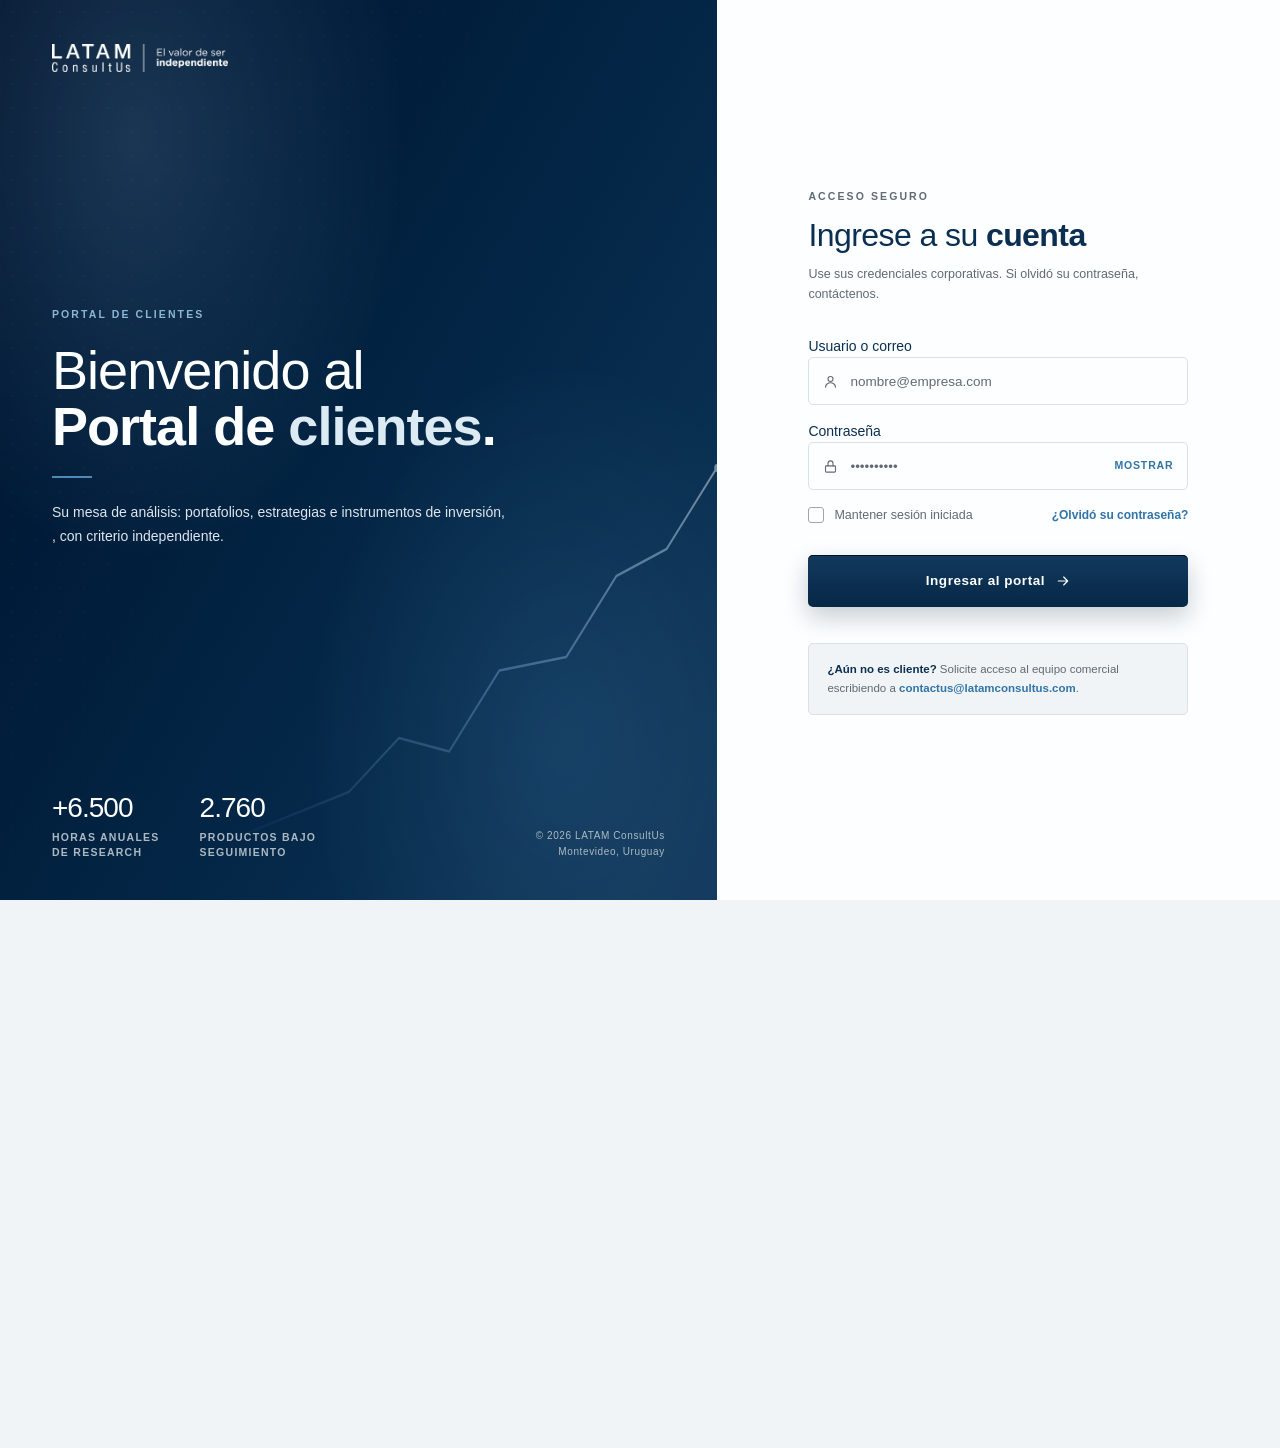
<file: index.html>
<!doctype html>
<html lang="es">
<head>
<meta charset="utf-8">
<title>Portal LATAM ConsultUs</title>
<meta http-equiv="refresh" content="0; url=login.html">
<link rel="canonical" href="login.html">
</head>
<body>
<p>Redirigiendo a <a href="login.html">login.html</a>…</p>
</body>
</html>
</file>
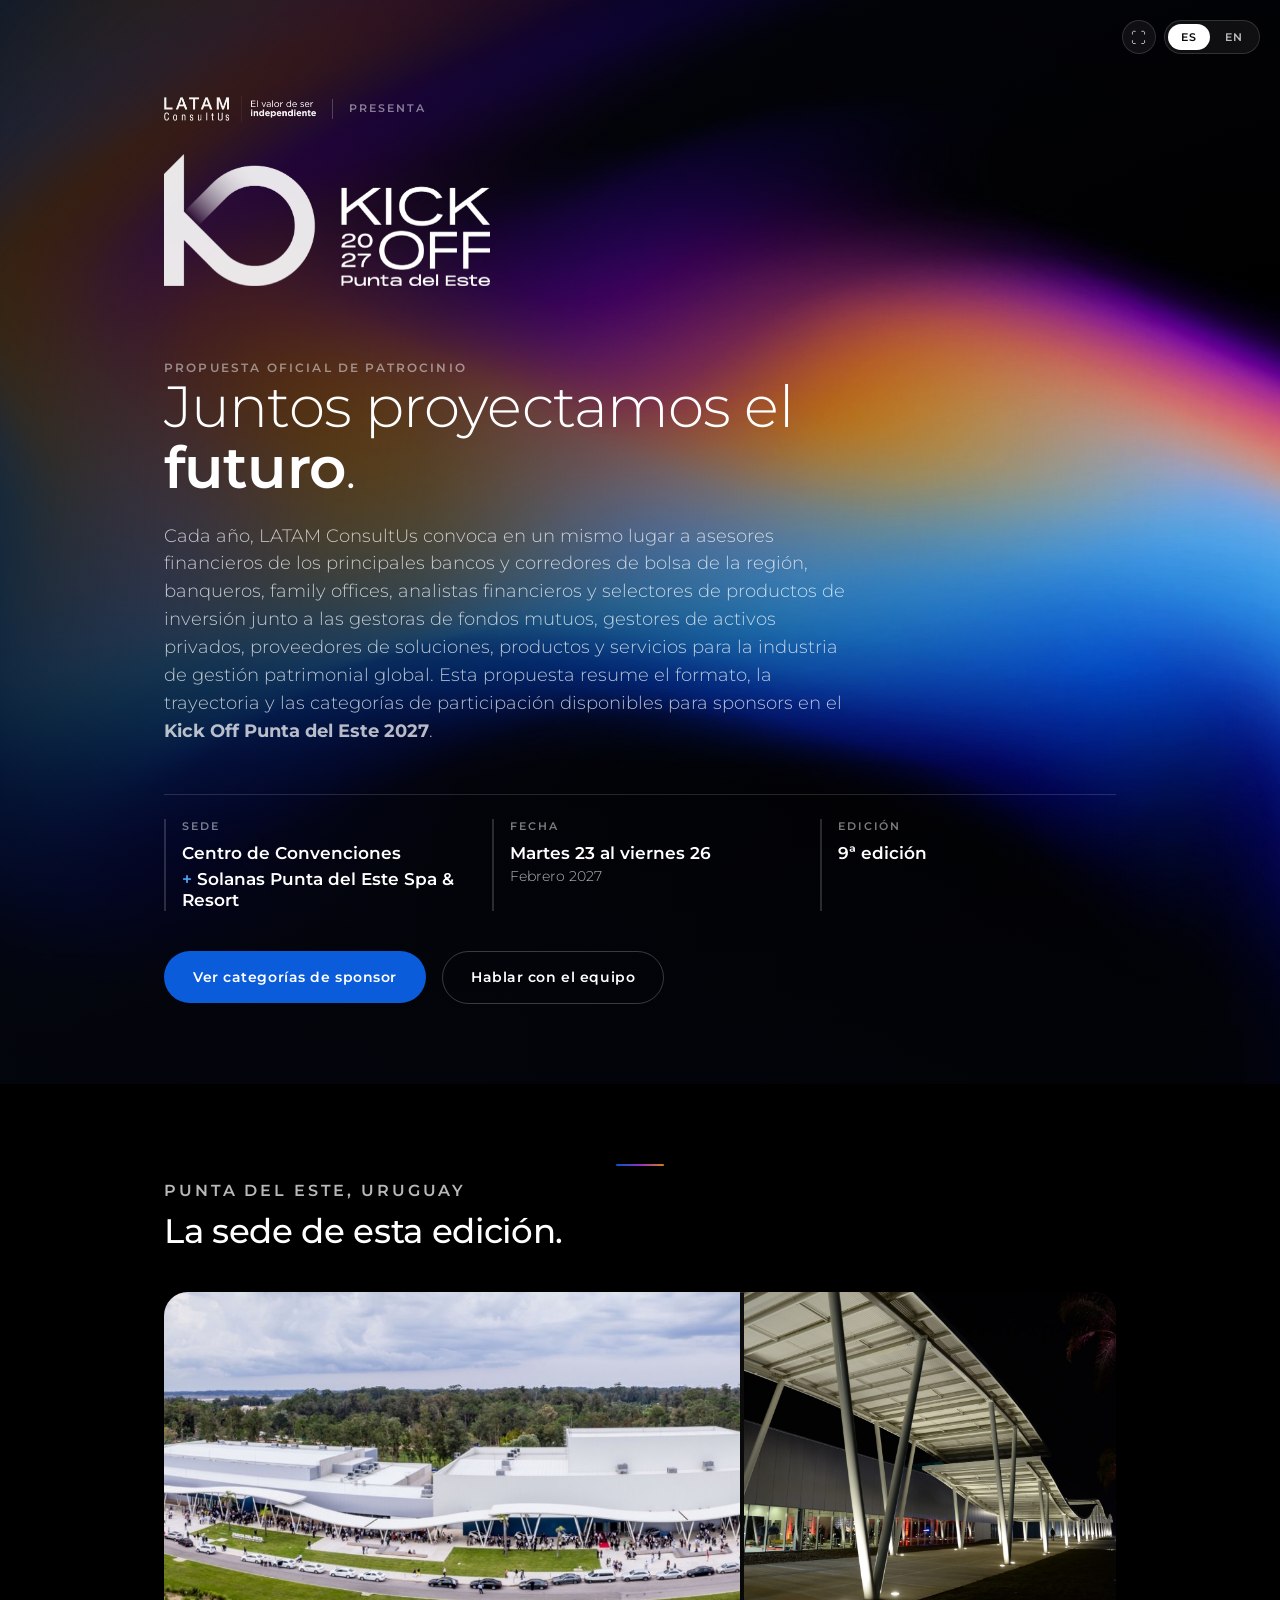
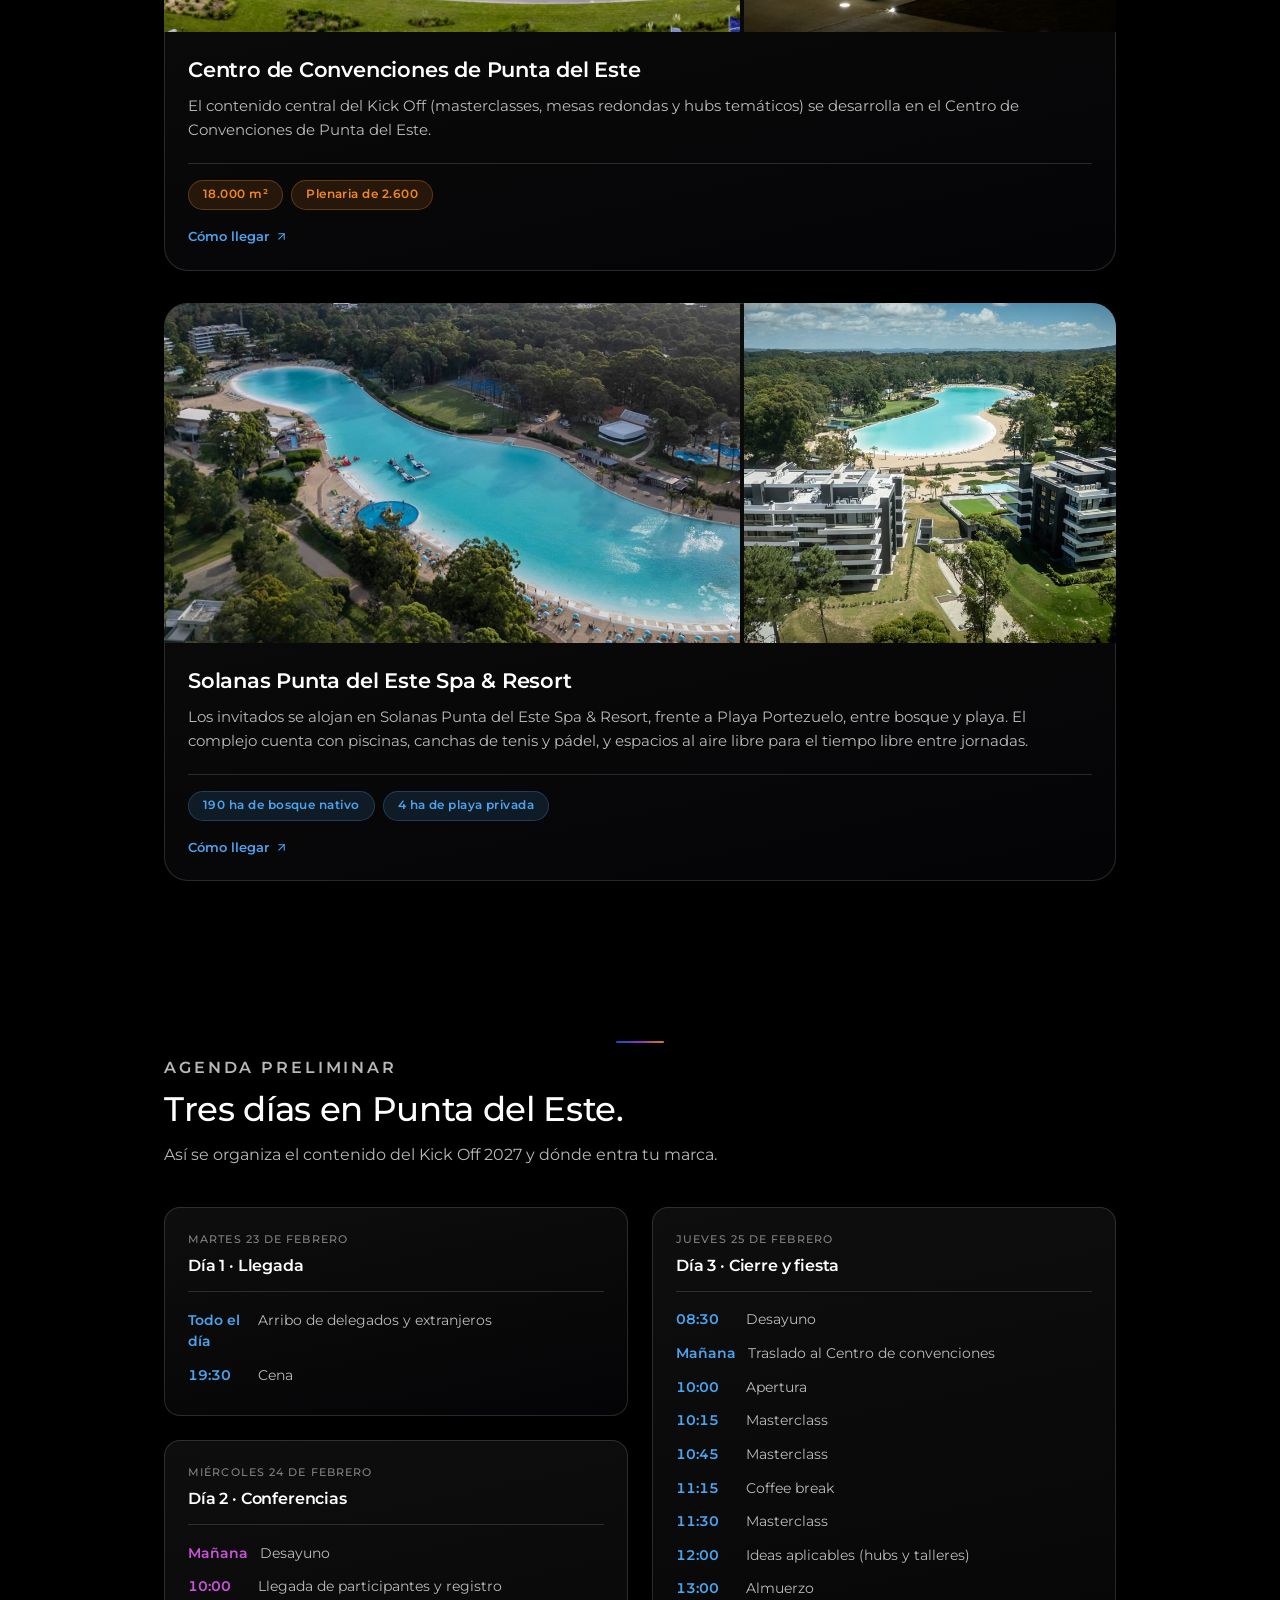
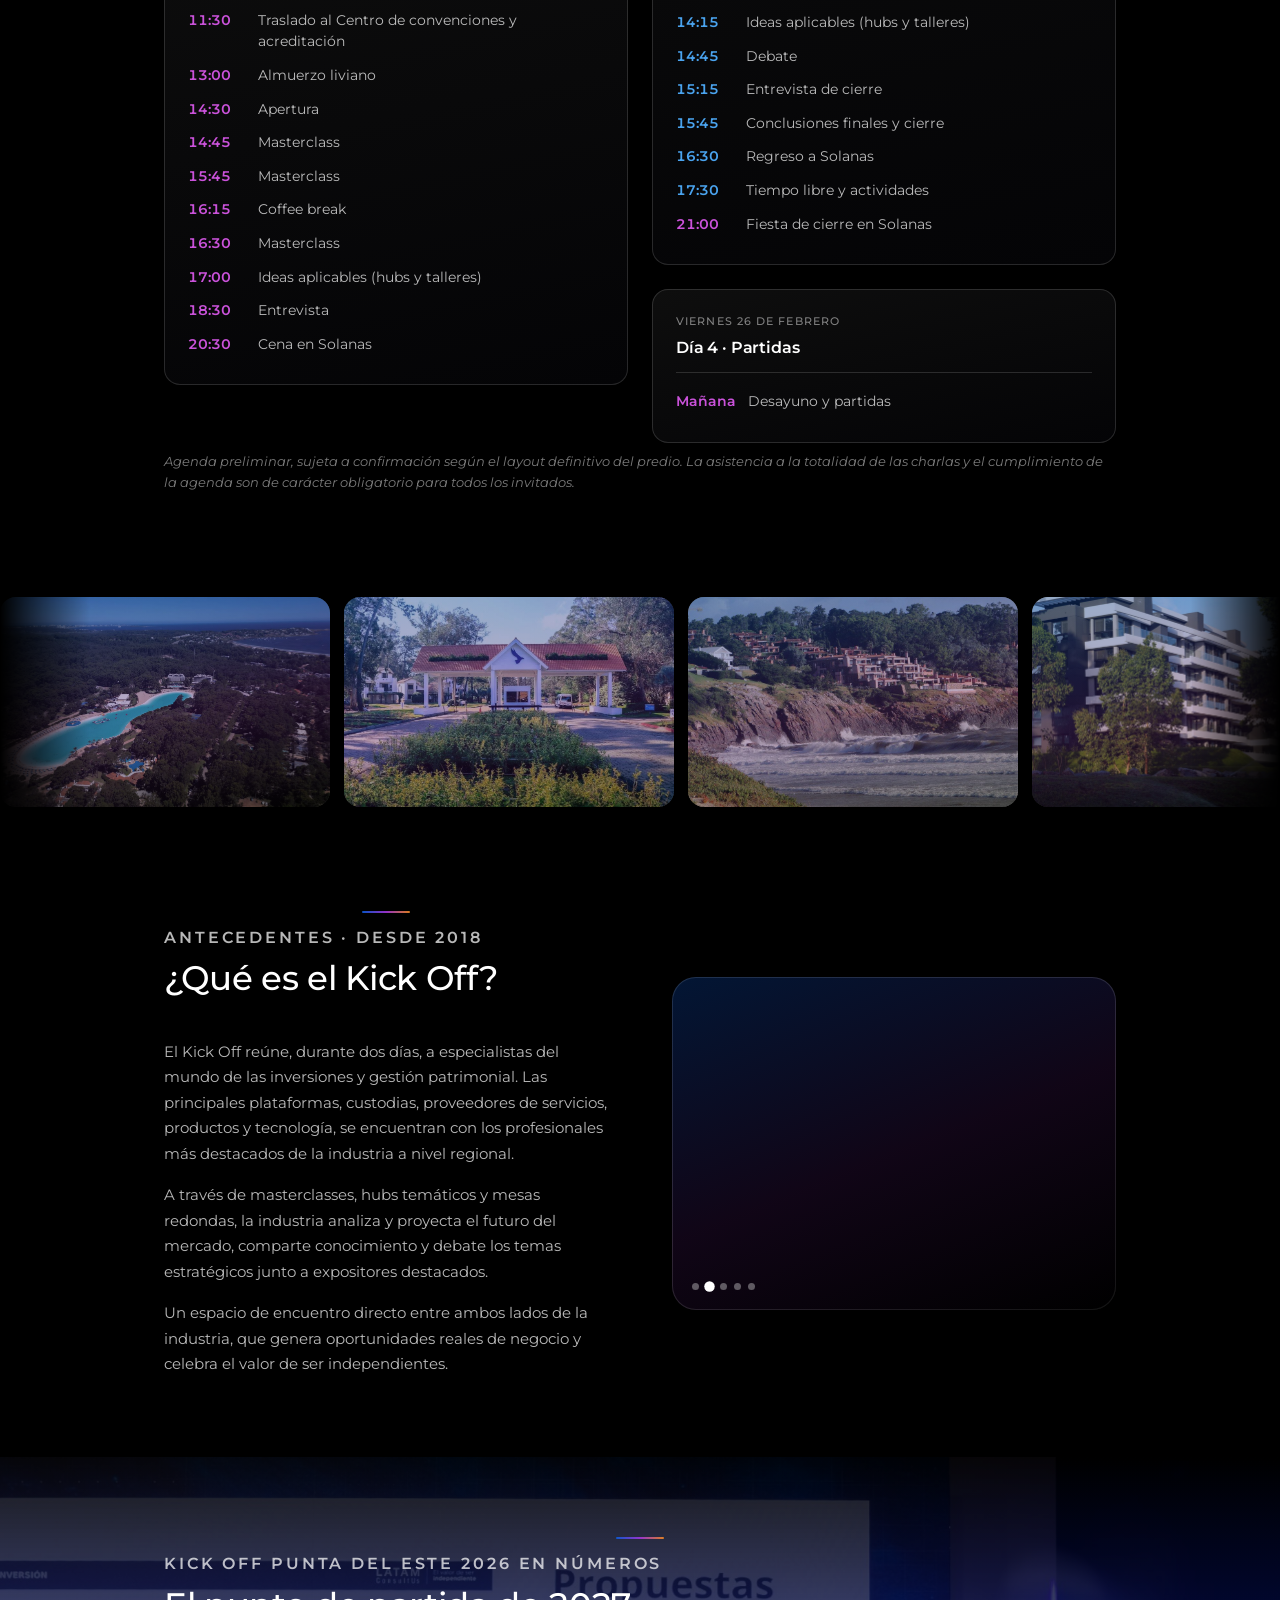
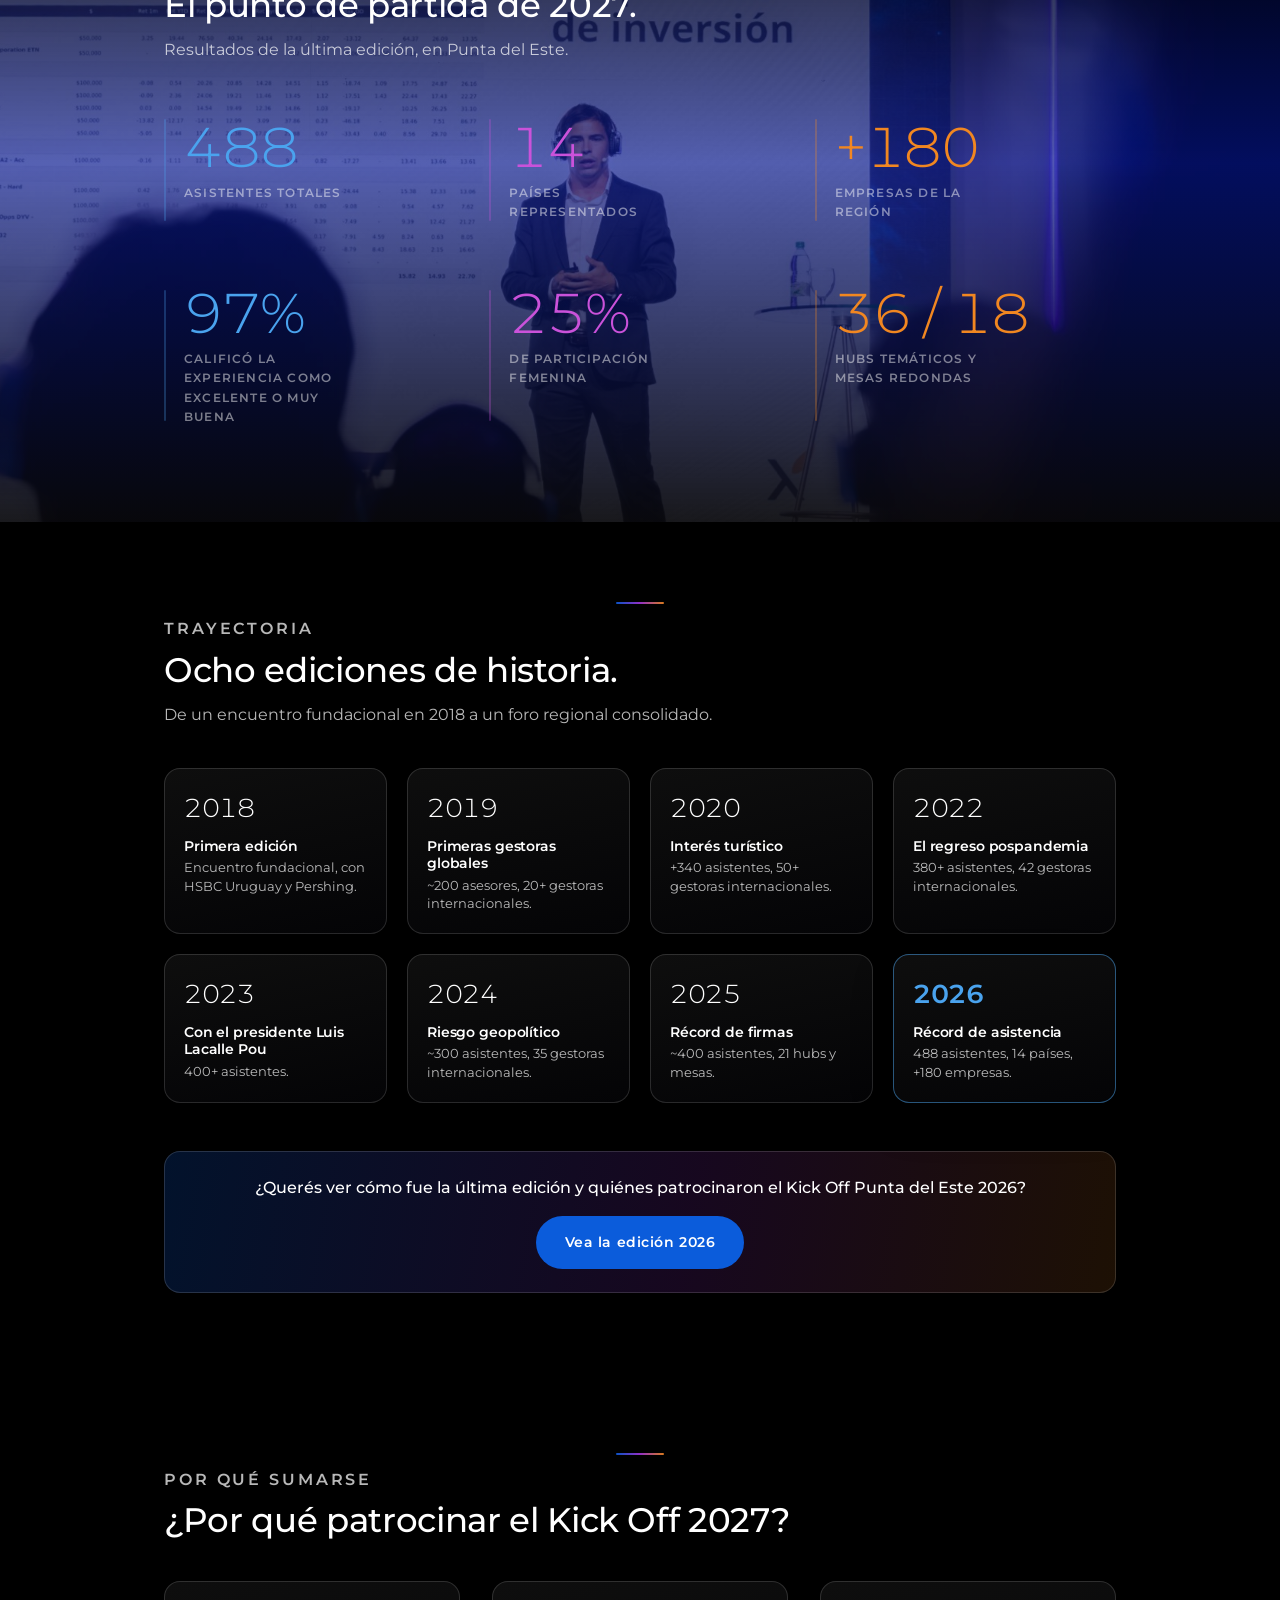
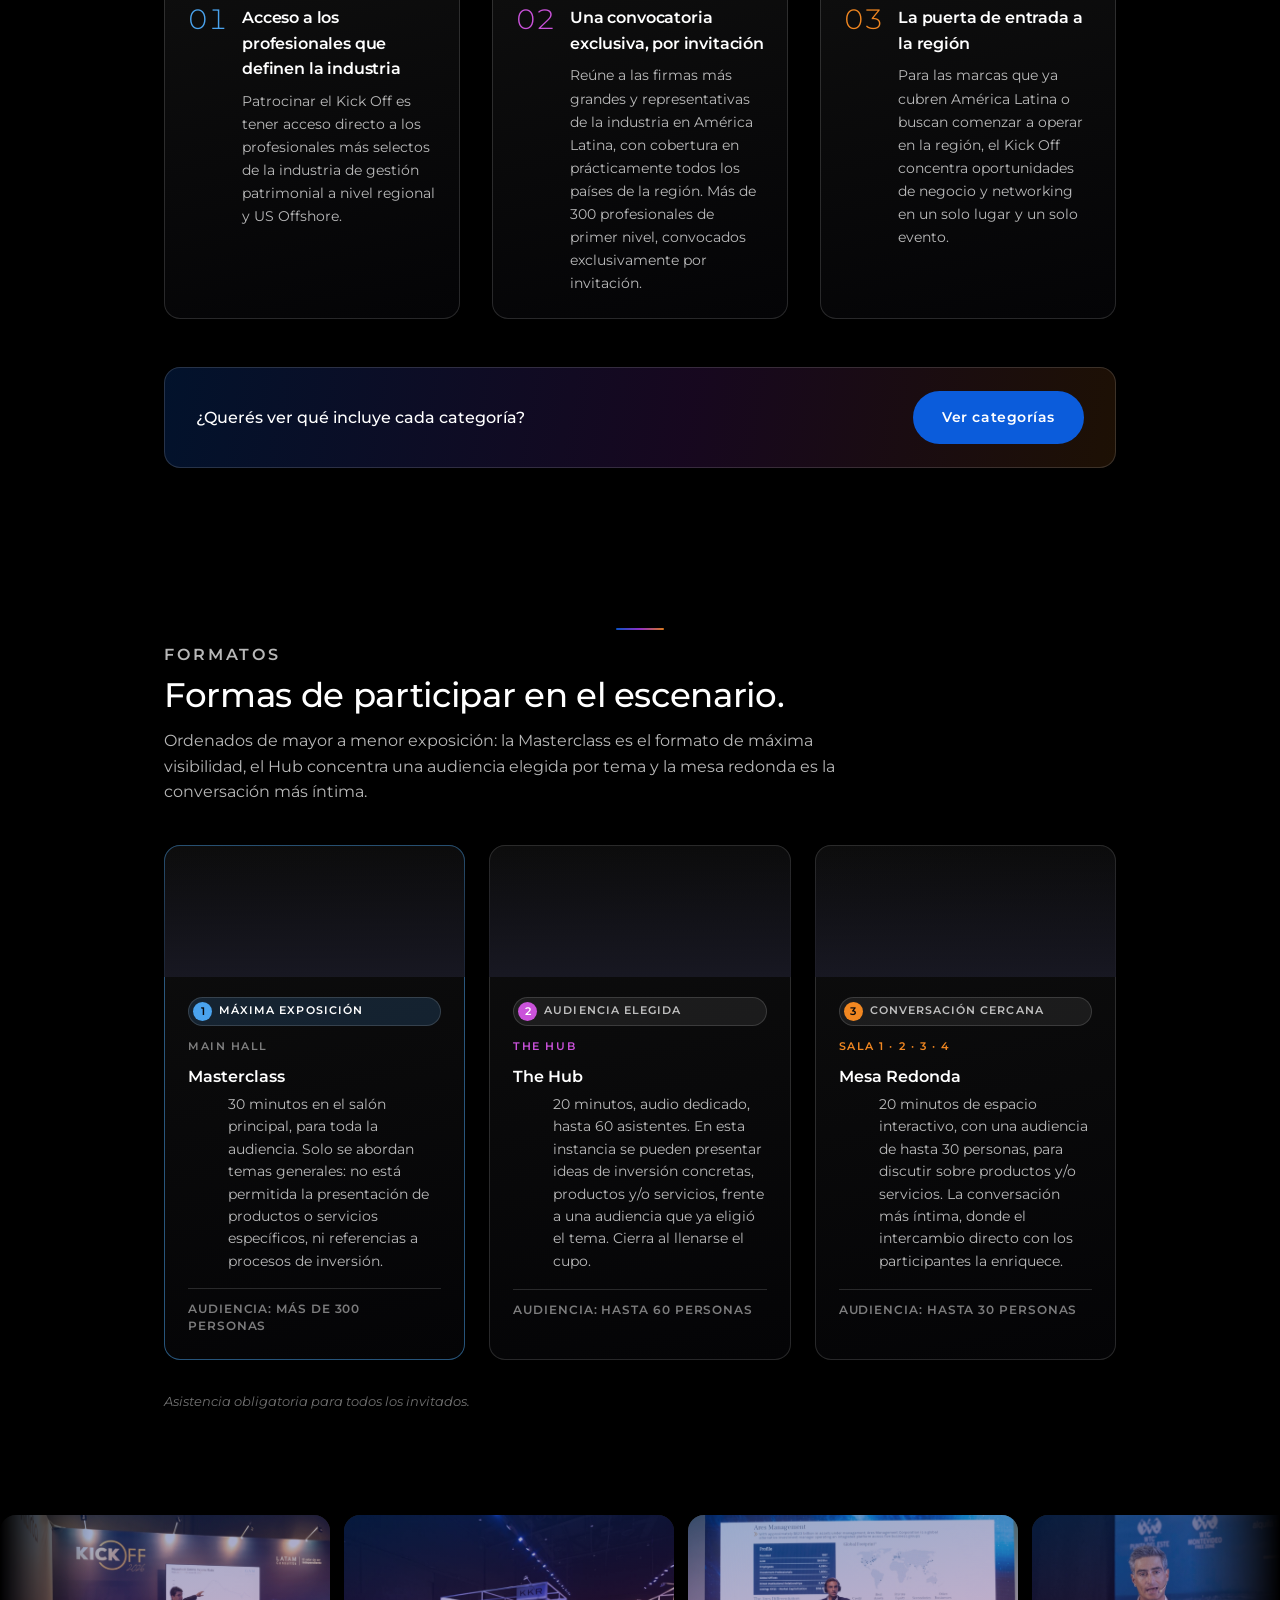
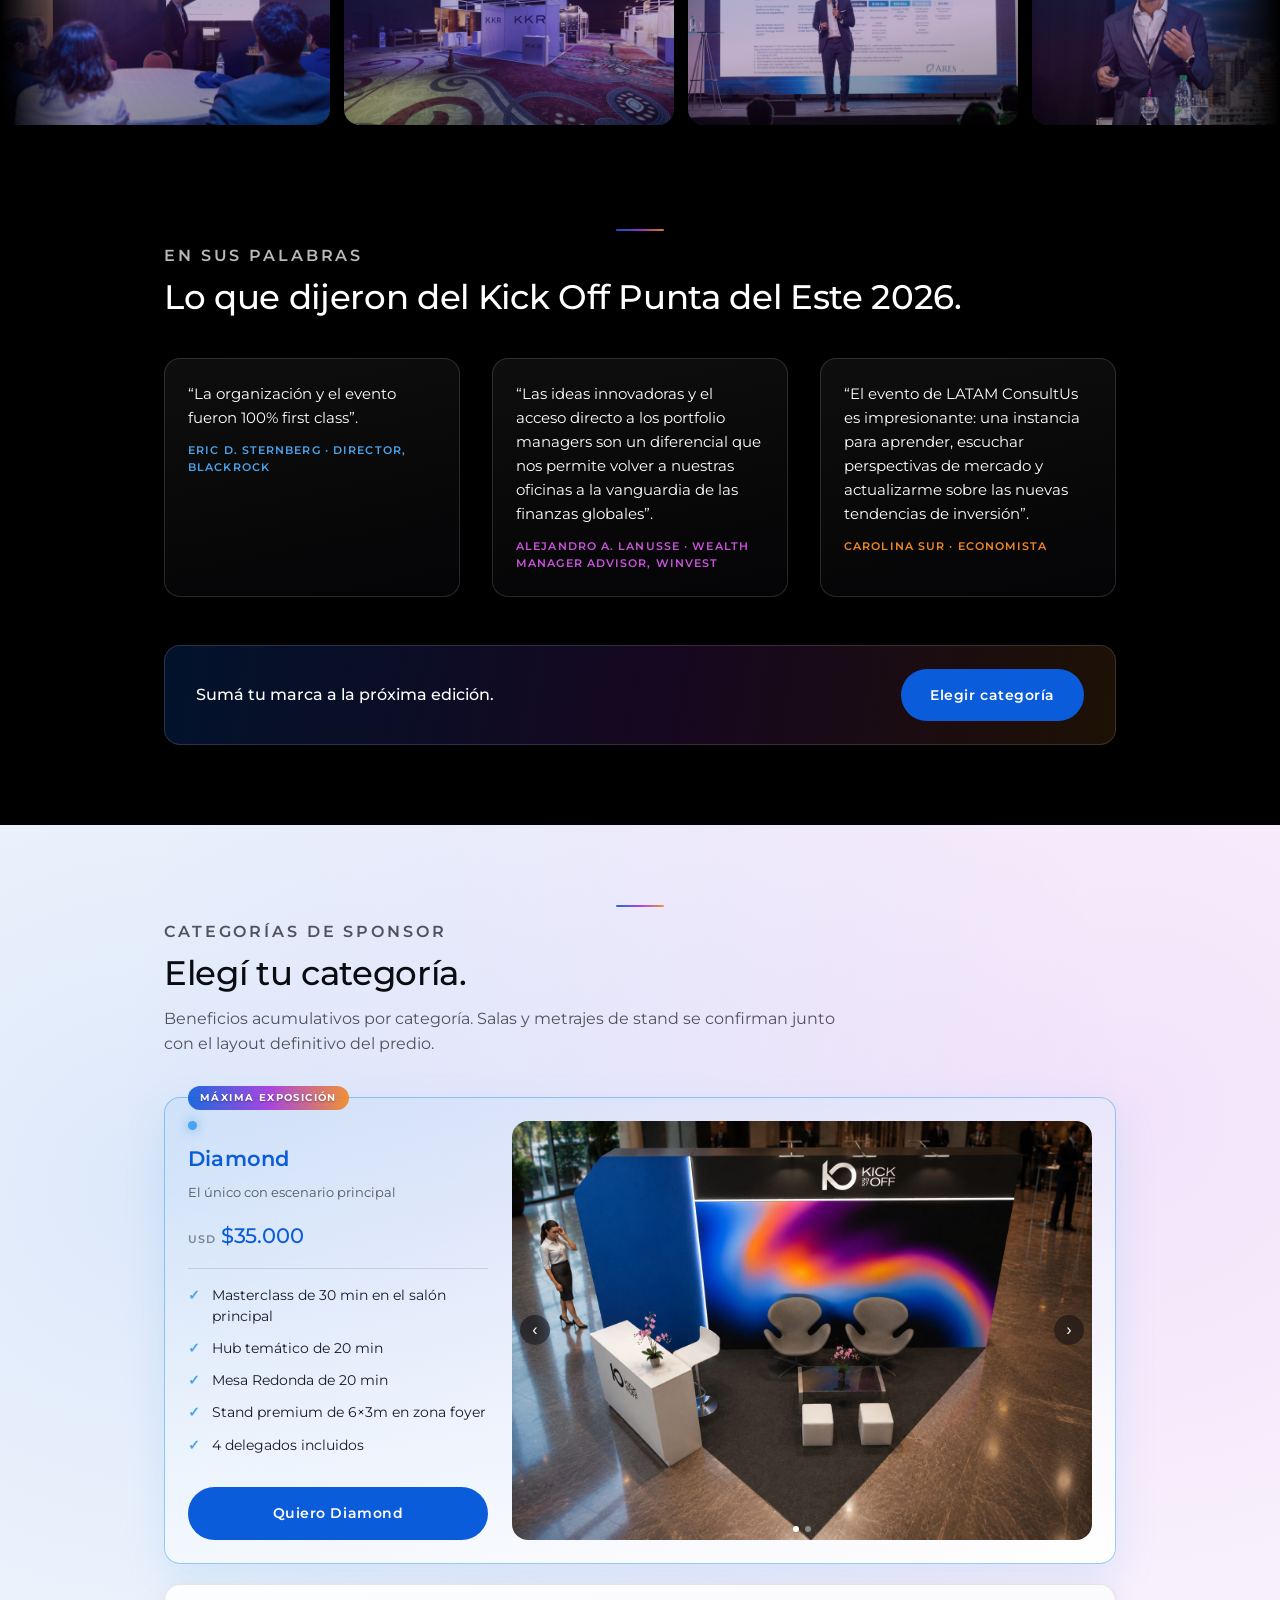
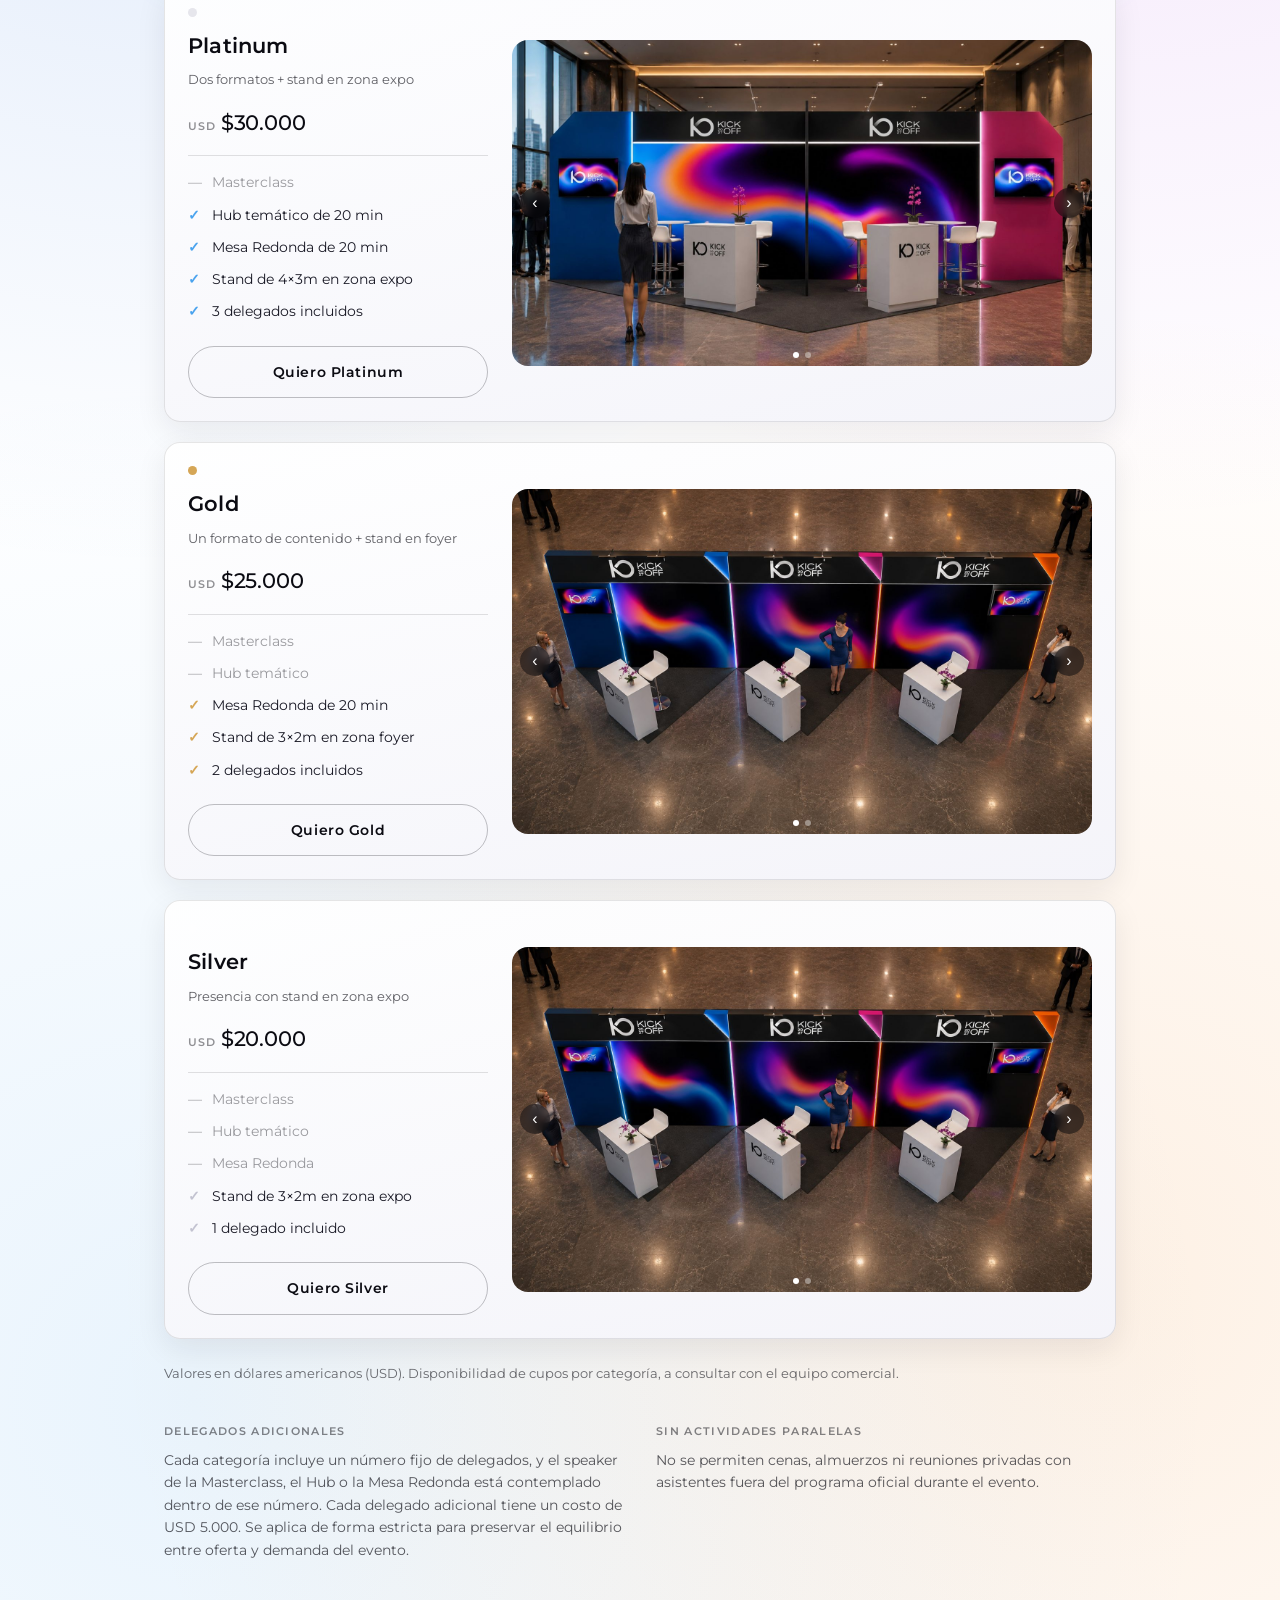
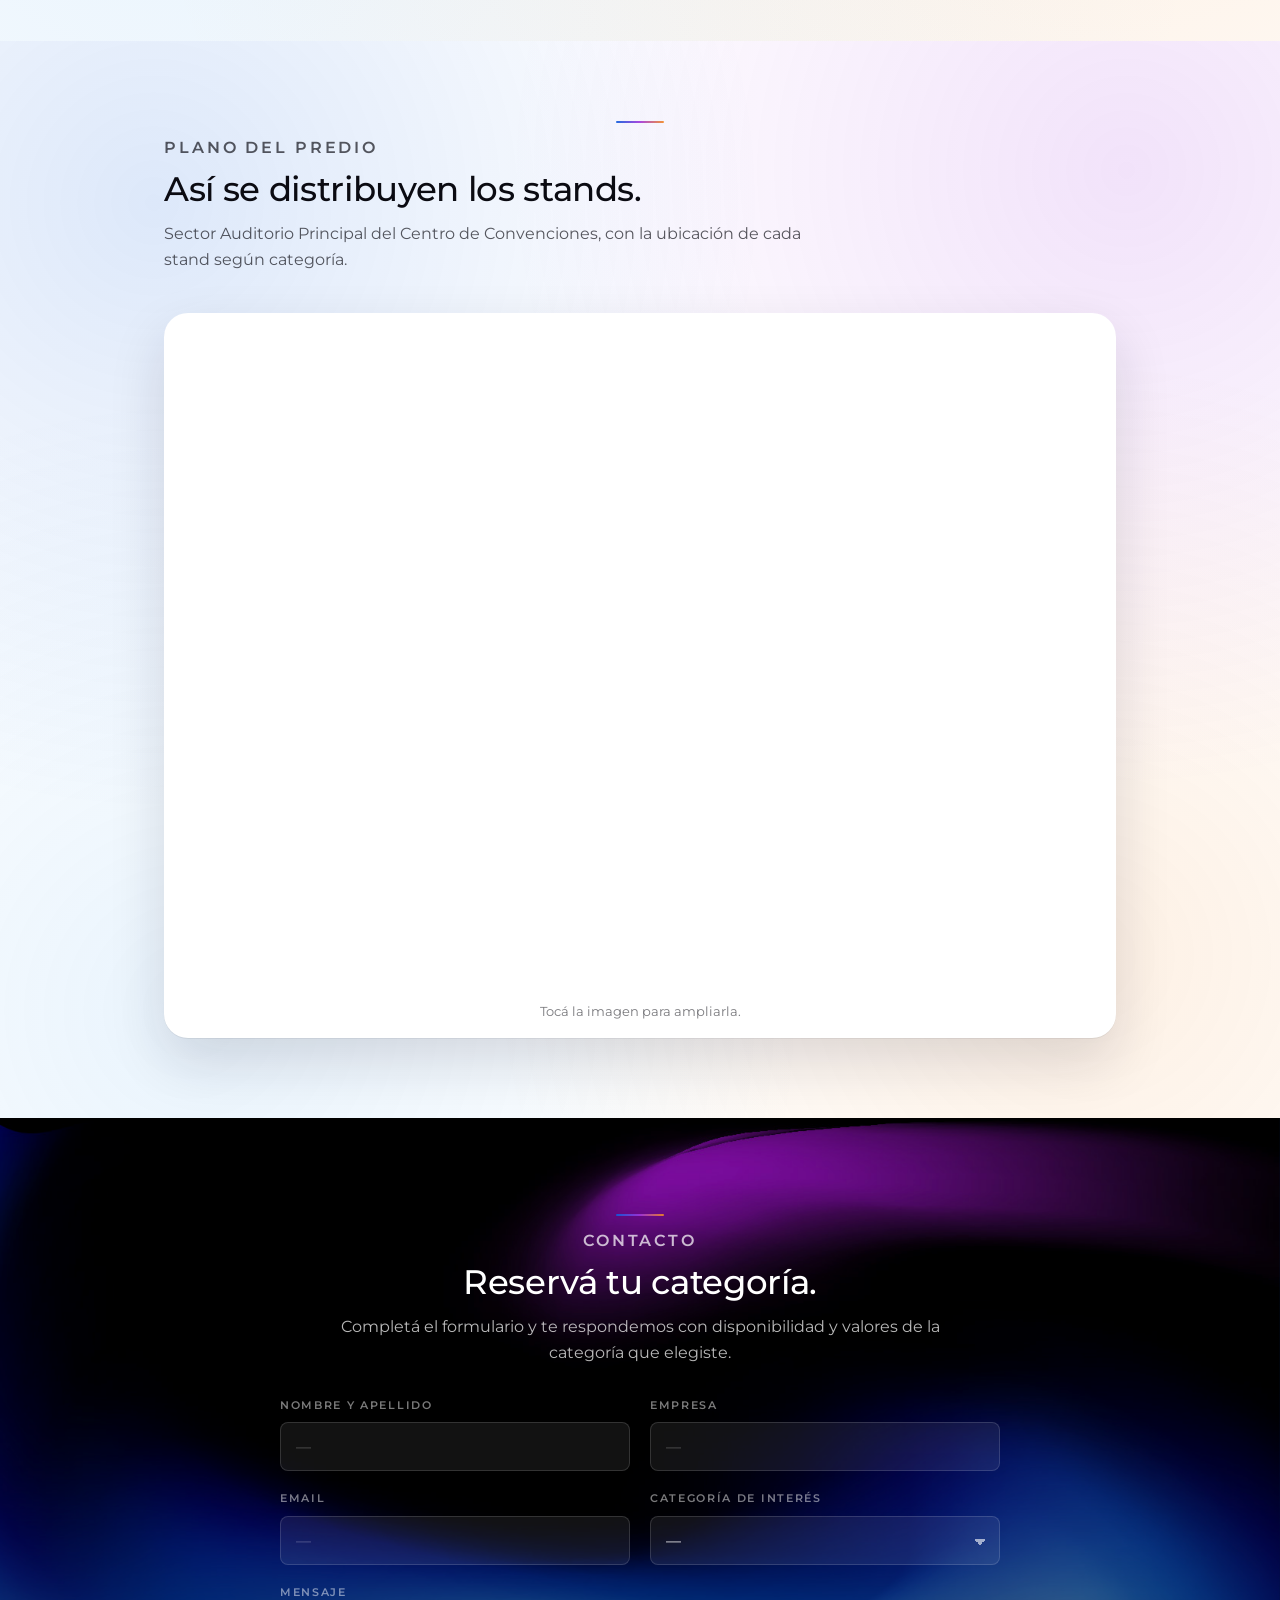
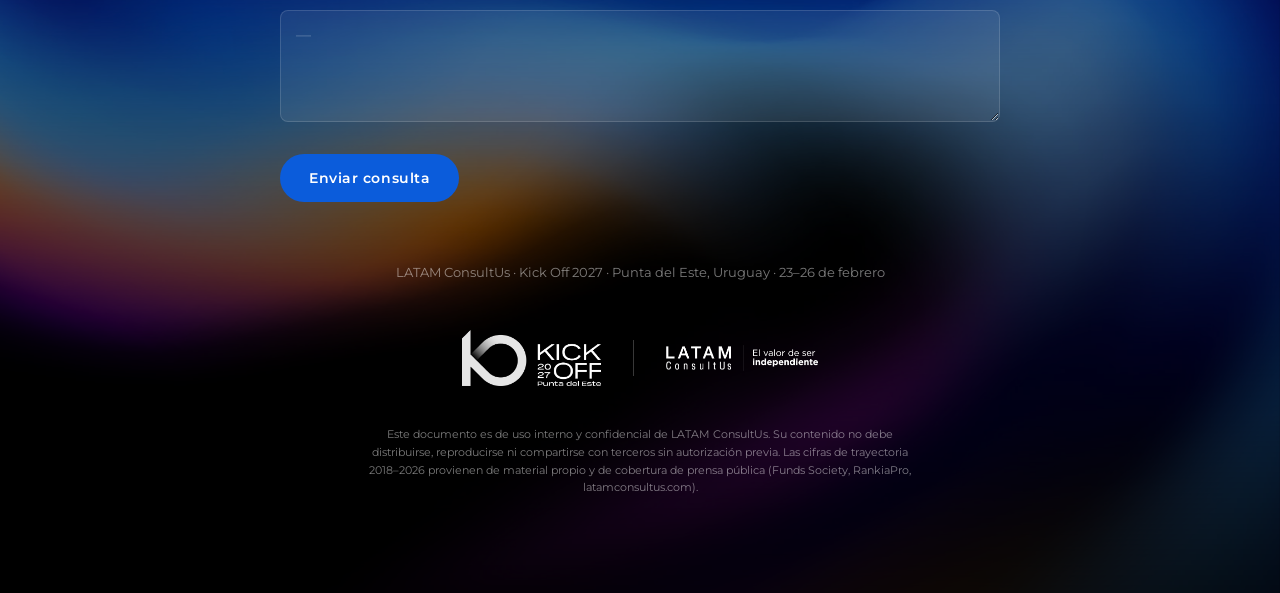
<file: kickoff2027-sponsors/index.html>
<!doctype html>
<html lang="es" data-lang="es">
<head>
<meta charset="utf-8">
<meta name="viewport" content="width=device-width, initial-scale=1">
<title>Kick Off 2027 · Propuesta de sponsors · LATAM ConsultUs</title>
<meta name="description" content="Propuesta oficial de patrocinio del Kick Off Punta del Este 2027 de LATAM ConsultUs: formatos, categorías Diamond, Platinum, Gold y Silver, agenda y trayectoria 2018–2026. 23–26 de febrero, Punta del Este.">
<meta name="author" content="LATAM ConsultUs">
<meta name="theme-color" content="#08080c">
<meta name="robots" content="noindex, nofollow">
<link rel="icon" href="https://latamconsult-us.github.io/Web/kickoff2027-sponsors/ko27-brand/logos/ko27-monogram-color.png" type="image/png">

<meta property="og:type" content="website">
<meta property="og:title" content="Kick Off 2027 · Propuesta de sponsors · LATAM ConsultUs">
<meta property="og:description" content="Juntos proyectamos el futuro. 23–26 de febrero de 2027, Punta del Este, Uruguay.">
<meta property="og:image" content="https://latamconsult-us.github.io/Web/kickoff2027-sponsors/media/share/og-image.jpg">
<meta property="og:image:width" content="1200">
<meta property="og:image:height" content="630">
<meta property="og:locale" content="es_UY">
<meta name="twitter:card" content="summary_large_image">
<meta name="twitter:image" content="https://latamconsult-us.github.io/Web/kickoff2027-sponsors/media/share/og-image.jpg">

<link rel="preconnect" href="https://fonts.googleapis.com">
<link rel="preconnect" href="https://fonts.gstatic.com" crossorigin>
<!-- Only the weights the CSS actually uses: 300/400/500/600/700 plus one italic. -->
<link href="https://fonts.googleapis.com/css2?family=Montserrat:ital,wght@0,300;0,400;0,500;0,600;0,700;1,400&display=swap" rel="stylesheet">
<!-- The two images that paint the first screen: fetch them alongside the CSS, not after it. -->
<link rel="preload" as="image" href="https://latamconsult-us.github.io/Web/kickoff2027-sponsors/ko27-brand/backgrounds/gradient-wide-01.jpg" fetchpriority="high">
<link rel="preload" as="image" href="https://latamconsult-us.github.io/Web/kickoff2027-sponsors/ko27-brand/logos/ko27-lockup-horizontal.png" fetchpriority="high">
<style>
  /* ============ KO27 design tokens (from the official Kick Off 2027 Punta del Este design system) ============ */
  :root{
    --ko-black:#000000;
    --ko-ink-900:#08080c; --ko-ink-800:#111118; --ko-ink-700:#1a1a26; --ko-ink-600:#252534;
    --ko-ink-500:#3a3a4d; --ko-ink-400:#5c5c73; --ko-ink-300:#8c8ca3; --ko-ink-200:#c3c3d1; --ko-ink-100:#e6e6ec;
    --ko-white:#ffffff;

    --ko-blue-deep:#04158f; --ko-blue:#0b5cdb; --ko-blue-bright:#0f65e0; --ko-sky:#4aa3ee; --ko-sky-pale:#a9cfec;
    --ko-violet-deep:#320087; --ko-violet:#6200a1; --ko-magenta:#a135dc; --ko-magenta-bright:#ca52da; --ko-pink:#dc65ad;
    --ko-coral:#dd5e4e; --ko-orange:#f18721; --ko-orange-bright:#f28820; --ko-amber:#d5a656;

    --surface-page:var(--ko-black);
    --surface-card:var(--ko-ink-700);
    --surface-scrim:rgba(0,0,0,.62);
    --surface-glass:rgba(255,255,255,.06);
    --surface-glass-strong:rgba(255,255,255,.12);

    --text-primary:var(--ko-white);
    --text-secondary:rgba(255,255,255,.72);
    --text-muted:rgba(255,255,255,.48);
    --text-link:var(--ko-sky);

    --border-hairline:rgba(255,255,255,.14);
    --border-subtle:rgba(255,255,255,.22);
    --border-strong:rgba(255,255,255,.44);

    --accent-primary:var(--ko-blue);
    --accent-primary-hover:var(--ko-blue-bright);
    --accent-secondary:var(--ko-magenta);
    --accent-tertiary:var(--ko-orange);

    --font-sans:"Montserrat","Helvetica Neue",Arial,sans-serif;
    --fw-light:300; --fw-regular:400; --fw-medium:500; --fw-semibold:600; --fw-bold:700;

    --space-1:4px; --space-2:8px; --space-3:12px; --space-4:16px; --space-5:20px; --space-6:24px;
    --space-8:32px; --space-10:40px; --space-12:48px; --space-16:64px; --space-20:80px; --space-24:96px;
    --gutter-desktop:64px; --container-max:1080px;

    --radius-sm:8px; --radius-md:12px; --radius-lg:16px; --radius-xl:24px; --radius-pill:999px; --radius-card:var(--radius-lg);
    --inset-hairline:inset 0 0 0 1px var(--border-hairline);

    --shadow-lg:0 24px 64px rgba(0,0,0,.65);
    --glow-blue:0 0 48px rgba(11,92,219,.45);
    --glow-magenta:0 0 48px rgba(161,53,220,.45);
    --glow-orange:0 0 48px rgba(242,136,32,.4);

    --gradient-spectrum-diagonal:linear-gradient(118deg,var(--ko-blue-deep) 0%,var(--ko-blue) 26%,var(--ko-sky) 44%,var(--ko-orange) 62%,var(--ko-magenta) 82%,var(--ko-violet-deep) 100%);
    --rule-spectrum:linear-gradient(90deg,rgba(11,92,219,.9),rgba(161,53,220,.9),rgba(242,136,32,.9));
    --scrim-bottom:linear-gradient(180deg,rgba(0,0,0,0) 0%,rgba(0,0,0,.72) 78%,rgba(0,0,0,.9) 100%);

    --ease-out:cubic-bezier(.16,1,.3,1);
    --ease-standard:cubic-bezier(.4,0,.2,1);
    --ease-drift:cubic-bezier(.45,.05,.55,.95);
    --dur-fast:160ms; --dur-base:240ms; --dur-reveal:720ms; --dur-drift:18s;
  }

  *{box-sizing:border-box;}
  html,body{margin:0;}
  body{
    background:var(--surface-page); color:var(--text-primary); font-family:var(--font-sans);
    font-size:16px; line-height:1.6; font-weight:var(--fw-regular); -webkit-font-smoothing:antialiased;
  }
  h1,h2,h3,h4{margin:0; font-weight:var(--fw-medium); letter-spacing:-0.01em;}
  p{margin:0;}
  a{color:var(--text-link); text-decoration:none; transition:color var(--dur-fast) var(--ease-standard);}
  a:hover{color:#fff;}
  img{display:block; max-width:100%;}
  ::selection{background:var(--ko-magenta); color:#fff;}

  .wrap{max-width:var(--container-max); margin:0 auto; padding:0 var(--space-6);}
  @media (min-width:900px){ .wrap{padding:0 var(--gutter-desktop);} }

  html{scroll-behavior:smooth;}
  section[id], footer[id]{ scroll-margin-top:112px; }
  @media (prefers-reduced-motion:reduce){ html{scroll-behavior:auto;} }

  .en{display:none;}
  html[data-lang="en"] .es{display:none;}
  html[data-lang="en"] .en{display:inline;}
  html[data-lang="en"] .en.block{display:block;}

  .eyebrow{ font-size:12px; font-weight:var(--fw-semibold); letter-spacing:.18em; text-transform:uppercase; color:var(--text-muted); }
  hr.accent{ height:2px; width:48px; border:0; margin:0 auto var(--space-3); border-radius:var(--radius-pill); background:var(--rule-spectrum); }

  /* ---------- Top-right controls: fullscreen + lang toggle ---------- */
  .topctrl{ position:fixed; top:var(--space-5); right:var(--space-5); z-index:50; display:flex; align-items:center; gap:8px; }
  .fs-btn{
    width:34px; height:34px; border-radius:50%; border:1px solid var(--border-hairline);
    background:var(--surface-glass); backdrop-filter:blur(18px); color:var(--text-secondary);
    display:flex; align-items:center; justify-content:center; cursor:pointer; font-size:15px; line-height:1;
    transition:background var(--dur-fast) var(--ease-standard), color var(--dur-fast) var(--ease-standard);
  }
  .fs-btn:hover{ color:#fff; background:rgba(255,255,255,.14); }
  .fs-btn.on-light{ background:rgba(255,255,255,.82); border-color:rgba(11,11,18,.12); color:rgba(11,11,18,.6); box-shadow:0 16px 40px rgba(20,20,40,.18); }
  .fs-btn.on-light:hover{ color:var(--ko-ink-900); }

  /* ---------- Lang toggle ---------- */
  .langtoggle{
    display:flex; gap:2px; border:1px solid var(--border-hairline); border-radius:var(--radius-pill); padding:3px;
    background:var(--surface-glass); backdrop-filter:blur(18px);
  }
  .langtoggle button{
    background:transparent; border:none; color:var(--text-secondary); font-family:var(--font-sans);
    font-size:11px; font-weight:var(--fw-semibold); letter-spacing:.1em;
    padding:6px 13px; border-radius:var(--radius-pill); cursor:pointer;
    transition:background var(--dur-fast) var(--ease-standard), color var(--dur-fast) var(--ease-standard), transform var(--dur-fast) var(--ease-out);
  }
  .langtoggle button.active{ background:#fff; color:var(--ko-ink-900); }
  .langtoggle button:active{ transform:scale(.92); }
  /* Flipped look while floating over the white Categorías section */
  .langtoggle.on-light{ background:rgba(255,255,255,.82); border-color:rgba(11,11,18,.12); box-shadow:0 16px 40px rgba(20,20,40,.18); }
  .langtoggle.on-light button{ color:rgba(11,11,18,.6); }
  .langtoggle.on-light button.active{ background:var(--ko-ink-900); color:#fff; }

  /* ---------- Gradient surface (the real supplied mesh renders) ----------
     A CSS approximation of the mesh paints with the first frame, so the hero already
     reads as branded while the real render arrives instead of flashing black. */
  .surface{
    position:relative; overflow:hidden;
    background:
      radial-gradient(120% 90% at 12% 8%, rgba(50,0,135,.85), rgba(0,0,0,0) 60%),
      radial-gradient(100% 80% at 82% 22%, rgba(11,92,219,.8), rgba(0,0,0,0) 62%),
      radial-gradient(90% 80% at 68% 88%, rgba(161,53,220,.6), rgba(0,0,0,0) 60%),
      radial-gradient(80% 70% at 22% 92%, rgba(241,135,33,.42), rgba(0,0,0,0) 60%),
      var(--ko-black);
  }
  .surface .mesh{
    position:absolute; top:0; left:0; width:100%; height:100%; object-fit:cover; object-position:center; z-index:0;
    transform-origin:center center;
  }
  /* Fade the real render in over the CSS stand-in so the swap is not a visible jump. */
  .surface img.mesh{
    animation:drift var(--dur-drift) var(--ease-drift) infinite alternate, meshIn 700ms var(--ease-out) both;
  }
  @keyframes meshIn{ from{ opacity:0; } to{ opacity:1; } }
  /* The loop sits on top of the still and fades in once it can actually play,
     so the hero never shows a blank frame while the file loads. */
  .surface video.mesh-video{ opacity:0; transition:opacity 900ms var(--ease-out); animation:none; }
  .surface video.mesh-video.ready{ opacity:1; }
  @media (prefers-reduced-motion:reduce){ .surface video.mesh-video{ display:none; } }

  .surface .scrim{ position:absolute; inset:0; background:var(--scrim-bottom); z-index:1; }
  /* The hero keeps the motion readable behind the headline: darkened where the text sits
     on the left, and left almost clear on the right so the gradient stays visible. */
  .hero .scrim{
    background:
      linear-gradient(96deg, rgba(4,6,14,.80) 0%, rgba(4,6,14,.62) 34%, rgba(4,6,14,.26) 62%, rgba(4,6,14,.04) 88%, rgba(4,6,14,0) 100%),
      linear-gradient(180deg, rgba(4,6,14,.34) 0%, rgba(4,6,14,0) 26%, rgba(4,6,14,0) 62%, rgba(4,6,14,.48) 100%);
  }
  @media (max-width:760px){
    .hero .scrim{ background:linear-gradient(180deg, rgba(4,6,14,.5) 0%, rgba(4,6,14,.62) 45%, rgba(4,6,14,.8) 100%); }
  }
  .surface .wrap{ position:relative; z-index:2; }
  @keyframes drift{ from{ transform:scale(1.05) translate(0,0); } to{ transform:scale(1.18) translate(-1.5%,1.5%); } }
  @media (prefers-reduced-motion:reduce){ .surface img.mesh{ animation:none; } }

  /* ---------- Hero ---------- */
  .hero{ padding:var(--space-24) 0 var(--space-20); }
  .hero .logo{ height:132px; margin-bottom:var(--space-16); }
  @media (max-width:600px){ .hero .logo{ height:82px; } }

  /* LATAM ConsultUs presents Kick Off — the parent brand leads the page. */
  .cobrand{ display:flex; align-items:center; gap:var(--space-4); margin-bottom:var(--space-8); }
  .cobrand img{ height:26px; opacity:.95; }
  .cobrand .cobrand-sep{ width:1px; height:20px; background:var(--border-subtle); }
  .cobrand span:not(.cobrand-sep){ font-size:11px; font-weight:var(--fw-semibold); letter-spacing:.18em; text-transform:uppercase; color:var(--text-muted); }
  @media (max-width:600px){ .cobrand img{ height:20px; } }
  .hero h1{
    font-size:clamp(34px,5.4vw,58px); font-weight:var(--fw-light); line-height:1.05; letter-spacing:-0.015em;
    max-width:20ch; color:#fff;
  }
  .hero h1 strong{ font-weight:var(--fw-semibold); color:#fff; }

  .hero p.lead{ margin-top:var(--space-6); font-size:18px; font-weight:var(--fw-light); line-height:1.55; color:var(--text-secondary); max-width:58ch; }
  /* Three equal columns, each label stacked over a two-line value, so the block reads as a data strip. */
  .hero .meta{ display:grid; grid-template-columns:repeat(3,1fr); gap:var(--space-8);
    margin-top:var(--space-12); padding-top:var(--space-6); border-top:1px solid var(--border-hairline); }
  .hero .meta > div{ padding-left:var(--space-4); border-left:2px solid rgba(255,255,255,.16); }
  .hero .meta dt{ font-size:10.5px; font-weight:var(--fw-semibold); letter-spacing:.18em; text-transform:uppercase; color:var(--text-muted); margin-bottom:var(--space-2); }
  .hero .meta dd{ margin:0; }
  .hero .meta .dd-main{ display:block; font-size:17px; font-weight:var(--fw-semibold); line-height:1.25; color:#fff; }
  .hero .meta .dd-sub{ display:block; margin-top:2px; font-size:13.5px; font-weight:var(--fw-light); line-height:1.35; color:var(--text-secondary); }
  html[data-lang="en"] .hero .meta .dd-main .en{ display:block; }
  @media (max-width:760px){ .hero .meta{ grid-template-columns:1fr; gap:var(--space-5); } }
  .hero .ctas{ display:flex; gap:var(--space-4); margin-top:var(--space-10); flex-wrap:wrap; }

  /* ---------- Hero entrance: staggered rise, plays once on load.
       CSS-only on purpose — a JS-driven version leaves the hero blank if scripts are blocked or throttled. ---------- */
  @keyframes heroRise{ from{ opacity:0; transform:translateY(18px); } to{ opacity:1; transform:none; } }
  .hero .logo, .hero .eyebrow, .hero h1, .hero p.lead, .hero .meta, .hero .ctas{
    animation:heroRise 760ms var(--ease-out) both;
  }
  .hero .eyebrow{ animation-delay:110ms; }
  .hero h1{ animation-delay:170ms; }
  .hero p.lead{ animation-delay:250ms; }
  .hero .meta{ animation-delay:340ms; }
  .hero .ctas{ animation-delay:420ms; }
  @media (prefers-reduced-motion:reduce){
    .hero .logo, .hero .eyebrow, .hero h1, .hero p.lead, .hero .meta, .hero .ctas{ animation:none; }
  }

  /* ---------- Buttons (pill, per KO27 Button component) ---------- */
  .btn{
    display:inline-flex; align-items:center; gap:8px; font-family:var(--font-sans);
    font-size:14px; font-weight:var(--fw-semibold); letter-spacing:.04em; padding:14px 28px;
    border-radius:var(--radius-pill); cursor:pointer; white-space:nowrap;
    transition:background var(--dur-fast) var(--ease-standard), border-color var(--dur-fast) var(--ease-standard), box-shadow var(--dur-fast) var(--ease-standard), transform var(--dur-fast) var(--ease-standard);
  }
  .btn-primary{ background:var(--accent-primary); color:#fff; border:1px solid transparent; }
  .btn-primary:hover{ background:var(--accent-primary-hover); box-shadow:var(--glow-blue); }
  .btn-outline{ background:transparent; color:#fff; border:1px solid var(--border-subtle); }
  .btn-outline:hover{ background:var(--surface-glass); border-color:var(--border-strong); }
  .btn:active{ transform:scale(.985); }

  /* ---------- Section scaffold ---------- */
  section{ padding:var(--space-20) 0; }
  /* The head spans the full column so the accent rule centres on the page, not on a
     narrower text block; the copy keeps its own measure. */
  .sec-head{ margin-bottom:var(--space-10); }
  .sec-head h2, .sec-head > p{ max-width:64ch; }
  .sec-head h2{ font-size:clamp(26px,3.4vw,34px); font-weight:var(--fw-medium); line-height:1.2; color:#fff; margin:var(--space-2) 0 var(--space-3); }
  .sec-head p{ font-size:16px; line-height:1.6; color:var(--text-secondary); max-width:62ch; }

  /* ---------- Reveal on scroll: fade + 16px rise, per motion tokens. No glow, no box. ---------- */
  .reveal{ opacity:0; transform:translateY(16px); transition:opacity var(--dur-reveal) var(--ease-out), transform var(--dur-reveal) var(--ease-out); }
  .reveal.in{ opacity:1; transform:none; }
  @media (prefers-reduced-motion:reduce){ .reveal{ opacity:1; transform:none; transition:none; } }

  /* ---------- Staggered grids: container fades as one, children cascade ---------- */
  .stagger{ opacity:1; transform:none; }
  .stagger > *{ opacity:0; transform:translateY(20px); transition:opacity 620ms var(--ease-out), transform 620ms var(--ease-out); }
  .stagger.in > *{ opacity:1; transform:none; }
  .stagger > *:nth-child(1){ transition-delay:0ms; }
  .stagger > *:nth-child(2){ transition-delay:60ms; }
  .stagger > *:nth-child(3){ transition-delay:120ms; }
  .stagger > *:nth-child(4){ transition-delay:180ms; }
  .stagger > *:nth-child(5){ transition-delay:240ms; }
  .stagger > *:nth-child(6){ transition-delay:300ms; }
  .stagger > *:nth-child(7){ transition-delay:340ms; }
  .stagger > *:nth-child(8){ transition-delay:380ms; }
  @media (prefers-reduced-motion:reduce){ .stagger > *{ opacity:1; transform:none; transition:none; } }

  /* ---------- About grid (¿Qué es el Kick Off?) ---------- */
  .about-stack{ display:flex; flex-direction:column; gap:var(--space-4); }
  .about-stack p{ font-size:15px; line-height:1.7; color:var(--text-secondary); }

  /* ---------- Card hover: lift + brighten hairline (per KO27 Card component). Gated to real hover devices so touch taps don't get stuck mid-lift. ---------- */
  @media (hover:hover) and (pointer:fine){
    .principle:hover, .fmt:hover, .opp:hover, .qcard:hover, .day:hover{
      transform:translateY(-4px);
      box-shadow:inset 0 0 0 1px var(--border-subtle), 0 20px 44px rgba(0,0,0,.36);
    }
  }

  /* ---------- Stat grid ---------- */
  .stats{ display:grid; grid-template-columns:repeat(3,1fr); gap:var(--space-8) var(--space-6); }
  .stats.reveal{ opacity:1; transform:none; }
  .stats > .stat{ opacity:0; transform:translateY(22px) scale(.96); transition:opacity 620ms var(--ease-out), transform 620ms var(--ease-out); }
  .stats.in > .stat{ opacity:1; transform:none; }
  .stats > .stat:nth-child(1){ transition-delay:0ms; }
  .stats > .stat:nth-child(2){ transition-delay:90ms; }
  .stats > .stat:nth-child(3){ transition-delay:180ms; }
  .stats > .stat:nth-child(4){ transition-delay:270ms; }
  .stats > .stat:nth-child(5){ transition-delay:360ms; }
  .stats > .stat:nth-child(6){ transition-delay:450ms; }
  .stat{ padding:var(--space-4) var(--space-4) var(--space-4) var(--space-5); border-radius:var(--radius-card); position:relative; }
  /* The stat carries its accent as `color` so the rule can pick it up via currentColor. */
  .stats > .stat:nth-child(3n+1){ color:var(--ko-sky); }
  .stats > .stat:nth-child(3n+2){ color:var(--ko-magenta-bright); }
  .stats > .stat:nth-child(3n+3){ color:var(--ko-orange); }
  .stat::before{ content:""; position:absolute; left:0; top:12%; bottom:12%; width:2px; border-radius:var(--radius-pill);
    background:currentColor; opacity:.28; transition:opacity var(--dur-base) var(--ease-standard), top var(--dur-base) var(--ease-out), bottom var(--dur-base) var(--ease-out); }
  .stat .n{ display:block; font-size:clamp(34px,4.4vw,56px); font-weight:var(--fw-light); line-height:1; letter-spacing:-0.02em; font-variant-numeric:tabular-nums;
    transform-origin:left center; transition:transform 420ms var(--ease-out), filter 420ms var(--ease-out); }
  .stat .n.c-blue{ color:var(--ko-sky); }
  .stat .n.c-magenta{ color:var(--ko-magenta-bright); }
  .stat .n.c-orange{ color:var(--ko-orange); }
  .stat .l{ margin-top:var(--space-2); font-size:12px; font-weight:var(--fw-semibold); letter-spacing:.1em; text-transform:uppercase; color:var(--text-muted); max-width:22ch;
    transition:color var(--dur-base) var(--ease-standard); }
  /* Hovering a stat blows the figure up and lights its rule — the numbers are the proof, so they get to react. */
  @media (hover:hover) and (pointer:fine){
    .stat{ transition:background var(--dur-base) var(--ease-standard); }
    .stat:hover{ background:rgba(255,255,255,.045); }
    .stat:hover .n{ transform:scale(1.16); filter:drop-shadow(0 0 26px currentColor); }
    .stat:hover .l{ color:#fff; }
    .stat:hover::before{ opacity:1; top:0; bottom:0; }
  }
  @media (prefers-reduced-motion:reduce){ .stats > .stat{ opacity:1; transform:none; transition:none; } }
  @media (max-width:760px){ .stats{ grid-template-columns:repeat(2,1fr); } }

  .demand{ margin-top:var(--space-10); padding-top:var(--space-6); border-top:1px solid var(--border-hairline); display:flex; gap:var(--space-5); align-items:baseline; flex-wrap:wrap; }
  .demand .n{ font-size:20px; font-weight:var(--fw-semibold); color:var(--ko-sky); white-space:nowrap; }
  .demand p{ font-size:14px; color:var(--text-secondary); line-height:1.6; }
  .demand p strong{ color:#fff; }

  /* ---------- Principles ---------- */
  .principles{ display:grid; grid-template-columns:repeat(3,1fr); gap:var(--space-8); }
  .principle{ display:flex; gap:var(--space-4); padding:var(--space-6); box-shadow:var(--inset-hairline); border-radius:var(--radius-card); transition:transform var(--dur-base) var(--ease-out), box-shadow var(--dur-base) var(--ease-out); }
  .principle .idx{ font-size:28px; font-weight:var(--fw-light); line-height:1; min-width:38px; color:var(--ko-sky); font-variant-numeric:tabular-nums; }
  .principle h3{ font-size:16px; font-weight:var(--fw-semibold); margin-bottom:var(--space-2); color:#fff; }
  .principle p{ font-size:14px; line-height:1.65; color:var(--text-secondary); }
  @media (max-width:760px){ .principles{ grid-template-columns:1fr; } }

  /* "Lo nuevo en 2027": label column + four numbered cards instead of a flat bullet list. */
  /* align-items:stretch keeps all four cards the same height whatever the copy length. */
  .whatsnew{ margin-top:var(--space-12); padding-top:var(--space-8); border-top:1px solid var(--border-hairline);
    display:grid; grid-template-columns:200px repeat(4,minmax(0,1fr)); gap:var(--space-5); align-items:stretch; }
  .whatsnew .wn-head{ align-self:start; }
  .whatsnew .wn-head .eyebrow{ display:block; max-width:12ch; line-height:1.5; }
  .wn-card{ padding:var(--space-5); border-radius:var(--radius-card); box-shadow:var(--inset-hairline);
    display:flex; flex-direction:column;
    background:linear-gradient(168deg, rgba(255,255,255,.05), rgba(8,8,12,.42));
    transition:transform var(--dur-base) var(--ease-out), box-shadow var(--dur-base) var(--ease-out); }
  .wn-card p{ flex:1; }
  .wn-card .wn-num{ display:block; font-size:12px; font-weight:var(--fw-semibold); letter-spacing:.14em; color:var(--ko-sky); margin-bottom:var(--space-3); font-variant-numeric:tabular-nums; }
  .wn-card:nth-of-type(3) .wn-num{ color:var(--ko-magenta-bright); }
  .wn-card:nth-of-type(4) .wn-num{ color:var(--ko-orange); }
  .wn-card:nth-of-type(5) .wn-num{ color:var(--ko-sky); }
  .wn-card h4{ font-size:14.5px; font-weight:var(--fw-semibold); color:#fff; margin-bottom:var(--space-2); }
  .wn-card p{ font-size:13.5px; line-height:1.6; color:var(--text-secondary); }
  @media (hover:hover) and (pointer:fine){ .wn-card:hover{ transform:translateY(-4px); box-shadow:inset 0 0 0 1px var(--border-subtle), 0 18px 40px rgba(0,0,0,.34); } }
  @media (max-width:1000px){ .whatsnew{ grid-template-columns:repeat(2,1fr); } .whatsnew .wn-head{ grid-column:1 / -1; position:static; } }
  @media (max-width:640px){ .whatsnew{ grid-template-columns:1fr; } }

  /* ---------- Inline call-to-action band, repeated between sections ---------- */
  .cta-band{
    margin-top:var(--space-12); padding:var(--space-6) var(--space-8);
    border-radius:var(--radius-lg); box-shadow:var(--inset-hairline);
    background:linear-gradient(100deg, rgba(11,92,219,.20), rgba(161,53,220,.14) 55%, rgba(241,135,33,.12));
    display:flex; align-items:center; justify-content:space-between; gap:var(--space-6); flex-wrap:wrap;
  }
  .cta-band p{ font-size:16px; font-weight:var(--fw-medium); color:#fff; }
  @media (max-width:600px){ .cta-band{ flex-direction:column; align-items:flex-start; padding:var(--space-5); } }

  /* ---------- Formats ---------- */
  /* Equal columns and equal heights; Masterclass leads through its frame and badge, not its size. */
  .formats{ display:grid; grid-template-columns:repeat(3,minmax(0,1fr)); gap:var(--space-6); align-items:stretch; }
  .fmt{ position:relative; padding:var(--space-6); box-shadow:var(--inset-hairline); border-radius:var(--radius-card);
    display:flex; flex-direction:column;
    transition:transform var(--dur-base) var(--ease-out), box-shadow var(--dur-base) var(--ease-out); }
  .fmt dd{ flex:1; }
  .fmt.rank-1{ box-shadow:inset 0 0 0 1px rgba(74,163,238,.5), 0 22px 54px rgba(0,0,0,.4); }
  .rank-badge{ display:inline-flex; align-items:center; gap:7px; margin-bottom:var(--space-3);
    padding:5px 12px 5px 5px; border-radius:var(--radius-pill);
    font-size:10.5px; font-weight:var(--fw-semibold); letter-spacing:.1em; text-transform:uppercase;
    background:rgba(255,255,255,.07); box-shadow:var(--inset-hairline); color:var(--text-secondary); }
  .rank-badge .rank-n{ display:inline-flex; align-items:center; justify-content:center;
    width:19px; height:19px; border-radius:50%; font-size:11px; letter-spacing:0; color:var(--ko-ink-900); background:#fff; }
  .fmt.rank-1 .rank-badge{ background:rgba(74,163,238,.16); color:#fff; }
  .fmt.rank-1 .rank-badge .rank-n{ background:var(--ko-sky); color:var(--ko-ink-900); }
  .fmt.rank-2 .rank-badge .rank-n{ background:var(--ko-magenta-bright); color:#fff; }
  .fmt.rank-3 .rank-badge .rank-n{ background:var(--ko-orange); color:var(--ko-ink-900); }
  /* Two lines reserved: the longest label wraps, so all three footers start on the same line. */
  .fmt-audience{ margin-top:var(--space-4); padding-top:var(--space-3); border-top:1px solid var(--border-hairline);
    font-size:11.5px; line-height:1.5; min-height:calc(3em + var(--space-3));
    font-weight:var(--fw-semibold); letter-spacing:.08em; text-transform:uppercase; color:var(--text-muted); }
  .fmt-note{ margin-top:var(--space-8); font-size:13px; line-height:1.5; color:var(--text-muted); font-style:italic; }
  .fmt .tag{ display:block; font-size:11px; font-weight:var(--fw-semibold); letter-spacing:.14em; text-transform:uppercase; color:var(--text-muted); margin-bottom:var(--space-2); }
  .fmt dt{ font-size:16px; font-weight:var(--fw-semibold); color:#fff; margin-bottom:var(--space-1); }
  .fmt dd{ font-size:14px; line-height:1.6; color:var(--text-secondary); }
  @media (max-width:760px){ .formats{ grid-template-columns:1fr; } }

  /* ---------- Speakers (names + firms, no photos) ---------- */

  .firms-wall{ margin-top:var(--space-16); }
  .firms-tier{ margin-top:var(--space-8); }
  .firms-tier .tier-label{ display:inline-flex; align-items:center; gap:8px; font-size:13px; font-weight:var(--fw-semibold); letter-spacing:.12em; text-transform:uppercase; }
  .firms-tier .tier-label::before{ content:""; width:8px; height:8px; border-radius:50%; }
  .firms-tier.diamond .tier-label{ color:var(--ko-sky); }
  .firms-tier.diamond .tier-label::before{ background:var(--ko-sky); box-shadow:0 0 10px rgba(74,163,238,.7); }
  .firms-tier.platinum .tier-label{ color:var(--ko-ink-100); }
  .firms-tier.platinum .tier-label::before{ background:var(--ko-ink-100); }
  .firms-tier.gold .tier-label{ color:var(--ko-amber); }
  .firms-tier.gold .tier-label::before{ background:var(--ko-amber); }
  .firms-tier.silver .tier-label{ color:var(--text-muted); }
  .firms-tier.silver .tier-label::before{ background:var(--text-muted); }
  .firms-wall .list{ display:flex; flex-wrap:wrap; gap:var(--space-3) var(--space-6); margin-top:var(--space-4); }
  .firms-wall .list span{ font-size:14.5px; font-weight:var(--fw-medium); color:var(--text-secondary); letter-spacing:.01em; transition:color var(--dur-fast) var(--ease-standard); }
  .firms-wall .list span:hover{ color:#fff; }

  /* ---------- Sponsorship plans: one row per tier, category info left / stand photo right ---------- */
  .plans{ display:flex; flex-direction:column; gap:var(--space-5); }
  .plan{ position:relative; display:flex; align-items:stretch; gap:var(--space-6); padding:var(--space-6);
    border-radius:var(--radius-lg); box-shadow:var(--inset-hairline);
    background:linear-gradient(168deg, rgba(255,255,255,.06), rgba(8,8,12,.52));
    backdrop-filter:blur(6px);
    transition:transform var(--dur-base) var(--ease-out), box-shadow var(--dur-base) var(--ease-out); }
  .plan-body{ flex:0 0 300px; min-width:0; display:flex; flex-direction:column; }
  .plan-diamond{ box-shadow:inset 0 0 0 1px rgba(74,163,238,.55), 0 24px 60px rgba(0,0,0,.44);
    background:linear-gradient(168deg, rgba(74,163,238,.16), rgba(8,8,12,.56)); }
  @media (hover:hover) and (pointer:fine){
    .plan:hover{ transform:translateY(-6px); box-shadow:inset 0 0 0 1px var(--border-subtle), 0 26px 56px rgba(0,0,0,.4); }
    .plan-diamond:hover{ box-shadow:inset 0 0 0 1px rgba(74,163,238,.8), 0 30px 68px rgba(0,0,0,.5); }
  }
  .plan-flag{ position:absolute; top:-11px; left:var(--space-6);
    padding:4px 12px; border-radius:var(--radius-pill);
    font-size:10px; font-weight:var(--fw-bold); letter-spacing:.14em; text-transform:uppercase;
    color:#fff; text-shadow:0 1px 2px rgba(0,0,0,.35); background:var(--rule-spectrum); white-space:nowrap; }
  .plan header{ padding-bottom:var(--space-4); margin-bottom:var(--space-4); border-bottom:1px solid var(--border-hairline); }
  .plan .plan-dot{ display:block; width:9px; height:9px; border-radius:50%; margin-bottom:var(--space-3); }
  .plan-diamond .plan-dot{ background:var(--ko-sky); box-shadow:0 0 12px rgba(74,163,238,.85); }
  .plan-platinum .plan-dot{ background:var(--ko-ink-100); }
  .plan-gold .plan-dot{ background:var(--ko-amber); }
  .plan-silver .plan-dot{ background:var(--text-muted); }
  .plan h3{ font-size:21px; font-weight:var(--fw-semibold); color:#fff; letter-spacing:.01em; }
  .plan-diamond h3{ color:var(--ko-sky); }
  .plan .plan-sub{ margin-top:var(--space-2); font-size:13px; line-height:1.5; color:var(--text-secondary); }
  .plan .plan-price{ margin-top:var(--space-4); font-size:21px; font-weight:var(--fw-medium); color:#fff; letter-spacing:-.005em; }
  .plan .plan-price .cur{ font-size:11px; font-weight:var(--fw-semibold); letter-spacing:.08em; color:var(--text-muted); margin-right:5px; }
  .plan-diamond .plan-price{ color:var(--ko-sky); }
  .plan-gold .plan-price{ color:var(--ko-amber); }
  .plan-list{ list-style:none; margin:0 0 var(--space-6); padding:0; display:flex; flex-direction:column; gap:var(--space-3); flex:1; }
  .plan-list li{ position:relative; padding-left:24px; font-size:13.5px; line-height:1.5; color:#fff; }
  .plan-list li::before{ position:absolute; left:0; top:0; font-weight:var(--fw-bold); }
  .plan-list li.yes::before{ content:"\2713"; color:var(--ko-sky); }
  .plan-list li.no{ color:var(--text-muted); }
  .plan-list li.no::before{ content:"\2014"; color:var(--text-muted); font-weight:var(--fw-regular); }
  .plan-diamond .plan-list li.yes::before{ color:var(--ko-sky); }
  .plan-gold .plan-list li.yes::before{ color:var(--ko-amber); }
  .plan-silver .plan-list li.yes::before{ color:var(--ko-ink-200); }
  .plan-cta{ justify-content:center; width:100%; }
  .plan.is-picked{ box-shadow:inset 0 0 0 2px var(--ko-sky), 0 26px 60px rgba(0,0,0,.46); }
  .plan-stand{ flex:1; min-width:0; align-self:center; border-radius:var(--radius-lg); overflow:hidden; }
  @media (max-width:900px){
    .plan{ flex-direction:column; }
    .plan-body{ flex:none; width:100%; }
    .plan-stand{ flex:none; width:100%; }
  }

  .tiers-note{ margin-top:var(--space-6); font-size:13px; color:var(--text-secondary); }

  .guidelines{ margin-top:var(--space-10); display:grid; grid-template-columns:1fr 1fr; gap:var(--space-8); }
  .guidelines h4{ font-size:11px; text-transform:uppercase; letter-spacing:.12em; color:var(--text-muted); font-weight:var(--fw-semibold); margin-bottom:var(--space-2); }
  .guidelines p{ font-size:14px; color:var(--text-secondary); line-height:1.6; }
  @media (max-width:700px){ .guidelines{ grid-template-columns:1fr; } }

  /* ---------- Categorías: the one light section — white ground, multicolour hue, to make it pop ---------- */
  #categorias{
    background:
      radial-gradient(circle at 12% 15%, rgba(11,92,219,.14), transparent 42%),
      radial-gradient(circle at 88% 12%, rgba(161,53,220,.14), transparent 42%),
      radial-gradient(circle at 85% 85%, rgba(241,135,33,.12), transparent 42%),
      radial-gradient(circle at 15% 90%, rgba(74,163,238,.12), transparent 42%),
      #ffffff;
  }
  #categorias .eyebrow{ color:rgba(11,11,18,.55); }
  #categorias .sec-head h2{ color:#0b0b12; }
  #categorias .sec-head p{ color:rgba(11,11,18,.68); }
  #categorias .plan{
    background:linear-gradient(168deg, rgba(255,255,255,.92), rgba(244,244,250,.96));
    box-shadow:inset 0 0 0 1px rgba(11,11,18,.10), 0 10px 30px rgba(20,20,40,.08);
    backdrop-filter:none;
  }
  #categorias .plan-diamond{
    box-shadow:inset 0 0 0 1px rgba(74,163,238,.55), 0 16px 40px rgba(74,163,238,.16);
    background:linear-gradient(168deg, rgba(74,163,238,.10), rgba(255,255,255,.96));
  }
  @media (hover:hover) and (pointer:fine){
    #categorias .plan:hover{ box-shadow:inset 0 0 0 1px rgba(11,11,18,.18), 0 16px 34px rgba(20,20,40,.12); }
    #categorias .plan-diamond:hover{ box-shadow:inset 0 0 0 1px rgba(74,163,238,.8), 0 20px 46px rgba(74,163,238,.22); }
  }
  #categorias .plan h3{ color:#0b0b12; }
  #categorias .plan-diamond h3{ color:var(--ko-blue); }
  #categorias .plan-sub{ color:rgba(11,11,18,.65); }
  #categorias .plan-price{ color:#0b0b12; }
  #categorias .plan-price .cur{ color:rgba(11,11,18,.45); }
  #categorias .plan-diamond .plan-price{ color:var(--ko-blue); }
  #categorias .plan header{ border-bottom-color:rgba(11,11,18,.12); }
  #categorias .plan-list li{ color:#1a1a26; }
  #categorias .plan-list li.no{ color:rgba(11,11,18,.4); }
  #categorias .plan-list li.no::before{ color:rgba(11,11,18,.35); }
  #categorias .btn-outline{ color:#0b0b12; border-color:rgba(11,11,18,.25); }
  #categorias .btn-outline:hover{ background:rgba(11,11,18,.06); border-color:rgba(11,11,18,.4); }
  #categorias .tiers-note{ color:rgba(11,11,18,.6); }
  #categorias .guidelines h4{ color:rgba(11,11,18,.5); }
  #categorias .guidelines p{ color:rgba(11,11,18,.68); }

  /* ---------- Plano del predio: light section too, so it hands off cleanly into Categorías ---------- */
  #plano{
    background:
      radial-gradient(circle at 12% 15%, rgba(11,92,219,.14), transparent 42%),
      radial-gradient(circle at 88% 12%, rgba(161,53,220,.14), transparent 42%),
      radial-gradient(circle at 85% 85%, rgba(241,135,33,.12), transparent 42%),
      radial-gradient(circle at 15% 90%, rgba(74,163,238,.12), transparent 42%),
      #ffffff;
  }
  #plano .eyebrow{ color:rgba(11,11,18,.55); }
  #plano .sec-head h2{ color:#0b0b12; }
  #plano .sec-head p{ color:rgba(11,11,18,.68); }
  .plano-fig{ margin:0; border-radius:var(--radius-xl); overflow:hidden; cursor:pointer;
    background:#fff; box-shadow:0 1px 0 rgba(11,11,18,.06), 0 24px 56px rgba(20,20,40,.14); }
  .plano-fig img{ width:100%; display:block; transition:transform 500ms var(--ease-out); }
  /* Two language versions of the same figure: only one is ever laid out, so the toggle
     needs to win over the generic ".plano-fig img{display:block}" rule above. */
  .plano-fig img.en{ display:none; }
  html[data-lang="en"] .plano-fig img.es{ display:none; }
  html[data-lang="en"] .plano-fig img.en{ display:block; }
  @media (hover:hover) and (pointer:fine){ .plano-fig:hover img{ transform:scale(1.015); } }
  .plano-fig figcaption{ padding:var(--space-4) var(--space-6); font-size:12.5px; color:rgba(11,11,18,.55); text-align:center; }

  /* ---------- Stand photo inside each pricing card: a carousel with its own arrows ---------- */
  .stand-photo{ position:relative; overflow:hidden; background:#08080c; cursor:pointer; }
  .stand-photo img{ width:100%; height:auto; display:block; }
  .stand-nav{ position:absolute; top:50%; transform:translateY(-50%); width:30px; height:30px;
    border-radius:50%; border:none; background:rgba(8,8,12,.5); backdrop-filter:blur(4px);
    color:#fff; font-size:16px; line-height:1; cursor:pointer; display:flex; align-items:center; justify-content:center;
    transition:background var(--dur-fast) var(--ease-standard); }
  .stand-nav:hover{ background:rgba(8,8,12,.75); }
  .stand-nav.prev{ left:8px; } .stand-nav.next{ right:8px; }
  .stand-dots{ position:absolute; left:0; right:0; bottom:8px; display:flex; justify-content:center; gap:6px; }
  .stand-dots span{ width:6px; height:6px; border-radius:50%; background:rgba(255,255,255,.4); }
  .stand-dots span.on{ background:#fff; }

  /* ---------- Additional opportunities ---------- */
  .opps{ display:grid; grid-template-columns:repeat(3,1fr); gap:var(--space-8); }
  .opp{ padding:var(--space-6); box-shadow:var(--inset-hairline); border-radius:var(--radius-card); transition:transform var(--dur-base) var(--ease-out), box-shadow var(--dur-base) var(--ease-out); }
  .opp dt{ font-size:15px; font-weight:var(--fw-semibold); color:#fff; margin-bottom:var(--space-1); }
  .opp .tag{ font-size:11px; font-weight:var(--fw-semibold); letter-spacing:.1em; color:var(--ko-sky); }
  .opp dd{ font-size:13.5px; line-height:1.6; color:var(--text-secondary); margin-top:var(--space-1); }
  @media (max-width:760px){ .opps{ grid-template-columns:1fr; } }

  /* ---------- Gallery: tabs + masonry + lightbox ---------- */
  .gallery-head{ display:flex; justify-content:space-between; align-items:center; gap:var(--space-5); margin-bottom:var(--space-6); flex-wrap:wrap; }
  .tabs{ display:flex; gap:4px; border:1px solid var(--border-hairline); border-radius:var(--radius-pill); padding:3px; flex-wrap:wrap; background:var(--surface-glass); }
  .tabs .tab{ background:none; border:none; font-family:var(--font-sans); font-size:12.5px; font-weight:var(--fw-semibold); color:var(--text-secondary); padding:8px 18px; border-radius:var(--radius-pill); cursor:pointer; transition:background var(--dur-fast) var(--ease-standard), color var(--dur-fast) var(--ease-standard), transform var(--dur-fast) var(--ease-out); }
  .tabs .tab.active{ background:var(--accent-primary); color:#fff; }
  .tabs .tab:active{ transform:scale(.95); }
  .gallery-link{ display:inline-flex; align-items:center; gap:6px; font-size:13px; font-weight:var(--fw-semibold); color:var(--ko-sky); white-space:nowrap; }
  .gallery-link:hover{ color:#fff; }
  .gallery-link svg{ width:13px; height:13px; flex:none; transition:transform var(--dur-fast) var(--ease-standard); }
  .gallery-link:hover svg{ transform:translate(2px,-2px); }

  .masonry{ column-count:4; column-gap:12px; }
  .masonry .tile{ break-inside:avoid; margin-bottom:12px; position:relative; border-radius:var(--radius-lg); overflow:hidden; cursor:pointer; border:1px solid var(--border-hairline); transition:border-color var(--dur-base) var(--ease-standard), transform var(--dur-fast) var(--ease-out); }
  .masonry .tile:active{ transform:scale(.98); }
  .masonry .tile img{ width:100%; display:block; transition:transform 500ms var(--ease-out); }
  @media (hover:hover) and (pointer:fine){
    .masonry .tile:hover{ border-color:var(--border-strong); }
    .masonry .tile:hover img{ transform:scale(1.05); }
  }
  .masonry .tile .yr-tag{ position:absolute; top:8px; left:8px; font-size:10px; font-weight:700; letter-spacing:.04em; color:#fff; background:rgba(0,0,0,.5); backdrop-filter:blur(6px); padding:3px 9px; border-radius:var(--radius-pill); }
  @media (max-width:900px){ .masonry{ column-count:3; } }
  @media (max-width:600px){ .masonry{ column-count:2; column-gap:8px; } .masonry .tile{ margin-bottom:8px; } }

  .lightbox{ position:fixed; inset:0; background:rgba(0,0,0,.92); backdrop-filter:blur(14px); display:none; align-items:center; justify-content:center; z-index:200; }
  .lightbox.show{ display:flex; }
  .lightbox img{ max-width:88vw; max-height:86vh; border-radius:var(--radius-md); box-shadow:var(--shadow-lg); }
  .lb-close, .lb-nav{ background:var(--surface-glass); border:1px solid var(--border-hairline); color:#fff; cursor:pointer; transition:background var(--dur-fast) var(--ease-standard), transform var(--dur-fast) var(--ease-out); }
  .lb-close{ position:absolute; top:22px; right:26px; font-size:22px; width:42px; height:42px; border-radius:50%; }
  .lb-close:hover, .lb-nav:hover{ background:var(--surface-glass-strong); }
  .lb-close:active{ transform:scale(.9); }
  .lb-nav{ position:absolute; top:50%; transform:translateY(-50%); width:46px; height:46px; border-radius:50%; font-size:24px; }
  .lb-nav:active{ transform:translateY(-50%) scale(.9); }
  .lb-nav.prev{ left:20px; } .lb-nav.next{ right:20px; }

  /* ---------- Trayectoria: compact milestone grid ---------- */
  .milestones{ display:grid; grid-template-columns:repeat(4,minmax(0,1fr)); gap:var(--space-5); }
  .milestone{ padding:var(--space-5); border-radius:var(--radius-card); box-shadow:var(--inset-hairline);
    transition:transform var(--dur-base) var(--ease-out), box-shadow var(--dur-base) var(--ease-out); }
  .milestone .yr{ font-size:26px; font-weight:var(--fw-light); letter-spacing:-0.01em; color:#fff; margin-bottom:var(--space-2); font-variant-numeric:tabular-nums; }
  .milestone.peak{ box-shadow:inset 0 0 0 1px rgba(74,163,238,.5), 0 18px 40px rgba(0,0,0,.32); }
  .milestone.peak .yr{ color:var(--ko-sky); font-weight:var(--fw-semibold); }
  .milestone h4{ font-size:13.5px; font-weight:var(--fw-semibold); margin-bottom:var(--space-1); color:#fff; line-height:1.3; }
  .milestone p{ font-size:12.5px; line-height:1.5; color:var(--text-secondary); }
  @media (hover:hover) and (pointer:fine){
    .milestone:hover{ transform:translateY(-3px); box-shadow:inset 0 0 0 1px var(--border-subtle), 0 16px 36px rgba(0,0,0,.3); }
  }
  @media (max-width:900px){ .milestones{ grid-template-columns:repeat(2,minmax(0,1fr)); } }
  @media (max-width:480px){ .milestones{ grid-template-columns:1fr; } }

  /* ---------- Testimonials ---------- */
  .quotes{ display:grid; grid-template-columns:repeat(3,1fr); gap:var(--space-8); }
  .qcard{ padding:var(--space-6); box-shadow:var(--inset-hairline); border-radius:var(--radius-card); transition:transform var(--dur-base) var(--ease-out), box-shadow var(--dur-base) var(--ease-out); }
  .qcard p.q{ font-size:15px; line-height:1.6; color:#fff; }
  .qcard .who{ margin-top:var(--space-3); font-size:11px; color:var(--ko-sky); font-weight:var(--fw-semibold); text-transform:uppercase; letter-spacing:.1em; }
  @media (max-width:760px){ .quotes{ grid-template-columns:1fr; } }

  /* ---------- Agenda ----------
     Two explicit columns, not an auto-balanced one: day 1 stacks over day 2 on the
     left, day 3 (the longest) stacks over day 4 on the right, so day 3 reads as
     paired alongside day 2 rather than wherever an automatic balance would drop it. */
  .agenda{ display:grid; grid-template-columns:1fr 1fr; gap:var(--space-6); align-items:start; }
  .agenda-col{ display:flex; flex-direction:column; gap:var(--space-6); }
  .day{ padding:var(--space-6); box-shadow:var(--inset-hairline); border-radius:var(--radius-card); transition:transform var(--dur-base) var(--ease-out), box-shadow var(--dur-base) var(--ease-out); }
  .day h4{ font-size:11px; letter-spacing:.1em; text-transform:uppercase; color:var(--text-muted); }
  .day h3{ font-size:16px; font-weight:var(--fw-semibold); color:#fff; padding-bottom:var(--space-3); margin:var(--space-1) 0 var(--space-3); border-bottom:1px solid var(--border-hairline); }
  .day .row{ display:flex; gap:var(--space-3); font-size:13.5px; padding:6px 0; }
  .day .row .t{ flex:0 0 58px; color:var(--ko-sky); font-weight:var(--fw-semibold); font-variant-numeric:tabular-nums; }
  .day .row .l{ color:var(--text-secondary); }
  .agenda-note{ margin-top:var(--space-2); font-size:13px; color:var(--text-muted); font-style:italic; }
  @media (max-width:600px){ .agenda{ grid-template-columns:1fr; } }

  /* ---------- Closing ---------- */
  .closing{ text-align:center; padding:var(--space-24) 0; }
  .closing .sec-head{ max-width:600px; margin:0 auto var(--space-8); }
  .closing .sec-head h2, .closing .sec-head > p{ max-width:none; }
  .closing .sec-head p{ margin:0 auto; color:var(--text-secondary); }

  /* Closing lock-up: both brands, side by side. */
  .closing-marks{ display:flex; align-items:center; justify-content:center; gap:var(--space-8); margin-top:var(--space-12); flex-wrap:wrap; }
  .closing-marks .cm-ko{ height:56px; width:auto; }
  .closing-marks .cm-latam{ height:26px; width:auto; }
  .closing-marks .cm-sep{ width:1px; height:36px; background:var(--border-subtle); }
  @media (max-width:600px){
    .closing-marks{ gap:var(--space-5); }
    .closing-marks .cm-ko{ height:42px; }
    .closing-marks .cm-latam{ height:20px; }
    .closing-marks .cm-sep{ display:none; }
  }
  .closing .ctas{ display:flex; justify-content:center; }
  .closing .meta-line{ margin-top:var(--space-10); font-size:13px; color:var(--text-muted); }
  .disclaimer{ font-size:11px; line-height:1.6; color:var(--text-muted); margin-top:var(--space-10); max-width:78ch; margin-left:auto; margin-right:auto; }

  /* ---------- Scroll progress ---------- */
  .progress-bar{ position:fixed; top:0; left:0; height:3px; width:0%; z-index:60; background:var(--rule-spectrum); }

  /* ---------- Sticky section nav: floating pill, scrollspy-driven ---------- */
  .sitenav{
    position:fixed; top:var(--space-5); left:50%; z-index:55;
    transform:translateX(-50%) translateY(-18px); opacity:0; pointer-events:none;
    display:flex; align-items:center; gap:6px; overflow:hidden;
    padding:6px 14px; border-radius:var(--radius-pill);
    border:1px solid var(--border-hairline); background:var(--surface-glass); backdrop-filter:blur(18px);
    box-shadow:0 16px 40px rgba(0,0,0,.4);
    transition:opacity 280ms var(--ease-out), transform 280ms var(--ease-out);
  }
  .sitenav.show{ transform:translateX(-50%) translateY(0); opacity:1; pointer-events:auto; }
  .sitenav .nav-mark{ height:24px; width:auto; flex:0 0 auto; margin-right:var(--space-2); }
  .sitenav .nav-mark-light{ display:none; }
  .sitenav.on-light .nav-mark-dark{ display:none; }
  .sitenav.on-light .nav-mark-light{ display:block; }
  .sitenav .links{ position:relative; display:flex; gap:1px; }
  .sitenav .links a{ position:relative; z-index:1; font-size:12.5px; font-weight:var(--fw-semibold); letter-spacing:.02em; color:var(--text-secondary); padding:7px 11px; border-radius:var(--radius-pill); white-space:nowrap; transition:color var(--dur-fast) var(--ease-standard); }
  .sitenav .links a:hover{ color:#fff; }
  .sitenav .links a.active{ color:var(--ko-ink-900); }
  .sitenav .indicator{ position:absolute; top:0; left:0; height:100%; width:0; border-radius:var(--radius-pill); background:#fff; transition:transform 320ms var(--ease-out), width 320ms var(--ease-out), opacity 200ms var(--ease-out); opacity:0; z-index:0; }
  .sitenav .indicator.show{ opacity:1; }
  .sitenav .cta{ font-size:12.5px; font-weight:var(--fw-semibold); padding:8px 16px; margin-left:4px; }
  /* Flipped look while floating over the white Categorías section */
  .sitenav.on-light{ background:rgba(255,255,255,.82); border-color:rgba(11,11,18,.12); box-shadow:0 16px 40px rgba(20,20,40,.18); }
  .sitenav.on-light .links a{ color:rgba(11,11,18,.6); }
  .sitenav.on-light .links a:hover{ color:#0b0b12; }
  .sitenav.on-light .links a.active{ color:#0b0b12; }
  .sitenav.on-light .indicator{ background:rgba(11,11,18,.08); }
  @media (max-width:900px){ .sitenav{ display:none; } }
  @media (prefers-reduced-motion:reduce){ .sitenav{ transition:opacity 160ms ease; } }

  /* ---------- Back to top ---------- */
  .to-top{
    position:fixed; right:var(--space-5); bottom:var(--space-5); z-index:50;
    width:44px; height:44px; border-radius:50%;
    display:flex; align-items:center; justify-content:center;
    background:var(--surface-glass); border:1px solid var(--border-hairline); backdrop-filter:blur(18px);
    color:#fff; font-size:17px; line-height:1; cursor:pointer;
    opacity:0; transform:translateY(12px) scale(.94); pointer-events:none;
    transition:opacity 240ms var(--ease-out), transform 240ms var(--ease-out), background var(--dur-fast) var(--ease-standard), border-color var(--dur-fast) var(--ease-standard);
  }
  .to-top.show{ opacity:1; transform:none; pointer-events:auto; }
  @media (hover:hover) and (pointer:fine){ .to-top:hover{ background:var(--surface-glass-strong); border-color:var(--border-strong); } }
  .to-top:active{ transform:scale(.9); }
  @media (prefers-reduced-motion:reduce){ .to-top{ transition:opacity 160ms ease; } }

  /* ============================================================
     COLOUR + IMAGERY LAYER
     ============================================================ */

  /* ---------- Living colour field: brand-colour orbs drifting behind the whole page.
       Fixed layer, transform-only animation, so it composites off the main thread. ---------- */
  .colorfield{ position:fixed; inset:0; z-index:-1; overflow:hidden; pointer-events:none; }
  .colorfield .orb{ position:absolute; border-radius:50%; filter:blur(90px); will-change:transform; }
  .orb-a{ width:58vmax; height:58vmax; left:-18vmax; top:-16vmax;
    background:radial-gradient(circle at 40% 40%, rgba(11,92,219,.60), rgba(4,21,143,0) 68%);
    animation:drift-a 32s var(--ease-drift) infinite alternate; }
  .orb-b{ width:50vmax; height:50vmax; right:-16vmax; top:14vmax;
    background:radial-gradient(circle at 50% 50%, rgba(161,53,220,.46), rgba(50,0,135,0) 68%);
    animation:drift-b 41s var(--ease-drift) infinite alternate; }
  .orb-c{ width:44vmax; height:44vmax; left:10vmax; bottom:-20vmax;
    background:radial-gradient(circle at 50% 50%, rgba(241,135,33,.34), rgba(241,135,33,0) 66%);
    animation:drift-c 37s var(--ease-drift) infinite alternate; }
  .orb-d{ width:36vmax; height:36vmax; right:4vmax; bottom:4vmax;
    background:radial-gradient(circle at 50% 50%, rgba(74,163,238,.38), rgba(74,163,238,0) 66%);
    animation:drift-d 29s var(--ease-drift) infinite alternate; }
  @keyframes drift-a{ to{ transform:translate3d(14vmax,11vmax,0) scale(1.18); } }
  @keyframes drift-b{ to{ transform:translate3d(-12vmax,16vmax,0) scale(1.12); } }
  @keyframes drift-c{ to{ transform:translate3d(16vmax,-13vmax,0) scale(1.22); } }
  @keyframes drift-d{ to{ transform:translate3d(-14vmax,-9vmax,0) scale(1.14); } }
  @media (max-width:760px){ .colorfield .orb{ filter:blur(60px); } }
  @media (prefers-reduced-motion:reduce){ .colorfield .orb{ animation:none; } }

  /* Fine grain over the colour field keeps the large blurred gradients from banding. */
  .grain{ position:fixed; inset:0; z-index:-1; pointer-events:none; opacity:.045; mix-blend-mode:overlay;
    background-image:url("data:image/svg+xml;utf8,<svg xmlns='http://www.w3.org/2000/svg' width='160' height='160'><filter id='n'><feTurbulence type='fractalNoise' baseFrequency='.85' numOctaves='3'/></filter><rect width='160' height='160' filter='url(%23n)'/></svg>"); }

  /* ---------- Gradient text ---------- */
  .grad-text{
    background:linear-gradient(96deg,var(--ko-sky) 0%,var(--ko-magenta) 30%,var(--ko-orange) 58%,var(--ko-magenta-bright) 80%,var(--ko-sky) 100%);
    background-size:190% 100%;
    -webkit-background-clip:text; background-clip:text;
    color:transparent; -webkit-text-fill-color:transparent;
    animation:shimmer 9s var(--ease-drift) infinite alternate;
  }
  @keyframes shimmer{ from{ background-position:0% 50%; } to{ background-position:100% 50%; } }
  @media (prefers-reduced-motion:reduce){ .grad-text{ animation:none; } }

  /* ---------- Hero logo: a light sheen crosses it, nothing behind it ---------- */
  .logo-wrap{ position:relative; display:inline-block; margin-bottom:var(--space-16); }
  .logo-wrap .logo{ margin-bottom:0; position:relative; z-index:1; }
  /* Masked with the logo itself so the sheen rides the glyphs instead of painting a rectangle. */
  .logo-wrap::after{
    content:""; position:absolute; inset:0; z-index:2; pointer-events:none;
    background:linear-gradient(102deg, transparent 40%, rgba(255,255,255,.6) 50%, transparent 60%);
    background-size:300% 100%; background-repeat:no-repeat; background-position:150% 0;
    -webkit-mask-image:url("https://latamconsult-us.github.io/Web/kickoff2027-sponsors/ko27-brand/logos/ko27-lockup-horizontal.png");
    mask-image:url("https://latamconsult-us.github.io/Web/kickoff2027-sponsors/ko27-brand/logos/ko27-lockup-horizontal.png");
    -webkit-mask-size:contain; mask-size:contain;
    -webkit-mask-repeat:no-repeat; mask-repeat:no-repeat;
    -webkit-mask-position:center; mask-position:center;
    /* The highlight travels via background-position so the mask stays locked to the logo;
       transforming the element would drag the mask along and ghost a second logo. */
    animation:sheen 6s var(--ease-drift) 1.4s infinite;
  }
  @keyframes sheen{ 0%{ background-position:150% 0; } 38%,100%{ background-position:-50% 0; } }
  @media (max-width:600px){ .logo-wrap{ margin-bottom:var(--space-10); } }
  @media (prefers-reduced-motion:reduce){ .logo-wrap::after{ animation:none; opacity:0; } }

  /* ---------- Full-bleed photo marquee.
       Margin (not gap) on each figure so the duplicated track loops at exactly -50%. ---------- */
  .marquee{ position:relative; overflow:hidden; padding:var(--space-6) 0;
    -webkit-mask-image:linear-gradient(90deg,transparent,#000 7%,#000 93%,transparent);
    mask-image:linear-gradient(90deg,transparent,#000 7%,#000 93%,transparent); }
  .marquee-track{ display:flex; width:max-content; animation:marquee-l 70s linear infinite; will-change:transform; }
  .marquee.reverse .marquee-track{ animation-name:marquee-r; animation-duration:82s; }
  .marquee figure{ margin:0 14px 0 0; position:relative; flex:0 0 auto; cursor:pointer;
    width:330px; height:210px; border-radius:var(--radius-lg); overflow:hidden;
    box-shadow:var(--inset-hairline); }
  .marquee img{ width:100%; height:100%; object-fit:cover; display:block;
    filter:saturate(.88) brightness(.78);
    transition:filter 420ms var(--ease-out), transform 620ms var(--ease-out); }
  .marquee figure::after{ content:""; position:absolute; inset:0; pointer-events:none;
    background:linear-gradient(170deg, rgba(11,92,219,.26), rgba(161,53,220,.16) 55%, rgba(0,0,0,.34));
    opacity:1; transition:opacity 420ms var(--ease-standard); }
  @keyframes marquee-l{ from{ transform:translateX(0); } to{ transform:translateX(-50%); } }
  @keyframes marquee-r{ from{ transform:translateX(-50%); } to{ transform:translateX(0); } }
  @media (hover:hover) and (pointer:fine){
    .marquee:hover .marquee-track{ animation-play-state:paused; }
    .marquee figure:hover img{ filter:none; transform:scale(1.07); }
    .marquee figure:hover::after{ opacity:0; }
  }
  @media (max-width:600px){ .marquee figure{ width:220px; height:145px; } }
  @media (prefers-reduced-motion:reduce){ .marquee-track{ animation:none; } }

  /* ---------- Split section: copy on one side, cross-fading photo on the other ---------- */
  .split{ display:grid; grid-template-columns:1fr 1fr; gap:var(--space-16); align-items:center; }
  .split.flip .split-media{ order:-1; }
  @media (max-width:860px){ .split{ grid-template-columns:1fr; gap:var(--space-10); } .split.flip .split-media{ order:0; } }

  .crossfade{ position:relative; aspect-ratio:4/3; border-radius:var(--radius-xl); overflow:hidden;
    box-shadow:var(--inset-hairline), var(--shadow-lg); }
  .crossfade img{ position:absolute; inset:0; width:100%; height:100%; object-fit:cover;
    opacity:0; transform:scale(1.08);
    transition:opacity 1100ms var(--ease-out), transform 7000ms linear; }
  .crossfade img.on{ opacity:1; transform:scale(1); }
  .crossfade::after{ content:""; position:absolute; inset:0; pointer-events:none;
    background:linear-gradient(158deg, rgba(11,92,219,.24), rgba(161,53,220,.10) 52%, rgba(0,0,0,.46)); }
  .cf-dots{ position:absolute; left:var(--space-5); bottom:var(--space-5); z-index:3; display:flex; gap:7px; }
  .cf-dots button{ width:7px; height:7px; padding:0; border-radius:50%; cursor:pointer;
    background:rgba(255,255,255,.34); border:none;
    transition:background var(--dur-base) var(--ease-standard), transform var(--dur-base) var(--ease-out); }
  .cf-dots button.on{ background:#fff; transform:scale(1.5); }
  .cf-dots button:hover{ background:rgba(255,255,255,.7); }

  /* ---------- Photo band: full-bleed image behind a section, drifting on scroll ---------- */
  .photoband{ position:relative; overflow:hidden; }
  .photoband > img.bg{ position:absolute; left:0; top:-12%; width:100%; height:124%;
    object-fit:cover; z-index:0; will-change:transform; }
  .photoband > .scrim{ position:absolute; inset:0; z-index:1;
    background:linear-gradient(180deg, rgba(0,0,0,.90) 0%, rgba(4,21,143,.66) 46%, rgba(8,8,12,.93) 100%); }
  .photoband > .wrap{ position:relative; z-index:2; }

  /* ---------- Parallax figure ---------- */
  .pfig{ position:relative; border-radius:var(--radius-xl); overflow:hidden; box-shadow:var(--inset-hairline); }
  .pfig .pfig-frame{ position:relative; aspect-ratio:16/9; overflow:hidden; }
  .pfig img{ position:absolute; left:0; top:-11%; width:100%; height:122%; object-fit:cover; will-change:transform; }
  .pfig figcaption{ position:absolute; left:0; right:0; bottom:0; z-index:2;
    padding:var(--space-8) var(--space-6) var(--space-6);
    background:var(--scrim-bottom); font-size:13.5px; color:var(--text-secondary); }
  .pfig figcaption b{ color:#fff; font-weight:var(--fw-semibold); }
  @media (max-width:600px){ .pfig .pfig-frame{ aspect-ratio:4/3; } }

  /* ---------- Photo thumb inside format cards ---------- */
  .fmt-thumb{ position:relative; height:132px; margin:calc(-1 * var(--space-6)) calc(-1 * var(--space-6)) var(--space-5);
    overflow:hidden; border-radius:var(--radius-card) var(--radius-card) 0 0; }
  .fmt-thumb img{ width:100%; height:100%; object-fit:cover;
    filter:brightness(.7) saturate(.9); transition:filter 420ms var(--ease-out), transform 620ms var(--ease-out); }
  .fmt-thumb::after{ content:""; position:absolute; inset:0;
    background:linear-gradient(180deg, rgba(0,0,0,.1), rgba(26,26,38,.85)); }
  @media (hover:hover) and (pointer:fine){
    .fmt:hover .fmt-thumb img{ filter:brightness(.92) saturate(1); transform:scale(1.06); }
  }
  .fmt{ overflow:hidden; }

  /* ---------- Spotlight hover: a soft light follows the cursor across the card ---------- */
  @media (hover:hover) and (pointer:fine){
    .spotlight{ position:relative; }
    .spotlight::after{ content:""; position:absolute; inset:0; border-radius:inherit; pointer-events:none;
      opacity:0; transition:opacity 320ms var(--ease-standard);
      background:radial-gradient(320px circle at var(--mx,50%) var(--my,50%), var(--spot,rgba(74,163,238,.18)), transparent 62%); }
    .spotlight:hover::after{ opacity:1; }
  }

  /* Rotate the accent colour across each grid so no section reads as monochrome. */
  .principles > *:nth-child(2), .opps > *:nth-child(3n+2), .quotes > *:nth-child(2),
  .formats > *:nth-child(2), .agenda > *:nth-child(2){ --spot:rgba(161,53,220,.20); }
  .principles > *:nth-child(3), .opps > *:nth-child(3n+3), .quotes > *:nth-child(3),
  .formats > *:nth-child(3), .agenda > *:nth-child(3){ --spot:rgba(241,135,33,.18); }
  .principle:nth-child(2) .idx, .fmt:nth-child(2) .tag{ color:var(--ko-magenta-bright); }
  .principle:nth-child(3) .idx, .fmt:nth-child(3) .tag{ color:var(--ko-orange); }
  .opp:nth-child(3n+2) .tag{ color:var(--ko-magenta-bright); }
  .opp:nth-child(3n+3) .tag{ color:var(--ko-orange); }
  .qcard:nth-child(2) .who{ color:var(--ko-magenta-bright); }
  .qcard:nth-child(3) .who{ color:var(--ko-orange); }
  .day:nth-child(2) .row .t{ color:var(--ko-magenta-bright); }
  .day:nth-child(3) .row .t{ color:var(--ko-orange); }

  /* Give the cards a real surface so they read against the moving colour field. */
  .principle, .fmt, .opp, .qcard, .day, .milestone{
    background:linear-gradient(168deg, rgba(255,255,255,.055), rgba(8,8,12,.5));
    backdrop-filter:blur(6px);
  }

  /* ---------- Video ---------- */
  .videoframe{ position:relative; border-radius:var(--radius-xl); overflow:hidden;
    box-shadow:var(--inset-hairline), var(--shadow-lg); background:var(--ko-black); aspect-ratio:16/9; }
  .videoframe video{ width:100%; height:100%; display:block; object-fit:cover; }
  .video-play{
    position:absolute; inset:0; display:flex; flex-direction:column; align-items:center; justify-content:center; gap:var(--space-4);
    border:none; cursor:pointer; color:#fff; font-family:var(--font-sans);
    background:linear-gradient(168deg, rgba(11,92,219,.34), rgba(0,0,0,.52));
    transition:opacity 320ms var(--ease-out), background 320ms var(--ease-standard);
  }
  .video-play .vp-icon{
    width:74px; height:74px; border-radius:50%; background:rgba(255,255,255,.14);
    box-shadow:inset 0 0 0 1px rgba(255,255,255,.42), 0 0 44px rgba(74,163,238,.5);
    backdrop-filter:blur(8px); position:relative;
    transition:transform var(--dur-base) var(--ease-out), background var(--dur-base) var(--ease-standard);
  }
  .video-play .vp-icon::after{
    content:""; position:absolute; top:50%; left:54%; transform:translate(-50%,-50%);
    border-style:solid; border-width:12px 0 12px 20px; border-color:transparent transparent transparent #fff;
  }
  .video-play .vp-label{ font-size:12.5px; font-weight:var(--fw-semibold); letter-spacing:.14em; text-transform:uppercase; }
  @media (hover:hover) and (pointer:fine){
    .video-play:hover .vp-icon{ transform:scale(1.09); background:rgba(255,255,255,.24); }
  }
  .video-play:active .vp-icon{ transform:scale(.96); }
  .videoframe.playing .video-play{ opacity:0; pointer-events:none; }

  /* ---------- Sponsor contact form ---------- */
  .sponsor-form{ display:grid; grid-template-columns:repeat(2,1fr); gap:var(--space-5);
    max-width:720px; margin:0 auto; text-align:left; }
  .sponsor-form .ff-wide{ grid-column:1 / -1; }
  .sponsor-form label{ display:block; margin-bottom:var(--space-2);
    font-size:10.5px; font-weight:var(--fw-semibold); letter-spacing:.16em; text-transform:uppercase; color:var(--text-muted); }
  .sponsor-form input, .sponsor-form select, .sponsor-form textarea{
    width:100%; padding:13px 15px; border-radius:var(--radius-sm);
    background:rgba(255,255,255,.07); color:#fff;
    border:1px solid var(--border-hairline);
    font-family:var(--font-sans); font-size:15px; line-height:1.4;
    transition:border-color var(--dur-fast) var(--ease-standard), background var(--dur-fast) var(--ease-standard), box-shadow var(--dur-fast) var(--ease-standard);
  }
  .sponsor-form textarea{ resize:vertical; min-height:104px; }
  .sponsor-form select{ appearance:none; cursor:pointer;
    background-image:linear-gradient(45deg,transparent 50%,rgba(255,255,255,.6) 50%),linear-gradient(135deg,rgba(255,255,255,.6) 50%,transparent 50%);
    background-position:calc(100% - 19px) 22px, calc(100% - 13px) 22px; background-size:6px 6px, 6px 6px; background-repeat:no-repeat; }
  .sponsor-form select option{ background:var(--ko-ink-800); color:#fff; }
  .sponsor-form input::placeholder, .sponsor-form textarea::placeholder{ color:rgba(255,255,255,.3); }
  .sponsor-form input:hover, .sponsor-form select:hover, .sponsor-form textarea:hover{ border-color:var(--border-subtle); }
  .sponsor-form input:focus, .sponsor-form select:focus, .sponsor-form textarea:focus{
    outline:none; border-color:var(--ko-sky); background:rgba(255,255,255,.10); box-shadow:0 0 0 3px rgba(74,163,238,.2); }
  .sponsor-form input:invalid:not(:placeholder-shown){ border-color:rgba(221,94,78,.7); }
  /* A tier picked up in the plans section lands here — flash so the hand-off is visible. */
  #fTier.just-set{ animation:tierSet 1.1s var(--ease-out); }
  @keyframes tierSet{ 0%{ box-shadow:0 0 0 0 rgba(74,163,238,.6); border-color:var(--ko-sky); } 100%{ box-shadow:0 0 0 16px rgba(74,163,238,0); } }
  .form-actions{ display:flex; align-items:center; gap:var(--space-5); flex-wrap:wrap; margin-top:var(--space-1); }
  .form-hint{ font-size:12.5px; color:var(--text-muted); max-width:38ch; line-height:1.5; }
  .form-note{ grid-column:1 / -1; font-size:12.5px; color:var(--text-muted); opacity:0; max-height:0; overflow:hidden;
    transition:opacity 300ms var(--ease-out), max-height 300ms var(--ease-out); }
  .form-note.show{ opacity:1; max-height:80px; }
  @media (max-width:640px){ .sponsor-form{ grid-template-columns:1fr; } }

  /* ---------- Venues: Solanas + Convention Centre ---------- */
  .venue-intro{ max-width:60ch; margin-bottom:var(--space-12); font-size:16.5px; line-height:1.7; color:var(--text-secondary); }
  .venue-intro strong{ font-weight:var(--fw-semibold); color:#fff; }
  .venues{ display:grid; grid-template-columns:1fr; gap:var(--space-8); }
  .venue{ display:flex; flex-direction:column; border-radius:var(--radius-xl); overflow:hidden;
    box-shadow:var(--inset-hairline);
    background:linear-gradient(168deg, rgba(255,255,255,.055), rgba(8,8,12,.5));
    backdrop-filter:blur(6px);
    transition:transform var(--dur-base) var(--ease-out), box-shadow var(--dur-base) var(--ease-out); }
  @media (hover:hover) and (pointer:fine){
    .venue:hover{ transform:translateY(-4px); box-shadow:inset 0 0 0 1px var(--border-subtle), 0 20px 44px rgba(0,0,0,.36); }
  }
  /* One fixed strip height so both shots — and both venue cards — line up exactly. */
  .venue-shots{ display:grid; grid-template-columns:1.55fr 1fr; gap:4px; height:340px; }
  .venue-shots > div{ overflow:hidden; }
  .venue-shots img{ width:100%; height:100%; object-fit:cover; display:block;
    transition:transform 640ms var(--ease-out); }
  @media (max-width:600px){ .venue-shots{ height:220px; } }
  @media (hover:hover) and (pointer:fine){ .venue:hover .venue-shots img{ transform:scale(1.05); } }
  .venue-body{ flex:1; padding:var(--space-6); display:flex; flex-direction:column; }
  .venue-kicker{ font-size:10.5px; font-weight:var(--fw-semibold); letter-spacing:.18em; text-transform:uppercase;
    margin-bottom:var(--space-3); color:var(--ko-sky); }
  #venueCentro .venue-kicker{ color:var(--ko-orange); }
  /* Two lines reserved for the title so the copy below starts on the same line in both cards. */
  .venue h3{ font-size:21px; line-height:1.3; font-weight:var(--fw-semibold); color:#fff; margin-bottom:var(--space-3); }
  .venue p{ font-size:14.5px; line-height:1.65; color:var(--text-secondary); flex:1; margin:0; }
  .venue-facts{ display:flex; flex-wrap:wrap; gap:var(--space-2); margin-top:var(--space-5); padding-top:var(--space-4); border-top:1px solid var(--border-hairline); }
  /* Direct children only — a plain descendant selector also hits the nested language
     spans and paints a second chip inside each one. */
  .venue-facts > span{ padding:7px 14px; border-radius:var(--radius-pill); font-size:11.5px; line-height:1.2;
    font-weight:var(--fw-semibold); letter-spacing:.04em;
    background:rgba(74,163,238,.13); color:var(--ko-sky); border:1px solid rgba(74,163,238,.26); }
  #venueCentro .venue-facts > span{ background:rgba(241,135,33,.13); color:var(--ko-orange); border-color:rgba(241,135,33,.3); }


  /* Day 3's party gets its own emphasis in the agenda. */
  .day .row.is-party .t{ color:var(--ko-magenta-bright); }

  /* ---------- Print / PDF export: nothing may stay hidden behind a scroll trigger ---------- */
  @media print{
    .reveal, .stagger > *, .stats > .stat,
    .hero .logo, .hero .eyebrow, .hero h1, .hero p.lead, .hero .meta, .hero .ctas{
      opacity:1 !important; transform:none !important; transition:none !important;
    }
    .topctrl, .langtoggle, .sitenav, .to-top, .progress-bar, .lightbox, .tabs, .gallery-link, .tier-hint,
    .marquee, .colorfield, .grain, .cf-dots, .videoframe, .sponsor-form .ff, .form-actions,
    .cta-band .btn, .plan-cta{ display:none !important; }
    /* On paper the form can't be used — surface the team's addresses instead. */
    .form-note{ opacity:1 !important; max-height:none !important; overflow:visible !important; }
    .plan{ break-inside:avoid; }
    .surface img.mesh, .colorfield .orb, .logo-wrap::before, .logo-wrap::after, .grad-text{ animation:none !important; }
    .surface video.mesh-video{ display:none !important; }
    .venue{ break-inside:avoid; }
    .grad-text{ -webkit-text-fill-color:#fff !important; color:#fff !important; }
    .crossfade img{ opacity:0 !important; transform:none !important; }
    .crossfade img.on{ opacity:1 !important; }
    .pfig img, .photoband > img.bg{ transform:none !important; }
    section{ break-inside:avoid; padding:var(--space-12) 0; }
    .tier-summary{ grid-template-rows:1fr !important; }
    .tier-summary .tier-summary-body{ opacity:1 !important; transform:none !important; }
  }
</style>
</head>
<body>

<div class="colorfield" aria-hidden="true">
  <span class="orb orb-a"></span>
  <span class="orb orb-b"></span>
  <span class="orb orb-c"></span>
  <span class="orb orb-d"></span>
</div>
<div class="grain" aria-hidden="true"></div>

<div class="progress-bar" id="progressBar"></div>

<div class="topctrl">
  <button type="button" class="fs-btn" id="fsBtn" title="Pantalla completa / Fullscreen" aria-label="Pantalla completa">⛶</button>
  <div class="langtoggle" role="group" aria-label="Idioma / Language">
    <button type="button" data-set-lang="es" class="active">ES</button>
    <button type="button" data-set-lang="en">EN</button>
  </div>
</div>

<nav class="sitenav" id="siteNav" aria-label="Secciones">
  <img class="nav-mark nav-mark-dark" src="https://latamconsult-us.github.io/Web/kickoff2027-sponsors/ko27-brand/logos/ko27-monogram.png" alt="Kick Off 2027" loading="lazy" decoding="async">
  <img class="nav-mark nav-mark-light" src="https://latamconsult-us.github.io/Web/kickoff2027-sponsors/ko27-brand/logos/ko27-monogram-color.png" alt="Kick Off 2027" loading="lazy" decoding="async">
  <div class="links" id="navLinks">
    <span class="indicator" id="navIndicator" aria-hidden="true"></span>
    <a href="#sedes"><span class="es">Sedes</span><span class="en">Venues</span></a>
    <a href="#agenda"><span class="es">Agenda</span><span class="en">Agenda</span></a>
    <a href="#numeros"><span class="es">Números</span><span class="en">Numbers</span></a>
    <a href="#trayectoria"><span class="es">Trayectoria</span><span class="en">Track record</span></a>
    <a href="#plano"><span class="es">Plano</span><span class="en">Floor plan</span></a>
    <a href="#categorias"><span class="es">Categorías</span><span class="en">Tiers</span></a>
  </div>
  <a href="#contacto" class="btn btn-primary cta"><span class="es">Quiero ser sponsor</span><span class="en">Become a sponsor</span></a>
</nav>

<!-- HERO -->
<header class="surface hero" id="hero">
  <!-- The still is the poster: it paints instantly, then the loop fades in over it. -->
  <img class="mesh" src="https://latamconsult-us.github.io/Web/kickoff2027-sponsors/ko27-brand/backgrounds/gradient-wide-01.jpg" alt="" aria-hidden="true">
  <!-- The loop is a 13MB decorative enhancement: no <source> in the markup, so it costs
       nothing on first paint. JS attaches it after load, and only on fast connections. -->
  <video class="mesh mesh-video" id="heroLoop" muted loop playsinline preload="none" aria-hidden="true"
         data-src="https://latamconsult-us.github.io/Web/kickoff2027-sponsors/ko27-brand/backgrounds/gradient-loop.webm"></video>
  <div class="scrim"></div>
  <div class="wrap">
    <p class="cobrand"><img src="https://latamconsult-us.github.io/Web/kickoff2027-sponsors/ko27-brand/logos/latam-consultus-lockup-white.png" alt="LATAM ConsultUs"><span class="cobrand-sep" aria-hidden="true"></span><span class="es">presenta</span><span class="en">presents</span></p>
    <span class="logo-wrap"><img class="logo" src="https://latamconsult-us.github.io/Web/kickoff2027-sponsors/ko27-brand/logos/ko27-lockup-horizontal.png" alt="Kick Off 2027 · Punta del Este"></span>
    <p class="eyebrow"><span class="es">Propuesta oficial de patrocinio</span><span class="en">Official sponsorship proposal</span></p>
    <h1>
      <span class="es">Juntos proyectamos el <strong>futuro</strong>.</span>
      <span class="en">Together, we're shaping the <strong>future</strong>.</span>
    </h1>
    <p class="lead">
      <span class="es">Cada año, LATAM ConsultUs convoca en un mismo lugar a asesores financieros de los principales bancos y corredores de bolsa de la región, banqueros, family offices, analistas financieros y selectores de productos de inversión junto a las gestoras de fondos mutuos, gestores de activos privados, proveedores de soluciones, productos y servicios para la industria de gestión patrimonial global. Esta propuesta resume el formato, la trayectoria y las categorías de participación disponibles para sponsors en el <strong>Kick Off Punta del Este 2027</strong>.</span>
      <span class="en">Every year, LATAM ConsultUs brings together, in one place, financial advisors from the region's leading banks and brokerages, private bankers, family offices, financial analysts and investment product selectors, alongside mutual fund managers, private asset managers and providers of solutions, products and services for the global wealth management industry. This proposal summarizes the format, track record and sponsorship tiers available at <strong>Kick Off Punta del Este 2027</strong>.</span>
    </p>
    <dl class="meta">
      <div><dt><span class="es">Sede</span><span class="en">Venue</span></dt><dd><span class="dd-main"><span class="es">Centro de Convenciones</span><span class="en">Convention Centre</span></span><span class="dd-main" style="margin-top:4px;"><span style="color:var(--ko-sky);">+ </span>Solanas Punta del Este Spa &amp; Resort</span></dd></div>
      <div><dt><span class="es">Fecha</span><span class="en">Date</span></dt><dd><span class="dd-main"><span class="es">Martes 23 al viernes 26</span><span class="en">Tue 23 – Fri 26</span></span><span class="dd-sub"><span class="es">Febrero 2027</span><span class="en">February 2027</span></span></dd></div>
      <div><dt><span class="es">Edición</span><span class="en">Edition</span></dt><dd><span class="dd-main"><span class="es">9ª edición</span><span class="en">9th edition</span></span></dd></div>
    </dl>
    <div class="ctas">
      <a href="#categorias" class="btn btn-primary"><span class="es">Ver categorías de sponsor</span><span class="en">See sponsorship tiers</span></a>
      <a href="#contacto" class="btn btn-outline"><span class="es">Hablar con el equipo</span><span class="en">Talk to the team</span></a>
    </div>
  </div>
</header>

<!-- SEDES: SOLANAS + CENTRO DE CONVENCIONES (sección clara) -->
<section id="sedes">
  <div class="wrap">
    <div class="sec-head reveal">
      <hr class="accent">
      <p class="eyebrow"><span class="es">Punta del Este, Uruguay</span><span class="en">Punta del Este, Uruguay</span></p>
      <h2><span class="es">La sede de esta edición.</span><span class="en">This edition's venue.</span></h2>
    </div>

    <div class="venues reveal stagger">
      <article class="venue" id="venueCentro">
        <div class="venue-shots">
          <div class="vs-a"><img src="https://latamconsult-us.github.io/Web/kickoff2027-sponsors/media/sedes/centro-convenciones-aerea.jpg" alt="Vista aérea del Centro de Convenciones de Punta del Este" loading="lazy" decoding="async"></div>
          <div class="vs-b"><img src="https://latamconsult-us.github.io/Web/kickoff2027-sponsors/media/sedes/centro-convenciones-noche.jpg" alt="Centro de Convenciones de Punta del Este iluminado de noche" loading="lazy" decoding="async"></div>
        </div>
        <div class="venue-body">
          <h3><span class="es">Centro de Convenciones de Punta del Este</span><span class="en">Punta del Este Convention Centre</span></h3>
          <p>
            <span class="es">El contenido central del Kick Off (masterclasses, mesas redondas y hubs temáticos) se desarrolla en el Centro de Convenciones de Punta del Este.</span>
            <span class="en block">The core of Kick Off (masterclasses, round tables and thematic hubs) takes place at the Punta del Este Convention Centre.</span>
          </p>
          <div class="venue-facts">
            <span>18.000 m²</span>
            <span><span class="es">Plenaria de 2.600</span><span class="en">2,600-seat plenary</span></span>
          </div>
          <a class="gallery-link" href="https://www.google.com/maps/place//data=!4m2!3m1!1s0x95751ad60850c14d:0x7115e9bde17fef35?sa=X&amp;ved=1t:8290&amp;ictx=111" target="_blank" rel="noopener" style="margin-top:var(--space-4);">
            <span class="es">Cómo llegar</span><span class="en">Get directions</span><svg viewBox="0 0 24 24" fill="none" stroke="currentColor" stroke-width="2" stroke-linecap="round" stroke-linejoin="round" aria-hidden="true"><line x1="7" y1="17" x2="17" y2="7"></line><polyline points="7 7 17 7 17 17"></polyline></svg>
          </a>
        </div>
      </article>

      <article class="venue" id="venueSolanas">
        <div class="venue-shots">
          <div class="vs-a"><img src="https://latamconsult-us.github.io/Web/kickoff2027-sponsors/media/sedes/solanas-laguna.jpg" alt="Laguna cristalina de Solanas Vacation Club, Punta Ballena" loading="lazy" decoding="async"></div>
          <div class="vs-b"><img src="https://latamconsult-us.github.io/Web/kickoff2027-sponsors/media/sedes/solanas-complejo.jpg" alt="Complejo de Solanas frente a la laguna" loading="lazy" decoding="async"></div>
        </div>
        <div class="venue-body">
          <h3>Solanas Punta del Este Spa & Resort</h3>
          <p>
            <span class="es">Los invitados se alojan en Solanas Punta del Este Spa & Resort, frente a Playa Portezuelo, entre bosque y playa. El complejo cuenta con piscinas, canchas de tenis y pádel, y espacios al aire libre para el tiempo libre entre jornadas.</span>
            <span class="en block">Guests stay at Solanas Punta del Este Spa & Resort, facing Playa Portezuelo, between forest and beach. The complex has pools, tennis and padel courts, and outdoor spaces for downtime between sessions.</span>
          </p>
          <div class="venue-facts">
            <span><span class="es">190 ha de bosque nativo</span><span class="en">190 ha of native forest</span></span>
            <span><span class="es">4 ha de playa privada</span><span class="en">4 ha of private beach</span></span>
          </div>
          <a class="gallery-link" href="https://www.google.com/maps/place//data=!4m2!3m1!1s0x95751453d04634c5:0x4ef95339a862aca9?sa=X&amp;ved=1t:8290&amp;ictx=111" target="_blank" rel="noopener" style="margin-top:var(--space-4);">
            <span class="es">Cómo llegar</span><span class="en">Get directions</span><svg viewBox="0 0 24 24" fill="none" stroke="currentColor" stroke-width="2" stroke-linecap="round" stroke-linejoin="round" aria-hidden="true"><line x1="7" y1="17" x2="17" y2="7"></line><polyline points="7 7 17 7 17 17"></polyline></svg>
          </a>
        </div>
      </article>
    </div>

  </div>
</section>

<!-- AGENDA -->
<section id="agenda">
  <div class="wrap">
    <div class="sec-head reveal">
      <hr class="accent">
      <p class="eyebrow"><span class="es">Agenda preliminar</span><span class="en">Preliminary agenda</span></p>
      <h2><span class="es">Tres días en Punta del Este.</span><span class="en">Three days in Punta del Este.</span></h2>
      <p><span class="es">Así se organiza el contenido del Kick Off 2027 y dónde entra tu marca.</span><span class="en">How Kick Off 2027's content is organized and where your brand fits in.</span></p>
    </div>
    <div class="agenda reveal stagger">
      <div class="agenda-col">
      <div class="day spotlight">
        <h4><span class="es">Martes 23 de febrero</span><span class="en">Tuesday, February 23</span></h4>
        <h3><span class="es">Día 1 · Llegada</span><span class="en">Day 1 · Arrival</span></h3>
        <div class="row"><div class="t"><span class="es">Todo el día</span><span class="en">All day</span></div><div class="l"><span class="es">Arribo de delegados y extranjeros</span><span class="en">Arrival of delegates and international guests</span></div></div>
        <div class="row"><div class="t">19:30</div><div class="l"><span class="es">Cena</span><span class="en">Dinner</span></div></div>
      </div>
      <div class="day spotlight">
        <h4><span class="es">Miércoles 24 de febrero</span><span class="en">Wednesday, February 24</span></h4>
        <h3><span class="es">Día 2 · Conferencias</span><span class="en">Day 2 · Conferences</span></h3>
        <div class="row"><div class="t"><span class="es">Mañana</span><span class="en">Morning</span></div><div class="l"><span class="es">Desayuno</span><span class="en">Breakfast</span></div></div>
        <div class="row"><div class="t">10:00</div><div class="l"><span class="es">Llegada de participantes y registro</span><span class="en">Participant arrivals and check-in</span></div></div>
        <div class="row"><div class="t">11:30</div><div class="l"><span class="es">Traslado al Centro de convenciones y acreditación</span><span class="en">Transfer to the convention centre and accreditation</span></div></div>
        <div class="row"><div class="t">13:00</div><div class="l"><span class="es">Almuerzo liviano</span><span class="en">Light lunch</span></div></div>
        <div class="row"><div class="t">14:30</div><div class="l"><span class="es">Apertura</span><span class="en">Opening</span></div></div>
        <div class="row"><div class="t">14:45</div><div class="l">Masterclass</div></div>
        <div class="row"><div class="t">15:45</div><div class="l">Masterclass</div></div>
        <div class="row"><div class="t">16:15</div><div class="l"><span class="es">Coffee break</span><span class="en">Coffee break</span></div></div>
        <div class="row"><div class="t">16:30</div><div class="l">Masterclass</div></div>
        <div class="row"><div class="t">17:00</div><div class="l"><span class="es">Ideas aplicables (hubs y talleres)</span><span class="en">Actionable Ideas (hubs and workshops)</span></div></div>
        <div class="row"><div class="t">18:30</div><div class="l"><span class="es">Entrevista</span><span class="en">Interview</span></div></div>
        <div class="row"><div class="t">20:30</div><div class="l"><span class="es">Cena en Solanas</span><span class="en">Dinner at Solanas</span></div></div>
      </div>
      </div>
      <div class="agenda-col">
      <div class="day spotlight">
        <h4><span class="es">Jueves 25 de febrero</span><span class="en">Thursday, February 25</span></h4>
        <h3><span class="es">Día 3 · Cierre y fiesta</span><span class="en">Day 3 · Closing &amp; party</span></h3>
        <div class="row"><div class="t">08:30</div><div class="l"><span class="es">Desayuno</span><span class="en">Breakfast</span></div></div>
        <div class="row"><div class="t"><span class="es">Mañana</span><span class="en">Morning</span></div><div class="l"><span class="es">Traslado al Centro de convenciones</span><span class="en">Transfer to the convention centre</span></div></div>
        <div class="row"><div class="t">10:00</div><div class="l"><span class="es">Apertura</span><span class="en">Opening</span></div></div>
        <div class="row"><div class="t">10:15</div><div class="l">Masterclass</div></div>
        <div class="row"><div class="t">10:45</div><div class="l">Masterclass</div></div>
        <div class="row"><div class="t">11:15</div><div class="l"><span class="es">Coffee break</span><span class="en">Coffee break</span></div></div>
        <div class="row"><div class="t">11:30</div><div class="l">Masterclass</div></div>
        <div class="row"><div class="t">12:00</div><div class="l"><span class="es">Ideas aplicables (hubs y talleres)</span><span class="en">Actionable Ideas (hubs and workshops)</span></div></div>
        <div class="row"><div class="t">13:00</div><div class="l"><span class="es">Almuerzo</span><span class="en">Lunch</span></div></div>
        <div class="row"><div class="t">14:15</div><div class="l"><span class="es">Ideas aplicables (hubs y talleres)</span><span class="en">Actionable Ideas (hubs and workshops)</span></div></div>
        <div class="row"><div class="t">14:45</div><div class="l"><span class="es">Debate</span><span class="en">Panel debate</span></div></div>
        <div class="row"><div class="t">15:15</div><div class="l"><span class="es">Entrevista de cierre</span><span class="en">Closing interview</span></div></div>
        <div class="row"><div class="t">15:45</div><div class="l"><span class="es">Conclusiones finales y cierre</span><span class="en">Final remarks and closing</span></div></div>
        <div class="row"><div class="t">16:30</div><div class="l"><span class="es">Regreso a Solanas</span><span class="en">Return to Solanas</span></div></div>
        <div class="row"><div class="t">17:30</div><div class="l"><span class="es">Tiempo libre y actividades</span><span class="en">Free time and activities</span></div></div>
        <div class="row is-party"><div class="t">21:00</div><div class="l"><span class="es">Fiesta de cierre en Solanas</span><span class="en">Closing party at Solanas</span></div></div>
      </div>
      <div class="day spotlight">
        <h4><span class="es">Viernes 26 de febrero</span><span class="en">Friday, February 26</span></h4>
        <h3><span class="es">Día 4 · Partidas</span><span class="en">Day 4 · Departures</span></h3>
        <div class="row"><div class="t"><span class="es">Mañana</span><span class="en">Morning</span></div><div class="l"><span class="es">Desayuno y partidas</span><span class="en">Breakfast and departures</span></div></div>
      </div>
      </div>
    </div>
    <p class="agenda-note"><span class="es">Agenda preliminar, sujeta a confirmación según el layout definitivo del predio. La asistencia a la totalidad de las charlas y el cumplimiento de la agenda son de carácter obligatorio para todos los invitados.</span><span class="en">Preliminary agenda, subject to confirmation once the venue's final layout is set. Attendance at all sessions and adherence to the full agenda are mandatory for every guest.</span></p>
  </div>
</section>

<!-- MARQUESINA DE FOTOS 1 -->
<div class="marquee" id="marqueeTop" aria-hidden="true"><div class="marquee-track"></div></div>

<!-- QUÉ ES KICK OFF -->
<section id="antecedentes">
  <div class="wrap">
    <div class="split reveal">
      <div>
        <div class="sec-head">
          <hr class="accent">
          <p class="eyebrow"><span class="es">Antecedentes · desde 2018</span><span class="en">Background · since 2018</span></p>
          <h2><span class="es">¿Qué es el Kick Off?</span><span class="en">What is the Kick Off?</span></h2>
        </div>
        <div class="about-stack">
          <p><span class="es">El Kick Off reúne, durante dos días, a especialistas del mundo de las inversiones y gestión patrimonial. Las principales plataformas, custodias, proveedores de servicios, productos y tecnología, se encuentran con los profesionales más destacados de la industria a nivel regional.</span>
          <span class="en">Over two days, Kick Off brings together specialists from the investment and wealth management world. Leading platforms, custodians and providers of services, products and technology meet the industry's top regional professionals.</span></p>
          <p><span class="es">A través de masterclasses, hubs temáticos y mesas redondas, la industria analiza y proyecta el futuro del mercado, comparte conocimiento y debate los temas estratégicos junto a expositores destacados.</span>
          <span class="en">Through masterclasses, thematic hubs and round tables, the industry analyzes and projects the future of the market, shares knowledge and debates strategic topics alongside leading speakers.</span></p>
          <p><span class="es">Un espacio de encuentro directo entre ambos lados de la industria, que genera oportunidades reales de negocio y celebra el valor de ser independientes.</span>
          <span class="en">A space for direct encounters between both sides of the industry, generating real business opportunities and celebrating the value of being independent.</span></p>
        </div>
      </div>
      <div class="split-media">
        <div class="crossfade" id="cfAbout"
             data-photos="https://latamconsult-us.github.io/Web/kickoff2027-sponsors/media/2026/stage-wide.jpg,https://latamconsult-us.github.io/Web/kickoff2027-sponsors/media/2026/expo-floor.jpg,https://latamconsult-us.github.io/Web/kickoff2027-sponsors/media/2026/hub-thornburg.jpg,https://latamconsult-us.github.io/Web/kickoff2027-sponsors/media/2026/auditorio-general.jpg,https://latamconsult-us.github.io/Web/kickoff2027-sponsors/media/2026/auditorio-panel.jpg"
             data-alt="Kick Off Punta del Este 2026">
          <div class="cf-dots"></div>
        </div>
      </div>
    </div>
  </div>
</section>

<!-- KO2026 EN NÚMEROS -->
<section id="numeros" class="photoband">
  <img class="bg" src="https://latamconsult-us.github.io/Web/kickoff2027-sponsors/media/2026/stage-1.jpg" alt="" aria-hidden="true" data-parallax="0.10" loading="lazy" decoding="async">
  <div class="scrim"></div>
  <div class="wrap">
    <div class="sec-head reveal">
      <hr class="accent">
      <p class="eyebrow"><span class="es">Kick Off Punta del Este 2026 en números</span><span class="en">Kick Off Punta del Este 2026 by the numbers</span></p>
      <h2><span class="es">El punto de partida de 2027.</span><span class="en">Where 2027 starts from.</span></h2>
      <p><span class="es">Resultados de la última edición, en Punta del Este.</span><span class="en">Results from the last edition, in Punta del Este.</span></p>
    </div>
    <div class="stats reveal">
      <div class="stat"><div class="n c-blue"><span class="cnt" data-target="488">0</span></div><div class="l"><span class="es">asistentes totales</span><span class="en">total attendees</span></div></div>
      <div class="stat"><div class="n c-magenta"><span class="cnt" data-target="14">0</span></div><div class="l"><span class="es">países representados</span><span class="en">countries represented</span></div></div>
      <div class="stat"><div class="n c-orange">+<span class="cnt" data-target="180">0</span></div><div class="l"><span class="es">empresas de la región</span><span class="en">firms from the region</span></div></div>
      <div class="stat"><div class="n c-blue"><span class="cnt" data-target="97">0</span>%</div><div class="l"><span class="es">calificó la experiencia como excelente o muy buena</span><span class="en">rated the experience excellent or very good</span></div></div>
      <div class="stat"><div class="n c-magenta"><span class="cnt" data-target="25">0</span>%</div><div class="l"><span class="es">de participación femenina</span><span class="en">female participation</span></div></div>
      <div class="stat"><div class="n c-orange"><span class="cnt" data-target="36">0</span> / <span class="cnt" data-target="18">0</span></div><div class="l"><span class="es">hubs temáticos y mesas redondas</span><span class="en">thematic hubs and round tables</span></div></div>
    </div>
  </div>
</section>

<!-- TRAYECTORIA -->
<section id="trayectoria">
  <div class="wrap">
    <div class="sec-head reveal">
      <hr class="accent">
      <p class="eyebrow"><span class="es">Trayectoria</span><span class="en">Track record</span></p>
      <h2><span class="es">Ocho ediciones de historia.</span><span class="en">Eight editions of history.</span></h2>
      <p><span class="es">De un encuentro fundacional en 2018 a un foro regional consolidado.</span><span class="en">From a founding gathering in 2018 to an established regional forum.</span></p>
    </div>

    <div class="milestones reveal stagger">
      <div class="milestone">
        <div class="yr">2018</div>
        <h4><span class="es">Primera edición</span><span class="en">The first edition</span></h4>
        <p><span class="es">Encuentro fundacional, con HSBC Uruguay y Pershing.</span><span class="en">The founding gathering, with HSBC Uruguay and Pershing.</span></p>
      </div>
      <div class="milestone">
        <div class="yr">2019</div>
        <h4><span class="es">Primeras gestoras globales</span><span class="en">First global managers</span></h4>
        <p><span class="es">~200 asesores, 20+ gestoras internacionales.</span><span class="en">~200 advisors, 20+ international managers.</span></p>
      </div>
      <div class="milestone">
        <div class="yr">2020</div>
        <h4><span class="es">Interés turístico</span><span class="en">Touristic interest</span></h4>
        <p><span class="es">+340 asistentes, 50+ gestoras internacionales.</span><span class="en">340+ attendees, 50+ international managers.</span></p>
      </div>
      <div class="milestone">
        <div class="yr">2022</div>
        <h4><span class="es">El regreso pospandemia</span><span class="en">The post-pandemic return</span></h4>
        <p><span class="es">380+ asistentes, 42 gestoras internacionales.</span><span class="en">380+ attendees, 42 asset managers.</span></p>
      </div>
      <div class="milestone">
        <div class="yr">2023</div>
        <h4><span class="es">Con el presidente Luis Lacalle Pou</span><span class="en">With President Luis Lacalle Pou</span></h4>
        <p><span class="es">400+ asistentes.</span><span class="en">400+ attendees.</span></p>
      </div>
      <div class="milestone">
        <div class="yr">2024</div>
        <h4><span class="es">Riesgo geopolítico</span><span class="en">Geopolitical risk</span></h4>
        <p><span class="es">~300 asistentes, 35 gestoras internacionales.</span><span class="en">~300 attendees, 35 international managers.</span></p>
      </div>
      <div class="milestone">
        <div class="yr">2025</div>
        <h4><span class="es">Récord de firmas</span><span class="en">Record number of firms</span></h4>
        <p><span class="es">~400 asistentes, 21 hubs y mesas.</span><span class="en">~400 attendees, 21 hubs and tables.</span></p>
      </div>
      <div class="milestone peak">
        <div class="yr">2026</div>
        <h4><span class="es">Récord de asistencia</span><span class="en">Attendance record</span></h4>
        <p><span class="es">488 asistentes, 14 países, +180 empresas.</span><span class="en">488 attendees, 14 countries, 180+ firms.</span></p>
      </div>
    </div>

    <div class="cta-band reveal" style="flex-direction:column; text-align:center; justify-content:center; gap:var(--space-4);">
      <p><span class="es">¿Querés ver cómo fue la última edición y quiénes patrocinaron el Kick Off Punta del Este 2026?</span><span class="en">Want to see how the last edition went and who sponsored Kick Off Punta del Este 2026?</span></p>
      <a href="https://www.latamconsultus.com/kickoff2026/" target="_blank" rel="noopener" class="btn btn-primary"><span class="es">Vea la edición 2026</span><span class="en">See the 2026 edition</span></a>
    </div>
  </div>
</section>

<!-- POR QUÉ PATROCINAR -->
<section>
  <div class="wrap">
    <div class="sec-head reveal">
      <hr class="accent">
      <p class="eyebrow"><span class="es">Por qué sumarse</span><span class="en">Why sponsor</span></p>
      <h2><span class="es">¿Por qué patrocinar el Kick Off 2027?</span><span class="en">Why sponsor the Kick Off 2027?</span></h2>
    </div>
    <div class="principles reveal stagger">
      <div class="principle spotlight">
        <div class="idx">01</div>
        <div>
          <h3><span class="es">Acceso a los profesionales que definen la industria</span><span class="en">Access to the professionals shaping the industry</span></h3>
          <p><span class="es">Patrocinar el Kick Off es tener acceso directo a los profesionales más selectos de la industria de gestión patrimonial a nivel regional y US Offshore.</span>
          <span class="en">Sponsoring Kick Off means direct access to the most selective wealth management professionals across the region and US Offshore.</span></p>
        </div>
      </div>
      <div class="principle spotlight">
        <div class="idx">02</div>
        <div>
          <h3><span class="es">Una convocatoria exclusiva, por invitación</span><span class="en">An exclusive, invitation-only gathering</span></h3>
          <p><span class="es">Reúne a las firmas más grandes y representativas de la industria en América Latina, con cobertura en prácticamente todos los países de la región. Más de 300 profesionales de primer nivel, convocados exclusivamente por invitación.</span>
          <span class="en">It brings together the largest, most representative firms in Latin America's wealth management industry, with coverage across nearly every country in the region — 300+ senior professionals, invited exclusively for the occasion.</span></p>
        </div>
      </div>
      <div class="principle spotlight">
        <div class="idx">03</div>
        <div>
          <h3><span class="es">La puerta de entrada a la región</span><span class="en">The gateway to the region</span></h3>
          <p><span class="es">Para las marcas que ya cubren América Latina o buscan comenzar a operar en la región, el Kick Off concentra oportunidades de negocio y networking en un solo lugar y un solo evento.</span>
          <span class="en">For brands that already cover Latin America or are looking to enter the region, Kick Off concentrates business and networking opportunities into a single event.</span></p>
        </div>
      </div>
    </div>
    <div class="cta-band reveal">
      <p><span class="es">¿Querés ver qué incluye cada categoría?</span><span class="en">Want to see what each tier includes?</span></p>
      <a href="#categorias" class="btn btn-primary"><span class="es">Ver categorías</span><span class="en">See tiers</span></a>
    </div>
  </div>
</section>

<!-- FORMATOS -->
<section>
  <div class="wrap">
    <div class="sec-head reveal">
      <hr class="accent">
      <p class="eyebrow"><span class="es">Formatos</span><span class="en">Formats</span></p>
      <h2><span class="es">Formas de participar en el escenario.</span><span class="en">Ways to take the stage.</span></h2>
      <p><span class="es">Ordenados de mayor a menor exposición: la Masterclass es el formato de máxima visibilidad, el Hub concentra una audiencia elegida por tema y la mesa redonda es la conversación más íntima.</span>
      <span class="en">From widest reach to the most intimate conversation: the Masterclass is the highest-visibility slot, the Hub draws an audience that self-selects by topic, and the Round Table is the closest exchange.</span></p>
    </div>
    <div class="formats reveal stagger">
      <div class="fmt spotlight rank-1">
        <div class="fmt-thumb"><img src="https://latamconsult-us.github.io/Web/kickoff2027-sponsors/media/2026/masterclass-branding.jpg?v=2" alt="Masterclass en el salón principal del Kick Off" loading="lazy" decoding="async"></div>
        <span class="rank-badge"><span class="rank-n">1</span><span class="es">Máxima exposición</span><span class="en">Widest reach</span></span>
        <span class="tag">Main Hall</span>
        <dt>Masterclass</dt>
        <dd><span class="es">30 minutos en el salón principal, para toda la audiencia. Solo se abordan temas generales: no está permitida la presentación de productos o servicios específicos, ni referencias a procesos de inversión.</span><span class="en">30 minutes in the main hall, for the whole audience. Limited to general topics: no specific product or service presentations, and no references to investment processes.</span></dd>
        <p class="fmt-audience"><span class="es">Audiencia: más de 300 personas</span><span class="en">Audience: 300+ people</span></p>
      </div>
      <div class="fmt spotlight rank-2">
        <div class="fmt-thumb"><img src="https://latamconsult-us.github.io/Web/kickoff2027-sponsors/media/2026/speaker-monroe.jpg" alt="Hub temático con escenario y pantalla propia" loading="lazy" decoding="async"></div>
        <span class="rank-badge"><span class="rank-n">2</span><span class="es">Audiencia elegida</span><span class="en">Self-selected audience</span></span>
        <span class="tag">The Hub</span>
        <dt>The Hub</dt>
        <dd><span class="es">20 minutos, audio dedicado, hasta 60 asistentes. En esta instancia se pueden presentar ideas de inversión concretas, productos y/o servicios, frente a una audiencia que ya eligió el tema. Cierra al llenarse el cupo.</span><span class="en">20 minutes, dedicated audio, up to 60 attendees. This is the space to present concrete investment ideas, products and/or services to an audience that has already chosen the topic. Closes once full.</span></dd>
        <p class="fmt-audience"><span class="es">Audiencia: hasta 60 personas</span><span class="en">Audience: up to 60 people</span></p>
      </div>
      <div class="fmt spotlight rank-3">
        <div class="fmt-thumb"><img src="https://latamconsult-us.github.io/Web/kickoff2027-sponsors/media/2026/hub-thornburg.jpg" alt="Mesa redonda con pantalla y discusión abierta" loading="lazy" decoding="async"></div>
        <span class="rank-badge"><span class="rank-n">3</span><span class="es">Conversación cercana</span><span class="en">Closest conversation</span></span>
        <span class="tag">Sala 1 · 2 · 3 · 4</span>
        <dt><span class="es">Mesa Redonda</span><span class="en">Round Table</span></dt>
        <dd><span class="es">20 minutos de espacio interactivo, con una audiencia de hasta 30 personas, para discutir sobre productos y/o servicios. La conversación más íntima, donde el intercambio directo con los participantes la enriquece.</span><span class="en">20-minute interactive space, with an audience of up to 30 people, to discuss products and/or services. The most intimate conversation, enriched by direct exchange with participants.</span></dd>
        <p class="fmt-audience"><span class="es">Audiencia: hasta 30 personas</span><span class="en">Audience: up to 30 people</span></p>
      </div>
    </div>
    <p class="fmt-note"><span class="es">Asistencia obligatoria para todos los invitados.</span><span class="en">Mandatory attendance for all guests.</span></p>
  </div>
</section>

<!-- MARQUESINA DE FOTOS 2 -->
<div class="marquee reverse" id="marqueeMid" aria-hidden="true"><div class="marquee-track"></div></div>

<!-- TESTIMONIOS -->
<section>
  <div class="wrap">
    <div class="sec-head reveal">
      <hr class="accent">
      <p class="eyebrow"><span class="es">En sus palabras</span><span class="en">In their words</span></p>
      <h2><span class="es">Lo que dijeron del Kick Off Punta del Este 2026.</span><span class="en">What people said about Kick Off Punta del Este 2026.</span></h2>
    </div>
    <div class="quotes reveal stagger">
      <div class="qcard spotlight">
        <p class="q">“<span class="es">La organización y el evento fueron 100% first class</span><span class="en">The organization and the event were 100% first class</span>”.</p>
        <div class="who">Eric D. Sternberg · Director, BlackRock</div>
      </div>
      <div class="qcard spotlight">
        <p class="q">“<span class="es">Las ideas innovadoras y el acceso directo a los portfolio managers son un diferencial que nos permite volver a nuestras oficinas a la vanguardia de las finanzas globales</span><span class="en">The innovative ideas and direct access to portfolio managers set this event apart — we come away with fresh insight on where global finance is heading, ahead of the rest of our industry</span>”.</p>
        <div class="who">Alejandro A. Lanusse · Wealth Manager Advisor, Winvest</div>
      </div>
      <div class="qcard spotlight">
        <p class="q">“<span class="es">El evento de LATAM ConsultUs es impresionante: una instancia para aprender, escuchar perspectivas de mercado y actualizarme sobre las nuevas tendencias de inversión</span><span class="en">LATAM ConsultUs' event is impressive: a chance to learn, hear market perspectives and stay current on new investment trends</span>”.</p>
        <div class="who">Carolina Sur · <span class="es">Economista</span><span class="en">Economist</span></div>
      </div>
    </div>

    <div class="cta-band reveal">
      <p><span class="es">Sumá tu marca a la próxima edición.</span><span class="en">Bring your brand to the next edition.</span></p>
      <a href="#categorias" class="btn btn-primary"><span class="es">Elegir categoría</span><span class="en">Choose a tier</span></a>
    </div>
  </div>
</section>

<!-- CATEGORÍAS DE SPONSOR -->
<section id="categorias">
  <div class="wrap">
    <div class="sec-head reveal">
      <hr class="accent">
      <p class="eyebrow"><span class="es">Categorías de sponsor</span><span class="en">Sponsorship tiers</span></p>
      <h2><span class="es">Elegí tu categoría.</span><span class="en">Choose your tier.</span></h2>
      <p><span class="es">Beneficios acumulativos por categoría. Salas y metrajes de stand se confirman junto con el layout definitivo del predio.</span><span class="en">Benefits are cumulative by tier. Room names and stand sizes will be confirmed with the venue's final layout.</span></p>
    </div>

    <div class="plans reveal stagger">
      <article class="plan plan-diamond">
        <span class="plan-flag"><span class="es">Máxima exposición</span><span class="en">Widest reach</span></span>
        <div class="plan-body">
          <header>
            <span class="plan-dot" aria-hidden="true"></span>
            <h3>Diamond</h3>
            <p class="plan-sub"><span class="es">El único con escenario principal</span><span class="en">The only tier with the main stage</span></p>
            <p class="plan-price"><span class="es"><span class="cur">USD</span>$35.000</span><span class="en"><span class="cur">USD</span>$35,000</span></p>
          </header>
          <ul class="plan-list">
            <li class="yes"><span class="es">Masterclass de 30 min en el salón principal</span><span class="en">30-min Masterclass in the main hall</span></li>
            <li class="yes"><span class="es">Hub temático de 20 min</span><span class="en">20-min thematic Hub</span></li>
            <li class="yes"><span class="es">Mesa Redonda de 20 min</span><span class="en">20-min Round Table</span></li>
            <li class="yes"><span class="es">Stand premium de 6×3m en zona foyer</span><span class="en">6×3m premium stand in the foyer area</span></li>
            <li class="yes"><span class="es">4 delegados incluidos</span><span class="en">4 delegates included</span></li>
          </ul>
          <a class="btn btn-primary plan-cta" href="#contacto" data-tier-cta="Diamond"><span class="es">Quiero Diamond</span><span class="en">I want Diamond</span></a>
        </div>
        <div class="plan-stand" data-render="diamond">
          <div class="stand-photo">
            <img src="https://latamconsult-us.github.io/Web/kickoff2027-sponsors/media/stands/diamond-1.jpg" alt="Stand Diamond" loading="lazy" decoding="async">
            <button type="button" class="stand-nav prev" aria-label="Anterior">‹</button>
            <button type="button" class="stand-nav next" aria-label="Siguiente">›</button>
            <div class="stand-dots"></div>
          </div>
        </div>
      </article>

      <article class="plan plan-platinum">
        <div class="plan-body">
          <header>
            <span class="plan-dot" aria-hidden="true"></span>
            <h3>Platinum</h3>
            <p class="plan-sub"><span class="es">Dos formatos + stand en zona expo</span><span class="en">Two formats + a stand in the expo area</span></p>
            <p class="plan-price"><span class="es"><span class="cur">USD</span>$30.000</span><span class="en"><span class="cur">USD</span>$30,000</span></p>
          </header>
          <ul class="plan-list">
            <li class="no"><span class="es">Masterclass</span><span class="en">Masterclass</span></li>
            <li class="yes"><span class="es">Hub temático de 20 min</span><span class="en">20-min thematic Hub</span></li>
            <li class="yes"><span class="es">Mesa Redonda de 20 min</span><span class="en">20-min Round Table</span></li>
            <li class="yes"><span class="es">Stand de 4×3m en zona expo</span><span class="en">4×3m stand in the expo area</span></li>
            <li class="yes"><span class="es">3 delegados incluidos</span><span class="en">3 delegates included</span></li>
          </ul>
          <a class="btn btn-outline plan-cta" href="#contacto" data-tier-cta="Platinum"><span class="es">Quiero Platinum</span><span class="en">I want Platinum</span></a>
        </div>
        <div class="plan-stand" data-render="platinum">
          <div class="stand-photo">
            <img src="https://latamconsult-us.github.io/Web/kickoff2027-sponsors/media/stands/platinum-1.jpg" alt="Stand Platinum" loading="lazy" decoding="async">
            <button type="button" class="stand-nav prev" aria-label="Anterior">‹</button>
            <button type="button" class="stand-nav next" aria-label="Siguiente">›</button>
            <div class="stand-dots"></div>
          </div>
        </div>
      </article>

      <article class="plan plan-gold">
        <div class="plan-body">
          <header>
            <span class="plan-dot" aria-hidden="true"></span>
            <h3>Gold</h3>
            <p class="plan-sub"><span class="es">Un formato de contenido + stand en foyer</span><span class="en">One content slot + a foyer stand</span></p>
            <p class="plan-price"><span class="es"><span class="cur">USD</span>$25.000</span><span class="en"><span class="cur">USD</span>$25,000</span></p>
          </header>
          <ul class="plan-list">
            <li class="no"><span class="es">Masterclass</span><span class="en">Masterclass</span></li>
            <li class="no"><span class="es">Hub temático</span><span class="en">Thematic Hub</span></li>
            <li class="yes"><span class="es">Mesa Redonda de 20 min</span><span class="en">20-min Round Table</span></li>
            <li class="yes"><span class="es">Stand de 3×2m en zona foyer</span><span class="en">3×2m stand in the foyer area</span></li>
            <li class="yes"><span class="es">2 delegados incluidos</span><span class="en">2 delegates included</span></li>
          </ul>
          <a class="btn btn-outline plan-cta" href="#contacto" data-tier-cta="Gold"><span class="es">Quiero Gold</span><span class="en">I want Gold</span></a>
        </div>
        <div class="plan-stand" data-render="goldsilver">
          <div class="stand-photo">
            <img src="https://latamconsult-us.github.io/Web/kickoff2027-sponsors/media/stands/goldsilver-1.jpg" alt="Stand Gold" loading="lazy" decoding="async">
            <button type="button" class="stand-nav prev" aria-label="Anterior">‹</button>
            <button type="button" class="stand-nav next" aria-label="Siguiente">›</button>
            <div class="stand-dots"></div>
          </div>
        </div>
      </article>

      <article class="plan plan-silver">
        <div class="plan-body">
          <header>
            <span class="plan-dot" aria-hidden="true"></span>
            <h3>Silver</h3>
            <p class="plan-sub"><span class="es">Presencia con stand en zona expo</span><span class="en">Stand presence in the expo area</span></p>
            <p class="plan-price"><span class="es"><span class="cur">USD</span>$20.000</span><span class="en"><span class="cur">USD</span>$20,000</span></p>
          </header>
          <ul class="plan-list">
            <li class="no"><span class="es">Masterclass</span><span class="en">Masterclass</span></li>
            <li class="no"><span class="es">Hub temático</span><span class="en">Thematic Hub</span></li>
            <li class="no"><span class="es">Mesa Redonda</span><span class="en">Round Table</span></li>
            <li class="yes"><span class="es">Stand de 3×2m en zona expo</span><span class="en">3×2m stand in the expo area</span></li>
            <li class="yes"><span class="es">1 delegado incluido</span><span class="en">1 delegate included</span></li>
          </ul>
          <a class="btn btn-outline plan-cta" href="#contacto" data-tier-cta="Silver"><span class="es">Quiero Silver</span><span class="en">I want Silver</span></a>
        </div>
        <div class="plan-stand" data-render="goldsilver">
          <div class="stand-photo">
            <img src="https://latamconsult-us.github.io/Web/kickoff2027-sponsors/media/stands/goldsilver-1.jpg" alt="Stand Silver" loading="lazy" decoding="async">
            <button type="button" class="stand-nav prev" aria-label="Anterior">‹</button>
            <button type="button" class="stand-nav next" aria-label="Siguiente">›</button>
            <div class="stand-dots"></div>
          </div>
        </div>
      </article>
    </div>

    <p class="tiers-note"><span class="es">Valores en dólares americanos (USD). Disponibilidad de cupos por categoría, a consultar con el equipo comercial.</span><span class="en">Prices in US dollars (USD). Slot availability per tier, available on request from our commercial team.</span></p>

    <div class="guidelines">
      <div>
        <h4><span class="es">Delegados adicionales</span><span class="en">Additional delegates</span></h4>
        <p><span class="es">Cada categoría incluye un número fijo de delegados, y el speaker de la Masterclass, el Hub o la Mesa Redonda está contemplado dentro de ese número. Cada delegado adicional tiene un costo de USD 5.000. Se aplica de forma estricta para preservar el equilibrio entre oferta y demanda del evento.</span>
        <span class="en">Each tier includes a fixed number of delegates, and the speaker for the Masterclass, Hub or Round Table is counted within that number. Any additional delegate costs USD 5,000. This is applied strictly to preserve the event's balance between supply and demand.</span></p>
      </div>
      <div>
        <h4><span class="es">Sin actividades paralelas</span><span class="en">No parallel activities</span></h4>
        <p><span class="es">No se permiten cenas, almuerzos ni reuniones privadas con asistentes fuera del programa oficial durante el evento.</span>
        <span class="en">Private dinners, lunches or meetings with attendees outside the official program are not permitted during the event.</span></p>
      </div>
    </div>
  </div>
</section>

<!-- PLANO DEL PREDIO Y RENDERS DE STANDS -->
<section id="plano">
  <div class="wrap">
    <div class="sec-head reveal">
      <hr class="accent">
      <p class="eyebrow"><span class="es">Plano del predio</span><span class="en">Venue floor plan</span></p>
      <h2><span class="es">Así se distribuyen los stands.</span><span class="en">Here's how the stands are laid out.</span></h2>
      <p><span class="es">Sector Auditorio Principal del Centro de Convenciones, con la ubicación de cada stand según categoría.</span><span class="en">Main Auditorium area of the Convention Centre, showing each tier's stand location.</span></p>
    </div>
    <figure class="plano-fig reveal" id="planoFig">
      <img class="es" src="https://latamconsult-us.github.io/Web/kickoff2027-sponsors/media/plano/plano-auditorio-principal-es.jpg" alt="Plano del sector Auditorio Principal, Centro de Convenciones de Punta del Este" loading="lazy" decoding="async">
      <img class="en block" src="https://latamconsult-us.github.io/Web/kickoff2027-sponsors/media/plano/plano-auditorio-principal-en.jpg" alt="Floor plan of the Main Auditorium area, Punta del Este Convention Centre" loading="lazy" decoding="async">
      <figcaption><span class="es">Tocá la imagen para ampliarla.</span><span class="en">Tap the image to enlarge it.</span></figcaption>
    </figure>
  </div>
</section>

<!-- CONTACTO -->
<footer class="surface closing" id="contacto">
  <img class="mesh" src="https://latamconsult-us.github.io/Web/kickoff2027-sponsors/ko27-brand/backgrounds/gradient-wide-03.jpg" alt="" aria-hidden="true" loading="lazy" decoding="async">
  <div class="scrim"></div>
  <div class="wrap">
    <div class="sec-head reveal">
      <hr class="accent">
      <p class="eyebrow"><span class="es">Contacto</span><span class="en">Contact</span></p>
      <h2><span class="es">Reservá tu categoría.</span><span class="en">Reserve your tier.</span></h2>
      <p><span class="es">Completá el formulario y te respondemos con disponibilidad y valores de la categoría que elegiste.</span><span class="en">Fill in the form and we'll get back to you with availability and pricing for the tier you selected.</span></p>
    </div>

    <form class="sponsor-form reveal" id="sponsorForm" novalidate>
      <div class="ff">
        <label for="fName"><span class="es">Nombre y apellido</span><span class="en">Full name</span></label>
        <input type="text" id="fName" name="name" required autocomplete="name" placeholder="—">
      </div>
      <div class="ff">
        <label for="fCompany"><span class="es">Empresa</span><span class="en">Company</span></label>
        <input type="text" id="fCompany" name="company" required autocomplete="organization" placeholder="—">
      </div>
      <div class="ff">
        <label for="fEmail"><span class="es">Email</span><span class="en">Email</span></label>
        <input type="email" id="fEmail" name="email" required autocomplete="email" placeholder="—">
      </div>
      <div class="ff">
        <label for="fTier"><span class="es">Categoría de interés</span><span class="en">Tier of interest</span></label>
        <select id="fTier" name="tier">
          <option value="">—</option>
          <option value="Diamond">Diamond</option>
          <option value="Platinum">Platinum</option>
          <option value="Gold">Gold</option>
          <option value="Silver">Silver</option>
        </select>
      </div>
      <div class="ff ff-wide">
        <label for="fMessage"><span class="es">Mensaje</span><span class="en">Message</span></label>
        <textarea id="fMessage" name="message" rows="4" placeholder="—"></textarea>
      </div>
      <div class="ff ff-wide form-actions">
        <button type="submit" class="btn btn-primary"><span class="es">Enviar consulta</span><span class="en">Send enquiry</span></button>
      </div>
      <p class="form-note" id="formNote"><span class="es">Si no se abrió tu cliente de correo, escribinos a <a href="mailto:vrey@latamconsultus.com?cc=felipe@latamconsultus.com,paulina@latamconsultus.com">vrey@latamconsultus.com</a> (con copia a felipe@latamconsultus.com y paulina@latamconsultus.com).</span><span class="en">If your email client didn't open, write to <a href="mailto:vrey@latamconsultus.com?cc=felipe@latamconsultus.com,paulina@latamconsultus.com">vrey@latamconsultus.com</a> (cc felipe@latamconsultus.com and paulina@latamconsultus.com).</span></p>
    </form>
    <p class="meta-line">
      <span class="es">LATAM ConsultUs · Kick Off 2027 · Punta del Este, Uruguay · 23–26 de febrero</span>
      <span class="en">LATAM ConsultUs · Kick Off 2027 · Punta del Este, Uruguay · February 23–26</span>
    </p>
    <div class="closing-marks">
      <img class="cm-ko" src="https://latamconsult-us.github.io/Web/kickoff2027-sponsors/ko27-brand/logos/ko27-lockup-horizontal.png" alt="Kick Off 2027 · Punta del Este" loading="lazy" decoding="async">
      <span class="cm-sep" aria-hidden="true"></span>
      <img class="cm-latam" src="https://latamconsult-us.github.io/Web/kickoff2027-sponsors/ko27-brand/logos/latam-consultus-lockup-white.png" alt="LATAM ConsultUs" loading="lazy" decoding="async">
    </div>
    <p class="disclaimer">
      <span class="es">Este documento es de uso interno y confidencial de LATAM ConsultUs. Su contenido no debe distribuirse, reproducirse ni compartirse con terceros sin autorización previa. Las cifras de trayectoria 2018–2026 provienen de material propio y de cobertura de prensa pública (Funds Society, RankiaPro, latamconsultus.com).</span>
      <span class="en">This document is for the internal, confidential use of LATAM ConsultUs. Its content may not be distributed, reproduced or shared with third parties without prior authorization. Track-record figures for 2018–2026 are drawn from internal materials and public press coverage (Funds Society, RankiaPro, latamconsultus.com).</span>
    </p>
  </div>
</footer>

<a id="mailtoOpener" href="#" hidden aria-hidden="true" tabindex="-1"></a>

<button class="to-top" id="toTop" type="button" aria-label="Volver arriba">↑</button>

<div class="lightbox" id="lightbox">
  <button class="lb-close" id="lbClose" type="button" aria-label="Cerrar">×</button>
  <button class="lb-nav prev" id="lbPrev" type="button" aria-label="Anterior">‹</button>
  <img id="lbImg" alt="">
  <button class="lb-nav next" id="lbNext" type="button" aria-label="Siguiente">›</button>
</div>

<script>
(function () {

  /* ---------- Lang toggle ---------- */
  document.querySelectorAll('[data-set-lang]').forEach(function (btn) {
    btn.addEventListener('click', function () {
      document.documentElement.setAttribute('data-lang', btn.getAttribute('data-set-lang'));
      document.querySelectorAll('.langtoggle button').forEach(function (b) { b.classList.remove('active'); });
      btn.classList.add('active');
      /* Nav labels change width between languages — re-measure the indicator. */
      syncIndicator();
    });
  });

  /* ---------- Scroll progress bar + sticky nav + back to top ---------- */
  var bar = document.getElementById('progressBar');
  var siteNav = document.getElementById('siteNav');
  var toTop = document.getElementById('toTop');
  var navLinks = Array.prototype.slice.call(document.querySelectorAll('#navLinks a'));
  var indicator = document.getElementById('navIndicator');
  var sections = navLinks.map(function (a) { return document.querySelector(a.getAttribute('href')); });
  var activeLink = null;

  function syncIndicator() {
    if (!activeLink) { indicator.classList.remove('show'); return; }
    indicator.style.width = activeLink.offsetWidth + 'px';
    indicator.style.transform = 'translateX(' + activeLink.offsetLeft + 'px)';
    indicator.classList.add('show');
  }
  function moveIndicator(link) {
    if (link === activeLink) return;
    if (activeLink) activeLink.classList.remove('active');
    activeLink = link;
    if (link) link.classList.add('active');
    syncIndicator();
  }

  var lightEls = ['plano', 'categorias'].map(function (id) { return document.getElementById(id); }).filter(Boolean);
  var langToggle = document.querySelector('.langtoggle');
  var fsBtn = document.getElementById('fsBtn');
  if (fsBtn) {
    if (!document.documentElement.requestFullscreen) {
      fsBtn.style.display = 'none';
    } else {
      fsBtn.addEventListener('click', function () {
        if (!document.fullscreenElement) document.documentElement.requestFullscreen();
        else document.exitFullscreen();
      });
    }
  }

  function onScroll() {
    var h = document.documentElement;
    var scrolled = h.scrollTop || document.body.scrollTop;
    var height = h.scrollHeight - h.clientHeight;
    bar.style.width = (height > 0 ? (scrolled / height) * 100 : 0) + '%';

    var past = scrolled > window.innerHeight * 0.6;
    siteNav.classList.toggle('show', past);
    toTop.classList.toggle('show', past);

    /* Plano and Categorías are the light sections on the page — flip the floating nav
       (and the language pill, which sits at the same height) to a dark-on-light
       look while they're over that white background. */
    if (lightEls.length) {
      var navMid = 46;
      var onLight = lightEls.some(function (el) {
        var r = el.getBoundingClientRect();
        return r.top <= navMid && r.bottom >= navMid;
      });
      siteNav.classList.toggle('on-light', onLight);
      if (langToggle) langToggle.classList.toggle('on-light', onLight);
      if (fsBtn) fsBtn.classList.toggle('on-light', onLight);
    }

    /* The section whose top has most recently passed the nav line is the active one. */
    var line = scrolled + 140;
    var current = null;
    sections.forEach(function (sec, i) {
      if (sec && sec.offsetTop <= line) current = navLinks[i];
    });
    moveIndicator(current);
  }
  window.addEventListener('scroll', onScroll, { passive: true });
  window.addEventListener('resize', function () {
    if (activeLink) {
      indicator.style.width = activeLink.offsetWidth + 'px';
      indicator.style.transform = 'translateX(' + activeLink.offsetLeft + 'px)';
    }
    onScroll();
  }, { passive: true });
  onScroll();

  toTop.addEventListener('click', function () {
    window.scrollTo({ top: 0, behavior: window.matchMedia('(prefers-reduced-motion: reduce)').matches ? 'auto' : 'smooth' });
  });

  /* ---------- Count-up numbers ---------- */
  function countUp(el, target, duration, delay) {
    duration = duration || 1600;
    delay = delay || 0;
    setTimeout(function () {
      var start = null;
      function step(ts) {
        if (!start) start = ts;
        var p = Math.min(1, (ts - start) / duration);
        var eased = 1 - Math.pow(1 - p, 3);
        el.textContent = Math.round(target * eased);
        if (p < 1) requestAnimationFrame(step); else el.textContent = target;
      }
      requestAnimationFrame(step);
    }, delay);
  }
  var countedContainers = new WeakSet();
  function triggerCounts(container) {
    if (countedContainers.has(container)) return; countedContainers.add(container);
    var stats = container.querySelectorAll('.stat');
    if (stats.length) {
      stats.forEach(function (stat, i) {
        stat.querySelectorAll('.cnt').forEach(function (el) {
          countUp(el, parseInt(el.getAttribute('data-target'), 10), 1700, i * 90);
        });
      });
    } else {
      container.querySelectorAll('.cnt').forEach(function (el) {
        countUp(el, parseInt(el.getAttribute('data-target'), 10));
      });
    }
  }

  /* ---------- Reveal on scroll: only animate once each element actually enters view ---------- */
  var pending = Array.prototype.slice.call(document.querySelectorAll('.reveal'));

  function revealEl(el) {
    el.classList.add('in');
    if (el.querySelector('.cnt')) triggerCounts(el);
  }

  /* Safety net for the observer. Two cases it has to cover:
     an anchor jump can carry an element from below the viewport to above it without ever
     intersecting (IntersectionObserver reports nothing for false → false), and the observer
     itself can stay quiet when the tab is throttled. Either way content must never be left
     invisible, so sweep on scroll and reveal anything that has genuinely entered view. */
  function sweepPassed() {
    if (!pending.length) return;
    var limit = window.innerHeight * 0.88;
    pending = pending.filter(function (el) {
      var r = el.getBoundingClientRect();
      if (r.bottom < 0 || r.top < limit) { revealEl(el); return false; }
      return true;
    });
  }

  if ('IntersectionObserver' in window) {
    var io = new IntersectionObserver(function (entries) {
      entries.forEach(function (e) {
        if (!e.isIntersecting) return;
        var i = pending.indexOf(e.target);
        if (i === -1) return;
        pending.splice(i, 1);
        revealEl(e.target);
      });
    }, { threshold: 0.15, rootMargin: '0px 0px -10% 0px' });
    pending.forEach(function (el) { io.observe(el); });
    window.addEventListener('scroll', sweepPassed, { passive: true });
    sweepPassed();
  } else {
    /* No IntersectionObserver support: show everything immediately rather than leaving it invisible. */
    pending.forEach(revealEl);
    pending = [];
  }

  var reduceMotion = window.matchMedia('(prefers-reduced-motion: reduce)').matches;

  /* ---------- Hero gradient loop: a heavy decorative extra, so it is fetched last.
       The still underneath already carries the design and drifts on its own, so the page
       is complete without it. Only start the download once everything else has loaded,
       and skip it entirely on connections that would choke on it. ---------- */
  var heroLoop = document.getElementById('heroLoop');
  if (heroLoop && !reduceMotion) {
    var conn = navigator.connection || navigator.mozConnection || navigator.webkitConnection;
    var tooSlow = conn && (conn.saveData ||
      /^(slow-)?2g$/.test(conn.effectiveType || '') || conn.effectiveType === '3g');

    var loadLoop = function () {
      if (tooSlow || !heroLoop.dataset.src) return;
      heroLoop.addEventListener('canplay', function () { heroLoop.classList.add('ready'); }, { once: true });
      heroLoop.src = heroLoop.dataset.src;
      /* Autoplay can still be refused; the still underneath already carries the design. */
      var p = heroLoop.play();
      if (p && p.catch) p.catch(function () {});
    };

    var afterLoad = function () {
      if (window.requestIdleCallback) requestIdleCallback(loadLoop, { timeout: 3000 });
      else setTimeout(loadLoop, 1200);
    };
    if (document.readyState === 'complete') afterLoad();
    else window.addEventListener('load', afterLoad, { once: true });
  }

  /* ---------- Photo marquees: the list is duplicated so translateX(-50%) loops seamlessly ---------- */
  var MARQUEE_SETS = {
    marqueeTop: [
      'https://latamconsult-us.github.io/Web/kickoff2027-sponsors/media/sedes/solanas-laguna-aerea.jpg', 'https://latamconsult-us.github.io/Web/kickoff2027-sponsors/media/sedes/solanas-entrada.jpg', 'https://latamconsult-us.github.io/Web/kickoff2027-sponsors/media/sedes/solanas-costa.jpg',
      'https://latamconsult-us.github.io/Web/kickoff2027-sponsors/media/sedes/solanas-edificio.jpg', 'https://latamconsult-us.github.io/Web/kickoff2027-sponsors/media/sedes/solanas-playa-piletas.jpg', 'https://latamconsult-us.github.io/Web/kickoff2027-sponsors/media/sedes/solanas-interior.jpg',
      'https://latamconsult-us.github.io/Web/kickoff2027-sponsors/media/sedes/solanas-pileta-puente.jpg', 'https://latamconsult-us.github.io/Web/kickoff2027-sponsors/media/sedes/solanas-canchas.jpg', 'https://latamconsult-us.github.io/Web/kickoff2027-sponsors/media/sedes/solanas-complejo.jpg',
      'https://latamconsult-us.github.io/Web/kickoff2027-sponsors/media/sedes/solanas-tenis.jpg', 'https://latamconsult-us.github.io/Web/kickoff2027-sponsors/media/sedes/solanas-gimnasio.jpg', 'https://latamconsult-us.github.io/Web/kickoff2027-sponsors/media/sedes/solanas-restaurante.jpg'
    ],
    marqueeMid: [
      'https://latamconsult-us.github.io/Web/kickoff2027-sponsors/media/2026/hub-roundtable-3.jpg', 'https://latamconsult-us.github.io/Web/kickoff2027-sponsors/media/2026/stand-kkr.jpg', 'https://latamconsult-us.github.io/Web/kickoff2027-sponsors/media/2026/masterclass-ares.jpg',
      'https://latamconsult-us.github.io/Web/kickoff2027-sponsors/media/2025/masterclass-wtc.jpg', 'https://latamconsult-us.github.io/Web/kickoff2027-sponsors/media/2026/expo-floor-aerial.jpg', 'https://latamconsult-us.github.io/Web/kickoff2027-sponsors/media/2026/masterclass-panel.jpg',
      'https://latamconsult-us.github.io/Web/kickoff2027-sponsors/media/2026/stage-wide.jpg', 'https://latamconsult-us.github.io/Web/kickoff2027-sponsors/media/2026/hub-roundtable-1.jpg', 'https://latamconsult-us.github.io/Web/kickoff2027-sponsors/media/2026/activation.jpg',
      'https://latamconsult-us.github.io/Web/kickoff2027-sponsors/media/2026/masterclass-portugal.jpg', 'https://latamconsult-us.github.io/Web/kickoff2027-sponsors/media/2025/masterclass-bramshill.jpg', 'https://latamconsult-us.github.io/Web/kickoff2027-sponsors/media/2026/hub-roundtable-4.jpg',
      'https://latamconsult-us.github.io/Web/kickoff2027-sponsors/media/2026/speaker-monroe.jpg', 'https://latamconsult-us.github.io/Web/kickoff2027-sponsors/media/2026/masterclass-mg-team.jpg', 'https://latamconsult-us.github.io/Web/kickoff2027-sponsors/media/2026/masterclass-larrainvial.jpg',
      'https://latamconsult-us.github.io/Web/kickoff2027-sponsors/media/2026/activation-2.jpg', 'https://latamconsult-us.github.io/Web/kickoff2027-sponsors/media/2026/expo-floor.jpg', 'https://latamconsult-us.github.io/Web/kickoff2027-sponsors/media/2026/masterclass-ab.jpg',
      'https://latamconsult-us.github.io/Web/kickoff2027-sponsors/media/2026/hub-roundtable-2.jpg', 'https://latamconsult-us.github.io/Web/kickoff2027-sponsors/media/2026/masterclass-wide2.jpg'
    ]
  };
  Object.keys(MARQUEE_SETS).forEach(function (id) {
    var host = document.getElementById(id);
    if (!host) return;
    var track = host.querySelector('.marquee-track');
    var srcs = MARQUEE_SETS[id];
    for (var pass = 0; pass < 2; pass++) {
      srcs.forEach(function (src) {
        var fig = document.createElement('figure');
        var img = document.createElement('img');
        img.src = src;
        img.alt = '';
        img.loading = 'lazy';
        img.decoding = 'async';
        fig.appendChild(img);
        fig.addEventListener('click', function () { openLightbox(srcs, srcs.indexOf(src)); });
        track.appendChild(fig);
      });
    }
  });

  /* ---------- Lightbox: click any carousel photo to see it larger ---------- */
  var lightbox = document.getElementById('lightbox');
  var lbImg = document.getElementById('lbImg');
  var lbList = [];
  var lbIdx = 0;
  function openLightbox(list, index) {
    lbList = list;
    lbIdx = index < 0 ? 0 : index;
    lbImg.src = lbList[lbIdx];
    lightbox.classList.add('show');
  }
  function lbShow(i) {
    if (!lbList.length) return;
    lbIdx = (i + lbList.length) % lbList.length;
    lbImg.src = lbList[lbIdx];
  }
  document.getElementById('lbClose').addEventListener('click', function () { lightbox.classList.remove('show'); });
  document.getElementById('lbPrev').addEventListener('click', function () { lbShow(lbIdx - 1); });
  document.getElementById('lbNext').addEventListener('click', function () { lbShow(lbIdx + 1); });
  lightbox.addEventListener('click', function (e) { if (e.target === lightbox) lightbox.classList.remove('show'); });
  document.addEventListener('keydown', function (e) {
    if (!lightbox.classList.contains('show')) return;
    if (e.key === 'Escape') lightbox.classList.remove('show');
    if (e.key === 'ArrowLeft') lbShow(lbIdx - 1);
    if (e.key === 'ArrowRight') lbShow(lbIdx + 1);
  });

  /* ---------- Floor plan: click to see it full size ---------- */
  var planoFig = document.getElementById('planoFig');
  if (planoFig) {
    planoFig.addEventListener('click', function () {
      var isEn = document.documentElement.getAttribute('data-lang') === 'en';
      var img = planoFig.querySelector(isEn ? 'img.en' : 'img.es');
      openLightbox([img.getAttribute('src')], 0);
    });
  }

  /* ---------- Stand photo per pricing card: a tiny carousel with its own prev/next arrows.
       Clicking the photo itself still opens the shared lightbox for a bigger look. ---------- */
  var STAND_RENDERS = {
    diamond: ['https://latamconsult-us.github.io/Web/kickoff2027-sponsors/media/stands/diamond-1.jpg', 'https://latamconsult-us.github.io/Web/kickoff2027-sponsors/media/stands/diamond-2.jpg'],
    platinum: ['https://latamconsult-us.github.io/Web/kickoff2027-sponsors/media/stands/platinum-1.jpg', 'https://latamconsult-us.github.io/Web/kickoff2027-sponsors/media/stands/platinum-2.jpg'],
    goldsilver: ['https://latamconsult-us.github.io/Web/kickoff2027-sponsors/media/stands/goldsilver-1.jpg', 'https://latamconsult-us.github.io/Web/kickoff2027-sponsors/media/stands/goldsilver-2.jpg']
  };
  document.querySelectorAll('.plan-stand').forEach(function (card) {
    var photos = STAND_RENDERS[card.getAttribute('data-render')];
    if (!photos || !photos.length) return;
    var img = card.querySelector('.stand-photo img');
    var dotsHost = card.querySelector('.stand-dots');
    var dots = photos.map(function (_, i) {
      var d = document.createElement('span');
      dotsHost.appendChild(d);
      return d;
    });
    var idx = 0;
    function show(i) {
      idx = (i + photos.length) % photos.length;
      img.setAttribute('src', photos[idx]);
      dots.forEach(function (d, n) { d.classList.toggle('on', n === idx); });
    }
    card.querySelector('.stand-nav.prev').addEventListener('click', function (e) { e.stopPropagation(); show(idx - 1); });
    card.querySelector('.stand-nav.next').addEventListener('click', function (e) { e.stopPropagation(); show(idx + 1); });
    card.querySelector('.stand-photo').addEventListener('click', function () { openLightbox(photos, idx); });
    show(0);
  });

  /* ---------- Cross-fading photo panel with Ken Burns drift ---------- */
  document.querySelectorAll('.crossfade[data-photos]').forEach(function (host) {
    var srcs = host.getAttribute('data-photos').split(',');
    var alt = host.getAttribute('data-alt') || '';
    var dots = host.querySelector('.cf-dots');
    var imgs = srcs.map(function (src, i) {
      var img = document.createElement('img');
      img.src = src;
      img.alt = i === 0 ? alt : '';
      /* The panel sits well below the fold, so even its first frame can wait. */
      img.loading = 'lazy';
      img.decoding = 'async';
      host.insertBefore(img, dots);
      return img;
    });
    host.style.cursor = 'pointer';
    host.addEventListener('click', function (e) {
      if (e.target.closest('.cf-dots')) return;
      openLightbox(srcs, idx);
    });
    var buttons = srcs.map(function (_, i) {
      var b = document.createElement('button');
      b.type = 'button';
      b.setAttribute('aria-label', 'Foto ' + (i + 1));
      b.addEventListener('click', function () { show(i); restart(); });
      dots.appendChild(b);
      return b;
    });

    var idx = 0, timer = null;
    function show(i) {
      idx = (i + imgs.length) % imgs.length;
      imgs.forEach(function (im, n) { im.classList.toggle('on', n === idx); });
      buttons.forEach(function (b, n) { b.classList.toggle('on', n === idx); });
    }
    function restart() {
      clearInterval(timer);
      if (!reduceMotion) timer = setInterval(function () { show(idx + 1); }, 5200);
    }
    show(0);
    restart();
    /* Don't burn cycles cross-fading a panel nobody is looking at. */
    document.addEventListener('visibilitychange', function () {
      if (document.hidden) clearInterval(timer); else restart();
    });
  });

  /* ---------- Scroll parallax: transform-only, batched into one rAF per scroll ---------- */
  var parallaxEls = Array.prototype.slice.call(document.querySelectorAll('[data-parallax]'));
  if (parallaxEls.length && !reduceMotion) {
    var parallaxQueued = false;
    var applyParallax = function () {
      parallaxQueued = false;
      var vh = window.innerHeight;
      parallaxEls.forEach(function (el) {
        var host = el.closest('.pfig-frame, .photoband') || el.parentNode;
        var r = host.getBoundingClientRect();
        if (r.bottom < -200 || r.top > vh + 200) return;
        var progress = (r.top + r.height / 2 - vh / 2) / vh;
        var shift = progress * parseFloat(el.getAttribute('data-parallax')) * -100;
        el.style.transform = 'translate3d(0,' + shift.toFixed(2) + 'px,0)';
      });
    };
    var queueParallax = function () {
      if (parallaxQueued) return;
      parallaxQueued = true;
      requestAnimationFrame(applyParallax);
    };
    window.addEventListener('scroll', queueParallax, { passive: true });
    window.addEventListener('resize', queueParallax, { passive: true });
    applyParallax();
  }

  /* ---------- Spotlight that follows the cursor across a card ---------- */
  if (window.matchMedia('(hover: hover) and (pointer: fine)').matches) {
    document.querySelectorAll('.spotlight').forEach(function (card) {
      var queued = false, lastX = 0, lastY = 0;
      card.addEventListener('pointermove', function (e) {
        var r = card.getBoundingClientRect();
        lastX = e.clientX - r.left;
        lastY = e.clientY - r.top;
        if (queued) return;
        queued = true;
        /* Write the custom property on the card itself — never on a shared ancestor,
           which would force a style recalc on every sibling. */
        requestAnimationFrame(function () {
          queued = false;
          card.style.setProperty('--mx', lastX + 'px');
          card.style.setProperty('--my', lastY + 'px');
        });
      });
    });
  }

  /* ---------- Plan cards → contact form: carry the chosen tier all the way to the email ---------- */
  var tierField = document.getElementById('fTier');
  document.querySelectorAll('[data-tier-cta]').forEach(function (link) {
    link.addEventListener('click', function () {
      var tier = link.getAttribute('data-tier-cta');
      if (!tier || !tierField) return;
      tierField.value = tier;
      document.querySelectorAll('.plan').forEach(function (p) {
        p.classList.toggle('is-picked', p.classList.contains('plan-' + tier.toLowerCase()));
      });
      /* Flash the field so it is obvious the choice travelled down with them.
         Reflow (not rAF) restarts the animation — it works even when frames are throttled. */
      tierField.classList.remove('just-set');
      void tierField.offsetWidth;
      tierField.classList.add('just-set');
    });
  });

  /* ---------- Contact form → pre-filled email to the commercial team ---------- */
  var TEAM_TO = 'vrey@latamconsultus.com';
  var TEAM_CC = ['felipe@latamconsultus.com', 'paulina@latamconsultus.com'];
  var form = document.getElementById('sponsorForm');
  if (form) {
    form.addEventListener('submit', function (e) {
      e.preventDefault();
      var get = function (id) { return (document.getElementById(id).value || '').trim(); };
      var name = get('fName'), company = get('fCompany'), email = get('fEmail');
      var tier = get('fTier'), message = get('fMessage');
      var en = document.documentElement.getAttribute('data-lang') === 'en';

      /* Company + tier go right in the subject line, so whoever opens their inbox sees
         who it's from and what stand they want without opening the email. */
      var subjectTag = [company, tier].filter(Boolean).join(' · ');
      var subject = en
        ? 'Kick Off 2027 sponsorship enquiry' + (subjectTag ? ': ' + subjectTag : '')
        : 'Kick Off 2027 consulta de patrocinio' + (subjectTag ? ': ' + subjectTag : '');

      var lines = en
        ? ['Name: ' + name, 'Company: ' + company, 'Email: ' + email,
           'Tier of interest: ' + (tier || 'to be defined'), '', 'Message:', message || '(no message)', '',
           'Sent from the Kick Off 2027 sponsorship proposal']
        : ['Nombre: ' + name, 'Empresa: ' + company, 'Email: ' + email,
           'Categoría de interés: ' + (tier || 'a definir'), '', 'Mensaje:', message || '(sin mensaje)', '',
           'Enviado desde la propuesta de sponsors del Kick Off 2027'];

      var href = 'mailto:' + TEAM_TO +
        '?cc=' + encodeURIComponent(TEAM_CC.join(',')) +
        '&subject=' + encodeURIComponent(subject) +
        '&body=' + encodeURIComponent(lines.join('\n'));

      /* Open through a real anchor rather than assigning location: browsers treat this
         as a user-initiated navigation, so the mail client is less likely to be blocked. */
      var opener = document.getElementById('mailtoOpener');
      opener.setAttribute('href', href);
      opener.click();

      var note = document.getElementById('formNote');
      if (note) note.classList.add('show');
    });
  }

})();
</script>

</body>
</html>
</file>
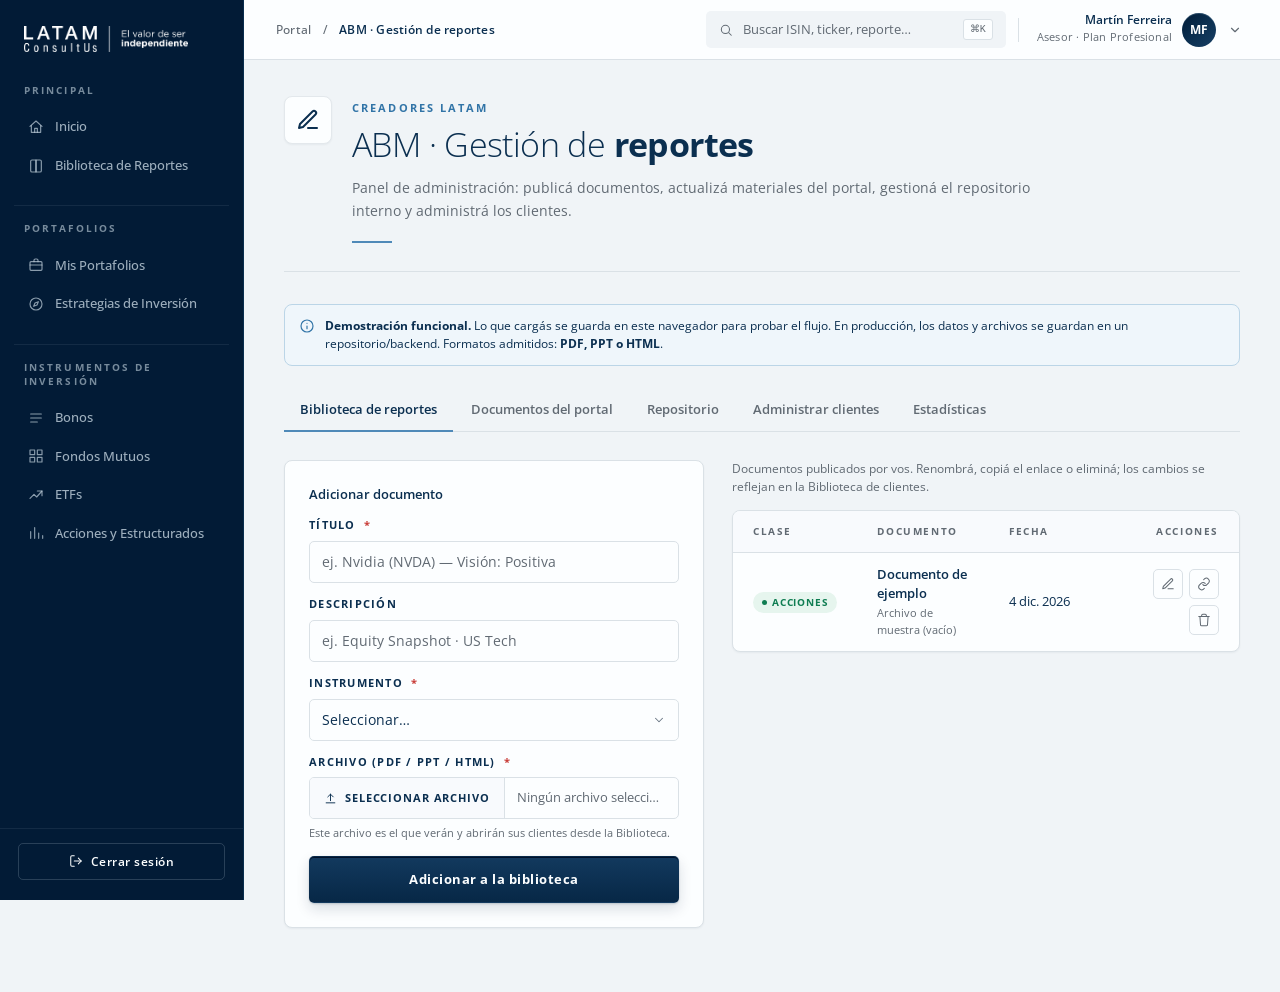
<file: abm.html>
<!doctype html>
<html lang="es">
<head>
<meta charset="utf-8">
<meta name="viewport" content="width=device-width, initial-scale=1">
<title>ABM · Gestión de Reportes · Portal LATAM ConsultUs</title>
<link rel="stylesheet" href="assets/portal.css">
<style>
  .abm-grid { display:grid; grid-template-columns: 420px 1fr; gap:28px; align-items:start; }
  @media (max-width: 1000px){ .abm-grid { grid-template-columns:1fr; } }
  .abm-note {
    display:flex; gap:10px; align-items:flex-start;
    background:var(--lcu-sky-50); border:1px solid var(--lcu-sky-200);
    border-radius:var(--r-md); padding:12px 14px; margin-bottom:22px;
    font-size:12px; color:var(--lcu-navy); line-height:1.5;
  }
  .abm-note svg { flex:0 0 16px; color:var(--lcu-sky-ink); margin-top:1px; }
  /* menú principal (tabs) */
  .abm-tabs { display:flex; gap:2px; border-bottom:1px solid var(--border); margin-bottom:28px; flex-wrap:wrap; }
  .abm-tabs button {
    background:transparent; border:0; border-bottom:2px solid transparent;
    padding:12px 16px; font-size:13px; font-weight:var(--fw-semibold); color:var(--fg-muted);
    cursor:pointer; margin-bottom:-1px; transition:color .12s, border-color .12s;
  }
  .abm-tabs button:hover { color:var(--fg); }
  .abm-tabs button.active { color:var(--lcu-navy); border-bottom-color:var(--lcu-sky); }
  .abm-table td .rep-title { font-weight:var(--fw-semibold); color:var(--lcu-navy); }
  .abm-table td .rep-sub { font-size:11px; color:var(--fg-muted); margin-top:2px; }
  .abm-actions { display:flex; gap:6px; justify-content:flex-end; flex-wrap:wrap; }
  .icon-act {
    display:inline-flex; align-items:center; justify-content:center;
    width:30px; height:30px; border-radius:var(--r-sm);
    border:1px solid var(--border); background:var(--bg-surface);
    color:var(--fg-muted); cursor:pointer; transition:background .12s, color .12s, border-color .12s;
  }
  .icon-act:hover { background:var(--lcu-mist); color:var(--lcu-navy); border-color:var(--border-strong); }
  .icon-act.danger:hover { background:var(--danger-bg); color:var(--danger); border-color:var(--danger); }
  .abm-empty { padding:34px 20px; text-align:center; color:var(--fg-muted); font-size:12.5px; }
  .file-hint { font-size:11px; color:var(--fg-muted); margin-top:6px; }
  .link-field { display:flex; align-items:center; gap:8px; background:var(--lcu-mist); border:1px solid var(--border); border-radius:var(--r-sm); padding:6px 6px 6px 10px; }
  .link-field input { flex:1; border:0; background:transparent; outline:none; font-size:11.5px; color:var(--lcu-navy); font-family:var(--font-mono); text-overflow:ellipsis; }
  .btn-copy { flex:0 0 auto; border:1px solid var(--border-strong); background:var(--bg-surface); color:var(--lcu-navy); font-size:11px; font-weight:var(--fw-semibold); padding:5px 10px; border-radius:var(--r-xs); cursor:pointer; }
  .btn-copy:hover { background:var(--lcu-sky-50); border-color:var(--lcu-sky-300); }
  .pager { display:flex; align-items:center; gap:6px; justify-content:flex-end; padding:12px 16px; }
  .pager button { min-width:30px; height:30px; padding:0 8px; border-radius:var(--r-sm); border:1px solid var(--border); background:var(--bg-surface); color:var(--fg-muted); font-size:12px; font-weight:var(--fw-semibold); cursor:pointer; }
  .pager button:hover:not(:disabled) { background:var(--lcu-mist); color:var(--fg); }
  .pager button.active { background:var(--lcu-navy); border-color:var(--lcu-navy); color:var(--fg-on-dark); }
  .pager button:disabled { opacity:.4; cursor:default; }
  .sec-pill { display:inline-block; font-size:10px; font-weight:var(--fw-bold); letter-spacing:.05em; text-transform:uppercase; background:var(--lcu-mist); color:var(--fg-muted); border-radius:var(--r-pill); padding:3px 9px; }
  .upd-date { font-size:11px; color:var(--fg-muted); }
  .upd-date.hoy { color:var(--ok); font-weight:var(--fw-semibold); }
  .pill-activo    { background:var(--ok-bg);     color:var(--ok); }
  .pill-bloqueado { background:var(--danger-bg); color:var(--danger); }
  .check-inline { display:flex; align-items:center; gap:10px; font-size:13px; color:var(--fg); cursor:pointer; user-select:none; }
  .check-inline input { width:16px; height:16px; }
  .kpi-row { display:grid; grid-template-columns:repeat(4,1fr); gap:16px; margin-bottom:22px; }
  @media (max-width:900px){ .kpi-row { grid-template-columns:repeat(2,1fr); } }
  .kpi { background:var(--bg-surface); border:1px solid var(--border); border-radius:var(--r-md); padding:16px 18px; box-shadow:var(--shadow-1); }
  .kpi .k-lab { font-size:10px; letter-spacing:.14em; text-transform:uppercase; color:var(--fg-muted); font-weight:var(--fw-bold); }
  .kpi .k-val { font-size:26px; font-weight:var(--fw-light); color:var(--lcu-navy); line-height:1.1; margin-top:8px; font-variant-numeric:tabular-nums; letter-spacing:-.01em; }
  .kpi .k-sub { font-size:11px; color:var(--fg-muted); margin-top:4px; }
</style>
</head>
<body>

<div class="sidebar-backdrop" id="sidebarBackdrop"></div>

<div class="shell">

  <aside class="sidebar" id="sidebar">
    <div class="sidebar-logo">
      <a href="inicio.html"><img src="assets/logo-white.png" alt="LATAM ConsultUs"></a>
    </div>
    <div class="sidebar-groups">
      <div class="sidebar-group">
        <div class="sidebar-group-title">Principal</div>
        <a href="inicio.html" class="sidebar-item">
          <svg width="16" height="16" viewBox="0 0 24 24" fill="none" stroke="currentColor" stroke-width="1.75" stroke-linecap="round" stroke-linejoin="round"><path d="M3 11l9-8 9 8"/><path d="M5 10v10h14V10"/><path d="M10 20v-6h4v6"/></svg>
          Inicio
        </a>
        <a href="biblioteca.html" class="sidebar-item">
          <svg width="16" height="16" viewBox="0 0 24 24" fill="none" stroke="currentColor" stroke-width="1.75" stroke-linecap="round" stroke-linejoin="round"><path d="M4 5a2 2 0 0 1 2-2h6v18H6a2 2 0 0 1-2-2z"/><path d="M20 5a2 2 0 0 0-2-2h-6v18h6a2 2 0 0 0 2-2z"/></svg>
          Biblioteca de Reportes
        </a>
      </div>
      <div class="sidebar-group">
        <div class="sidebar-group-title">Portafolios</div>
        <a href="portafolios.html" class="sidebar-item">
          <svg width="16" height="16" viewBox="0 0 24 24" fill="none" stroke="currentColor" stroke-width="1.75" stroke-linecap="round" stroke-linejoin="round"><rect x="3" y="7" width="18" height="13" rx="1.5"/><path d="M9 7V5a2 2 0 0 1 2-2h2a2 2 0 0 1 2 2v2"/><path d="M3 12h18"/></svg>
          Mis Portafolios
        </a>
        <a href="estrategias.html" class="sidebar-item">
          <svg width="16" height="16" viewBox="0 0 24 24" fill="none" stroke="currentColor" stroke-width="1.75" stroke-linecap="round" stroke-linejoin="round"><circle cx="12" cy="12" r="9"/><path d="M15.5 8.5l-2 5-5 2 2-5 5-2z"/></svg>
          Estrategias de Inversión
        </a>
      </div>
      <div class="sidebar-group">
        <div class="sidebar-group-title">Instrumentos de Inversión</div>
        <a href="bonos.html" class="sidebar-item">
          <svg width="16" height="16" viewBox="0 0 24 24" fill="none" stroke="currentColor" stroke-width="1.75" stroke-linecap="round" stroke-linejoin="round"><path d="M4 6h16M4 12h16M4 18h10"/></svg>
          Bonos
        </a>
        <a href="fondos.html" class="sidebar-item">
          <svg width="16" height="16" viewBox="0 0 24 24" fill="none" stroke="currentColor" stroke-width="1.75" stroke-linecap="round" stroke-linejoin="round"><rect x="3" y="3" width="7" height="7"/><rect x="14" y="3" width="7" height="7"/><rect x="3" y="14" width="7" height="7"/><rect x="14" y="14" width="7" height="7"/></svg>
          Fondos Mutuos
        </a>
        <a href="etfs.html" class="sidebar-item">
          <svg width="16" height="16" viewBox="0 0 24 24" fill="none" stroke="currentColor" stroke-width="1.75" stroke-linecap="round" stroke-linejoin="round"><path d="M3 17l6-6 4 4 8-9"/><path d="M14 6h7v7"/></svg>
          ETFs
        </a>
        <a href="acciones.html" class="sidebar-item">
          <svg width="16" height="16" viewBox="0 0 24 24" fill="none" stroke="currentColor" stroke-width="1.75" stroke-linecap="round" stroke-linejoin="round"><path d="M4 20V10M10 20V4M16 20v-8M22 20v-4"/></svg>
          Acciones y Estructurados
        </a>
      </div>
    </div>
    <div class="sidebar-foot">
      <a href="login.html" class="btn-out">
        <svg width="14" height="14" viewBox="0 0 24 24" fill="none" stroke="currentColor" stroke-width="1.75" stroke-linecap="round" stroke-linejoin="round"><path d="M9 21H5a2 2 0 0 1-2-2V5a2 2 0 0 1 2-2h4"/><path d="M16 17l5-5-5-5"/><path d="M21 12H9"/></svg>
        Cerrar sesión
      </a>
    </div>
  </aside>

  <main class="main">

    <header class="topbar">
      <div style="display:flex; align-items:center;">
        <button class="nav-toggle" id="navToggle" aria-label="Menú"><svg width="18" height="18" viewBox="0 0 24 24" fill="none" stroke="currentColor" stroke-width="1.75" stroke-linecap="round" stroke-linejoin="round"><path d="M4 6h16M4 12h16M4 18h16"/></svg></button>
        <div class="crumb">Portal <span class="sep">/</span> <span class="current">ABM · Gestión de reportes</span></div>
      </div>
      <div class="top-right">
        <div class="search-box">
          <svg width="14" height="14" viewBox="0 0 24 24" fill="none" stroke="var(--lcu-gray-4)" stroke-width="1.75" stroke-linecap="round" stroke-linejoin="round"><circle cx="11" cy="11" r="7"/><path d="M21 21l-4.3-4.3"/></svg>
          <input type="text" placeholder="Buscar ISIN, ticker, reporte…">
          <kbd>⌘K</kbd>
        </div>
        <div class="top-divider"></div>
        <div class="user-menu" id="userMenu">
          <button class="user-chip" id="userChipBtn" aria-haspopup="true" aria-expanded="false">
            <div style="text-align:right">
              <div class="nm">Martín Ferreira</div>
              <div class="pl">Asesor · Plan Profesional</div>
            </div>
            <div class="avatar">MF</div>
            <svg class="caret" width="14" height="14" viewBox="0 0 24 24" fill="none" stroke="currentColor" stroke-width="2" stroke-linecap="round" stroke-linejoin="round"><path d="M6 9l6 6 6-6"/></svg>
          </button>
          <div class="user-dropdown" id="userDropdown">
            <div class="user-dropdown-label">Creadores LATAM</div>
            <a href="abm.html" class="user-dropdown-item">
              <svg width="16" height="16" viewBox="0 0 24 24" fill="none" stroke="currentColor" stroke-width="1.75" stroke-linecap="round" stroke-linejoin="round"><path d="M12 20h9"/><path d="M16.5 3.5a2.1 2.1 0 0 1 3 3L7 19l-4 1 1-4z"/></svg>
              ABM · Gestión de reportes
            </a>
            <div class="user-dropdown-sep"></div>
            <a href="login.html" class="user-dropdown-item">
              <svg width="16" height="16" viewBox="0 0 24 24" fill="none" stroke="currentColor" stroke-width="1.75" stroke-linecap="round" stroke-linejoin="round"><path d="M9 21H5a2 2 0 0 1-2-2V5a2 2 0 0 1 2-2h4"/><path d="M16 17l5-5-5-5"/><path d="M21 12H9"/></svg>
              Cerrar sesión
            </a>
          </div>
        </div>
      </div>
    </header>

    <div class="content">

      <section class="banner">
        <div class="left">
          <div class="ic"><svg width="24" height="24" viewBox="0 0 24 24" fill="none" stroke="currentColor" stroke-width="2" stroke-linecap="round" stroke-linejoin="round"><path d="M12 20h9"/><path d="M16.5 3.5a2.1 2.1 0 0 1 3 3L7 19l-4 1 1-4z"/></svg></div>
          <div>
            <span class="eyebrow">Creadores LATAM</span>
            <h1 class="lcu-title" style="margin-top:8px;">ABM · Gestión de <strong>reportes</strong></h1>
            <p class="lead">Panel de administración: publicá documentos, actualizá materiales del portal, gestioná el repositorio interno y administrá los clientes.</p>
            <hr class="accent-rule">
          </div>
        </div>
      </section>

      <div class="abm-note">
        <svg width="16" height="16" viewBox="0 0 24 24" fill="none" stroke="currentColor" stroke-width="1.75" stroke-linecap="round" stroke-linejoin="round"><circle cx="12" cy="12" r="9"/><path d="M12 16v-4"/><path d="M12 8h.01"/></svg>
        <div><strong>Demostración funcional.</strong> Lo que cargás se guarda en este navegador para probar el flujo. En producción, los datos y archivos se guardan en un repositorio/backend. Formatos admitidos: <strong>PDF, PPT o HTML</strong>.</div>
      </div>

      <!-- ===== MENÚ PRINCIPAL ===== -->
      <nav class="abm-tabs" id="abmTabs">
        <button data-tab="biblioteca" class="active">Biblioteca de reportes</button>
        <button data-tab="portal">Documentos del portal</button>
        <button data-tab="repo">Repositorio</button>
        <button data-tab="clientes">Administrar clientes</button>
        <button data-tab="estadisticas">Estadísticas</button>
      </nav>

      <!-- ===== PANEL: BIBLIOTECA ===== -->
      <section data-panel="biblioteca">
        <div class="abm-grid">
          <div class="card">
            <div class="alert alert-ok" id="okAlert" style="display:none; margin-bottom:16px;"><svg width="16" height="16" viewBox="0 0 24 24" fill="none" stroke="currentColor" stroke-width="1.75" stroke-linecap="round" stroke-linejoin="round"><path d="M5 12l5 5L20 7"/></svg><div id="okMsg">Documento adicionado a la biblioteca.</div></div>
            <div style="font-size:13px; font-weight:var(--fw-semibold); color:var(--lcu-navy); margin-bottom:14px;" id="formTitle">Adicionar documento</div>
            <form id="abmForm" novalidate>
              <input type="hidden" id="editId" value="">
              <div class="field"><label class="lbl">Título <span class="req">*</span></label><input type="text" class="input" id="fTitulo" placeholder="ej. Nvidia (NVDA) — Visión: Positiva"></div>
              <div class="field"><label class="lbl">Descripción</label><input type="text" class="input" id="fDesc" placeholder="ej. Equity Snapshot · US Tech"></div>
              <div class="field"><label class="lbl">Instrumento <span class="req">*</span></label>
                <div class="select-wrap"><select class="select" id="fInstrumento">
                  <option value="">Seleccionar…</option>
                  <option value="BONOS">Bonos</option><option value="ACCIONES">Acciones</option>
                  <option value="FONDOS">Fondos</option><option value="ETFS">ETFs</option><option value="PRIVADOS">Privados</option>
                </select></div>
              </div>
              <div class="field"><label class="lbl">Archivo (PDF / PPT / HTML) <span class="req">*</span></label>
                <div class="file-input" id="libFile">
                  <label><svg width="13" height="13" viewBox="0 0 24 24" fill="none" stroke="currentColor" stroke-width="1.75" stroke-linecap="round" stroke-linejoin="round"><path d="M12 16V4"/><path d="M7 9l5-5 5 5"/><path d="M4 20h16"/></svg> Seleccionar archivo<input type="file" id="fArchivo" accept=".pdf,.ppt,.pptx,.html,.htm"></label>
                  <span class="name">Ningún archivo seleccionado</span>
                </div>
                <div class="file-hint">Este archivo es el que verán y abrirán sus clientes desde la Biblioteca.</div>
              </div>
              <div style="display:flex; gap:10px;">
                <button type="submit" class="btn btn-primary lg" style="flex:1;" id="submitBtn">Adicionar a la biblioteca</button>
                <button type="button" class="btn" id="cancelBtn" style="display:none;">Cancelar</button>
              </div>
            </form>
          </div>
          <div>
            <p style="margin:0 0 14px; font-size:12px; color:var(--fg-muted);">Documentos publicados por vos. Renombrá, copiá el enlace o eliminá; los cambios se reflejan en la Biblioteca de clientes.</p>
            <div class="card" style="padding:0; overflow:hidden;">
              <div class="table-scroll">
                <table class="table abm-table">
                  <thead><tr><th style="width:120px;">Clase</th><th>Documento</th><th style="width:120px;">Fecha</th><th style="width:130px; text-align:right;">Acciones</th></tr></thead>
                  <tbody id="abmBody"></tbody>
                </table>
              </div>
            </div>
          </div>
        </div>
      </section>

      <!-- ===== PANEL: DOCUMENTOS DEL PORTAL ===== -->
      <section data-panel="portal" hidden>
        <p style="margin:0 0 16px; font-size:12px; color:var(--fg-muted);">Documentos recurrentes que viven en las páginas del portal (no en la Biblioteca). Actualizá la versión vigente cuando publiques una nueva.</p>
        <div class="card" style="padding:0; overflow:hidden;">
          <div class="table-scroll">
            <table class="table abm-table">
              <thead><tr><th style="width:130px;">Sección</th><th>Documento</th><th style="width:170px;">Última actualización</th><th style="width:130px; text-align:right;">Acción</th></tr></thead>
              <tbody id="portalBody"></tbody>
            </table>
          </div>
        </div>
      </section>

      <!-- ===== PANEL: REPOSITORIO INTERNO ===== -->
      <section data-panel="repo" hidden>
        <p style="margin:0 0 18px; font-size:12px; color:var(--fg-muted);"><strong>Uso interno · no visible para clientes.</strong> Subí archivos (cotizaciones, HTML) y generá un link privado para enviar.</p>
        <div class="abm-grid">
          <div class="card">
            <div class="alert alert-ok" id="repoAlert" style="display:none; margin-bottom:16px;"><svg width="16" height="16" viewBox="0 0 24 24" fill="none" stroke="currentColor" stroke-width="1.75" stroke-linecap="round" stroke-linejoin="round"><path d="M5 12l5 5L20 7"/></svg><div id="repoMsg">Archivo subido. Link generado abajo.</div></div>
            <div style="font-size:13px; font-weight:var(--fw-semibold); color:var(--lcu-navy); margin-bottom:14px;">Subir archivo y generar link</div>
            <form id="repoForm" novalidate>
              <div class="field"><label class="lbl">Nombre <span class="req">*</span></label><input type="text" class="input" id="rNombre" placeholder="ej. Cotización estructurado AAPL"></div>
              <div class="field"><label class="lbl">Descripción</label><input type="text" class="input" id="rDesc" placeholder="ej. Cotización para cliente X"></div>
              <div class="field"><label class="lbl">Archivo (PDF / PPT / HTML) <span class="req">*</span></label>
                <div class="file-input" id="repoFile">
                  <label><svg width="13" height="13" viewBox="0 0 24 24" fill="none" stroke="currentColor" stroke-width="1.75" stroke-linecap="round" stroke-linejoin="round"><path d="M12 16V4"/><path d="M7 9l5-5 5 5"/><path d="M4 20h16"/></svg> Seleccionar archivo<input type="file" id="rArchivo" accept=".pdf,.ppt,.pptx,.html,.htm"></label>
                  <span class="name">Ningún archivo seleccionado</span>
                </div>
                <div class="file-hint">No aparece en la Biblioteca de clientes. Genera un link privado para enviar.</div>
              </div>
              <button type="submit" class="btn btn-primary lg block" id="repoSubmit">Subir y generar link</button>
            </form>
          </div>
          <div>
            <div class="search-box" style="width:100%; margin-bottom:14px;">
              <svg width="14" height="14" viewBox="0 0 24 24" fill="none" stroke="var(--lcu-gray-4)" stroke-width="1.75" stroke-linecap="round" stroke-linejoin="round"><circle cx="11" cy="11" r="7"/><path d="M21 21l-4.3-4.3"/></svg>
              <input type="text" id="repoSearch" placeholder="Buscar archivo del repositorio…">
            </div>
            <div class="card" style="padding:0; overflow:hidden;">
              <div class="table-scroll">
                <table class="table abm-table">
                  <thead><tr><th>Archivo</th><th style="width:44%;">Link</th><th style="width:60px; text-align:right;"></th></tr></thead>
                  <tbody id="repoBody"></tbody>
                </table>
              </div>
              <div class="pager" id="repoPager"></div>
            </div>
          </div>
        </div>
      </section>

      <!-- ===== PANEL: ADMINISTRAR CLIENTES ===== -->
      <section data-panel="clientes" hidden>
        <div class="abm-grid">
          <div class="card">
            <div class="alert alert-ok" id="cliAlert" style="display:none; margin-bottom:16px;"><svg width="16" height="16" viewBox="0 0 24 24" fill="none" stroke="currentColor" stroke-width="1.75" stroke-linecap="round" stroke-linejoin="round"><path d="M5 12l5 5L20 7"/></svg><div id="cliMsg">Cliente guardado.</div></div>
            <div style="font-size:13px; font-weight:var(--fw-semibold); color:var(--lcu-navy); margin-bottom:14px;" id="cliFormTitle">Ingresar cliente</div>
            <form id="cliForm" novalidate>
              <input type="hidden" id="cEditId" value="">
              <div class="field"><label class="lbl">Nombre <span class="req">*</span></label><input type="text" class="input" id="cNombre" placeholder="Nombre y apellido"></div>
              <div class="field"><label class="lbl">Correo electrónico <span class="req">*</span></label><input type="email" class="input" id="cEmail" placeholder="cliente@empresa.com"></div>
              <div class="form-row">
                <div class="field"><label class="lbl">Sociedad</label><input type="text" class="input" id="cSociedad" placeholder="Sociedad"></div>
                <div class="field"><label class="lbl">Organización</label>
                  <div class="select-wrap"><select class="select" id="cOrg">
                    <option>LATAM ConsultUs</option><option>Kreitech</option><option>Bolton</option><option>zte</option><option>Otro</option>
                  </select></div>
                </div>
              </div>
              <div class="form-row">
                <div class="field"><label class="lbl">Teléfono</label><input type="text" class="input" id="cTel" placeholder="Teléfono"></div>
                <div class="field"><label class="lbl">Móvil</label><input type="text" class="input" id="cMovil" placeholder="Móvil"></div>
              </div>
              <div class="form-row">
                <div class="field"><label class="lbl">País</label>
                  <div class="select-wrap"><select class="select" id="cPais">
                    <option>Uruguay</option><option>Argentina</option><option>Chile</option><option>Brasil</option><option>Paraguay</option><option>Perú</option><option>México</option><option>Estados Unidos</option><option>Otro</option>
                  </select></div>
                </div>
                <div class="field"><label class="lbl">Plan</label>
                  <div class="select-wrap"><select class="select" id="cPlan">
                    <option>Acceso total.</option><option>Acceso total, no sube clientes.</option><option>Básico.</option>
                  </select></div>
                </div>
              </div>
              <div class="field"><label class="check-inline"><input type="checkbox" id="cActivo" checked> Cliente activo</label></div>
              <div style="display:flex; gap:10px;">
                <button type="submit" class="btn btn-primary lg" style="flex:1;" id="cliSubmit">Guardar cliente</button>
                <button type="button" class="btn" id="cliCancel" style="display:none;">Cancelar</button>
              </div>
              <p class="file-hint">Los datos de acceso se enviarían al email del cliente (en producción).</p>
            </form>
          </div>
          <div>
            <div class="search-box" style="width:100%; margin-bottom:14px;">
              <svg width="14" height="14" viewBox="0 0 24 24" fill="none" stroke="var(--lcu-gray-4)" stroke-width="1.75" stroke-linecap="round" stroke-linejoin="round"><circle cx="11" cy="11" r="7"/><path d="M21 21l-4.3-4.3"/></svg>
              <input type="text" id="cliSearch" placeholder="Buscar cliente por nombre, correo u organización…">
            </div>
            <div class="card" style="padding:0; overflow:hidden;">
              <div class="table-scroll">
                <table class="table abm-table">
                  <thead><tr><th style="width:40px;">Nº</th><th>Cliente</th><th style="width:110px;">País</th><th style="width:120px;">Estado</th><th style="width:150px; text-align:right;">Acciones</th></tr></thead>
                  <tbody id="cliBody"></tbody>
                </table>
              </div>
              <div class="pager" id="cliPager"></div>
            </div>
          </div>
        </div>
      </section>

      <!-- ===== PANEL: ESTADÍSTICAS ===== -->
      <section data-panel="estadisticas" hidden>
        <div style="display:flex; align-items:center; justify-content:space-between; gap:16px; flex-wrap:wrap; margin-bottom:18px;">
          <div>
            <span class="eyebrow muted">Actividad de clientes</span>
            <h3 style="margin-top:4px;">Estadísticas de clientes</h3>
          </div>
          <div style="display:flex; align-items:center; gap:8px;">
            <span style="font-size:11.5px; color:var(--fg-muted); font-weight:var(--fw-medium);">Cambiar mes / año</span>
            <div class="select-wrap" style="min-width:80px;"><select class="select" id="stMes"></select></div>
            <div class="select-wrap" style="min-width:100px;"><select class="select" id="stAnio"></select></div>
            <button class="btn btn-primary" id="stBuscar" style="padding:9px 14px;"><svg width="14" height="14" viewBox="0 0 24 24" fill="none" stroke="currentColor" stroke-width="1.75" stroke-linecap="round" stroke-linejoin="round"><circle cx="11" cy="11" r="7"/><path d="M21 21l-4.3-4.3"/></svg></button>
          </div>
        </div>
        <div class="search-box" style="width:100%; max-width:420px; margin-bottom:14px;">
          <svg width="14" height="14" viewBox="0 0 24 24" fill="none" stroke="var(--lcu-gray-4)" stroke-width="1.75" stroke-linecap="round" stroke-linejoin="round"><circle cx="11" cy="11" r="7"/><path d="M21 21l-4.3-4.3"/></svg>
          <input type="text" id="stSearch" placeholder="Buscar cliente…">
        </div>
        <div class="card" style="padding:0; overflow:hidden;">
          <div class="table-scroll">
            <table class="table abm-table">
              <thead><tr>
                <th>Cliente</th>
                <th style="text-align:right;">Login's</th><th>Último</th>
                <th style="text-align:right;">Solicitudes</th><th>Último</th>
                <th style="text-align:right;">Archivos</th><th>Último</th>
                <th style="text-align:right;">Videos</th>
              </tr></thead>
              <tbody id="stBody"></tbody>
            </table>
          </div>
        </div>

        <hr class="section-split">

        <div style="margin-bottom:18px;">
          <span class="eyebrow muted">Consumo de reportes</span>
          <h3 style="margin-top:4px;">Estadísticas de reportes</h3>
        </div>
        <div class="kpi-row" id="repKpis"></div>
        <div class="search-box" style="width:100%; max-width:420px; margin-bottom:14px;">
          <svg width="14" height="14" viewBox="0 0 24 24" fill="none" stroke="var(--lcu-gray-4)" stroke-width="1.75" stroke-linecap="round" stroke-linejoin="round"><circle cx="11" cy="11" r="7"/><path d="M21 21l-4.3-4.3"/></svg>
          <input type="text" id="repStatSearch" placeholder="Buscar reporte…">
        </div>
        <div class="card" style="padding:0; overflow:hidden;">
          <div class="table-scroll">
            <table class="table abm-table">
              <thead><tr>
                <th>Reporte</th>
                <th style="width:110px;">Clase</th>
                <th style="text-align:right;">Aperturas</th>
                <th style="text-align:right;">Tiempo prom.</th>
                <th style="text-align:right;">Descargas</th>
                <th style="width:150px;">Última apertura</th>
              </tr></thead>
              <tbody id="repStatBody"></tbody>
            </table>
          </div>
        </div>
      </section>

    </div>
  </main>
</div>

<input type="file" id="portalFilePicker" accept=".pdf,.ppt,.pptx,.html,.htm" style="display:none;">

<script src="assets/portal.js"></script>
<script>
(function () {
  var KEY_LIB="lcu_abm_docs", KEY_REPO="lcu_repo_files", KEY_PORTAL="lcu_portal_docs", KEY_CLI="lcu_clients";
  var REPO_BASE="https://latamconsult-us.github.io/interno/", BIB_BASE="https://latamconsult-us.github.io/biblioteca/";
  var REPO_PAGE_SIZE=6, CLI_PAGE_SIZE=8;
  var PILL={BONOS:"pill-bonos",ACCIONES:"pill-acciones",FONDOS:"pill-fondos",ETFS:"pill-etfs",PRIVADOS:"pill-privados"};
  var MESES=["ene.","feb.","mar.","abr.","may.","jun.","jul.","ago.","sep.","oct.","nov.","dic."];

  function load(k){ try{return JSON.parse(localStorage.getItem(k)||"[]");}catch(e){return [];} }
  function loadObj(k){ try{return JSON.parse(localStorage.getItem(k)||"{}");}catch(e){return {};} }
  function save(k,v){ localStorage.setItem(k, JSON.stringify(v)); }
  function esc(s){ return (s||"").replace(/&/g,"&amp;").replace(/</g,"&lt;").replace(/>/g,"&gt;"); }
  function hoyFecha(){ var d=new Date(); return d.getDate()+" "+MESES[d.getMonth()]+" "+d.getFullYear(); }
  function hoyTs(){ var d=new Date(); return d.getFullYear()*10000+(d.getMonth()+1)*100+d.getDate(); }
  function uid(){ return hoyTs()+"-"+Math.floor(performance.now()); }
  function slug(s){ return (s||"doc").toLowerCase().normalize("NFD").replace(/[̀-ͯ]/g,"").replace(/[^a-z0-9]+/g,"-").replace(/^-+|-+$/g,"").slice(0,40)||"doc"; }
  function extOf(n){ var m=/\.(html?|pdf|pptx?)$/i.exec(n||""); return m?("."+m[1].toLowerCase()):".html"; }
  function bibLink(t,id){ return BIB_BASE+slug(t)+"-"+String(id).split("-")[1]+".html"; }
  function fileName(box){ var i=box.querySelector('input[type=file]'); return i&&i.files&&i.files.length?i.files[0].name:""; }
  function setName(box,t){ box.querySelector('.name').textContent=t||"Ningún archivo seleccionado"; }

  var ICON_EDIT='<svg width="14" height="14" viewBox="0 0 24 24" fill="none" stroke="currentColor" stroke-width="1.75" stroke-linecap="round" stroke-linejoin="round"><path d="M12 20h9"/><path d="M16.5 3.5a2.1 2.1 0 0 1 3 3L7 19l-4 1 1-4z"/></svg>';
  var ICON_DEL='<svg width="14" height="14" viewBox="0 0 24 24" fill="none" stroke="currentColor" stroke-width="1.75" stroke-linecap="round" stroke-linejoin="round"><path d="M3 6h18"/><path d="M8 6V4a2 2 0 0 1 2-2h4a2 2 0 0 1 2 2v2"/><path d="M19 6l-1 14a2 2 0 0 1-2 2H8a2 2 0 0 1-2-2L5 6"/></svg>';
  var ICON_LINK='<svg width="14" height="14" viewBox="0 0 24 24" fill="none" stroke="currentColor" stroke-width="1.75" stroke-linecap="round" stroke-linejoin="round"><path d="M10 13a5 5 0 0 0 7 0l3-3a5 5 0 0 0-7-7l-1.5 1.5"/><path d="M14 11a5 5 0 0 0-7 0l-3 3a5 5 0 0 0 7 7l1.5-1.5"/></svg>';
  var ICON_LOCK='<svg width="14" height="14" viewBox="0 0 24 24" fill="none" stroke="currentColor" stroke-width="1.75" stroke-linecap="round" stroke-linejoin="round"><rect x="3" y="11" width="18" height="11" rx="2"/><path d="M7 11V7a5 5 0 0 1 10 0v4"/></svg>';
  var ICON_UNLOCK='<svg width="14" height="14" viewBox="0 0 24 24" fill="none" stroke="currentColor" stroke-width="1.75" stroke-linecap="round" stroke-linejoin="round"><rect x="3" y="11" width="18" height="11" rx="2"/><path d="M7 11V7a5 5 0 0 1 9.9-1"/></svg>';

  /* ===== Menú principal (tabs) ===== */
  var tabs=document.getElementById("abmTabs");
  function showTab(name){
    tabs.querySelectorAll("button").forEach(function(b){ b.classList.toggle("active", b.getAttribute("data-tab")===name); });
    document.querySelectorAll("[data-panel]").forEach(function(p){ p.hidden = p.getAttribute("data-panel")!==name; });
  }
  tabs.querySelectorAll("button").forEach(function(b){ b.addEventListener("click", function(){ showTab(b.getAttribute("data-tab")); }); });

  /* ===== Biblioteca ===== */
  var form=document.getElementById("abmForm"), fTitulo=document.getElementById("fTitulo"), fDesc=document.getElementById("fDesc"),
      fInst=document.getElementById("fInstrumento"), fArchivo=document.getElementById("fArchivo"), editId=document.getElementById("editId"),
      libFile=document.getElementById("libFile"), okAlert=document.getElementById("okAlert"), okMsg=document.getElementById("okMsg"),
      submitBtn=document.getElementById("submitBtn"), cancelBtn=document.getElementById("cancelBtn");
  fArchivo.addEventListener("change", function(){ setName(libFile, fileName(libFile)); });
  function resetLib(){ editId.value=""; form.reset(); setName(libFile,""); document.getElementById("formTitle").textContent="Adicionar documento"; submitBtn.textContent="Adicionar a la biblioteca"; cancelBtn.style.display="none"; }
  cancelBtn.addEventListener("click", resetLib);
  function flashLib(m){ okMsg.textContent=m; okAlert.style.display="flex"; setTimeout(function(){okAlert.style.display="none";},3200); }
  function renderLib(){
    var list=load(KEY_LIB), body=document.getElementById("abmBody");
    if(!list.length){ body.innerHTML='<tr><td colspan="4"><div class="abm-empty">Todavía no adicionaste documentos a la biblioteca.</div></td></tr>'; return; }
    body.innerHTML=list.map(function(d){ var pill=PILL[d.clase]||"pill-neutral";
      return '<tr><td><span class="pill '+pill+'">'+esc(d.clase)+'</span></td>'+
        '<td><div class="rep-title">'+esc(d.titulo)+'</div><div class="rep-sub">'+esc(d.sub||"")+(d.archivo?' · '+esc(d.archivo):'')+'</div></td>'+
        '<td>'+esc(d.fecha||"—")+'</td>'+
        '<td><div class="abm-actions">'+
          '<button class="icon-act" data-ren="'+d.id+'" title="Cambiar nombre">'+ICON_EDIT+'</button>'+
          '<button class="icon-act" data-link="'+d.id+'" title="Ver enlace">'+ICON_LINK+'</button>'+
          '<button class="icon-act danger" data-del="'+d.id+'" title="Eliminar">'+ICON_DEL+'</button>'+
        '</div></td></tr>';
    }).join("");
    body.querySelectorAll("[data-del]").forEach(function(b){ b.addEventListener("click",function(){ if(!confirm("¿Eliminar este documento de la biblioteca?"))return; save(KEY_LIB, load(KEY_LIB).filter(function(x){return String(x.id)!==String(b.getAttribute("data-del"));})); renderLib(); flashLib("Documento eliminado."); }); });
    body.querySelectorAll("[data-ren]").forEach(function(b){ b.addEventListener("click",function(){ var id=b.getAttribute("data-ren"); var d=load(KEY_LIB).filter(function(x){return String(x.id)===String(id);})[0]; if(!d)return; var n=prompt("Nuevo nombre del documento:", d.titulo); if(n===null)return; n=n.trim(); if(!n)return; save(KEY_LIB, load(KEY_LIB).map(function(x){ if(String(x.id)===String(id)) x.titulo=n; return x; })); renderLib(); flashLib("Nombre actualizado."); }); });
    body.querySelectorAll("[data-link]").forEach(function(b){ b.addEventListener("click",function(){ var id=b.getAttribute("data-link"); var d=load(KEY_LIB).filter(function(x){return String(x.id)===String(id);})[0]; if(!d)return; var url=(d.href&&d.href!=="#")?d.href:bibLink(d.titulo,d.id); if(navigator.clipboard) navigator.clipboard.writeText(url).catch(function(){}); flashLib("Enlace copiado: "+url); }); });
  }
  form.addEventListener("submit", function(e){ e.preventDefault();
    var titulo=fTitulo.value.trim(), inst=fInst.value, archivo=fileName(libFile);
    if(!titulo){fTitulo.focus();return;} if(!inst){fInst.focus();return;}
    var id=editId.value, list=load(KEY_LIB);
    if(id){ list=list.map(function(d){ if(String(d.id)===String(id)){ d.titulo=titulo; d.sub=fDesc.value.trim(); d.clase=inst; if(archivo)d.archivo=archivo; } return d; }); save(KEY_LIB,list); flashLib("Cambios guardados."); }
    else { var nid=uid(); list.unshift({id:nid,clase:inst,titulo:titulo,sub:fDesc.value.trim(),archivo:archivo,href:bibLink(titulo,nid),fecha:hoyFecha(),cuando:"recién",ts:hoyTs()}); save(KEY_LIB,list); flashLib("Documento adicionado. Ya aparece en la Biblioteca."); }
    resetLib(); renderLib();
  });

  /* ===== Documentos del portal ===== */
  var PORTAL=[
    {id:"est-conservadora",sec:"Estrategias",nombre:"Estrategia Conservadora"},{id:"est-moderada",sec:"Estrategias",nombre:"Estrategia Moderada"},
    {id:"est-dinamica",sec:"Estrategias",nombre:"Estrategia Dinámica"},{id:"est-income",sec:"Estrategias",nombre:"Estrategia Income"},
    {id:"est-etfs",sec:"Estrategias",nombre:"Estrategia ETFs"},{id:"informe-gestion",sec:"Estrategias",nombre:"Informe de Gestión"},
    {id:"bsl",sec:"Bonos",nombre:"Bond Selection List"},{id:"listado-eur-gbp",sec:"Bonos",nombre:"Listado Bonos del BSL / EUR / GBP"},
    {id:"equity-targets",sec:"Acciones",nombre:"Equity Targets"},{id:"trl-fondos",sec:"Fondos",nombre:"Top Recommendations List — Fondos"},
    {id:"us-listed",sec:"ETFs",nombre:"US Listed Top Recommendation"},{id:"ucits-listed",sec:"ETFs",nombre:"UCITS Listed Performance Sheet"}
  ];
  var portalPicker=document.getElementById("portalFilePicker"), portalTargetId=null;
  function renderPortal(){ var ov=loadObj(KEY_PORTAL), body=document.getElementById("portalBody");
    body.innerHTML=PORTAL.map(function(d){ var o=ov[d.id]||{}; var esHoy=o.fecha&&o.ts===hoyTs();
      return '<tr><td><span class="sec-pill">'+esc(d.sec)+'</span></td>'+
        '<td><div class="rep-title">'+esc(d.nombre)+'</div>'+(o.archivo?'<div class="rep-sub">'+esc(o.archivo)+'</div>':'')+'</td>'+
        '<td><span class="upd-date'+(esHoy?' hoy':'')+'">'+esc(o.fecha||"—")+'</span></td>'+
        '<td style="text-align:right;"><button class="btn" data-upd="'+d.id+'" style="padding:6px 12px; font-size:11.5px;">Actualizar</button></td></tr>';
    }).join("");
    body.querySelectorAll("[data-upd]").forEach(function(b){ b.addEventListener("click",function(){ portalTargetId=b.getAttribute("data-upd"); portalPicker.value=""; portalPicker.click(); }); });
  }
  portalPicker.addEventListener("change", function(){ if(!portalTargetId)return; var name=portalPicker.files&&portalPicker.files.length?portalPicker.files[0].name:""; if(!name){portalTargetId=null;return;} var ov=loadObj(KEY_PORTAL); ov[portalTargetId]={archivo:name,fecha:hoyFecha(),ts:hoyTs()}; save(KEY_PORTAL,ov); portalTargetId=null; renderPortal(); });

  /* ===== Repositorio interno ===== */
  var repoForm=document.getElementById("repoForm"), rNombre=document.getElementById("rNombre"), rDesc=document.getElementById("rDesc"),
      rArchivo=document.getElementById("rArchivo"), repoFile=document.getElementById("repoFile"),
      repoAlert=document.getElementById("repoAlert"), repoMsg=document.getElementById("repoMsg");
  var repoPage=1, repoQuery="";
  rArchivo.addEventListener("change", function(){ setName(repoFile, fileName(repoFile)); });
  function flashRepo(m){ repoMsg.textContent=m; repoAlert.style.display="flex"; setTimeout(function(){repoAlert.style.display="none";},3200); }
  var repoSearch=document.getElementById("repoSearch");
  repoSearch.addEventListener("input", function(){ repoQuery=repoSearch.value; repoPage=1; renderRepo(); });
  function renderRepo(){
    var q=repoQuery.trim().toLowerCase();
    var list=load(KEY_REPO).filter(function(d){ if(!q)return true; return (d.nombre||"").toLowerCase().indexOf(q)>-1||(d.desc||"").toLowerCase().indexOf(q)>-1||(d.archivo||"").toLowerCase().indexOf(q)>-1; });
    var body=document.getElementById("repoBody"), pager=document.getElementById("repoPager");
    var pages=Math.max(1,Math.ceil(list.length/REPO_PAGE_SIZE)); if(repoPage>pages)repoPage=pages;
    if(!list.length){ body.innerHTML='<tr><td colspan="3"><div class="abm-empty">'+(q?"No hay archivos que coincidan con la búsqueda.":"Todavía no subiste archivos al repositorio interno.")+'</div></td></tr>'; pager.innerHTML=""; return; }
    var start=(repoPage-1)*REPO_PAGE_SIZE, slice=list.slice(start,start+REPO_PAGE_SIZE);
    body.innerHTML=slice.map(function(d){ return '<tr><td><div class="rep-title">'+esc(d.nombre)+'</div><div class="rep-sub">'+esc(d.desc||d.archivo||"")+' · '+esc(d.fecha||"")+'</div></td>'+
      '<td><div class="link-field"><input type="text" readonly value="'+esc(d.link)+'"><button class="btn-copy" data-copy="'+esc(d.link)+'">Copiar</button></div></td>'+
      '<td style="text-align:right;"><button class="icon-act danger" data-del="'+d.id+'" title="Eliminar">'+ICON_DEL+'</button></td></tr>'; }).join("");
    var html='<button data-pg="prev"'+(repoPage===1?' disabled':'')+'>‹</button>'; for(var i=1;i<=pages;i++){ html+='<button data-pg="'+i+'" class="'+(i===repoPage?'active':'')+'">'+i+'</button>'; } html+='<button data-pg="next"'+(repoPage===pages?' disabled':'')+'>›</button>'; pager.innerHTML=html;
    pager.querySelectorAll("[data-pg]").forEach(function(b){ b.addEventListener("click",function(){ var v=b.getAttribute("data-pg"); if(v==="prev")repoPage=Math.max(1,repoPage-1); else if(v==="next")repoPage=Math.min(pages,repoPage+1); else repoPage=parseInt(v,10); renderRepo(); }); });
    body.querySelectorAll("[data-copy]").forEach(function(b){ b.addEventListener("click",function(){ var link=b.getAttribute("data-copy"); if(navigator.clipboard){ navigator.clipboard.writeText(link).then(function(){ var t=b.textContent; b.textContent="¡Copiado!"; setTimeout(function(){b.textContent=t;},1400); }); } else flashRepo("Link: "+link); }); });
    body.querySelectorAll("[data-del]").forEach(function(b){ b.addEventListener("click",function(){ if(!confirm("¿Eliminar este archivo del repositorio interno?"))return; save(KEY_REPO, load(KEY_REPO).filter(function(x){return String(x.id)!==String(b.getAttribute("data-del"));})); renderRepo(); flashRepo("Archivo eliminado."); }); });
  }
  repoForm.addEventListener("submit", function(e){ e.preventDefault(); var nombre=rNombre.value.trim(), archivo=fileName(repoFile); if(!nombre){rNombre.focus();return;} if(!archivo){alert("Seleccioná un archivo para subir.");return;} var id=uid(); var link=REPO_BASE+slug(nombre)+"-"+String(id).split("-")[1]+extOf(archivo); var list=load(KEY_REPO); list.unshift({id:id,nombre:nombre,desc:rDesc.value.trim(),archivo:archivo,link:link,fecha:hoyFecha()}); save(KEY_REPO,list); repoForm.reset(); setName(repoFile,""); repoPage=1; renderRepo(); flashRepo("Archivo subido. Link generado, listo para copiar y enviar."); });

  /* ===== Administrar clientes ===== */
  var cliForm=document.getElementById("cliForm"), cNombre=document.getElementById("cNombre"), cEmail=document.getElementById("cEmail"),
      cSociedad=document.getElementById("cSociedad"), cOrg=document.getElementById("cOrg"), cTel=document.getElementById("cTel"),
      cMovil=document.getElementById("cMovil"), cPais=document.getElementById("cPais"), cPlan=document.getElementById("cPlan"),
      cActivo=document.getElementById("cActivo"), cEditId=document.getElementById("cEditId"),
      cliAlert=document.getElementById("cliAlert"), cliMsg=document.getElementById("cliMsg"),
      cliSubmit=document.getElementById("cliSubmit"), cliCancel=document.getElementById("cliCancel"), cliFormTitle=document.getElementById("cliFormTitle");
  var cliPage=1, cliQuery="";
  function flashCli(m){ cliMsg.textContent=m; cliAlert.style.display="flex"; setTimeout(function(){cliAlert.style.display="none";},3200); }
  function resetCli(){ cEditId.value=""; cliForm.reset(); cActivo.checked=true; cliFormTitle.textContent="Ingresar cliente"; cliSubmit.textContent="Guardar cliente"; cliCancel.style.display="none"; }
  cliCancel.addEventListener("click", resetCli);
  var cliSearch=document.getElementById("cliSearch");
  cliSearch.addEventListener("input", function(){ cliQuery=cliSearch.value; cliPage=1; renderCli(); });

  function renderCli(){
    var q=cliQuery.trim().toLowerCase();
    var full=load(KEY_CLI);
    var list=full.filter(function(c){ if(!q)return true; return (c.nombre||"").toLowerCase().indexOf(q)>-1||(c.email||"").toLowerCase().indexOf(q)>-1||(c.org||"").toLowerCase().indexOf(q)>-1; });
    var body=document.getElementById("cliBody"), pager=document.getElementById("cliPager");
    var pages=Math.max(1,Math.ceil(list.length/CLI_PAGE_SIZE)); if(cliPage>pages)cliPage=pages;
    if(!list.length){ body.innerHTML='<tr><td colspan="5"><div class="abm-empty">'+(q?"No hay clientes que coincidan con la búsqueda.":"Todavía no hay clientes cargados.")+'</div></td></tr>'; pager.innerHTML=""; return; }
    var start=(cliPage-1)*CLI_PAGE_SIZE, slice=list.slice(start,start+CLI_PAGE_SIZE);
    body.innerHTML=slice.map(function(c, i){ var num=start+i+1; var act=c.activo!==false;
      return '<tr><td>'+num+'</td>'+
        '<td><div class="rep-title">'+esc(c.nombre)+'</div><div class="rep-sub">'+esc(c.email)+' · '+esc(c.org||"")+'</div></td>'+
        '<td>'+esc(c.pais||"—")+'</td>'+
        '<td><span class="pill '+(act?"pill-activo":"pill-bloqueado")+'">'+(act?"ACTIVO":"BLOQUEADO")+'</span></td>'+
        '<td><div class="abm-actions">'+
          '<button class="icon-act" data-edit="'+c.id+'" title="Editar">'+ICON_EDIT+'</button>'+
          '<button class="icon-act" data-block="'+c.id+'" title="'+(act?"Bloquear":"Desbloquear")+'">'+(act?ICON_LOCK:ICON_UNLOCK)+'</button>'+
          '<button class="icon-act danger" data-del="'+c.id+'" title="Eliminar">'+ICON_DEL+'</button>'+
        '</div></td></tr>';
    }).join("");
    var html='<button data-pg="prev"'+(cliPage===1?' disabled':'')+'>‹</button>'; for(var i=1;i<=pages;i++){ html+='<button data-pg="'+i+'" class="'+(i===cliPage?'active':'')+'">'+i+'</button>'; } html+='<button data-pg="next"'+(cliPage===pages?' disabled':'')+'>›</button>'; pager.innerHTML=html;
    pager.querySelectorAll("[data-pg]").forEach(function(b){ b.addEventListener("click",function(){ var v=b.getAttribute("data-pg"); if(v==="prev")cliPage=Math.max(1,cliPage-1); else if(v==="next")cliPage=Math.min(pages,cliPage+1); else cliPage=parseInt(v,10); renderCli(); }); });
    body.querySelectorAll("[data-del]").forEach(function(b){ b.addEventListener("click",function(){ if(!confirm("¿Eliminar este cliente?"))return; save(KEY_CLI, load(KEY_CLI).filter(function(x){return String(x.id)!==String(b.getAttribute("data-del"));})); renderCli(); flashCli("Cliente eliminado."); }); });
    body.querySelectorAll("[data-block]").forEach(function(b){ b.addEventListener("click",function(){ var id=b.getAttribute("data-block"); save(KEY_CLI, load(KEY_CLI).map(function(x){ if(String(x.id)===String(id)) x.activo=(x.activo===false); return x; })); renderCli(); flashCli("Estado del cliente actualizado."); }); });
    body.querySelectorAll("[data-edit]").forEach(function(b){ b.addEventListener("click",function(){ var c=load(KEY_CLI).filter(function(x){return String(x.id)===String(b.getAttribute("data-edit"));})[0]; if(!c)return;
      cEditId.value=c.id; cNombre.value=c.nombre||""; cEmail.value=c.email||""; cSociedad.value=c.sociedad||""; cOrg.value=c.org||"LATAM ConsultUs"; cTel.value=c.tel||""; cMovil.value=c.movil||""; cPais.value=c.pais||"Uruguay"; cPlan.value=c.plan||"Acceso total."; cActivo.checked=c.activo!==false;
      cliFormTitle.textContent="Actualizar cliente"; cliSubmit.textContent="Guardar cambios"; cliCancel.style.display="inline-flex"; window.scrollTo({top:0,behavior:"smooth"}); }); });
  }
  cliForm.addEventListener("submit", function(e){ e.preventDefault();
    var nombre=cNombre.value.trim(), email=cEmail.value.trim();
    if(!nombre){cNombre.focus();return;} if(!email){cEmail.focus();return;}
    var id=cEditId.value, list=load(KEY_CLI);
    var data={ nombre:nombre, email:email, sociedad:cSociedad.value.trim(), org:cOrg.value, tel:cTel.value.trim(), movil:cMovil.value.trim(), pais:cPais.value, plan:cPlan.value, activo:cActivo.checked };
    if(id){ list=list.map(function(c){ if(String(c.id)===String(id)) return Object.assign(c,data); return c; }); save(KEY_CLI,list); flashCli("Cliente actualizado."); }
    else { data.id=uid(); list.unshift(data); save(KEY_CLI,list); flashCli("Cliente ingresado."); }
    resetCli(); renderCli();
  });

  /* ===== Semillas de ejemplo (solo la primera vez) ===== */
  if(localStorage.getItem(KEY_LIB)===null){ var sid=uid(); save(KEY_LIB,[{id:sid,clase:"ACCIONES",titulo:"Documento de ejemplo",sub:"Archivo de muestra (vacío)",archivo:"",href:bibLink("Documento de ejemplo",sid),fecha:hoyFecha(),cuando:"ejemplo",ts:hoyTs()}]); }
  if(localStorage.getItem(KEY_REPO)===null){ var rid=uid(); save(KEY_REPO,[{id:rid,nombre:"Cotización de ejemplo",desc:"Archivo de muestra (vacío)",archivo:"",link:REPO_BASE+"cotizacion-de-ejemplo-"+String(rid).split("-")[1]+".html",fecha:hoyFecha()}]); }
  if(localStorage.getItem(KEY_CLI)===null){ save(KEY_CLI,[
    {id:uid()+"a",nombre:"Santiago de Haedo",email:"sdehaedo@latamconsultus.com",sociedad:"",org:"LATAM ConsultUs",tel:"",movil:"",pais:"Uruguay",plan:"Acceso total.",activo:true},
    {id:uid()+"b",nombre:"Verónica Rey",email:"vrey@latamconsultus.com",sociedad:"",org:"LATAM ConsultUs",tel:"",movil:"",pais:"Uruguay",plan:"Acceso total.",activo:true},
    {id:uid()+"c",nombre:"Maria Camacho",email:"mcamacho@latamconsultus.com",sociedad:"",org:"LATAM ConsultUs",tel:"",movil:"",pais:"Uruguay",plan:"Acceso total, no sube clientes.",activo:false},
    {id:uid()+"d",nombre:"Martín Mautner",email:"mmautner@latamconsultus.com",sociedad:"",org:"LATAM ConsultUs",tel:"",movil:"",pais:"Uruguay",plan:"Acceso total.",activo:true}
  ]); }

  /* ===== Estadísticas ===== */
  var STATS=[
    {cliente:"Atlantis Operaciones", logins:5, uLogin:"20/7 - 11:09", sol:2, uSol:"01/7 - 17:07", arch:8, uArch:"08/7 - 11:19", vid:0},
    {cliente:"Bruno Libonatti", logins:3, uLogin:"15/7 - 13:36", sol:0, uSol:"", arch:4, uArch:"15/7 - 07:09", vid:0},
    {cliente:"Cesar Valencia", logins:7, uLogin:"16/7 - 13:19", sol:1, uSol:"16/7 - 13:22", arch:8, uArch:"02/7 - 14:51", vid:0},
    {cliente:"Contactus", logins:2, uLogin:"16/7 - 14:13", sol:0, uSol:"", arch:3, uArch:"15/7 - 10:11", vid:0},
    {cliente:"Eduardo Álvarez Andreu", logins:10, uLogin:"13/7 - 15:52", sol:0, uSol:"", arch:19, uArch:"08/7 - 17:29", vid:0},
    {cliente:"Emeterio Morales", logins:3, uLogin:"13/7 - 17:05", sol:0, uSol:"", arch:6, uArch:"13/7 - 13:17", vid:0},
    {cliente:"Evangeline Davila", logins:1, uLogin:"01/7 - 12:37", sol:2, uSol:"01/7 - 12:42", arch:0, uArch:"", vid:0},
    {cliente:"Franklin Christophers", logins:1, uLogin:"06/7 - 15:50", sol:0, uSol:"", arch:1, uArch:"06/7 - 15:50", vid:0},
    {cliente:"Gerardo Ribeiro", logins:2, uLogin:"13/7 - 19:15", sol:1, uSol:"13/7 - 19:20", arch:0, uArch:"", vid:0},
    {cliente:"Horacio Lopez Keena", logins:1, uLogin:"06/7 - 14:38", sol:0, uSol:"", arch:2, uArch:"06/7 - 14:39", vid:0}
  ];
  var stMes=document.getElementById("stMes"), stAnio=document.getElementById("stAnio"),
      stSearch=document.getElementById("stSearch"), stBuscar=document.getElementById("stBuscar");
  (function initSel(){
    var nm=["Enero","Febrero","Marzo","Abril","Mayo","Junio","Julio","Agosto","Septiembre","Octubre","Noviembre","Diciembre"];
    for(var m=1;m<=12;m++){ var o=document.createElement("option"); o.value=m; o.textContent=nm[m-1]; if(m===7)o.selected=true; stMes.appendChild(o); }
    [2025,2026].forEach(function(y){ var o=document.createElement("option"); o.value=y; o.textContent=y; if(y===2026)o.selected=true; stAnio.appendChild(o); });
  })();
  function numCell(n){ return '<td style="text-align:right; font-variant-numeric:tabular-nums; font-weight:var(--fw-semibold); color:'+(n>0?'var(--lcu-navy)':'var(--fg-muted)')+';">'+n+'</td>'; }
  function whenCell(s){ return '<td style="font-size:11px; color:var(--fg-muted); font-variant-numeric:tabular-nums;">'+(esc(s)||'—')+'</td>'; }
  function renderStats(){
    var q=(stSearch.value||"").trim().toLowerCase();
    var list=STATS.filter(function(r){ return !q || r.cliente.toLowerCase().indexOf(q)>-1; });
    var body=document.getElementById("stBody");
    if(!list.length){ body.innerHTML='<tr><td colspan="8"><div class="abm-empty">No hay clientes que coincidan con la búsqueda.</div></td></tr>'; return; }
    body.innerHTML=list.map(function(r){
      return '<tr><td><div class="rep-title">'+esc(r.cliente)+'</div></td>'+
        numCell(r.logins)+whenCell(r.uLogin)+
        numCell(r.sol)+whenCell(r.uSol)+
        numCell(r.arch)+whenCell(r.uArch)+
        numCell(r.vid)+'</tr>';
    }).join("");
  }
  stSearch.addEventListener("input", renderStats);
  stBuscar.addEventListener("click", renderStats);

  /* ===== Estadísticas de reportes ===== */
  var REP_STATS=[
    {rep:"Bond Selection List", clase:"BONOS", aperturas:210, segs:390, desc:55, ultima:"20/7 - 08:50"},
    {rep:"Renta fija semanal — 20/07/26", clase:"BONOS", aperturas:142, segs:200, desc:38, ultima:"20/7 - 11:19"},
    {rep:"Equity Targets — S&P 500", clase:"ACCIONES", aperturas:120, segs:280, desc:28, ultima:"15/7 - 12:20"},
    {rep:"Nvidia (NVDA) — Visión: Positiva", clase:"ACCIONES", aperturas:98, segs:245, desc:21, ultima:"19/7 - 16:40"},
    {rep:"Temporada de resultados corporativos", clase:"ACCIONES", aperturas:76, segs:170, desc:12, ultima:"18/7 - 10:12"},
    {rep:"Head to Head — SPY vs VOO", clase:"ETFS", aperturas:63, segs:225, desc:15, ultima:"16/7 - 14:02"},
    {rep:"Jupiter World Equity vs MSCI World", clase:"FONDOS", aperturas:54, segs:312, desc:19, ultima:"17/7 - 09:33"},
    {rep:"Producto estructurado Autocallable — 3Y", clase:"PRIVADOS", aperturas:33, segs:430, desc:9, ultima:"12/7 - 17:05"}
  ];
  function fmtDur(s){ var m=Math.floor(s/60), r=s%60; return m+"m "+(r<10?"0":"")+r+"s"; }
  var repStatSearch=document.getElementById("repStatSearch");
  function renderRepStats(){
    var q=(repStatSearch.value||"").trim().toLowerCase();
    var list=REP_STATS.filter(function(r){ return !q || r.rep.toLowerCase().indexOf(q)>-1 || r.clase.toLowerCase().indexOf(q)>-1; });
    // KPIs (sobre el total, no el filtro)
    var totAp=REP_STATS.reduce(function(a,r){return a+r.aperturas;},0);
    var totDesc=REP_STATS.reduce(function(a,r){return a+r.desc;},0);
    var promSeg=Math.round(REP_STATS.reduce(function(a,r){return a+r.segs;},0)/REP_STATS.length);
    var top=REP_STATS.slice().sort(function(a,b){return b.aperturas-a.aperturas;})[0];
    document.getElementById("repKpis").innerHTML=
      '<div class="kpi"><div class="k-lab">Aperturas totales</div><div class="k-val">'+totAp+'</div><div class="k-sub">en el período</div></div>'+
      '<div class="kpi"><div class="k-lab">Tiempo promedio</div><div class="k-val">'+fmtDur(promSeg)+'</div><div class="k-sub">en pantalla por apertura</div></div>'+
      '<div class="kpi"><div class="k-lab">Descargas totales</div><div class="k-val">'+totDesc+'</div><div class="k-sub">de todos los reportes</div></div>'+
      '<div class="kpi"><div class="k-lab">Reporte más abierto</div><div class="k-val" style="font-size:15px; font-weight:var(--fw-semibold); line-height:1.3;">'+esc(top.rep)+'</div><div class="k-sub">'+top.aperturas+' aperturas</div></div>';
    var body=document.getElementById("repStatBody");
    if(!list.length){ body.innerHTML='<tr><td colspan="6"><div class="abm-empty">No hay reportes que coincidan con la búsqueda.</div></td></tr>'; return; }
    body.innerHTML=list.map(function(r){ var pill=PILL[r.clase]||"pill-neutral";
      return '<tr><td><div class="rep-title">'+esc(r.rep)+'</div></td>'+
        '<td><span class="pill '+pill+'">'+esc(r.clase)+'</span></td>'+
        '<td style="text-align:right; font-variant-numeric:tabular-nums; font-weight:var(--fw-semibold); color:var(--lcu-navy);">'+r.aperturas+'</td>'+
        '<td style="text-align:right; font-variant-numeric:tabular-nums;">'+fmtDur(r.segs)+'</td>'+
        '<td style="text-align:right; font-variant-numeric:tabular-nums;">'+r.desc+'</td>'+
        '<td style="font-size:11px; color:var(--fg-muted); font-variant-numeric:tabular-nums;">'+esc(r.ultima)+'</td></tr>';
    }).join("");
  }
  repStatSearch.addEventListener("input", renderRepStats);

  renderLib(); renderPortal(); renderRepo(); renderCli(); renderStats(); renderRepStats();
})();
</script>
</body>
</html>
</file>
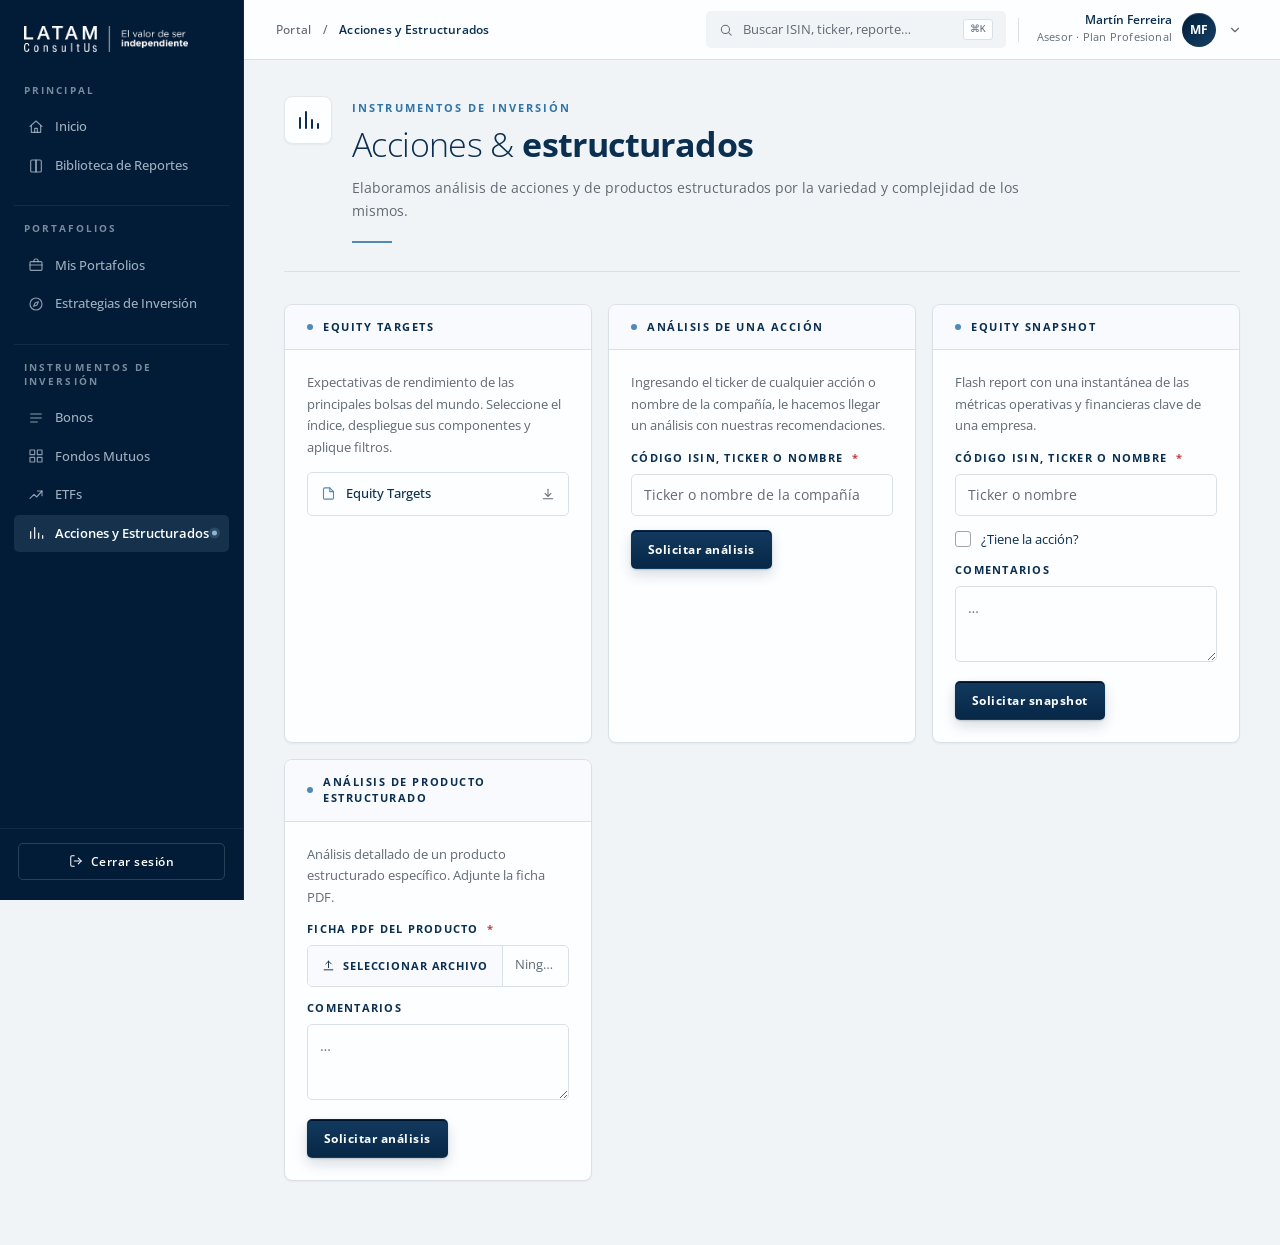
<file: acciones.html>
<!doctype html>
<html lang="es">
<head>
<meta charset="utf-8">
<meta name="viewport" content="width=device-width, initial-scale=1">
<title>Acciones y Estructurados · Portal LATAM ConsultUs</title>
<link rel="stylesheet" href="assets/portal.css">
</head>
<body>

<div class="sidebar-backdrop" id="sidebarBackdrop"></div>

<div class="shell">

  <aside class="sidebar" id="sidebar">
    <div class="sidebar-logo">
      <a href="inicio.html"><img src="assets/logo-white.png" alt="LATAM ConsultUs"></a>
    </div>
    <div class="sidebar-groups">
      <div class="sidebar-group">
        <div class="sidebar-group-title">Principal</div>
        <a href="inicio.html" class="sidebar-item">
          <svg width="16" height="16" viewBox="0 0 24 24" fill="none" stroke="currentColor" stroke-width="1.75" stroke-linecap="round" stroke-linejoin="round"><path d="M3 11l9-8 9 8"/><path d="M5 10v10h14V10"/><path d="M10 20v-6h4v6"/></svg>
          Inicio
        </a>
        <a href="biblioteca.html" class="sidebar-item">
          <svg width="16" height="16" viewBox="0 0 24 24" fill="none" stroke="currentColor" stroke-width="1.75" stroke-linecap="round" stroke-linejoin="round"><path d="M4 5a2 2 0 0 1 2-2h6v18H6a2 2 0 0 1-2-2z"/><path d="M20 5a2 2 0 0 0-2-2h-6v18h6a2 2 0 0 0 2-2z"/></svg>
          Biblioteca de Reportes
        </a>
      </div>
      <div class="sidebar-group">
        <div class="sidebar-group-title">Portafolios</div>
        <a href="portafolios.html" class="sidebar-item">
          <svg width="16" height="16" viewBox="0 0 24 24" fill="none" stroke="currentColor" stroke-width="1.75" stroke-linecap="round" stroke-linejoin="round"><rect x="3" y="7" width="18" height="13" rx="1.5"/><path d="M9 7V5a2 2 0 0 1 2-2h2a2 2 0 0 1 2 2v2"/><path d="M3 12h18"/></svg>
          Mis Portafolios
        </a>
        <a href="estrategias.html" class="sidebar-item">
          <svg width="16" height="16" viewBox="0 0 24 24" fill="none" stroke="currentColor" stroke-width="1.75" stroke-linecap="round" stroke-linejoin="round"><circle cx="12" cy="12" r="9"/><path d="M15.5 8.5l-2 5-5 2 2-5 5-2z"/></svg>
          Estrategias de Inversión
        </a>
      </div>
      <div class="sidebar-group">
        <div class="sidebar-group-title">Instrumentos de Inversión</div>
        <a href="bonos.html" class="sidebar-item">
          <svg width="16" height="16" viewBox="0 0 24 24" fill="none" stroke="currentColor" stroke-width="1.75" stroke-linecap="round" stroke-linejoin="round"><path d="M4 6h16M4 12h16M4 18h10"/></svg>
          Bonos
        </a>
        <a href="fondos.html" class="sidebar-item">
          <svg width="16" height="16" viewBox="0 0 24 24" fill="none" stroke="currentColor" stroke-width="1.75" stroke-linecap="round" stroke-linejoin="round"><rect x="3" y="3" width="7" height="7"/><rect x="14" y="3" width="7" height="7"/><rect x="3" y="14" width="7" height="7"/><rect x="14" y="14" width="7" height="7"/></svg>
          Fondos Mutuos
        </a>
        <a href="etfs.html" class="sidebar-item">
          <svg width="16" height="16" viewBox="0 0 24 24" fill="none" stroke="currentColor" stroke-width="1.75" stroke-linecap="round" stroke-linejoin="round"><path d="M3 17l6-6 4 4 8-9"/><path d="M14 6h7v7"/></svg>
          ETFs
        </a>
        <a href="acciones.html" class="sidebar-item active">
          <svg width="16" height="16" viewBox="0 0 24 24" fill="none" stroke="currentColor" stroke-width="1.75" stroke-linecap="round" stroke-linejoin="round"><path d="M4 20V10M10 20V4M16 20v-8M22 20v-4"/></svg>
          Acciones y Estructurados
        </a>
      </div>
    </div>
    <div class="sidebar-foot">
      <a href="login.html" class="btn-out">
        <svg width="14" height="14" viewBox="0 0 24 24" fill="none" stroke="currentColor" stroke-width="1.75" stroke-linecap="round" stroke-linejoin="round"><path d="M9 21H5a2 2 0 0 1-2-2V5a2 2 0 0 1 2-2h4"/><path d="M16 17l5-5-5-5"/><path d="M21 12H9"/></svg>
        Cerrar sesión
      </a>
    </div>
  </aside>

  <main class="main">
    
    <header class="topbar">
      <div style="display:flex; align-items:center;">
        <button class="nav-toggle" id="navToggle" aria-label="Menú"><svg width="18" height="18" viewBox="0 0 24 24" fill="none" stroke="currentColor" stroke-width="1.75" stroke-linecap="round" stroke-linejoin="round"><path d="M4 6h16M4 12h16M4 18h16"/></svg></button>
        <div class="crumb">Portal <span class="sep">/</span> <span class="current">Acciones y Estructurados</span></div>
      </div>
      <div class="top-right">
        <div class="search-box">
          <svg width="14" height="14" viewBox="0 0 24 24" fill="none" stroke="var(--lcu-gray-4)" stroke-width="1.75" stroke-linecap="round" stroke-linejoin="round"><circle cx="11" cy="11" r="7"/><path d="M21 21l-4.3-4.3"/></svg>
          <input type="text" placeholder="Buscar ISIN, ticker, reporte…">
          <kbd>⌘K</kbd>
        </div>
        <div class="top-divider"></div>
        <div class="user-menu" id="userMenu">
          <button class="user-chip" id="userChipBtn" aria-haspopup="true" aria-expanded="false">
            <div style="text-align:right">
              <div class="nm">Martín Ferreira</div>
              <div class="pl">Asesor · Plan Profesional</div>
            </div>
            <div class="avatar">MF</div>
            <svg class="caret" width="14" height="14" viewBox="0 0 24 24" fill="none" stroke="currentColor" stroke-width="2" stroke-linecap="round" stroke-linejoin="round"><path d="M6 9l6 6 6-6"/></svg>
          </button>
          <div class="user-dropdown" id="userDropdown">
            <div class="user-dropdown-label">Creadores LATAM</div>
            <a href="abm.html" class="user-dropdown-item">
              <svg width="16" height="16" viewBox="0 0 24 24" fill="none" stroke="currentColor" stroke-width="1.75" stroke-linecap="round" stroke-linejoin="round"><path d="M12 20h9"/><path d="M16.5 3.5a2.1 2.1 0 0 1 3 3L7 19l-4 1 1-4z"/></svg>
              ABM · Gestión de reportes
            </a>
            <div class="user-dropdown-sep"></div>
            <a href="login.html" class="user-dropdown-item">
              <svg width="16" height="16" viewBox="0 0 24 24" fill="none" stroke="currentColor" stroke-width="1.75" stroke-linecap="round" stroke-linejoin="round"><path d="M9 21H5a2 2 0 0 1-2-2V5a2 2 0 0 1 2-2h4"/><path d="M16 17l5-5-5-5"/><path d="M21 12H9"/></svg>
              Cerrar sesión
            </a>
          </div>
        </div>
      </div>
    </header>

    <div class="content">


      <section class="banner">
        <div class="left">
          <div class="ic"><svg width="24" height="24" viewBox="0 0 24 24" fill="none" stroke="currentColor" stroke-width="2" stroke-linecap="round" stroke-linejoin="round"><path d="M4 20V10M10 20V4M16 20v-8M22 20v-4"/></svg></div>
          <div>
            <span class="eyebrow">Instrumentos de Inversión</span>
            <h1 class="lcu-title" style="margin-top:8px;">Acciones & <strong>estructurados</strong></h1>
            <p class="lead">Elaboramos análisis de acciones y de productos estructurados por la variedad y complejidad de los mismos.</p>
            <hr class="accent-rule">
          </div>
        </div>
        
      </section>
      <div class="alert alert-ok alert-target" style="display:none;"><svg width="16" height="16" viewBox="0 0 24 24" fill="none" stroke="currentColor" stroke-width="1.75" stroke-linecap="round" stroke-linejoin="round"><path d="M5 12l5 5L20 7"/></svg><div>Solicitud enviada. El reporte quedará disponible en su biblioteca.</div></div>

      <div class="igrid cols-3">

        <div class="icard">
          <div class="icard-head">Equity Targets</div>
          <div class="icard-body">
            <p>Expectativas de rendimiento de las principales bolsas del mundo. Seleccione el índice, despliegue sus componentes y aplique filtros.</p>
            <a class="doc-link" href="https://maximusnextgeneration-code.github.io/Equity-Targets/" target="_blank" rel="noopener"><svg class="ico-doc" width="15" height="15" viewBox="0 0 24 24" fill="none" stroke="currentColor" stroke-width="1.75" stroke-linecap="round" stroke-linejoin="round"><path d="M14 3H6a2 2 0 0 0-2 2v14a2 2 0 0 0 2 2h12a2 2 0 0 0 2-2V9z"/><path d="M14 3v6h6"/></svg><span class="name">Equity Targets</span><svg class="dl" width="14" height="14" viewBox="0 0 24 24" fill="none" stroke="currentColor" stroke-width="1.75" stroke-linecap="round" stroke-linejoin="round"><path d="M12 4v12"/><path d="M7 11l5 5 5-5"/><path d="M4 20h16"/></svg></a>
          </div>
        </div>

        <div class="icard">
          <div class="icard-head">Análisis de una acción</div>
          <div class="icard-body">
            <p>Ingresando el ticker de cualquier acción o nombre de la compañía, le hacemos llegar un análisis con nuestras recomendaciones.</p>
            <form data-mock novalidate>
              <div class="field"><label class="lbl">Código ISIN, ticker o nombre <span class="req">*</span></label><input type="text" class="input" placeholder="Ticker o nombre de la compañía"></div>
              <button type="submit" class="btn btn-primary">Solicitar análisis</button>
            </form>
          </div>
        </div>

        <div class="icard">
          <div class="icard-head">Equity Snapshot</div>
          <div class="icard-body">
            <p>Flash report con una instantánea de las métricas operativas y financieras clave de una empresa.</p>
            <form data-mock novalidate>
              <div class="field"><label class="lbl">Código ISIN, ticker o nombre <span class="req">*</span></label><input type="text" class="input" placeholder="Ticker o nombre"></div>
              <div class="field"><label class="check"><input type="checkbox"> ¿Tiene la acción?</label></div>
              <div class="field"><label class="lbl">Comentarios</label><textarea class="textarea" placeholder="…" rows="2"></textarea></div>
              <button type="submit" class="btn btn-primary">Solicitar snapshot</button>
            </form>
          </div>
        </div>

        <div class="icard">
          <div class="icard-head">Análisis de producto estructurado</div>
          <div class="icard-body">
            <p>Análisis detallado de un producto estructurado específico. Adjunte la ficha PDF.</p>
            <form data-mock novalidate>
              <div class="field"><label class="lbl">Ficha PDF del producto <span class="req">*</span></label>
                <div class="file-input">
                  <label><svg width="13" height="13" viewBox="0 0 24 24" fill="none" stroke="currentColor" stroke-width="1.75" stroke-linecap="round" stroke-linejoin="round"><path d="M12 16V4"/><path d="M7 9l5-5 5 5"/><path d="M4 20h16"/></svg> Seleccionar archivo<input type="file" accept=".pdf"></label>
                  <span class="name">Ningún archivo seleccionado</span>
                </div>
              </div>
              <div class="field"><label class="lbl">Comentarios</label><textarea class="textarea" placeholder="…" rows="2"></textarea></div>
              <button type="submit" class="btn btn-primary">Solicitar análisis</button>
            </form>
          </div>
        </div>

      </div>

    </div>
  </main>
</div>

<script src="assets/portal.js"></script>
</body>
</html>
</file>
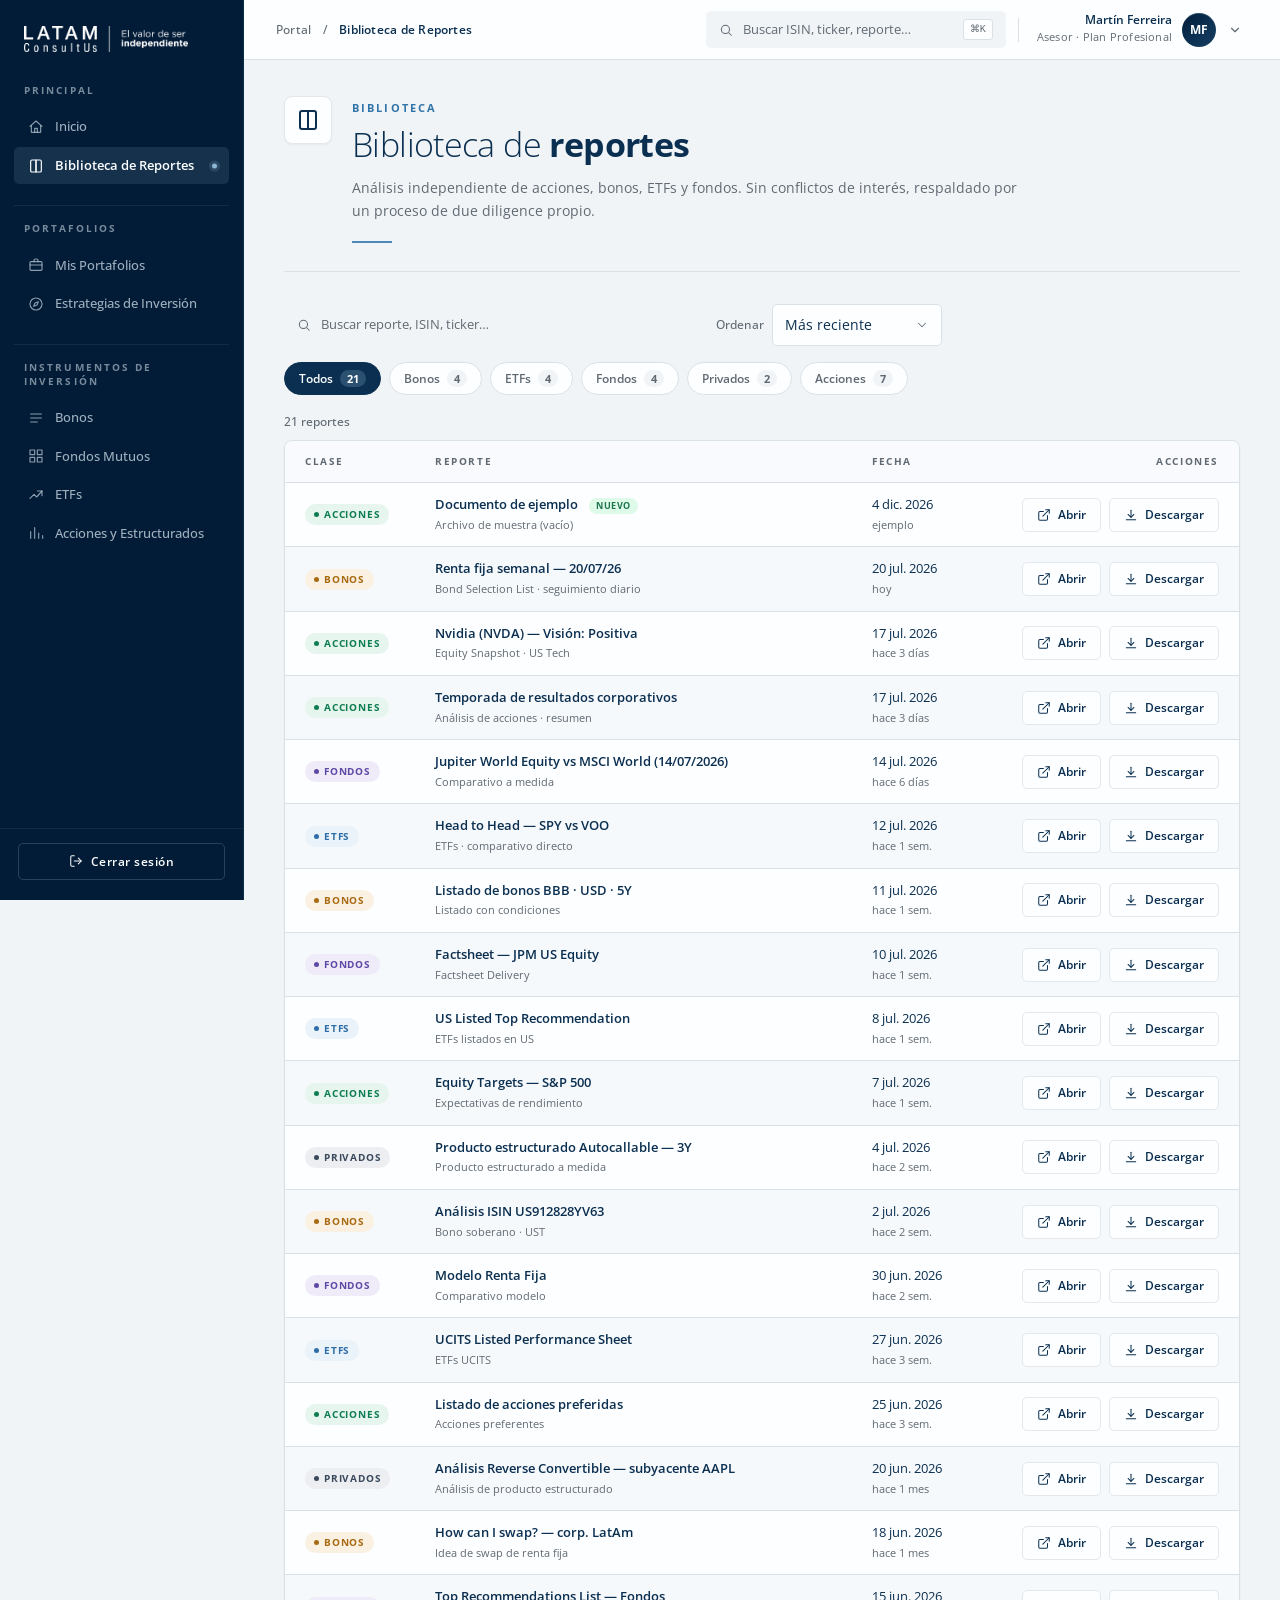
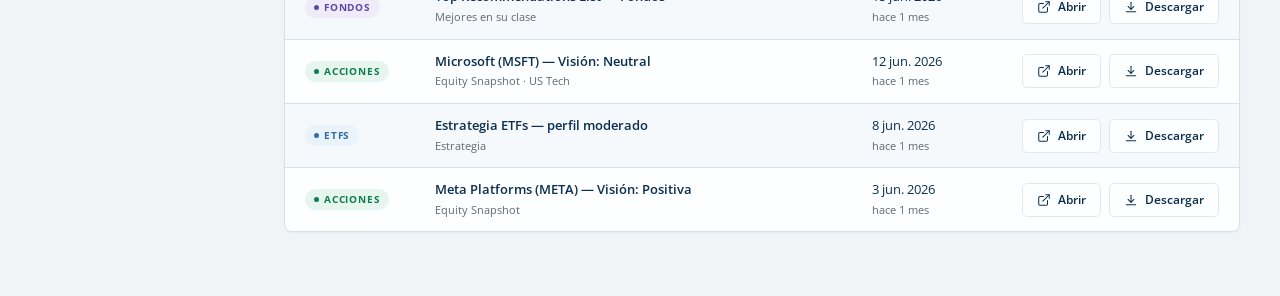
<file: biblioteca.html>
<!doctype html>
<html lang="es">
<head>
<meta charset="utf-8">
<meta name="viewport" content="width=device-width, initial-scale=1">
<title>Biblioteca de Reportes · Portal LATAM ConsultUs</title>
<link rel="stylesheet" href="assets/portal.css">
<style>
  /* Biblioteca — toolbar y filtros (usa los tokens del portal) */
  .lib-toolbar { display:flex; gap:12px; flex-wrap:wrap; align-items:center; margin-bottom:16px; }
  .lib-search { flex:1 1 320px; max-width:420px; }
  .lib-search .search-box { width:100%; }
  .lib-sort { display:flex; align-items:center; gap:8px; }
  .lib-sort .select-wrap { min-width:170px; }
  .lib-filters { display:flex; gap:8px; flex-wrap:wrap; margin-bottom:18px; }
  .chip {
    display:inline-flex; align-items:center; gap:7px;
    padding:7px 14px; border-radius:var(--r-pill);
    border:1px solid var(--border); background:var(--bg-surface);
    font-size:12px; font-weight:var(--fw-semibold); color:var(--fg-muted);
    cursor:pointer; transition:background .12s, border-color .12s, color .12s;
  }
  .chip:hover { border-color:var(--border-strong); color:var(--fg); }
  .chip.active { background:var(--lcu-navy); border-color:var(--lcu-navy); color:var(--fg-on-dark); }
  .chip .count {
    font-size:11px; font-weight:var(--fw-bold);
    background:var(--lcu-mist); color:var(--fg-muted);
    border-radius:var(--r-pill); padding:1px 7px; min-width:20px; text-align:center;
  }
  .chip.active .count { background:oklch(0.76 0.062 238 / .25); color:var(--fg-on-dark); }
  .lib-count { font-size:11.5px; color:var(--fg-muted); margin:0 0 10px; font-weight:var(--fw-medium); }
  .lib-table td .rep-title { font-weight:var(--fw-semibold); color:var(--lcu-navy); }
  .lib-table td .rep-sub { font-size:11px; color:var(--fg-muted); margin-top:2px; }
  .lib-table td .rep-when { font-size:11px; color:var(--fg-muted); margin-top:2px; }
  .lib-table .col-action { text-align:right; white-space:nowrap; }
  .lib-table .row-actions { display:inline-flex; gap:8px; justify-content:flex-end; }
  .btn-open {
    display:inline-flex; align-items:center; gap:7px;
    padding:7px 14px; border-radius:var(--r-sm);
    border:1px solid var(--border-strong); background:var(--bg-surface);
    color:var(--lcu-navy); font-size:12px; font-weight:var(--fw-semibold);
    text-decoration:none; cursor:pointer; transition:background .12s, border-color .12s;
  }
  .btn-open:hover { background:var(--lcu-sky-50); border-color:var(--lcu-sky-300); text-decoration:none; color:var(--lcu-navy); }
  .lib-empty { padding:40px 20px; text-align:center; color:var(--fg-muted); font-size:13px; }
  .badge-new {
    display:inline-block; margin-left:8px; padding:1px 7px; border-radius:var(--r-pill);
    font-size:9px; font-weight:var(--fw-bold); letter-spacing:.06em; text-transform:uppercase;
    background:var(--ok-bg); color:var(--ok);
  }
</style>
</head>
<body>

<div class="sidebar-backdrop" id="sidebarBackdrop"></div>

<div class="shell">

  <aside class="sidebar" id="sidebar">
    <div class="sidebar-logo">
      <a href="inicio.html"><img src="assets/logo-white.png" alt="LATAM ConsultUs"></a>
    </div>
    <div class="sidebar-groups">
      <div class="sidebar-group">
        <div class="sidebar-group-title">Principal</div>
        <a href="inicio.html" class="sidebar-item">
          <svg width="16" height="16" viewBox="0 0 24 24" fill="none" stroke="currentColor" stroke-width="1.75" stroke-linecap="round" stroke-linejoin="round"><path d="M3 11l9-8 9 8"/><path d="M5 10v10h14V10"/><path d="M10 20v-6h4v6"/></svg>
          Inicio
        </a>
        <a href="biblioteca.html" class="sidebar-item active">
          <svg width="16" height="16" viewBox="0 0 24 24" fill="none" stroke="currentColor" stroke-width="1.75" stroke-linecap="round" stroke-linejoin="round"><path d="M4 5a2 2 0 0 1 2-2h6v18H6a2 2 0 0 1-2-2z"/><path d="M20 5a2 2 0 0 0-2-2h-6v18h6a2 2 0 0 0 2-2z"/></svg>
          Biblioteca de Reportes
        </a>
      </div>
      <div class="sidebar-group">
        <div class="sidebar-group-title">Portafolios</div>
        <a href="portafolios.html" class="sidebar-item">
          <svg width="16" height="16" viewBox="0 0 24 24" fill="none" stroke="currentColor" stroke-width="1.75" stroke-linecap="round" stroke-linejoin="round"><rect x="3" y="7" width="18" height="13" rx="1.5"/><path d="M9 7V5a2 2 0 0 1 2-2h2a2 2 0 0 1 2 2v2"/><path d="M3 12h18"/></svg>
          Mis Portafolios
        </a>
        <a href="estrategias.html" class="sidebar-item">
          <svg width="16" height="16" viewBox="0 0 24 24" fill="none" stroke="currentColor" stroke-width="1.75" stroke-linecap="round" stroke-linejoin="round"><circle cx="12" cy="12" r="9"/><path d="M15.5 8.5l-2 5-5 2 2-5 5-2z"/></svg>
          Estrategias de Inversión
        </a>
      </div>
      <div class="sidebar-group">
        <div class="sidebar-group-title">Instrumentos de Inversión</div>
        <a href="bonos.html" class="sidebar-item">
          <svg width="16" height="16" viewBox="0 0 24 24" fill="none" stroke="currentColor" stroke-width="1.75" stroke-linecap="round" stroke-linejoin="round"><path d="M4 6h16M4 12h16M4 18h10"/></svg>
          Bonos
        </a>
        <a href="fondos.html" class="sidebar-item">
          <svg width="16" height="16" viewBox="0 0 24 24" fill="none" stroke="currentColor" stroke-width="1.75" stroke-linecap="round" stroke-linejoin="round"><rect x="3" y="3" width="7" height="7"/><rect x="14" y="3" width="7" height="7"/><rect x="3" y="14" width="7" height="7"/><rect x="14" y="14" width="7" height="7"/></svg>
          Fondos Mutuos
        </a>
        <a href="etfs.html" class="sidebar-item">
          <svg width="16" height="16" viewBox="0 0 24 24" fill="none" stroke="currentColor" stroke-width="1.75" stroke-linecap="round" stroke-linejoin="round"><path d="M3 17l6-6 4 4 8-9"/><path d="M14 6h7v7"/></svg>
          ETFs
        </a>
        <a href="acciones.html" class="sidebar-item">
          <svg width="16" height="16" viewBox="0 0 24 24" fill="none" stroke="currentColor" stroke-width="1.75" stroke-linecap="round" stroke-linejoin="round"><path d="M4 20V10M10 20V4M16 20v-8M22 20v-4"/></svg>
          Acciones y Estructurados
        </a>
      </div>
    </div>
    <div class="sidebar-foot">
      <a href="login.html" class="btn-out">
        <svg width="14" height="14" viewBox="0 0 24 24" fill="none" stroke="currentColor" stroke-width="1.75" stroke-linecap="round" stroke-linejoin="round"><path d="M9 21H5a2 2 0 0 1-2-2V5a2 2 0 0 1 2-2h4"/><path d="M16 17l5-5-5-5"/><path d="M21 12H9"/></svg>
        Cerrar sesión
      </a>
    </div>
  </aside>

  <main class="main">

    <header class="topbar">
      <div style="display:flex; align-items:center;">
        <button class="nav-toggle" id="navToggle" aria-label="Menú"><svg width="18" height="18" viewBox="0 0 24 24" fill="none" stroke="currentColor" stroke-width="1.75" stroke-linecap="round" stroke-linejoin="round"><path d="M4 6h16M4 12h16M4 18h16"/></svg></button>
        <div class="crumb">Portal <span class="sep">/</span> <span class="current">Biblioteca de Reportes</span></div>
      </div>
      <div class="top-right">
        <div class="search-box">
          <svg width="14" height="14" viewBox="0 0 24 24" fill="none" stroke="var(--lcu-gray-4)" stroke-width="1.75" stroke-linecap="round" stroke-linejoin="round"><circle cx="11" cy="11" r="7"/><path d="M21 21l-4.3-4.3"/></svg>
          <input type="text" placeholder="Buscar ISIN, ticker, reporte…">
          <kbd>⌘K</kbd>
        </div>
        <div class="top-divider"></div>
        <div class="user-menu" id="userMenu">
          <button class="user-chip" id="userChipBtn" aria-haspopup="true" aria-expanded="false">
            <div style="text-align:right">
              <div class="nm">Martín Ferreira</div>
              <div class="pl">Asesor · Plan Profesional</div>
            </div>
            <div class="avatar">MF</div>
            <svg class="caret" width="14" height="14" viewBox="0 0 24 24" fill="none" stroke="currentColor" stroke-width="2" stroke-linecap="round" stroke-linejoin="round"><path d="M6 9l6 6 6-6"/></svg>
          </button>
          <div class="user-dropdown" id="userDropdown">
            <div class="user-dropdown-label">Creadores LATAM</div>
            <a href="abm.html" class="user-dropdown-item">
              <svg width="16" height="16" viewBox="0 0 24 24" fill="none" stroke="currentColor" stroke-width="1.75" stroke-linecap="round" stroke-linejoin="round"><path d="M12 20h9"/><path d="M16.5 3.5a2.1 2.1 0 0 1 3 3L7 19l-4 1 1-4z"/></svg>
              ABM · Gestión de reportes
            </a>
            <div class="user-dropdown-sep"></div>
            <a href="login.html" class="user-dropdown-item">
              <svg width="16" height="16" viewBox="0 0 24 24" fill="none" stroke="currentColor" stroke-width="1.75" stroke-linecap="round" stroke-linejoin="round"><path d="M9 21H5a2 2 0 0 1-2-2V5a2 2 0 0 1 2-2h4"/><path d="M16 17l5-5-5-5"/><path d="M21 12H9"/></svg>
              Cerrar sesión
            </a>
          </div>
        </div>
      </div>
    </header>

    <div class="content">

      <section class="banner">
        <div class="left">
          <div class="ic"><svg width="24" height="24" viewBox="0 0 24 24" fill="none" stroke="currentColor" stroke-width="2" stroke-linecap="round" stroke-linejoin="round"><path d="M4 5a2 2 0 0 1 2-2h6v18H6a2 2 0 0 1-2-2z"/><path d="M20 5a2 2 0 0 0-2-2h-6v18h6a2 2 0 0 0 2-2z"/></svg></div>
          <div>
            <span class="eyebrow">Biblioteca</span>
            <h1 class="lcu-title" style="margin-top:8px;">Biblioteca de <strong>reportes</strong></h1>
            <p class="lead">Análisis independiente de acciones, bonos, ETFs y fondos. Sin conflictos de interés, respaldado por un proceso de due diligence propio.</p>
            <hr class="accent-rule">
          </div>
        </div>
      </section>

      <div class="lib-toolbar">
        <div class="lib-search">
          <div class="search-box">
            <svg width="14" height="14" viewBox="0 0 24 24" fill="none" stroke="var(--lcu-gray-4)" stroke-width="1.75" stroke-linecap="round" stroke-linejoin="round"><circle cx="11" cy="11" r="7"/><path d="M21 21l-4.3-4.3"/></svg>
            <input type="text" id="libSearch" placeholder="Buscar reporte, ISIN, ticker…">
          </div>
        </div>
        <div class="lib-sort">
          <span style="font-size:11.5px; color:var(--fg-muted); font-weight:var(--fw-medium);">Ordenar</span>
          <div class="select-wrap"><select class="select" id="libSort"><option value="recent">Más reciente</option><option value="old">Más antiguo</option><option value="az">Título (A-Z)</option></select></div>
        </div>
      </div>

      <div class="lib-filters" id="libFilters"></div>
      <p class="lib-count" id="libCount"></p>

      <div class="card" style="padding:0; overflow:hidden;">
        <div class="table-scroll">
          <table class="table lib-table">
            <thead><tr>
              <th style="width:130px;">Clase</th>
              <th>Reporte</th>
              <th style="width:150px;">Fecha</th>
              <th style="width:210px; text-align:right;">Acciones</th>
            </tr></thead>
            <tbody id="libBody"></tbody>
          </table>
        </div>
      </div>

    </div>
  </main>
</div>

<script src="assets/portal.js"></script>
<script>
(function () {
  // Reportes base (semilla). Los cargados desde el ABM se anteponen vía localStorage.
  var SEED = [
    {clase:"BONOS", titulo:"Renta fija semanal — 20/07/26", sub:"Bond Selection List · seguimiento diario", fecha:"20 jul. 2026", cuando:"hoy", ts:20260720, href:"#"},
    {clase:"ACCIONES", titulo:"Nvidia (NVDA) — Visión: Positiva", sub:"Equity Snapshot · US Tech", fecha:"17 jul. 2026", cuando:"hace 3 días", ts:20260717, href:"#"},
    {clase:"ACCIONES", titulo:"Temporada de resultados corporativos", sub:"Análisis de acciones · resumen", fecha:"17 jul. 2026", cuando:"hace 3 días", ts:20260717, href:"#"},
    {clase:"FONDOS", titulo:"Jupiter World Equity vs MSCI World (14/07/2026)", sub:"Comparativo a medida", fecha:"14 jul. 2026", cuando:"hace 6 días", ts:20260714, href:"#"},
    {clase:"ETFS", titulo:"Head to Head — SPY vs VOO", sub:"ETFs · comparativo directo", fecha:"12 jul. 2026", cuando:"hace 1 sem.", ts:20260712, href:"#"},
    {clase:"BONOS", titulo:"Listado de bonos BBB · USD · 5Y", sub:"Listado con condiciones", fecha:"11 jul. 2026", cuando:"hace 1 sem.", ts:20260711, href:"#"},
    {clase:"FONDOS", titulo:"Factsheet — JPM US Equity", sub:"Factsheet Delivery", fecha:"10 jul. 2026", cuando:"hace 1 sem.", ts:20260710, href:"#"},
    {clase:"ETFS", titulo:"US Listed Top Recommendation", sub:"ETFs listados en US", fecha:"8 jul. 2026", cuando:"hace 1 sem.", ts:20260708, href:"#"},
    {clase:"ACCIONES", titulo:"Equity Targets — S&P 500", sub:"Expectativas de rendimiento", fecha:"7 jul. 2026", cuando:"hace 1 sem.", ts:20260707, href:"#"},
    {clase:"PRIVADOS", titulo:"Producto estructurado Autocallable — 3Y", sub:"Producto estructurado a medida", fecha:"4 jul. 2026", cuando:"hace 2 sem.", ts:20260704, href:"#"},
    {clase:"BONOS", titulo:"Análisis ISIN US912828YV63", sub:"Bono soberano · UST", fecha:"2 jul. 2026", cuando:"hace 2 sem.", ts:20260702, href:"#"},
    {clase:"FONDOS", titulo:"Modelo Renta Fija", sub:"Comparativo modelo", fecha:"30 jun. 2026", cuando:"hace 2 sem.", ts:20260630, href:"#"},
    {clase:"ETFS", titulo:"UCITS Listed Performance Sheet", sub:"ETFs UCITS", fecha:"27 jun. 2026", cuando:"hace 3 sem.", ts:20260627, href:"#"},
    {clase:"ACCIONES", titulo:"Listado de acciones preferidas", sub:"Acciones preferentes", fecha:"25 jun. 2026", cuando:"hace 3 sem.", ts:20260625, href:"#"},
    {clase:"PRIVADOS", titulo:"Análisis Reverse Convertible — subyacente AAPL", sub:"Análisis de producto estructurado", fecha:"20 jun. 2026", cuando:"hace 1 mes", ts:20260620, href:"#"},
    {clase:"BONOS", titulo:"How can I swap? — corp. LatAm", sub:"Idea de swap de renta fija", fecha:"18 jun. 2026", cuando:"hace 1 mes", ts:20260618, href:"#"},
    {clase:"FONDOS", titulo:"Top Recommendations List — Fondos", sub:"Mejores en su clase", fecha:"15 jun. 2026", cuando:"hace 1 mes", ts:20260615, href:"#"},
    {clase:"ACCIONES", titulo:"Microsoft (MSFT) — Visión: Neutral", sub:"Equity Snapshot · US Tech", fecha:"12 jun. 2026", cuando:"hace 1 mes", ts:20260612, href:"#"},
    {clase:"ETFS", titulo:"Estrategia ETFs — perfil moderado", sub:"Estrategia", fecha:"8 jun. 2026", cuando:"hace 1 mes", ts:20260608, href:"#"},
    {clase:"ACCIONES", titulo:"Meta Platforms (META) — Visión: Positiva", sub:"Equity Snapshot", fecha:"3 jun. 2026", cuando:"hace 1 mes", ts:20260603, href:"#"}
  ];

  var CLASES = ["Todos","Bonos","ETFs","Fondos","Privados","Acciones"];
  var PILL = {BONOS:"pill-bonos", ACCIONES:"pill-acciones", FONDOS:"pill-fondos", ETFS:"pill-etfs", PRIVADOS:"pill-privados"};

  function loadAbmDocs() {
    try {
      var raw = localStorage.getItem("lcu_abm_docs");
      if (!raw) return [];
      return JSON.parse(raw).map(function (d) {
        return {clase:(d.clase||"").toUpperCase(), titulo:d.titulo, sub:d.sub||d.descripcion||"", fecha:d.fecha||"—", cuando:d.cuando||"recién", ts:d.ts||99999999, href:d.href||"#", nuevo:true};
      });
    } catch (e) { return []; }
  }

  var ALL = loadAbmDocs().concat(SEED);
  var state = {filter:"Todos", q:"", sort:"recent"};

  function norm(s){ return (s||"").toString().toLowerCase(); }
  function matchesFilter(r){ return state.filter==="Todos" || norm(r.clase)===norm(state.filter); }
  function matchesQuery(r){
    if (!state.q) return true;
    var q = norm(state.q);
    return norm(r.titulo).indexOf(q)>-1 || norm(r.sub).indexOf(q)>-1 || norm(r.clase).indexOf(q)>-1;
  }
  function sorted(list){
    var l = list.slice();
    if (state.sort==="recent") l.sort(function(a,b){return b.ts-a.ts;});
    else if (state.sort==="old") l.sort(function(a,b){return a.ts-b.ts;});
    else if (state.sort==="az") l.sort(function(a,b){return a.titulo.localeCompare(b.titulo);});
    return l;
  }
  function esc(s){ return (s||"").replace(/&/g,"&amp;").replace(/</g,"&lt;").replace(/>/g,"&gt;"); }

  function renderFilters(){
    var box = document.getElementById("libFilters");
    box.innerHTML = "";
    CLASES.forEach(function(c){
      var n = (c==="Todos") ? ALL.length : ALL.filter(function(r){return norm(r.clase)===norm(c);}).length;
      var b = document.createElement("button");
      b.className = "chip" + (state.filter===c ? " active" : "");
      b.innerHTML = esc(c) + ' <span class="count">' + n + '</span>';
      b.addEventListener("click", function(){ state.filter=c; render(); });
      box.appendChild(b);
    });
  }

  function render(){
    renderFilters();
    var list = sorted(ALL.filter(function(r){ return matchesFilter(r) && matchesQuery(r); }));
    var body = document.getElementById("libBody");
    document.getElementById("libCount").textContent = list.length + (list.length===1?" reporte":" reportes");
    if (!list.length){
      body.innerHTML = '<tr><td colspan="4"><div class="lib-empty">No hay reportes que coincidan con la búsqueda o el filtro.</div></td></tr>';
      return;
    }
    body.innerHTML = list.map(function(r){
      var pill = PILL[r.clase] || "pill-neutral";
      var nuevo = r.nuevo ? ' <span class="badge-new">nuevo</span>' : '';
      return '<tr>' +
        '<td><span class="pill '+pill+'">'+esc(r.clase)+'</span></td>' +
        '<td><div class="rep-title">'+esc(r.titulo)+nuevo+'</div><div class="rep-sub">'+esc(r.sub)+'</div></td>' +
        '<td><div>'+esc(r.fecha)+'</div><div class="rep-when">'+esc(r.cuando)+'</div></td>' +
        '<td class="col-action"><div class="row-actions">' +
          '<a class="btn-open" href="'+(r.href||'#')+'"'+((r.href&&r.href!=='#')?' target="_blank" rel="noopener"':'')+'>' +
            '<svg width="14" height="14" viewBox="0 0 24 24" fill="none" stroke="currentColor" stroke-width="1.75" stroke-linecap="round" stroke-linejoin="round"><path d="M18 13v6a2 2 0 0 1-2 2H5a2 2 0 0 1-2-2V8a2 2 0 0 1 2-2h6"/><path d="M15 3h6v6"/><path d="M10 14L21 3"/></svg>Abrir</a>' +
          '<a class="btn-open" href="'+(r.href||'#')+'" download>' +
            '<svg width="14" height="14" viewBox="0 0 24 24" fill="none" stroke="currentColor" stroke-width="1.75" stroke-linecap="round" stroke-linejoin="round"><path d="M12 4v12"/><path d="M7 11l5 5 5-5"/><path d="M4 20h16"/></svg>Descargar</a>' +
        '</div></td>' +
      '</tr>';
    }).join("");
  }

  var s = document.getElementById("libSearch");
  if (s) s.addEventListener("input", function(){ state.q=s.value; render(); });
  var so = document.getElementById("libSort");
  if (so) so.addEventListener("change", function(){ state.sort=so.value; render(); });

  render();
})();
</script>
</body>
</html>
</file>
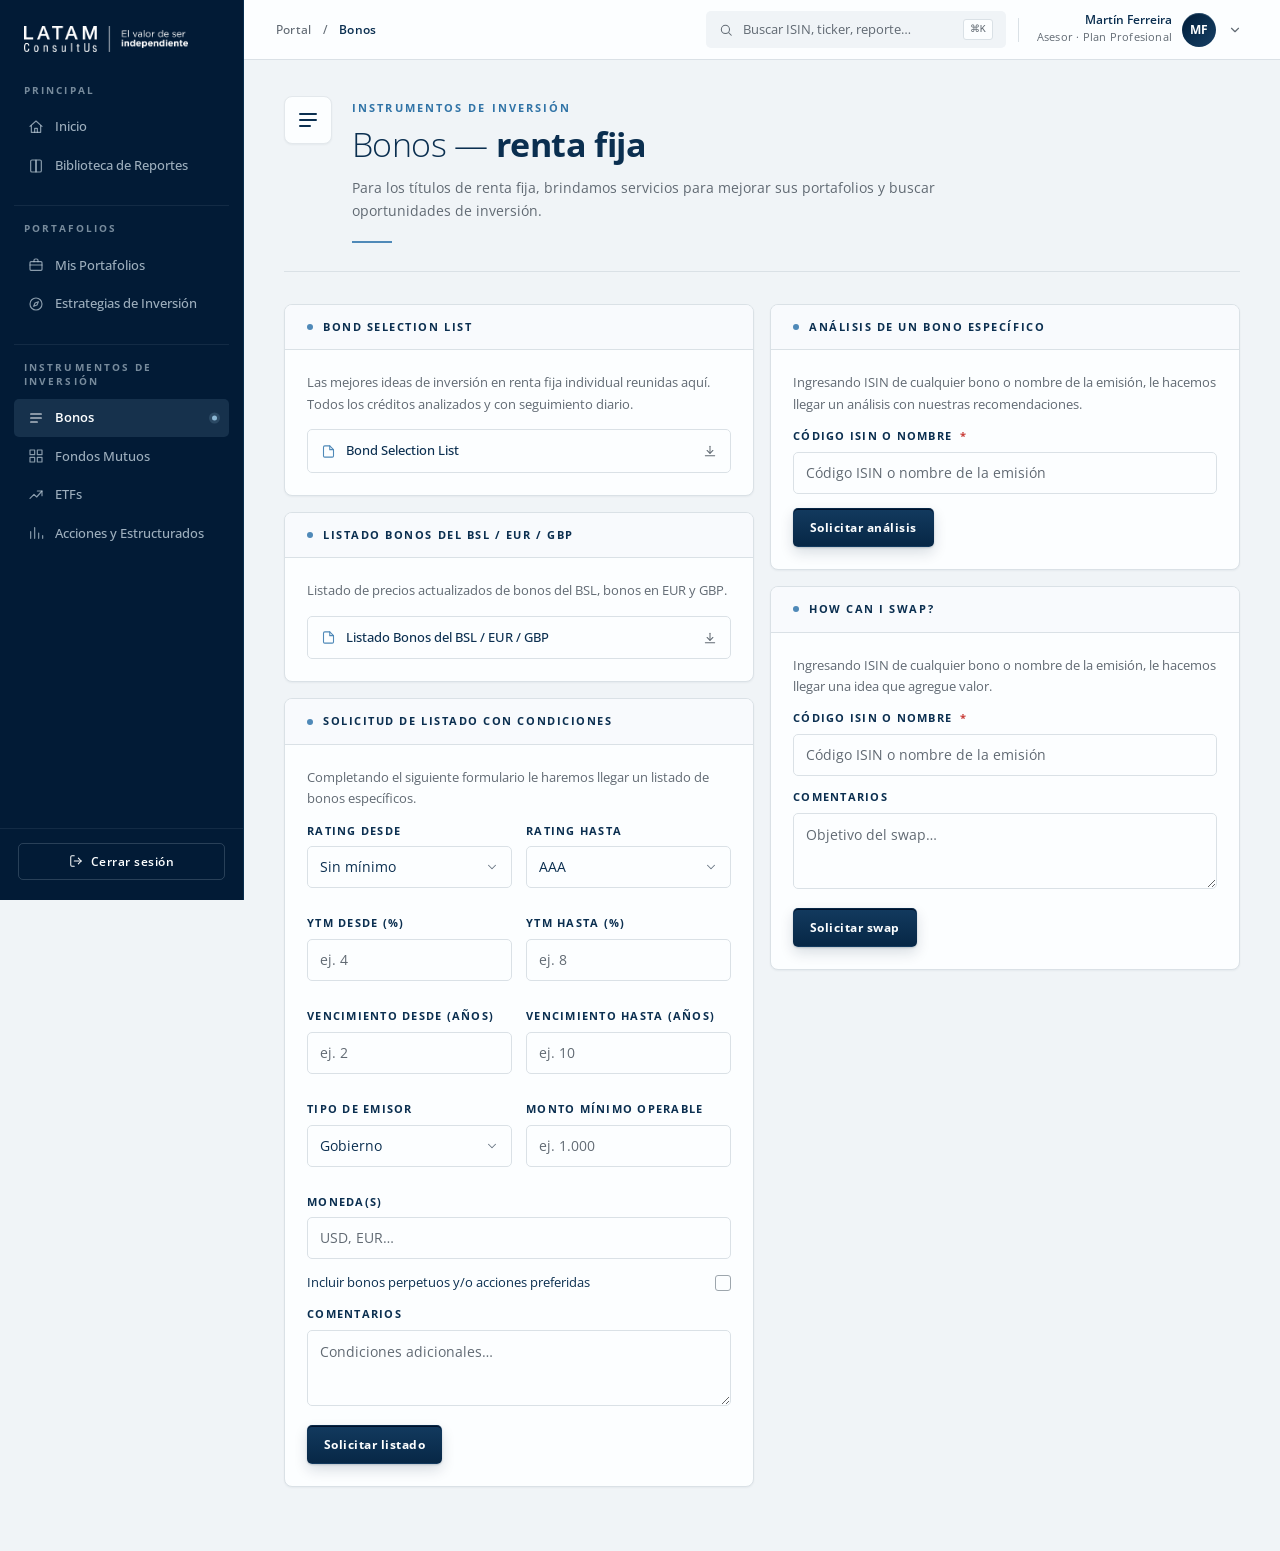
<file: bonos.html>
<!doctype html>
<html lang="es">
<head>
<meta charset="utf-8">
<meta name="viewport" content="width=device-width, initial-scale=1">
<title>Bonos · Portal LATAM ConsultUs</title>
<link rel="stylesheet" href="assets/portal.css">
</head>
<body>

<div class="sidebar-backdrop" id="sidebarBackdrop"></div>

<div class="shell">

  <aside class="sidebar" id="sidebar">
    <div class="sidebar-logo">
      <a href="inicio.html"><img src="assets/logo-white.png" alt="LATAM ConsultUs"></a>
    </div>
    <div class="sidebar-groups">
      <div class="sidebar-group">
        <div class="sidebar-group-title">Principal</div>
        <a href="inicio.html" class="sidebar-item">
          <svg width="16" height="16" viewBox="0 0 24 24" fill="none" stroke="currentColor" stroke-width="1.75" stroke-linecap="round" stroke-linejoin="round"><path d="M3 11l9-8 9 8"/><path d="M5 10v10h14V10"/><path d="M10 20v-6h4v6"/></svg>
          Inicio
        </a>
        <a href="biblioteca.html" class="sidebar-item">
          <svg width="16" height="16" viewBox="0 0 24 24" fill="none" stroke="currentColor" stroke-width="1.75" stroke-linecap="round" stroke-linejoin="round"><path d="M4 5a2 2 0 0 1 2-2h6v18H6a2 2 0 0 1-2-2z"/><path d="M20 5a2 2 0 0 0-2-2h-6v18h6a2 2 0 0 0 2-2z"/></svg>
          Biblioteca de Reportes
        </a>
      </div>
      <div class="sidebar-group">
        <div class="sidebar-group-title">Portafolios</div>
        <a href="portafolios.html" class="sidebar-item">
          <svg width="16" height="16" viewBox="0 0 24 24" fill="none" stroke="currentColor" stroke-width="1.75" stroke-linecap="round" stroke-linejoin="round"><rect x="3" y="7" width="18" height="13" rx="1.5"/><path d="M9 7V5a2 2 0 0 1 2-2h2a2 2 0 0 1 2 2v2"/><path d="M3 12h18"/></svg>
          Mis Portafolios
        </a>
        <a href="estrategias.html" class="sidebar-item">
          <svg width="16" height="16" viewBox="0 0 24 24" fill="none" stroke="currentColor" stroke-width="1.75" stroke-linecap="round" stroke-linejoin="round"><circle cx="12" cy="12" r="9"/><path d="M15.5 8.5l-2 5-5 2 2-5 5-2z"/></svg>
          Estrategias de Inversión
        </a>
      </div>
      <div class="sidebar-group">
        <div class="sidebar-group-title">Instrumentos de Inversión</div>
        <a href="bonos.html" class="sidebar-item active">
          <svg width="16" height="16" viewBox="0 0 24 24" fill="none" stroke="currentColor" stroke-width="1.75" stroke-linecap="round" stroke-linejoin="round"><path d="M4 6h16M4 12h16M4 18h10"/></svg>
          Bonos
        </a>
        <a href="fondos.html" class="sidebar-item">
          <svg width="16" height="16" viewBox="0 0 24 24" fill="none" stroke="currentColor" stroke-width="1.75" stroke-linecap="round" stroke-linejoin="round"><rect x="3" y="3" width="7" height="7"/><rect x="14" y="3" width="7" height="7"/><rect x="3" y="14" width="7" height="7"/><rect x="14" y="14" width="7" height="7"/></svg>
          Fondos Mutuos
        </a>
        <a href="etfs.html" class="sidebar-item">
          <svg width="16" height="16" viewBox="0 0 24 24" fill="none" stroke="currentColor" stroke-width="1.75" stroke-linecap="round" stroke-linejoin="round"><path d="M3 17l6-6 4 4 8-9"/><path d="M14 6h7v7"/></svg>
          ETFs
        </a>
        <a href="acciones.html" class="sidebar-item">
          <svg width="16" height="16" viewBox="0 0 24 24" fill="none" stroke="currentColor" stroke-width="1.75" stroke-linecap="round" stroke-linejoin="round"><path d="M4 20V10M10 20V4M16 20v-8M22 20v-4"/></svg>
          Acciones y Estructurados
        </a>
      </div>
    </div>
    <div class="sidebar-foot">
      <a href="login.html" class="btn-out">
        <svg width="14" height="14" viewBox="0 0 24 24" fill="none" stroke="currentColor" stroke-width="1.75" stroke-linecap="round" stroke-linejoin="round"><path d="M9 21H5a2 2 0 0 1-2-2V5a2 2 0 0 1 2-2h4"/><path d="M16 17l5-5-5-5"/><path d="M21 12H9"/></svg>
        Cerrar sesión
      </a>
    </div>
  </aside>

  <main class="main">
    
    <header class="topbar">
      <div style="display:flex; align-items:center;">
        <button class="nav-toggle" id="navToggle" aria-label="Menú"><svg width="18" height="18" viewBox="0 0 24 24" fill="none" stroke="currentColor" stroke-width="1.75" stroke-linecap="round" stroke-linejoin="round"><path d="M4 6h16M4 12h16M4 18h16"/></svg></button>
        <div class="crumb">Portal <span class="sep">/</span> <span class="current">Bonos</span></div>
      </div>
      <div class="top-right">
        <div class="search-box">
          <svg width="14" height="14" viewBox="0 0 24 24" fill="none" stroke="var(--lcu-gray-4)" stroke-width="1.75" stroke-linecap="round" stroke-linejoin="round"><circle cx="11" cy="11" r="7"/><path d="M21 21l-4.3-4.3"/></svg>
          <input type="text" placeholder="Buscar ISIN, ticker, reporte…">
          <kbd>⌘K</kbd>
        </div>
        <div class="top-divider"></div>
        <div class="user-menu" id="userMenu">
          <button class="user-chip" id="userChipBtn" aria-haspopup="true" aria-expanded="false">
            <div style="text-align:right">
              <div class="nm">Martín Ferreira</div>
              <div class="pl">Asesor · Plan Profesional</div>
            </div>
            <div class="avatar">MF</div>
            <svg class="caret" width="14" height="14" viewBox="0 0 24 24" fill="none" stroke="currentColor" stroke-width="2" stroke-linecap="round" stroke-linejoin="round"><path d="M6 9l6 6 6-6"/></svg>
          </button>
          <div class="user-dropdown" id="userDropdown">
            <div class="user-dropdown-label">Creadores LATAM</div>
            <a href="abm.html" class="user-dropdown-item">
              <svg width="16" height="16" viewBox="0 0 24 24" fill="none" stroke="currentColor" stroke-width="1.75" stroke-linecap="round" stroke-linejoin="round"><path d="M12 20h9"/><path d="M16.5 3.5a2.1 2.1 0 0 1 3 3L7 19l-4 1 1-4z"/></svg>
              ABM · Gestión de reportes
            </a>
            <div class="user-dropdown-sep"></div>
            <a href="login.html" class="user-dropdown-item">
              <svg width="16" height="16" viewBox="0 0 24 24" fill="none" stroke="currentColor" stroke-width="1.75" stroke-linecap="round" stroke-linejoin="round"><path d="M9 21H5a2 2 0 0 1-2-2V5a2 2 0 0 1 2-2h4"/><path d="M16 17l5-5-5-5"/><path d="M21 12H9"/></svg>
              Cerrar sesión
            </a>
          </div>
        </div>
      </div>
    </header>

    <div class="content">


      <section class="banner">
        <div class="left">
          <div class="ic"><svg width="24" height="24" viewBox="0 0 24 24" fill="none" stroke="currentColor" stroke-width="2" stroke-linecap="round" stroke-linejoin="round"><path d="M4 6h16M4 12h16M4 18h10"/></svg></div>
          <div>
            <span class="eyebrow">Instrumentos de Inversión</span>
            <h1 class="lcu-title" style="margin-top:8px;">Bonos — <strong>renta fija</strong></h1>
            <p class="lead">Para los títulos de renta fija, brindamos servicios para mejorar sus portafolios y buscar oportunidades de inversión.</p>
            <hr class="accent-rule">
          </div>
        </div>
        
      </section>

      <div class="alert alert-ok alert-target" style="display:none;"><svg width="16" height="16" viewBox="0 0 24 24" fill="none" stroke="currentColor" stroke-width="1.75" stroke-linecap="round" stroke-linejoin="round"><path d="M5 12l5 5L20 7"/></svg><div>Solicitud enviada. El reporte quedará disponible en su biblioteca.</div></div>

      <div class="igrid masonry">

        <div class="icard">
          <div class="icard-head">Bond Selection List</div>
          <div class="icard-body">
            <p>Las mejores ideas de inversión en renta fija individual reunidas aquí. Todos los créditos analizados y con seguimiento diario.</p>
            <a class="doc-link" href="https://maximusnextgeneration-code.github.io/Bond-Selecction-List/#top" target="_blank" rel="noopener"><svg class="ico-doc" width="15" height="15" viewBox="0 0 24 24" fill="none" stroke="currentColor" stroke-width="1.75" stroke-linecap="round" stroke-linejoin="round"><path d="M14 3H6a2 2 0 0 0-2 2v14a2 2 0 0 0 2 2h12a2 2 0 0 0 2-2V9z"/><path d="M14 3v6h6"/></svg><span class="name">Bond Selection List</span><svg class="dl" width="14" height="14" viewBox="0 0 24 24" fill="none" stroke="currentColor" stroke-width="1.75" stroke-linecap="round" stroke-linejoin="round"><path d="M12 4v12"/><path d="M7 11l5 5 5-5"/><path d="M4 20h16"/></svg></a>
          </div>
        </div>

        <div class="icard">
          <div class="icard-head">Listado Bonos del BSL / EUR / GBP</div>
          <div class="icard-body">
            <p>Listado de precios actualizados de bonos del BSL, bonos en EUR y GBP.</p>
            <a class="doc-link" href="#"><svg class="ico-doc" width="15" height="15" viewBox="0 0 24 24" fill="none" stroke="currentColor" stroke-width="1.75" stroke-linecap="round" stroke-linejoin="round"><path d="M14 3H6a2 2 0 0 0-2 2v14a2 2 0 0 0 2 2h12a2 2 0 0 0 2-2V9z"/><path d="M14 3v6h6"/></svg><span class="name">Listado Bonos del BSL / EUR / GBP</span><svg class="dl" width="14" height="14" viewBox="0 0 24 24" fill="none" stroke="currentColor" stroke-width="1.75" stroke-linecap="round" stroke-linejoin="round"><path d="M12 4v12"/><path d="M7 11l5 5 5-5"/><path d="M4 20h16"/></svg></a>
          </div>
        </div>

        <div class="icard">
          <div class="icard-head">Solicitud de listado con condiciones</div>
          <div class="icard-body">
            <p>Completando el siguiente formulario le haremos llegar un listado de bonos específicos.</p>
            <form data-mock novalidate>
              <div class="form-row">
                <div class="field"><label class="lbl">Rating desde</label><div class="select-wrap"><select class="select"><option>Sin mínimo</option><option>AAA</option><option>AA</option><option>A</option><option>BBB</option><option>BB</option><option>B</option></select></div></div>
                <div class="field"><label class="lbl">Rating hasta</label><div class="select-wrap"><select class="select"><option>AAA</option><option>AA</option><option>A</option><option>BBB</option><option>BB</option><option>B</option><option>Sin máximo</option></select></div></div>
              </div>
              <div class="form-row">
                <div class="field"><label class="lbl">YTM desde (%)</label><input type="number" class="input" placeholder="ej. 4" step="0.1"></div>
                <div class="field"><label class="lbl">YTM hasta (%)</label><input type="number" class="input" placeholder="ej. 8" step="0.1"></div>
              </div>
              <div class="form-row">
                <div class="field"><label class="lbl">Vencimiento desde (años)</label><input type="number" class="input" placeholder="ej. 2" min="0"></div>
                <div class="field"><label class="lbl">Vencimiento hasta (años)</label><input type="number" class="input" placeholder="ej. 10" min="0"></div>
              </div>
              <div class="form-row">
                <div class="field"><label class="lbl">Tipo de emisor</label><div class="select-wrap"><select class="select"><option>Gobierno</option><option>Corporativo</option><option>Supranacional</option><option>Indistinto</option></select></div></div>
                <div class="field"><label class="lbl">Monto mínimo operable</label><input type="number" class="input" placeholder="ej. 1.000" min="0"></div>
              </div>
              <div class="field"><label class="lbl">Moneda(s)</label><input type="text" class="input" placeholder="USD, EUR…"></div>
              <div class="field"><label class="check" style="justify-content:space-between;">Incluir bonos perpetuos y/o acciones preferidas <input type="checkbox"></label></div>
              <div class="field"><label class="lbl">Comentarios</label><textarea class="textarea" placeholder="Condiciones adicionales…" rows="2"></textarea></div>
              <button type="submit" class="btn btn-primary">Solicitar listado</button>
            </form>
          </div>
        </div>

        <div class="icard">
          <div class="icard-head">Análisis de un bono específico</div>
          <div class="icard-body">
            <p>Ingresando ISIN de cualquier bono o nombre de la emisión, le hacemos llegar un análisis con nuestras recomendaciones.</p>
            <form data-mock novalidate>
              <div class="field"><label class="lbl">Código ISIN o nombre <span class="req">*</span></label><input type="text" class="input" placeholder="Código ISIN o nombre de la emisión"></div>
              <button type="submit" class="btn btn-primary">Solicitar análisis</button>
            </form>
          </div>
        </div>

        <div class="icard">
          <div class="icard-head">How can I swap?</div>
          <div class="icard-body">
            <p>Ingresando ISIN de cualquier bono o nombre de la emisión, le hacemos llegar una idea que agregue valor.</p>
            <form data-mock novalidate>
              <div class="field"><label class="lbl">Código ISIN o nombre <span class="req">*</span></label><input type="text" class="input" placeholder="Código ISIN o nombre de la emisión"></div>
              <div class="field"><label class="lbl">Comentarios</label><textarea class="textarea" placeholder="Objetivo del swap…" rows="2"></textarea></div>
              <button type="submit" class="btn btn-primary">Solicitar swap</button>
            </form>
          </div>
        </div>

      </div>

    </div>
  </main>
</div>

<script src="assets/portal.js"></script>
</body>
</html>
</file>
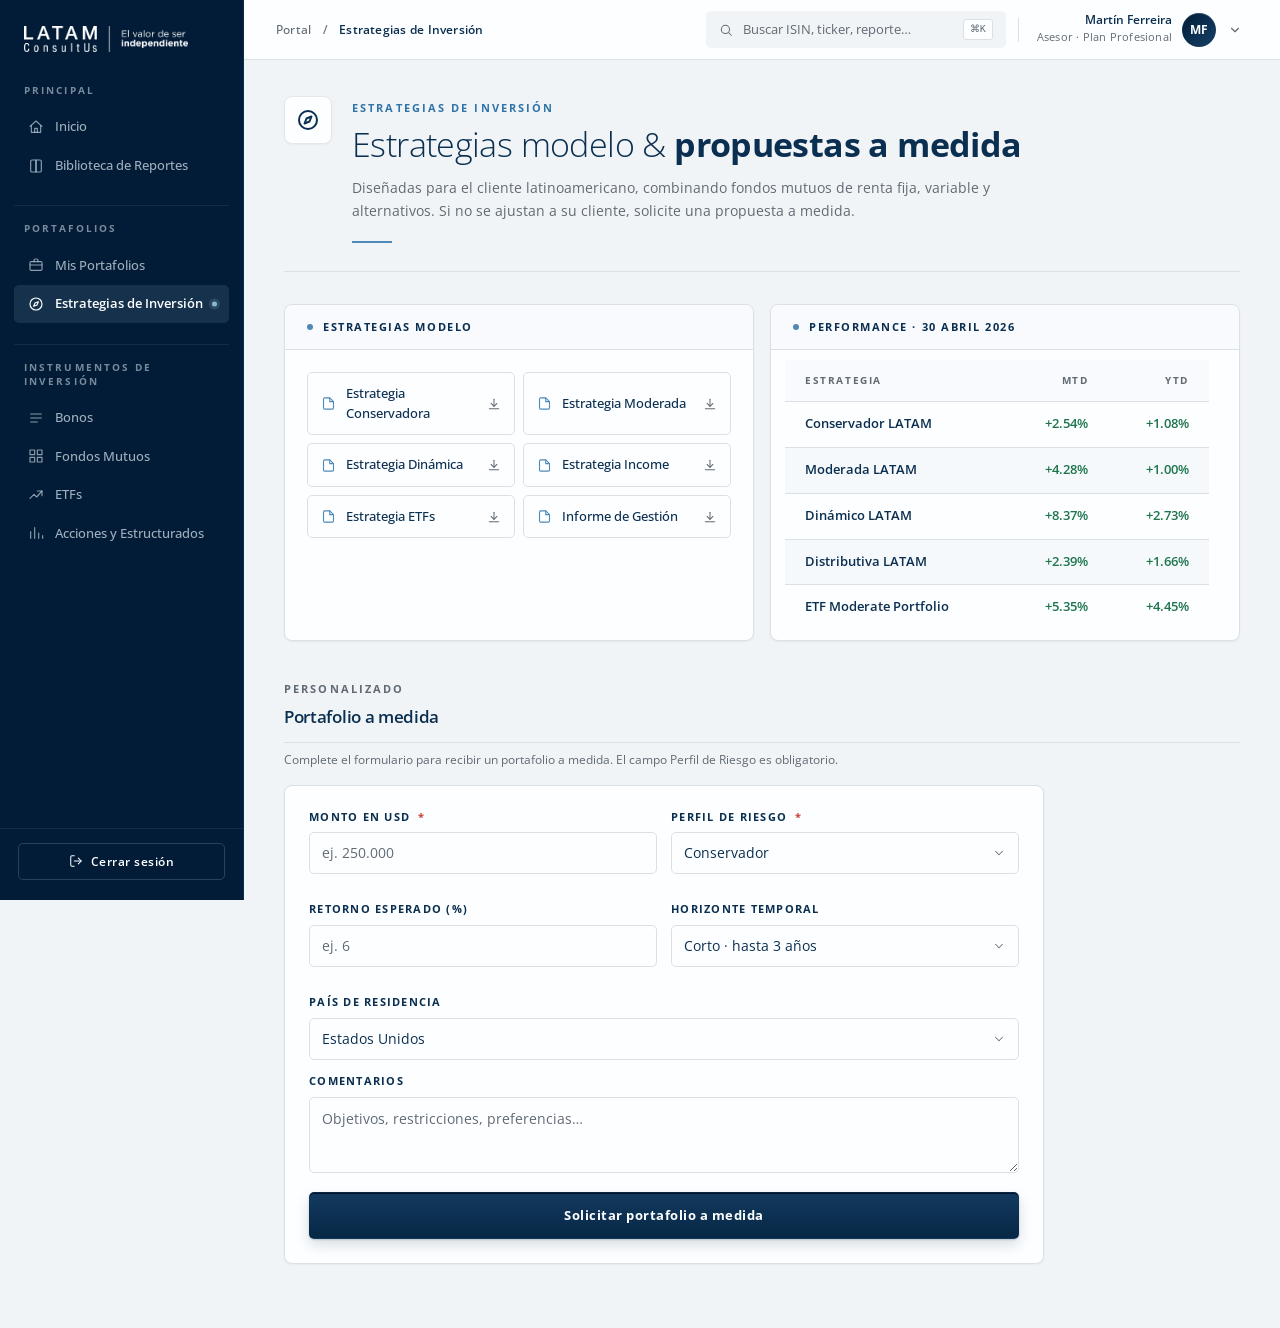
<file: estrategias.html>
<!doctype html>
<html lang="es">
<head>
<meta charset="utf-8">
<meta name="viewport" content="width=device-width, initial-scale=1">
<title>Estrategias de Inversión · Portal LATAM ConsultUs</title>
<link rel="stylesheet" href="assets/portal.css">
</head>
<body>

<div class="sidebar-backdrop" id="sidebarBackdrop"></div>

<div class="shell">

  <aside class="sidebar" id="sidebar">
    <div class="sidebar-logo">
      <a href="inicio.html"><img src="assets/logo-white.png" alt="LATAM ConsultUs"></a>
    </div>
    <div class="sidebar-groups">
      <div class="sidebar-group">
        <div class="sidebar-group-title">Principal</div>
        <a href="inicio.html" class="sidebar-item">
          <svg width="16" height="16" viewBox="0 0 24 24" fill="none" stroke="currentColor" stroke-width="1.75" stroke-linecap="round" stroke-linejoin="round"><path d="M3 11l9-8 9 8"/><path d="M5 10v10h14V10"/><path d="M10 20v-6h4v6"/></svg>
          Inicio
        </a>
        <a href="biblioteca.html" class="sidebar-item">
          <svg width="16" height="16" viewBox="0 0 24 24" fill="none" stroke="currentColor" stroke-width="1.75" stroke-linecap="round" stroke-linejoin="round"><path d="M4 5a2 2 0 0 1 2-2h6v18H6a2 2 0 0 1-2-2z"/><path d="M20 5a2 2 0 0 0-2-2h-6v18h6a2 2 0 0 0 2-2z"/></svg>
          Biblioteca de Reportes
        </a>
      </div>
      <div class="sidebar-group">
        <div class="sidebar-group-title">Portafolios</div>
        <a href="portafolios.html" class="sidebar-item">
          <svg width="16" height="16" viewBox="0 0 24 24" fill="none" stroke="currentColor" stroke-width="1.75" stroke-linecap="round" stroke-linejoin="round"><rect x="3" y="7" width="18" height="13" rx="1.5"/><path d="M9 7V5a2 2 0 0 1 2-2h2a2 2 0 0 1 2 2v2"/><path d="M3 12h18"/></svg>
          Mis Portafolios
        </a>
        <a href="estrategias.html" class="sidebar-item active">
          <svg width="16" height="16" viewBox="0 0 24 24" fill="none" stroke="currentColor" stroke-width="1.75" stroke-linecap="round" stroke-linejoin="round"><circle cx="12" cy="12" r="9"/><path d="M15.5 8.5l-2 5-5 2 2-5 5-2z"/></svg>
          Estrategias de Inversión
        </a>
      </div>
      <div class="sidebar-group">
        <div class="sidebar-group-title">Instrumentos de Inversión</div>
        <a href="bonos.html" class="sidebar-item">
          <svg width="16" height="16" viewBox="0 0 24 24" fill="none" stroke="currentColor" stroke-width="1.75" stroke-linecap="round" stroke-linejoin="round"><path d="M4 6h16M4 12h16M4 18h10"/></svg>
          Bonos
        </a>
        <a href="fondos.html" class="sidebar-item">
          <svg width="16" height="16" viewBox="0 0 24 24" fill="none" stroke="currentColor" stroke-width="1.75" stroke-linecap="round" stroke-linejoin="round"><rect x="3" y="3" width="7" height="7"/><rect x="14" y="3" width="7" height="7"/><rect x="3" y="14" width="7" height="7"/><rect x="14" y="14" width="7" height="7"/></svg>
          Fondos Mutuos
        </a>
        <a href="etfs.html" class="sidebar-item">
          <svg width="16" height="16" viewBox="0 0 24 24" fill="none" stroke="currentColor" stroke-width="1.75" stroke-linecap="round" stroke-linejoin="round"><path d="M3 17l6-6 4 4 8-9"/><path d="M14 6h7v7"/></svg>
          ETFs
        </a>
        <a href="acciones.html" class="sidebar-item">
          <svg width="16" height="16" viewBox="0 0 24 24" fill="none" stroke="currentColor" stroke-width="1.75" stroke-linecap="round" stroke-linejoin="round"><path d="M4 20V10M10 20V4M16 20v-8M22 20v-4"/></svg>
          Acciones y Estructurados
        </a>
      </div>
    </div>
    <div class="sidebar-foot">
      <a href="login.html" class="btn-out">
        <svg width="14" height="14" viewBox="0 0 24 24" fill="none" stroke="currentColor" stroke-width="1.75" stroke-linecap="round" stroke-linejoin="round"><path d="M9 21H5a2 2 0 0 1-2-2V5a2 2 0 0 1 2-2h4"/><path d="M16 17l5-5-5-5"/><path d="M21 12H9"/></svg>
        Cerrar sesión
      </a>
    </div>
  </aside>

  <main class="main">
    
    <header class="topbar">
      <div style="display:flex; align-items:center;">
        <button class="nav-toggle" id="navToggle" aria-label="Menú"><svg width="18" height="18" viewBox="0 0 24 24" fill="none" stroke="currentColor" stroke-width="1.75" stroke-linecap="round" stroke-linejoin="round"><path d="M4 6h16M4 12h16M4 18h16"/></svg></button>
        <div class="crumb">Portal <span class="sep">/</span> <span class="current">Estrategias de Inversión</span></div>
      </div>
      <div class="top-right">
        <div class="search-box">
          <svg width="14" height="14" viewBox="0 0 24 24" fill="none" stroke="var(--lcu-gray-4)" stroke-width="1.75" stroke-linecap="round" stroke-linejoin="round"><circle cx="11" cy="11" r="7"/><path d="M21 21l-4.3-4.3"/></svg>
          <input type="text" placeholder="Buscar ISIN, ticker, reporte…">
          <kbd>⌘K</kbd>
        </div>
        <div class="top-divider"></div>
        <div class="user-menu" id="userMenu">
          <button class="user-chip" id="userChipBtn" aria-haspopup="true" aria-expanded="false">
            <div style="text-align:right">
              <div class="nm">Martín Ferreira</div>
              <div class="pl">Asesor · Plan Profesional</div>
            </div>
            <div class="avatar">MF</div>
            <svg class="caret" width="14" height="14" viewBox="0 0 24 24" fill="none" stroke="currentColor" stroke-width="2" stroke-linecap="round" stroke-linejoin="round"><path d="M6 9l6 6 6-6"/></svg>
          </button>
          <div class="user-dropdown" id="userDropdown">
            <div class="user-dropdown-label">Creadores LATAM</div>
            <a href="abm.html" class="user-dropdown-item">
              <svg width="16" height="16" viewBox="0 0 24 24" fill="none" stroke="currentColor" stroke-width="1.75" stroke-linecap="round" stroke-linejoin="round"><path d="M12 20h9"/><path d="M16.5 3.5a2.1 2.1 0 0 1 3 3L7 19l-4 1 1-4z"/></svg>
              ABM · Gestión de reportes
            </a>
            <div class="user-dropdown-sep"></div>
            <a href="login.html" class="user-dropdown-item">
              <svg width="16" height="16" viewBox="0 0 24 24" fill="none" stroke="currentColor" stroke-width="1.75" stroke-linecap="round" stroke-linejoin="round"><path d="M9 21H5a2 2 0 0 1-2-2V5a2 2 0 0 1 2-2h4"/><path d="M16 17l5-5-5-5"/><path d="M21 12H9"/></svg>
              Cerrar sesión
            </a>
          </div>
        </div>
      </div>
    </header>

    <div class="content">


      <section class="banner">
        <div class="left">
          <div class="ic"><svg width="24" height="24" viewBox="0 0 24 24" fill="none" stroke="currentColor" stroke-width="2" stroke-linecap="round" stroke-linejoin="round"><circle cx="12" cy="12" r="9"/><path d="M15.5 8.5l-2 5-5 2 2-5 5-2z"/></svg></div>
          <div>
            <span class="eyebrow">Estrategias de Inversión</span>
            <h1 class="lcu-title" style="margin-top:8px;">Estrategias modelo & <strong>propuestas a medida</strong></h1>
            <p class="lead">Diseñadas para el cliente latinoamericano, combinando fondos mutuos de renta fija, variable y alternativos. Si no se ajustan a su cliente, solicite una propuesta a medida.</p>
            <hr class="accent-rule">
          </div>
        </div>
        
      </section>

      <div class="igrid">
        <div class="icard">
          <div class="icard-head">Estrategias modelo</div>
          <div class="icard-body">
            <div class="doc-grid">
              <a class="doc-link" href="#"><svg class="ico-doc" width="15" height="15" viewBox="0 0 24 24" fill="none" stroke="currentColor" stroke-width="1.75" stroke-linecap="round" stroke-linejoin="round"><path d="M14 3H6a2 2 0 0 0-2 2v14a2 2 0 0 0 2 2h12a2 2 0 0 0 2-2V9z"/><path d="M14 3v6h6"/></svg><span class="name">Estrategia Conservadora</span><svg class="dl" width="14" height="14" viewBox="0 0 24 24" fill="none" stroke="currentColor" stroke-width="1.75" stroke-linecap="round" stroke-linejoin="round"><path d="M12 4v12"/><path d="M7 11l5 5 5-5"/><path d="M4 20h16"/></svg></a>
              <a class="doc-link" href="#"><svg class="ico-doc" width="15" height="15" viewBox="0 0 24 24" fill="none" stroke="currentColor" stroke-width="1.75" stroke-linecap="round" stroke-linejoin="round"><path d="M14 3H6a2 2 0 0 0-2 2v14a2 2 0 0 0 2 2h12a2 2 0 0 0 2-2V9z"/><path d="M14 3v6h6"/></svg><span class="name">Estrategia Moderada</span><svg class="dl" width="14" height="14" viewBox="0 0 24 24" fill="none" stroke="currentColor" stroke-width="1.75" stroke-linecap="round" stroke-linejoin="round"><path d="M12 4v12"/><path d="M7 11l5 5 5-5"/><path d="M4 20h16"/></svg></a>
              <a class="doc-link" href="#"><svg class="ico-doc" width="15" height="15" viewBox="0 0 24 24" fill="none" stroke="currentColor" stroke-width="1.75" stroke-linecap="round" stroke-linejoin="round"><path d="M14 3H6a2 2 0 0 0-2 2v14a2 2 0 0 0 2 2h12a2 2 0 0 0 2-2V9z"/><path d="M14 3v6h6"/></svg><span class="name">Estrategia Dinámica</span><svg class="dl" width="14" height="14" viewBox="0 0 24 24" fill="none" stroke="currentColor" stroke-width="1.75" stroke-linecap="round" stroke-linejoin="round"><path d="M12 4v12"/><path d="M7 11l5 5 5-5"/><path d="M4 20h16"/></svg></a>
              <a class="doc-link" href="#"><svg class="ico-doc" width="15" height="15" viewBox="0 0 24 24" fill="none" stroke="currentColor" stroke-width="1.75" stroke-linecap="round" stroke-linejoin="round"><path d="M14 3H6a2 2 0 0 0-2 2v14a2 2 0 0 0 2 2h12a2 2 0 0 0 2-2V9z"/><path d="M14 3v6h6"/></svg><span class="name">Estrategia Income</span><svg class="dl" width="14" height="14" viewBox="0 0 24 24" fill="none" stroke="currentColor" stroke-width="1.75" stroke-linecap="round" stroke-linejoin="round"><path d="M12 4v12"/><path d="M7 11l5 5 5-5"/><path d="M4 20h16"/></svg></a>
              <a class="doc-link" href="#"><svg class="ico-doc" width="15" height="15" viewBox="0 0 24 24" fill="none" stroke="currentColor" stroke-width="1.75" stroke-linecap="round" stroke-linejoin="round"><path d="M14 3H6a2 2 0 0 0-2 2v14a2 2 0 0 0 2 2h12a2 2 0 0 0 2-2V9z"/><path d="M14 3v6h6"/></svg><span class="name">Estrategia ETFs</span><svg class="dl" width="14" height="14" viewBox="0 0 24 24" fill="none" stroke="currentColor" stroke-width="1.75" stroke-linecap="round" stroke-linejoin="round"><path d="M12 4v12"/><path d="M7 11l5 5 5-5"/><path d="M4 20h16"/></svg></a>
              <a class="doc-link" href="#"><svg class="ico-doc" width="15" height="15" viewBox="0 0 24 24" fill="none" stroke="currentColor" stroke-width="1.75" stroke-linecap="round" stroke-linejoin="round"><path d="M14 3H6a2 2 0 0 0-2 2v14a2 2 0 0 0 2 2h12a2 2 0 0 0 2-2V9z"/><path d="M14 3v6h6"/></svg><span class="name">Informe de Gestión</span><svg class="dl" width="14" height="14" viewBox="0 0 24 24" fill="none" stroke="currentColor" stroke-width="1.75" stroke-linecap="round" stroke-linejoin="round"><path d="M12 4v12"/><path d="M7 11l5 5 5-5"/><path d="M4 20h16"/></svg></a>
            </div>
          </div>
        </div>
        <div class="icard">
          <div class="icard-head">Performance · 30 abril 2026</div>
          <div class="icard-body">
            <table class="table" style="margin:-12px -8px;">
              <thead><tr>
                <th>Estrategia</th><th style="text-align:right;">MTD</th><th style="text-align:right;">YTD</th>
              </tr></thead>
              <tbody>
                <tr>
                  <td style="font-weight:600; color:var(--lcu-navy);">Conservador LATAM</td>
                  <td class="num pos" style="text-align:right;">+2.54%</td>
                  <td class="num pos" style="text-align:right;">+1.08%</td>
                </tr>
                <tr>
                  <td style="font-weight:600; color:var(--lcu-navy);">Moderada LATAM</td>
                  <td class="num pos" style="text-align:right;">+4.28%</td>
                  <td class="num pos" style="text-align:right;">+1.00%</td>
                </tr>
                <tr>
                  <td style="font-weight:600; color:var(--lcu-navy);">Dinámico LATAM</td>
                  <td class="num pos" style="text-align:right;">+8.37%</td>
                  <td class="num pos" style="text-align:right;">+2.73%</td>
                </tr>
                <tr>
                  <td style="font-weight:600; color:var(--lcu-navy);">Distributiva LATAM</td>
                  <td class="num pos" style="text-align:right;">+2.39%</td>
                  <td class="num pos" style="text-align:right;">+1.66%</td>
                </tr>
                <tr>
                  <td style="font-weight:600; color:var(--lcu-navy);">ETF Moderate Portfolio</td>
                  <td class="num pos" style="text-align:right;">+5.35%</td>
                  <td class="num pos" style="text-align:right;">+4.45%</td>
                </tr>
              </tbody>
            </table>
          </div>
        </div>
      </div>

      <div class="subhead"><div><span class="eyebrow muted">Personalizado</span><h3>Portafolio a medida</h3></div></div>
      <p style="margin:-6px 0 16px; font-size:12px; color:var(--lcu-gray-4);">Complete el formulario para recibir un portafolio a medida. El campo Perfil de Riesgo es obligatorio.</p>
      <div class="alert alert-ok alert-target" style="display:none;"><svg width="16" height="16" viewBox="0 0 24 24" fill="none" stroke="currentColor" stroke-width="1.75" stroke-linecap="round" stroke-linejoin="round"><path d="M5 12l5 5L20 7"/></svg><div>Solicitud enviada. Recibirá su propuesta de portafolio en su biblioteca.</div></div>
      <div class="card" style="max-width:760px;">
        <form data-mock novalidate>
          <div class="form-row">
            <div class="field"><label class="lbl">Monto en USD <span class="req">*</span></label><input type="number" class="input" placeholder="ej. 250.000" min="0"></div>
            <div class="field"><label class="lbl">Perfil de riesgo <span class="req">*</span></label><div class="select-wrap"><select class="select"><option>Conservador</option><option>Moderado</option><option>Balanceado</option><option>Dinámico</option><option>Distributivo</option><option>Agresivo</option></select></div></div>
          </div>
          <div class="form-row">
            <div class="field"><label class="lbl">Retorno esperado (%)</label><input type="number" class="input" placeholder="ej. 6" step="0.1"></div>
            <div class="field"><label class="lbl">Horizonte temporal</label><div class="select-wrap"><select class="select"><option>Corto · hasta 3 años</option><option>Mediano · 3 a 7 años</option><option>Largo · más de 7 años</option></select></div></div>
          </div>
          <div class="field"><label class="lbl">País de residencia</label><div class="select-wrap"><select class="select"><option>Estados Unidos</option><option>Panamá</option><option>Argentina</option><option>Uruguay</option><option>Brasil</option><option>Paraguay</option><option>Chile</option><option>Perú</option><option>Ecuador</option><option>México</option><option>Otro</option></select></div></div>
          <div class="field"><label class="lbl">Comentarios</label><textarea class="textarea" placeholder="Objetivos, restricciones, preferencias…"></textarea></div>
          <button type="submit" class="btn btn-primary lg block">Solicitar portafolio a medida</button>
        </form>
      </div>

    </div>
  </main>
</div>

<script src="assets/portal.js"></script>
</body>
</html>
</file>
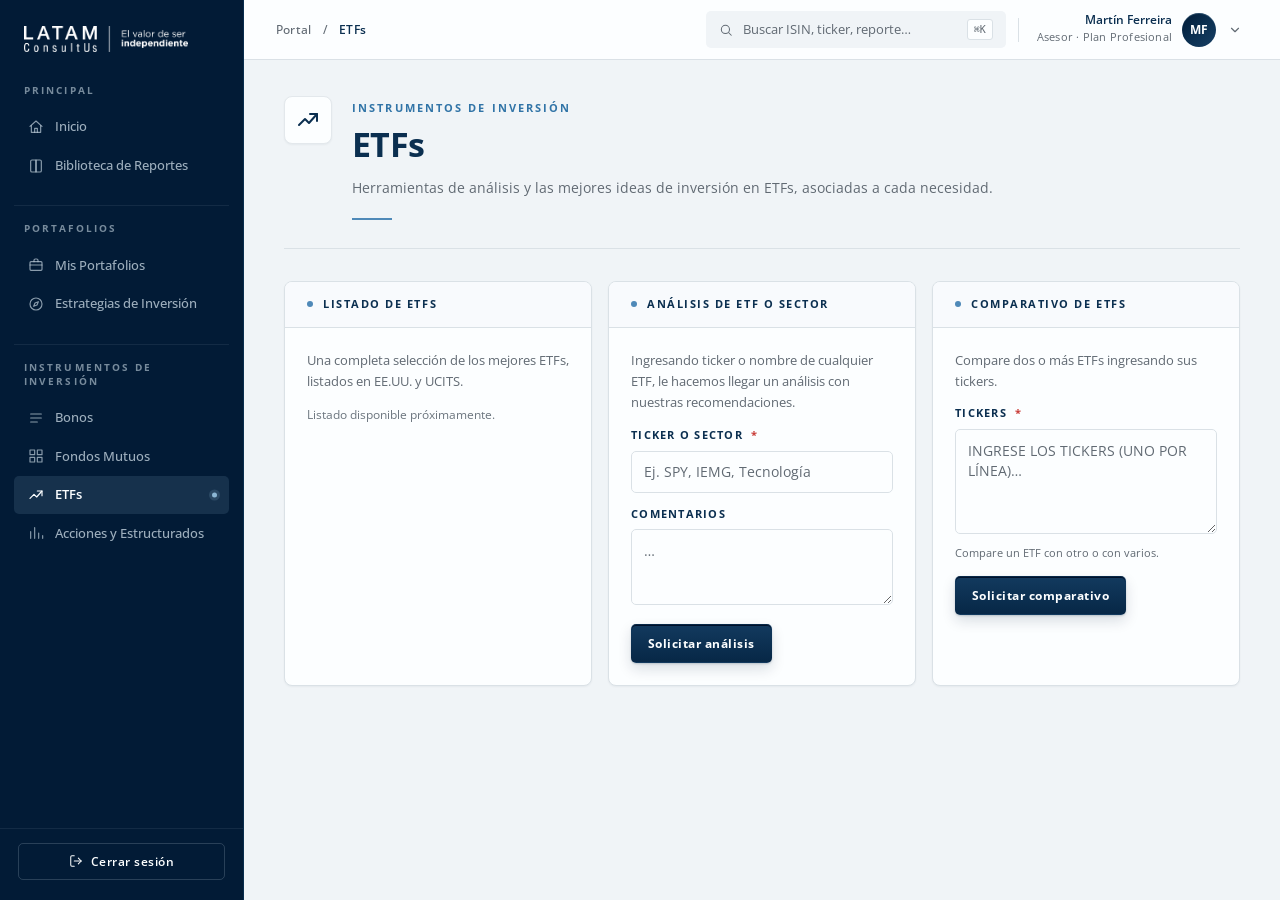
<file: etfs.html>
<!doctype html>
<html lang="es">
<head>
<meta charset="utf-8">
<meta name="viewport" content="width=device-width, initial-scale=1">
<title>ETFs · Portal LATAM ConsultUs</title>
<link rel="stylesheet" href="assets/portal.css">
</head>
<body>

<div class="sidebar-backdrop" id="sidebarBackdrop"></div>

<div class="shell">

  <aside class="sidebar" id="sidebar">
    <div class="sidebar-logo">
      <a href="inicio.html"><img src="assets/logo-white.png" alt="LATAM ConsultUs"></a>
    </div>
    <div class="sidebar-groups">
      <div class="sidebar-group">
        <div class="sidebar-group-title">Principal</div>
        <a href="inicio.html" class="sidebar-item">
          <svg width="16" height="16" viewBox="0 0 24 24" fill="none" stroke="currentColor" stroke-width="1.75" stroke-linecap="round" stroke-linejoin="round"><path d="M3 11l9-8 9 8"/><path d="M5 10v10h14V10"/><path d="M10 20v-6h4v6"/></svg>
          Inicio
        </a>
        <a href="biblioteca.html" class="sidebar-item">
          <svg width="16" height="16" viewBox="0 0 24 24" fill="none" stroke="currentColor" stroke-width="1.75" stroke-linecap="round" stroke-linejoin="round"><path d="M4 5a2 2 0 0 1 2-2h6v18H6a2 2 0 0 1-2-2z"/><path d="M20 5a2 2 0 0 0-2-2h-6v18h6a2 2 0 0 0 2-2z"/></svg>
          Biblioteca de Reportes
        </a>
      </div>
      <div class="sidebar-group">
        <div class="sidebar-group-title">Portafolios</div>
        <a href="portafolios.html" class="sidebar-item">
          <svg width="16" height="16" viewBox="0 0 24 24" fill="none" stroke="currentColor" stroke-width="1.75" stroke-linecap="round" stroke-linejoin="round"><rect x="3" y="7" width="18" height="13" rx="1.5"/><path d="M9 7V5a2 2 0 0 1 2-2h2a2 2 0 0 1 2 2v2"/><path d="M3 12h18"/></svg>
          Mis Portafolios
        </a>
        <a href="estrategias.html" class="sidebar-item">
          <svg width="16" height="16" viewBox="0 0 24 24" fill="none" stroke="currentColor" stroke-width="1.75" stroke-linecap="round" stroke-linejoin="round"><circle cx="12" cy="12" r="9"/><path d="M15.5 8.5l-2 5-5 2 2-5 5-2z"/></svg>
          Estrategias de Inversión
        </a>
      </div>
      <div class="sidebar-group">
        <div class="sidebar-group-title">Instrumentos de Inversión</div>
        <a href="bonos.html" class="sidebar-item">
          <svg width="16" height="16" viewBox="0 0 24 24" fill="none" stroke="currentColor" stroke-width="1.75" stroke-linecap="round" stroke-linejoin="round"><path d="M4 6h16M4 12h16M4 18h10"/></svg>
          Bonos
        </a>
        <a href="fondos.html" class="sidebar-item">
          <svg width="16" height="16" viewBox="0 0 24 24" fill="none" stroke="currentColor" stroke-width="1.75" stroke-linecap="round" stroke-linejoin="round"><rect x="3" y="3" width="7" height="7"/><rect x="14" y="3" width="7" height="7"/><rect x="3" y="14" width="7" height="7"/><rect x="14" y="14" width="7" height="7"/></svg>
          Fondos Mutuos
        </a>
        <a href="etfs.html" class="sidebar-item active">
          <svg width="16" height="16" viewBox="0 0 24 24" fill="none" stroke="currentColor" stroke-width="1.75" stroke-linecap="round" stroke-linejoin="round"><path d="M3 17l6-6 4 4 8-9"/><path d="M14 6h7v7"/></svg>
          ETFs
        </a>
        <a href="acciones.html" class="sidebar-item">
          <svg width="16" height="16" viewBox="0 0 24 24" fill="none" stroke="currentColor" stroke-width="1.75" stroke-linecap="round" stroke-linejoin="round"><path d="M4 20V10M10 20V4M16 20v-8M22 20v-4"/></svg>
          Acciones y Estructurados
        </a>
      </div>
    </div>
    <div class="sidebar-foot">
      <a href="login.html" class="btn-out">
        <svg width="14" height="14" viewBox="0 0 24 24" fill="none" stroke="currentColor" stroke-width="1.75" stroke-linecap="round" stroke-linejoin="round"><path d="M9 21H5a2 2 0 0 1-2-2V5a2 2 0 0 1 2-2h4"/><path d="M16 17l5-5-5-5"/><path d="M21 12H9"/></svg>
        Cerrar sesión
      </a>
    </div>
  </aside>

  <main class="main">
    
    <header class="topbar">
      <div style="display:flex; align-items:center;">
        <button class="nav-toggle" id="navToggle" aria-label="Menú"><svg width="18" height="18" viewBox="0 0 24 24" fill="none" stroke="currentColor" stroke-width="1.75" stroke-linecap="round" stroke-linejoin="round"><path d="M4 6h16M4 12h16M4 18h16"/></svg></button>
        <div class="crumb">Portal <span class="sep">/</span> <span class="current">ETFs</span></div>
      </div>
      <div class="top-right">
        <div class="search-box">
          <svg width="14" height="14" viewBox="0 0 24 24" fill="none" stroke="var(--lcu-gray-4)" stroke-width="1.75" stroke-linecap="round" stroke-linejoin="round"><circle cx="11" cy="11" r="7"/><path d="M21 21l-4.3-4.3"/></svg>
          <input type="text" placeholder="Buscar ISIN, ticker, reporte…">
          <kbd>⌘K</kbd>
        </div>
        <div class="top-divider"></div>
        <div class="user-menu" id="userMenu">
          <button class="user-chip" id="userChipBtn" aria-haspopup="true" aria-expanded="false">
            <div style="text-align:right">
              <div class="nm">Martín Ferreira</div>
              <div class="pl">Asesor · Plan Profesional</div>
            </div>
            <div class="avatar">MF</div>
            <svg class="caret" width="14" height="14" viewBox="0 0 24 24" fill="none" stroke="currentColor" stroke-width="2" stroke-linecap="round" stroke-linejoin="round"><path d="M6 9l6 6 6-6"/></svg>
          </button>
          <div class="user-dropdown" id="userDropdown">
            <div class="user-dropdown-label">Creadores LATAM</div>
            <a href="abm.html" class="user-dropdown-item">
              <svg width="16" height="16" viewBox="0 0 24 24" fill="none" stroke="currentColor" stroke-width="1.75" stroke-linecap="round" stroke-linejoin="round"><path d="M12 20h9"/><path d="M16.5 3.5a2.1 2.1 0 0 1 3 3L7 19l-4 1 1-4z"/></svg>
              ABM · Gestión de reportes
            </a>
            <div class="user-dropdown-sep"></div>
            <a href="login.html" class="user-dropdown-item">
              <svg width="16" height="16" viewBox="0 0 24 24" fill="none" stroke="currentColor" stroke-width="1.75" stroke-linecap="round" stroke-linejoin="round"><path d="M9 21H5a2 2 0 0 1-2-2V5a2 2 0 0 1 2-2h4"/><path d="M16 17l5-5-5-5"/><path d="M21 12H9"/></svg>
              Cerrar sesión
            </a>
          </div>
        </div>
      </div>
    </header>

    <div class="content">


      <section class="banner">
        <div class="left">
          <div class="ic"><svg width="24" height="24" viewBox="0 0 24 24" fill="none" stroke="currentColor" stroke-width="2" stroke-linecap="round" stroke-linejoin="round"><path d="M3 17l6-6 4 4 8-9"/><path d="M14 6h7v7"/></svg></div>
          <div>
            <span class="eyebrow">Instrumentos de Inversión</span>
            <h1 class="lcu-title" style="margin-top:8px;"> <strong>ETFs</strong></h1>
            <p class="lead">Herramientas de análisis y las mejores ideas de inversión en ETFs, asociadas a cada necesidad.</p>
            <hr class="accent-rule">
          </div>
        </div>
        
      </section>
      <div class="alert alert-ok alert-target" style="display:none;"><svg width="16" height="16" viewBox="0 0 24 24" fill="none" stroke="currentColor" stroke-width="1.75" stroke-linecap="round" stroke-linejoin="round"><path d="M5 12l5 5L20 7"/></svg><div>Solicitud enviada. El reporte quedará disponible en su biblioteca.</div></div>

      <div class="igrid cols-3">

        <div class="icard">
          <div class="icard-head">Listado de ETFs</div>
          <div class="icard-body">
            <p>Una completa selección de los mejores ETFs, listados en EE.UU. y UCITS.</p>
            <p style="margin:0; font-size:11.5px; color:var(--fg-subtle);">Listado disponible próximamente.</p>
          </div>
        </div>

        <div class="icard">
          <div class="icard-head">Análisis de ETF o sector</div>
          <div class="icard-body">
            <p>Ingresando ticker o nombre de cualquier ETF, le hacemos llegar un análisis con nuestras recomendaciones.</p>
            <form data-mock novalidate>
              <div class="field"><label class="lbl">Ticker o sector <span class="req">*</span></label><input type="text" class="input" placeholder="Ej. SPY, IEMG, Tecnología"></div>
              <div class="field"><label class="lbl">Comentarios</label><textarea class="textarea" placeholder="…" rows="2"></textarea></div>
              <button type="submit" class="btn btn-primary">Solicitar análisis</button>
            </form>
          </div>
        </div>

        <div class="icard">
          <div class="icard-head">Comparativo de ETFs</div>
          <div class="icard-body">
            <p>Compare dos o más ETFs ingresando sus tickers.</p>
            <form data-mock novalidate>
              <div class="field"><label class="lbl">Tickers <span class="req">*</span></label><textarea class="textarea" placeholder="Ingrese los tickers (uno por línea)…" rows="4" style="text-transform:uppercase;"></textarea><div class="hint">Compare un ETF con otro o con varios.</div></div>
              <button type="submit" class="btn btn-primary">Solicitar comparativo</button>
            </form>
          </div>
        </div>

      </div>

    </div>
  </main>
</div>

<script src="assets/portal.js"></script>
</body>
</html>
</file>
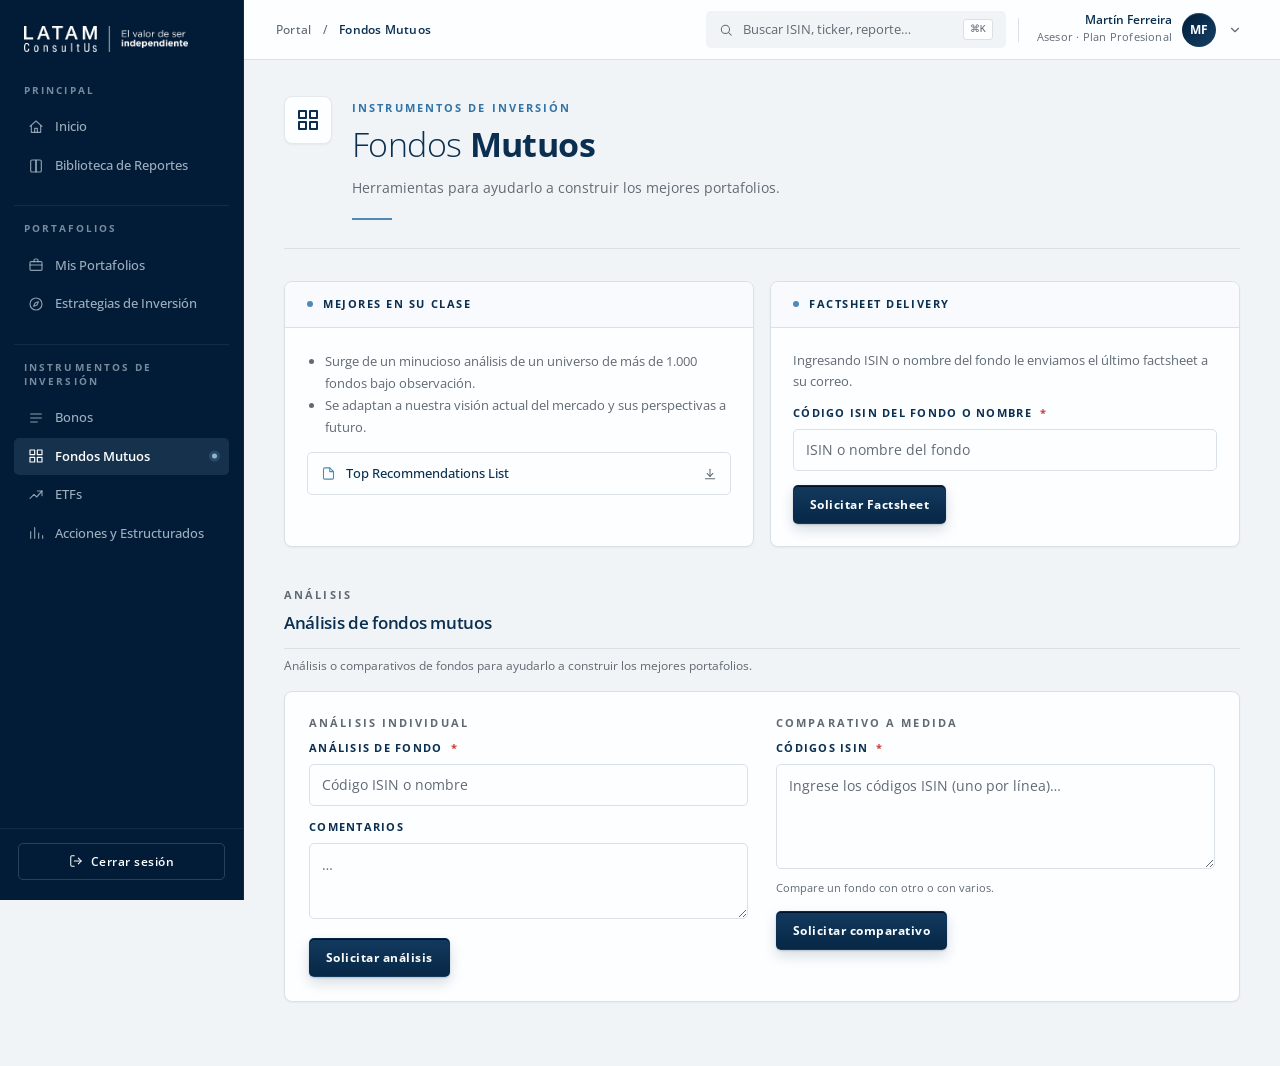
<file: fondos.html>
<!doctype html>
<html lang="es">
<head>
<meta charset="utf-8">
<meta name="viewport" content="width=device-width, initial-scale=1">
<title>Fondos Mutuos · Portal LATAM ConsultUs</title>
<link rel="stylesheet" href="assets/portal.css">
</head>
<body>

<div class="sidebar-backdrop" id="sidebarBackdrop"></div>

<div class="shell">

  <aside class="sidebar" id="sidebar">
    <div class="sidebar-logo">
      <a href="inicio.html"><img src="assets/logo-white.png" alt="LATAM ConsultUs"></a>
    </div>
    <div class="sidebar-groups">
      <div class="sidebar-group">
        <div class="sidebar-group-title">Principal</div>
        <a href="inicio.html" class="sidebar-item">
          <svg width="16" height="16" viewBox="0 0 24 24" fill="none" stroke="currentColor" stroke-width="1.75" stroke-linecap="round" stroke-linejoin="round"><path d="M3 11l9-8 9 8"/><path d="M5 10v10h14V10"/><path d="M10 20v-6h4v6"/></svg>
          Inicio
        </a>
        <a href="biblioteca.html" class="sidebar-item">
          <svg width="16" height="16" viewBox="0 0 24 24" fill="none" stroke="currentColor" stroke-width="1.75" stroke-linecap="round" stroke-linejoin="round"><path d="M4 5a2 2 0 0 1 2-2h6v18H6a2 2 0 0 1-2-2z"/><path d="M20 5a2 2 0 0 0-2-2h-6v18h6a2 2 0 0 0 2-2z"/></svg>
          Biblioteca de Reportes
        </a>
      </div>
      <div class="sidebar-group">
        <div class="sidebar-group-title">Portafolios</div>
        <a href="portafolios.html" class="sidebar-item">
          <svg width="16" height="16" viewBox="0 0 24 24" fill="none" stroke="currentColor" stroke-width="1.75" stroke-linecap="round" stroke-linejoin="round"><rect x="3" y="7" width="18" height="13" rx="1.5"/><path d="M9 7V5a2 2 0 0 1 2-2h2a2 2 0 0 1 2 2v2"/><path d="M3 12h18"/></svg>
          Mis Portafolios
        </a>
        <a href="estrategias.html" class="sidebar-item">
          <svg width="16" height="16" viewBox="0 0 24 24" fill="none" stroke="currentColor" stroke-width="1.75" stroke-linecap="round" stroke-linejoin="round"><circle cx="12" cy="12" r="9"/><path d="M15.5 8.5l-2 5-5 2 2-5 5-2z"/></svg>
          Estrategias de Inversión
        </a>
      </div>
      <div class="sidebar-group">
        <div class="sidebar-group-title">Instrumentos de Inversión</div>
        <a href="bonos.html" class="sidebar-item">
          <svg width="16" height="16" viewBox="0 0 24 24" fill="none" stroke="currentColor" stroke-width="1.75" stroke-linecap="round" stroke-linejoin="round"><path d="M4 6h16M4 12h16M4 18h10"/></svg>
          Bonos
        </a>
        <a href="fondos.html" class="sidebar-item active">
          <svg width="16" height="16" viewBox="0 0 24 24" fill="none" stroke="currentColor" stroke-width="1.75" stroke-linecap="round" stroke-linejoin="round"><rect x="3" y="3" width="7" height="7"/><rect x="14" y="3" width="7" height="7"/><rect x="3" y="14" width="7" height="7"/><rect x="14" y="14" width="7" height="7"/></svg>
          Fondos Mutuos
        </a>
        <a href="etfs.html" class="sidebar-item">
          <svg width="16" height="16" viewBox="0 0 24 24" fill="none" stroke="currentColor" stroke-width="1.75" stroke-linecap="round" stroke-linejoin="round"><path d="M3 17l6-6 4 4 8-9"/><path d="M14 6h7v7"/></svg>
          ETFs
        </a>
        <a href="acciones.html" class="sidebar-item">
          <svg width="16" height="16" viewBox="0 0 24 24" fill="none" stroke="currentColor" stroke-width="1.75" stroke-linecap="round" stroke-linejoin="round"><path d="M4 20V10M10 20V4M16 20v-8M22 20v-4"/></svg>
          Acciones y Estructurados
        </a>
      </div>
    </div>
    <div class="sidebar-foot">
      <a href="login.html" class="btn-out">
        <svg width="14" height="14" viewBox="0 0 24 24" fill="none" stroke="currentColor" stroke-width="1.75" stroke-linecap="round" stroke-linejoin="round"><path d="M9 21H5a2 2 0 0 1-2-2V5a2 2 0 0 1 2-2h4"/><path d="M16 17l5-5-5-5"/><path d="M21 12H9"/></svg>
        Cerrar sesión
      </a>
    </div>
  </aside>

  <main class="main">
    
    <header class="topbar">
      <div style="display:flex; align-items:center;">
        <button class="nav-toggle" id="navToggle" aria-label="Menú"><svg width="18" height="18" viewBox="0 0 24 24" fill="none" stroke="currentColor" stroke-width="1.75" stroke-linecap="round" stroke-linejoin="round"><path d="M4 6h16M4 12h16M4 18h16"/></svg></button>
        <div class="crumb">Portal <span class="sep">/</span> <span class="current">Fondos Mutuos</span></div>
      </div>
      <div class="top-right">
        <div class="search-box">
          <svg width="14" height="14" viewBox="0 0 24 24" fill="none" stroke="var(--lcu-gray-4)" stroke-width="1.75" stroke-linecap="round" stroke-linejoin="round"><circle cx="11" cy="11" r="7"/><path d="M21 21l-4.3-4.3"/></svg>
          <input type="text" placeholder="Buscar ISIN, ticker, reporte…">
          <kbd>⌘K</kbd>
        </div>
        <div class="top-divider"></div>
        <div class="user-menu" id="userMenu">
          <button class="user-chip" id="userChipBtn" aria-haspopup="true" aria-expanded="false">
            <div style="text-align:right">
              <div class="nm">Martín Ferreira</div>
              <div class="pl">Asesor · Plan Profesional</div>
            </div>
            <div class="avatar">MF</div>
            <svg class="caret" width="14" height="14" viewBox="0 0 24 24" fill="none" stroke="currentColor" stroke-width="2" stroke-linecap="round" stroke-linejoin="round"><path d="M6 9l6 6 6-6"/></svg>
          </button>
          <div class="user-dropdown" id="userDropdown">
            <div class="user-dropdown-label">Creadores LATAM</div>
            <a href="abm.html" class="user-dropdown-item">
              <svg width="16" height="16" viewBox="0 0 24 24" fill="none" stroke="currentColor" stroke-width="1.75" stroke-linecap="round" stroke-linejoin="round"><path d="M12 20h9"/><path d="M16.5 3.5a2.1 2.1 0 0 1 3 3L7 19l-4 1 1-4z"/></svg>
              ABM · Gestión de reportes
            </a>
            <div class="user-dropdown-sep"></div>
            <a href="login.html" class="user-dropdown-item">
              <svg width="16" height="16" viewBox="0 0 24 24" fill="none" stroke="currentColor" stroke-width="1.75" stroke-linecap="round" stroke-linejoin="round"><path d="M9 21H5a2 2 0 0 1-2-2V5a2 2 0 0 1 2-2h4"/><path d="M16 17l5-5-5-5"/><path d="M21 12H9"/></svg>
              Cerrar sesión
            </a>
          </div>
        </div>
      </div>
    </header>

    <div class="content">


      <section class="banner">
        <div class="left">
          <div class="ic"><svg width="24" height="24" viewBox="0 0 24 24" fill="none" stroke="currentColor" stroke-width="2" stroke-linecap="round" stroke-linejoin="round"><rect x="3" y="3" width="7" height="7"/><rect x="14" y="3" width="7" height="7"/><rect x="3" y="14" width="7" height="7"/><rect x="14" y="14" width="7" height="7"/></svg></div>
          <div>
            <span class="eyebrow">Instrumentos de Inversión</span>
            <h1 class="lcu-title" style="margin-top:8px;">Fondos <strong>Mutuos</strong></h1>
            <p class="lead">Herramientas para ayudarlo a construir los mejores portafolios.</p>
            <hr class="accent-rule">
          </div>
        </div>
        
      </section>
      <div class="alert alert-ok alert-target" style="display:none;"><svg width="16" height="16" viewBox="0 0 24 24" fill="none" stroke="currentColor" stroke-width="1.75" stroke-linecap="round" stroke-linejoin="round"><path d="M5 12l5 5L20 7"/></svg><div>Solicitud enviada. El reporte quedará disponible en su biblioteca.</div></div>

      <div class="igrid">
        <div class="icard">
          <div class="icard-head">Mejores en su clase</div>
          <div class="icard-body">
            <ul style="margin:0 0 14px; padding-left:18px; font-size:13px; color:var(--lcu-gray-4); line-height:1.7;">
              <li>Surge de un minucioso análisis de un universo de más de 1.000 fondos bajo observación.</li>
              <li>Se adaptan a nuestra visión actual del mercado y sus perspectivas a futuro.</li>
            </ul>
            <a class="doc-link" href="https://maximusnextgeneration-code.github.io/TRL-Fondos/" target="_blank" rel="noopener"><svg class="ico-doc" width="15" height="15" viewBox="0 0 24 24" fill="none" stroke="currentColor" stroke-width="1.75" stroke-linecap="round" stroke-linejoin="round"><path d="M14 3H6a2 2 0 0 0-2 2v14a2 2 0 0 0 2 2h12a2 2 0 0 0 2-2V9z"/><path d="M14 3v6h6"/></svg><span class="name">Top Recommendations List</span><svg class="dl" width="14" height="14" viewBox="0 0 24 24" fill="none" stroke="currentColor" stroke-width="1.75" stroke-linecap="round" stroke-linejoin="round"><path d="M12 4v12"/><path d="M7 11l5 5 5-5"/><path d="M4 20h16"/></svg></a>
          </div>
        </div>
        <div class="icard">
          <div class="icard-head">Factsheet Delivery</div>
          <div class="icard-body">
            <p>Ingresando ISIN o nombre del fondo le enviamos el último factsheet a su correo.</p>
            <form data-mock novalidate>
              <div class="field"><label class="lbl">Código ISIN del fondo o nombre <span class="req">*</span></label><input type="text" class="input" placeholder="ISIN o nombre del fondo"></div>
              <button type="submit" class="btn btn-primary">Solicitar Factsheet</button>
            </form>
          </div>
        </div>
      </div>

      <div class="subhead"><div><span class="eyebrow muted">Análisis</span><h3>Análisis de fondos mutuos</h3></div></div>
      <p style="margin:-6px 0 16px; font-size:12px; color:var(--lcu-gray-4);">Análisis o comparativos de fondos para ayudarlo a construir los mejores portafolios.</p>
      <div class="card">
        <div class="grid-2">
          <div>
            <span class="eyebrow muted" style="margin-bottom:10px; display:block;">Análisis individual</span>
            <form data-mock novalidate>
              <div class="field"><label class="lbl">Análisis de fondo <span class="req">*</span></label><input type="text" class="input" placeholder="Código ISIN o nombre"></div>
              <div class="field"><label class="lbl">Comentarios</label><textarea class="textarea" placeholder="…" rows="2"></textarea></div>
              <button type="submit" class="btn btn-primary">Solicitar análisis</button>
            </form>
          </div>
          <div>
            <span class="eyebrow muted" style="margin-bottom:10px; display:block;">Comparativo a medida</span>
            <form data-mock novalidate>
              <div class="field"><label class="lbl">Códigos ISIN <span class="req">*</span></label><textarea class="textarea" placeholder="Ingrese los códigos ISIN (uno por línea)…" rows="4"></textarea><div class="hint">Compare un fondo con otro o con varios.</div></div>
              <button type="submit" class="btn btn-primary">Solicitar comparativo</button>
            </form>
          </div>
        </div>
      </div>

    </div>
  </main>
</div>

<script src="assets/portal.js"></script>
</body>
</html>
</file>
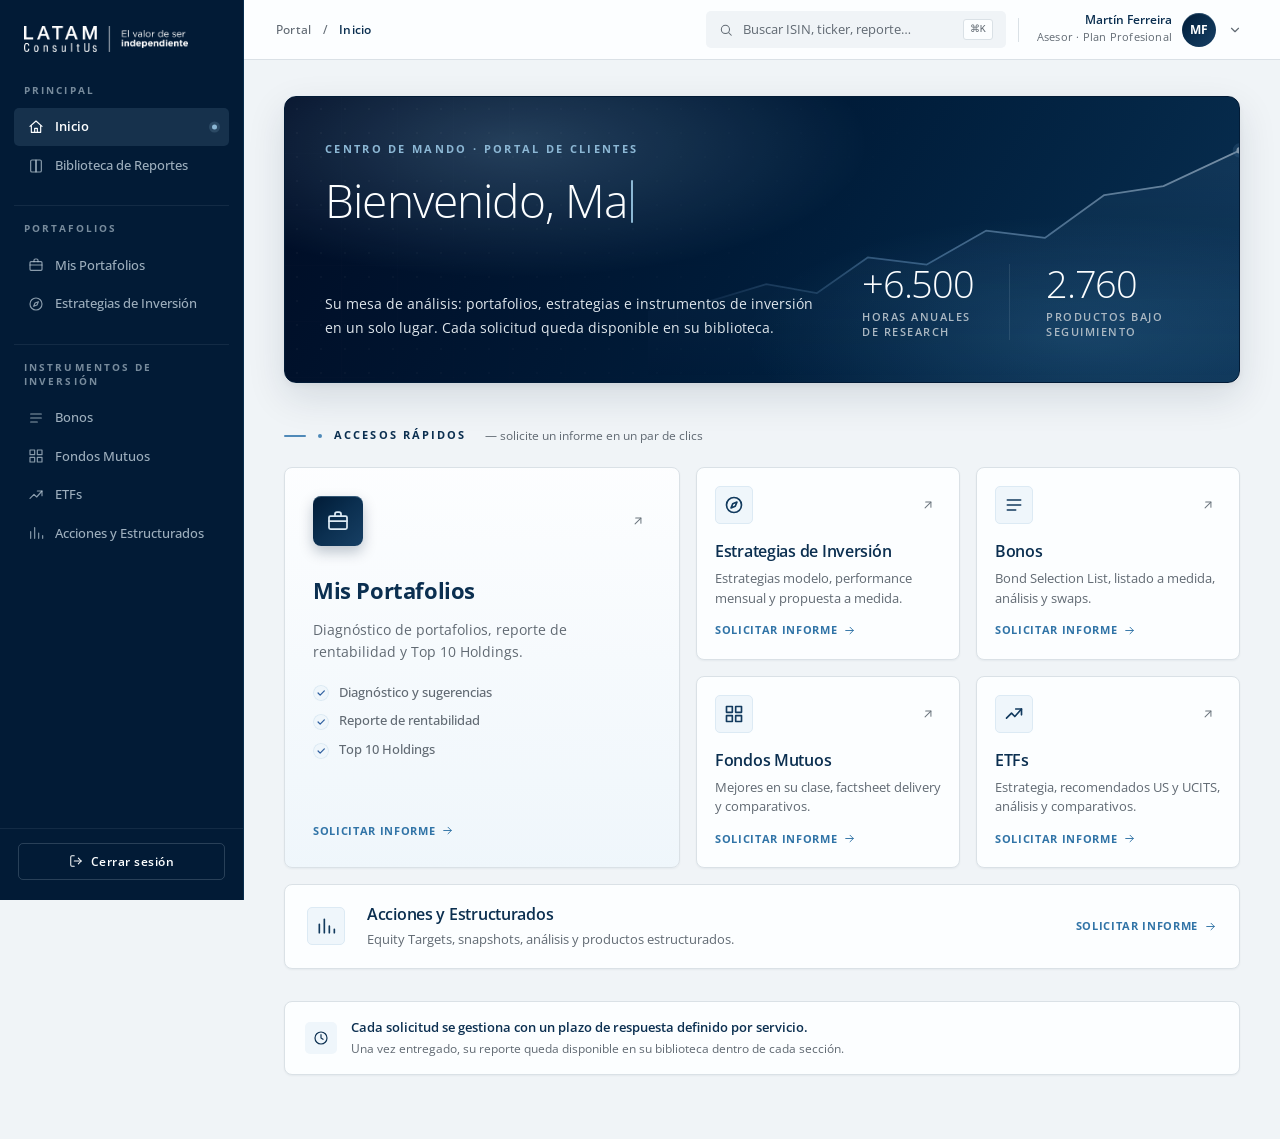
<file: inicio.html>
<!doctype html>
<html lang="es">
<head>
<meta charset="utf-8">
<meta name="viewport" content="width=device-width, initial-scale=1">
<title>Inicio · Portal LATAM ConsultUs</title>
<link rel="stylesheet" href="assets/portal.css">
</head>
<body>

<div class="sidebar-backdrop" id="sidebarBackdrop"></div>

<div class="shell">

  <!-- ===================== SIDEBAR ===================== -->
  <aside class="sidebar" id="sidebar">
    <div class="sidebar-logo">
      <a href="inicio.html"><img src="assets/logo-white.png" alt="LATAM ConsultUs"></a>
    </div>
    <div class="sidebar-groups">
      <div class="sidebar-group">
        <div class="sidebar-group-title">Principal</div>
        <a href="inicio.html" class="sidebar-item active">
          <svg width="16" height="16" viewBox="0 0 24 24" fill="none" stroke="currentColor" stroke-width="1.75" stroke-linecap="round" stroke-linejoin="round"><path d="M3 11l9-8 9 8"/><path d="M5 10v10h14V10"/><path d="M10 20v-6h4v6"/></svg>
          Inicio
        </a>
        <a href="biblioteca.html" class="sidebar-item">
          <svg width="16" height="16" viewBox="0 0 24 24" fill="none" stroke="currentColor" stroke-width="1.75" stroke-linecap="round" stroke-linejoin="round"><path d="M4 5a2 2 0 0 1 2-2h6v18H6a2 2 0 0 1-2-2z"/><path d="M20 5a2 2 0 0 0-2-2h-6v18h6a2 2 0 0 0 2-2z"/></svg>
          Biblioteca de Reportes
        </a>
      </div>
      <div class="sidebar-group">
        <div class="sidebar-group-title">Portafolios</div>
        <a href="portafolios.html" class="sidebar-item">
          <svg width="16" height="16" viewBox="0 0 24 24" fill="none" stroke="currentColor" stroke-width="1.75" stroke-linecap="round" stroke-linejoin="round"><rect x="3" y="7" width="18" height="13" rx="1.5"/><path d="M9 7V5a2 2 0 0 1 2-2h2a2 2 0 0 1 2 2v2"/><path d="M3 12h18"/></svg>
          Mis Portafolios
        </a>
        <a href="estrategias.html" class="sidebar-item">
          <svg width="16" height="16" viewBox="0 0 24 24" fill="none" stroke="currentColor" stroke-width="1.75" stroke-linecap="round" stroke-linejoin="round"><circle cx="12" cy="12" r="9"/><path d="M15.5 8.5l-2 5-5 2 2-5 5-2z"/></svg>
          Estrategias de Inversión
        </a>
      </div>
      <div class="sidebar-group">
        <div class="sidebar-group-title">Instrumentos de Inversión</div>
        <a href="bonos.html" class="sidebar-item">
          <svg width="16" height="16" viewBox="0 0 24 24" fill="none" stroke="currentColor" stroke-width="1.75" stroke-linecap="round" stroke-linejoin="round"><path d="M4 6h16M4 12h16M4 18h10"/></svg>
          Bonos
        </a>
        <a href="fondos.html" class="sidebar-item">
          <svg width="16" height="16" viewBox="0 0 24 24" fill="none" stroke="currentColor" stroke-width="1.75" stroke-linecap="round" stroke-linejoin="round"><rect x="3" y="3" width="7" height="7"/><rect x="14" y="3" width="7" height="7"/><rect x="3" y="14" width="7" height="7"/><rect x="14" y="14" width="7" height="7"/></svg>
          Fondos Mutuos
        </a>
        <a href="etfs.html" class="sidebar-item">
          <svg width="16" height="16" viewBox="0 0 24 24" fill="none" stroke="currentColor" stroke-width="1.75" stroke-linecap="round" stroke-linejoin="round"><path d="M3 17l6-6 4 4 8-9"/><path d="M14 6h7v7"/></svg>
          ETFs
        </a>
        <a href="acciones.html" class="sidebar-item">
          <svg width="16" height="16" viewBox="0 0 24 24" fill="none" stroke="currentColor" stroke-width="1.75" stroke-linecap="round" stroke-linejoin="round"><path d="M4 20V10M10 20V4M16 20v-8M22 20v-4"/></svg>
          Acciones y Estructurados
        </a>
      </div>
    </div>
    <div class="sidebar-foot">
      <a href="login.html" class="btn-out">
        <svg width="14" height="14" viewBox="0 0 24 24" fill="none" stroke="currentColor" stroke-width="1.75" stroke-linecap="round" stroke-linejoin="round"><path d="M9 21H5a2 2 0 0 1-2-2V5a2 2 0 0 1 2-2h4"/><path d="M16 17l5-5-5-5"/><path d="M21 12H9"/></svg>
        Cerrar sesión
      </a>
    </div>
  </aside>

  <!-- ===================== MAIN ===================== -->
  <main class="main">
    <header class="topbar">
      <div style="display:flex; align-items:center;">
        <button class="nav-toggle" id="navToggle" aria-label="Menú">
          <svg width="18" height="18" viewBox="0 0 24 24" fill="none" stroke="currentColor" stroke-width="1.75" stroke-linecap="round" stroke-linejoin="round"><path d="M4 6h16M4 12h16M4 18h16"/></svg>
        </button>
        <div class="crumb">Portal <span class="sep">/</span> <span class="current">Inicio</span></div>
      </div>
      <div class="top-right">
        <div class="search-box">
          <svg width="14" height="14" viewBox="0 0 24 24" fill="none" stroke="var(--lcu-gray-4)" stroke-width="1.75" stroke-linecap="round" stroke-linejoin="round"><circle cx="11" cy="11" r="7"/><path d="M21 21l-4.3-4.3"/></svg>
          <input type="text" placeholder="Buscar ISIN, ticker, reporte…">
          <kbd>⌘K</kbd>
        </div>
        <div class="top-divider"></div>
        <div class="user-menu" id="userMenu">
          <button class="user-chip" id="userChipBtn" aria-haspopup="true" aria-expanded="false">
            <div style="text-align:right">
              <div class="nm">Martín Ferreira</div>
              <div class="pl">Asesor · Plan Profesional</div>
            </div>
            <div class="avatar">MF</div>
            <svg class="caret" width="14" height="14" viewBox="0 0 24 24" fill="none" stroke="currentColor" stroke-width="2" stroke-linecap="round" stroke-linejoin="round"><path d="M6 9l6 6 6-6"/></svg>
          </button>
          <div class="user-dropdown" id="userDropdown">
            <div class="user-dropdown-label">Creadores LATAM</div>
            <a href="abm.html" class="user-dropdown-item">
              <svg width="16" height="16" viewBox="0 0 24 24" fill="none" stroke="currentColor" stroke-width="1.75" stroke-linecap="round" stroke-linejoin="round"><path d="M12 20h9"/><path d="M16.5 3.5a2.1 2.1 0 0 1 3 3L7 19l-4 1 1-4z"/></svg>
              ABM · Gestión de reportes
            </a>
            <div class="user-dropdown-sep"></div>
            <a href="login.html" class="user-dropdown-item">
              <svg width="16" height="16" viewBox="0 0 24 24" fill="none" stroke="currentColor" stroke-width="1.75" stroke-linecap="round" stroke-linejoin="round"><path d="M9 21H5a2 2 0 0 1-2-2V5a2 2 0 0 1 2-2h4"/><path d="M16 17l5-5-5-5"/><path d="M21 12H9"/></svg>
              Cerrar sesión
            </a>
          </div>
        </div>
      </div>
    </header>

    <div class="content">

      <!-- HERO -->
      <section class="hero aurora-bg">
        <div class="aurora-glow"></div>
        <div class="aurora-grid"></div>
        <div class="aurora-dots"></div>

        <svg class="hero-trend" viewBox="0 0 700 320" preserveAspectRatio="none" aria-hidden="true">
          <defs>
            <linearGradient id="heroLineGrad" x1="0" y1="1" x2="1" y2="0">
              <stop offset="0%"  stop-color="#7cabd6" stop-opacity="0"/>
              <stop offset="40%" stop-color="#7cabd6" stop-opacity=".8"/>
              <stop offset="100%" stop-color="#d9e6f2" stop-opacity="1"/>
            </linearGradient>
            <linearGradient id="heroAreaGrad" x1="0" y1="0" x2="0" y2="1">
              <stop offset="0%"   stop-color="#7cabd6" stop-opacity=".18"/>
              <stop offset="100%" stop-color="#7cabd6" stop-opacity="0"/>
            </linearGradient>
          </defs>
          <path d="M 0 240 L 70 230 L 140 210 L 200 220 L 260 180 L 330 188 L 400 150 L 470 158 L 540 110 L 610 100 L 700 60 L 700 320 L 0 320 Z" fill="url(#heroAreaGrad)"/>
          <path d="M 0 240 L 70 230 L 140 210 L 200 220 L 260 180 L 330 188 L 400 150 L 470 158 L 540 110 L 610 100 L 700 60"
                fill="none" stroke="url(#heroLineGrad)" stroke-width="2" stroke-linecap="round" stroke-linejoin="round"/>
          <circle cx="700" cy="60" r="3.5" fill="#ffffff"/>
          <circle cx="700" cy="60" r="8"   fill="#7cabd6" opacity=".25"/>
        </svg>

        <div class="hero-row">
          <div class="hero-text">
            <span class="eyebrow">Centro de mando · Portal de clientes</span>
            <h1 class="type-h1"><span id="typeText">Bienvenido, Martín</span><span class="type-caret" aria-hidden="true"></span></h1>
            <p>
              Su mesa de análisis: portafolios, estrategias e instrumentos de inversión
              en un solo lugar. Cada solicitud queda disponible en su biblioteca.
            </p>
          </div>
          <div class="hero-metrics">
            <div class="hero-metric">
              <span class="n">+6.500</span>
              <span class="l">Horas anuales<br>de research</span>
            </div>
            <div class="hero-metric">
              <span class="n">2.760</span>
              <span class="l">Productos bajo<br>seguimiento</span>
            </div>
          </div>
        </div>
      </section>

      <!-- ACCESOS RÁPIDOS -->
      <div class="section-marker">
        <span class="dash"></span><span class="dot"></span>
        <span class="title">Accesos rápidos</span>
        <span class="hint">— solicite un informe en un par de clics</span>
      </div>

      <div class="access-grid">

        <a href="portafolios.html" class="access-card featured">
          <div class="head">
            <div class="ic">
              <svg width="24" height="24" viewBox="0 0 24 24" fill="none" stroke="currentColor" stroke-width="1.75" stroke-linecap="round" stroke-linejoin="round"><rect x="3" y="7" width="18" height="13" rx="1.5"/><path d="M9 7V5a2 2 0 0 1 2-2h2a2 2 0 0 1 2 2v2"/><path d="M3 12h18"/></svg>
            </div>
            <div class="corner">
              <svg width="14" height="14" viewBox="0 0 24 24" fill="none" stroke="currentColor" stroke-width="1.75" stroke-linecap="round" stroke-linejoin="round"><path d="M7 17L17 7"/><path d="M8 7h9v9"/></svg>
            </div>
          </div>
          <h3>Mis Portafolios</h3>
          <div class="desc">Diagnóstico de portafolios, reporte de rentabilidad y Top 10 Holdings.</div>
          <ul class="feat-list">
            <li>Diagnóstico y sugerencias</li>
            <li>Reporte de rentabilidad</li>
            <li>Top 10 Holdings</li>
          </ul>
          <div class="cta">Solicitar informe
            <svg width="13" height="13" viewBox="0 0 24 24" fill="none" stroke="currentColor" stroke-width="1.75" stroke-linecap="round" stroke-linejoin="round"><path d="M5 12h14M13 6l6 6-6 6"/></svg>
          </div>
        </a>

        <a href="estrategias.html" class="access-card">
          <div class="head">
            <div class="ic">
              <svg width="20" height="20" viewBox="0 0 24 24" fill="none" stroke="currentColor" stroke-width="2" stroke-linecap="round" stroke-linejoin="round"><circle cx="12" cy="12" r="9"/><path d="M15.5 8.5l-2 5-5 2 2-5 5-2z"/></svg>
            </div>
            <div class="corner">
              <svg width="14" height="14" viewBox="0 0 24 24" fill="none" stroke="currentColor" stroke-width="1.75" stroke-linecap="round" stroke-linejoin="round"><path d="M7 17L17 7"/><path d="M8 7h9v9"/></svg>
            </div>
          </div>
          <h3>Estrategias de Inversión</h3>
          <div class="desc">Estrategias modelo, performance mensual y propuesta a medida.</div>
          <div class="cta">Solicitar informe
            <svg width="13" height="13" viewBox="0 0 24 24" fill="none" stroke="currentColor" stroke-width="1.75" stroke-linecap="round" stroke-linejoin="round"><path d="M5 12h14M13 6l6 6-6 6"/></svg>
          </div>
        </a>

        <a href="bonos.html" class="access-card">
          <div class="head">
            <div class="ic">
              <svg width="20" height="20" viewBox="0 0 24 24" fill="none" stroke="currentColor" stroke-width="2" stroke-linecap="round" stroke-linejoin="round"><path d="M4 6h16M4 12h16M4 18h10"/></svg>
            </div>
            <div class="corner">
              <svg width="14" height="14" viewBox="0 0 24 24" fill="none" stroke="currentColor" stroke-width="1.75" stroke-linecap="round" stroke-linejoin="round"><path d="M7 17L17 7"/><path d="M8 7h9v9"/></svg>
            </div>
          </div>
          <h3>Bonos</h3>
          <div class="desc">Bond Selection List, listado a medida, análisis y swaps.</div>
          <div class="cta">Solicitar informe
            <svg width="13" height="13" viewBox="0 0 24 24" fill="none" stroke="currentColor" stroke-width="1.75" stroke-linecap="round" stroke-linejoin="round"><path d="M5 12h14M13 6l6 6-6 6"/></svg>
          </div>
        </a>

        <a href="fondos.html" class="access-card">
          <div class="head">
            <div class="ic">
              <svg width="20" height="20" viewBox="0 0 24 24" fill="none" stroke="currentColor" stroke-width="2" stroke-linecap="round" stroke-linejoin="round"><rect x="3" y="3" width="7" height="7"/><rect x="14" y="3" width="7" height="7"/><rect x="3" y="14" width="7" height="7"/><rect x="14" y="14" width="7" height="7"/></svg>
            </div>
            <div class="corner">
              <svg width="14" height="14" viewBox="0 0 24 24" fill="none" stroke="currentColor" stroke-width="1.75" stroke-linecap="round" stroke-linejoin="round"><path d="M7 17L17 7"/><path d="M8 7h9v9"/></svg>
            </div>
          </div>
          <h3>Fondos Mutuos</h3>
          <div class="desc">Mejores en su clase, factsheet delivery y comparativos.</div>
          <div class="cta">Solicitar informe
            <svg width="13" height="13" viewBox="0 0 24 24" fill="none" stroke="currentColor" stroke-width="1.75" stroke-linecap="round" stroke-linejoin="round"><path d="M5 12h14M13 6l6 6-6 6"/></svg>
          </div>
        </a>

        <a href="etfs.html" class="access-card">
          <div class="head">
            <div class="ic">
              <svg width="20" height="20" viewBox="0 0 24 24" fill="none" stroke="currentColor" stroke-width="2" stroke-linecap="round" stroke-linejoin="round"><path d="M3 17l6-6 4 4 8-9"/><path d="M14 6h7v7"/></svg>
            </div>
            <div class="corner">
              <svg width="14" height="14" viewBox="0 0 24 24" fill="none" stroke="currentColor" stroke-width="1.75" stroke-linecap="round" stroke-linejoin="round"><path d="M7 17L17 7"/><path d="M8 7h9v9"/></svg>
            </div>
          </div>
          <h3>ETFs</h3>
          <div class="desc">Estrategia, recomendados US y UCITS, análisis y comparativos.</div>
          <div class="cta">Solicitar informe
            <svg width="13" height="13" viewBox="0 0 24 24" fill="none" stroke="currentColor" stroke-width="1.75" stroke-linecap="round" stroke-linejoin="round"><path d="M5 12h14M13 6l6 6-6 6"/></svg>
          </div>
        </a>

        <a href="acciones.html" class="access-card wide">
          <div class="ic">
            <svg width="20" height="20" viewBox="0 0 24 24" fill="none" stroke="currentColor" stroke-width="2" stroke-linecap="round" stroke-linejoin="round"><path d="M4 20V10M10 20V4M16 20v-8M22 20v-4"/></svg>
          </div>
          <div class="body">
            <h3>Acciones y Estructurados</h3>
            <div class="desc">Equity Targets, snapshots, análisis y productos estructurados.</div>
          </div>
          <div class="cta">Solicitar informe
            <svg width="13" height="13" viewBox="0 0 24 24" fill="none" stroke="currentColor" stroke-width="1.75" stroke-linecap="round" stroke-linejoin="round"><path d="M5 12h14M13 6l6 6-6 6"/></svg>
          </div>
        </a>

      </div>

      <!-- FOOTLINE -->
      <div class="footline">
        <div class="text">
          <div class="icw">
            <svg width="16" height="16" viewBox="0 0 24 24" fill="none" stroke="currentColor" stroke-width="1.75" stroke-linecap="round" stroke-linejoin="round"><circle cx="12" cy="12" r="9"/><path d="M12 7v5l3 2"/></svg>
          </div>
          <div>
            <div class="t1">Cada solicitud se gestiona con un plazo de respuesta definido por servicio.</div>
            <div class="t2">Una vez entregado, su reporte queda disponible en su biblioteca dentro de cada sección.</div>
          </div>
        </div>
      </div>

    </div>
  </main>
</div>

<script src="assets/portal.js"></script>
<script>
// Hero typewriter: borra el saludo inicial y reescribe el lema de marca.
(function () {
  var el = document.getElementById('typeText');
  if (!el) return;
  if (window.matchMedia && window.matchMedia('(prefers-reduced-motion: reduce)').matches) {
    el.innerHTML = 'Convertimos información en <span class="name">criterio</span>.';
    return;
  }
  var start = 'Bienvenido, Martín';
  var finalText = 'Convertimos información en criterio.';
  var TYPE = 55, ERASE = 28, HOLD_START = 1200, HOLD_GAP = 320;

  function erase(text, i, cb) {
    el.textContent = text.slice(0, i);
    if (i > 0) setTimeout(function () { erase(text, i - 1, cb); }, ERASE);
    else if (cb) cb();
  }
  function type(text, i, cb) {
    el.textContent = text.slice(0, i);
    if (i < text.length) setTimeout(function () { type(text, i + 1, cb); }, TYPE);
    else if (cb) cb();
  }

  setTimeout(function () {
    erase(start, start.length, function () {
      setTimeout(function () {
        type(finalText, 0, function () {
          el.innerHTML = 'Convertimos información en <span class="name">criterio</span>.';
        });
      }, HOLD_GAP);
    });
  }, HOLD_START);
})();
</script>
</body>
</html>
</file>
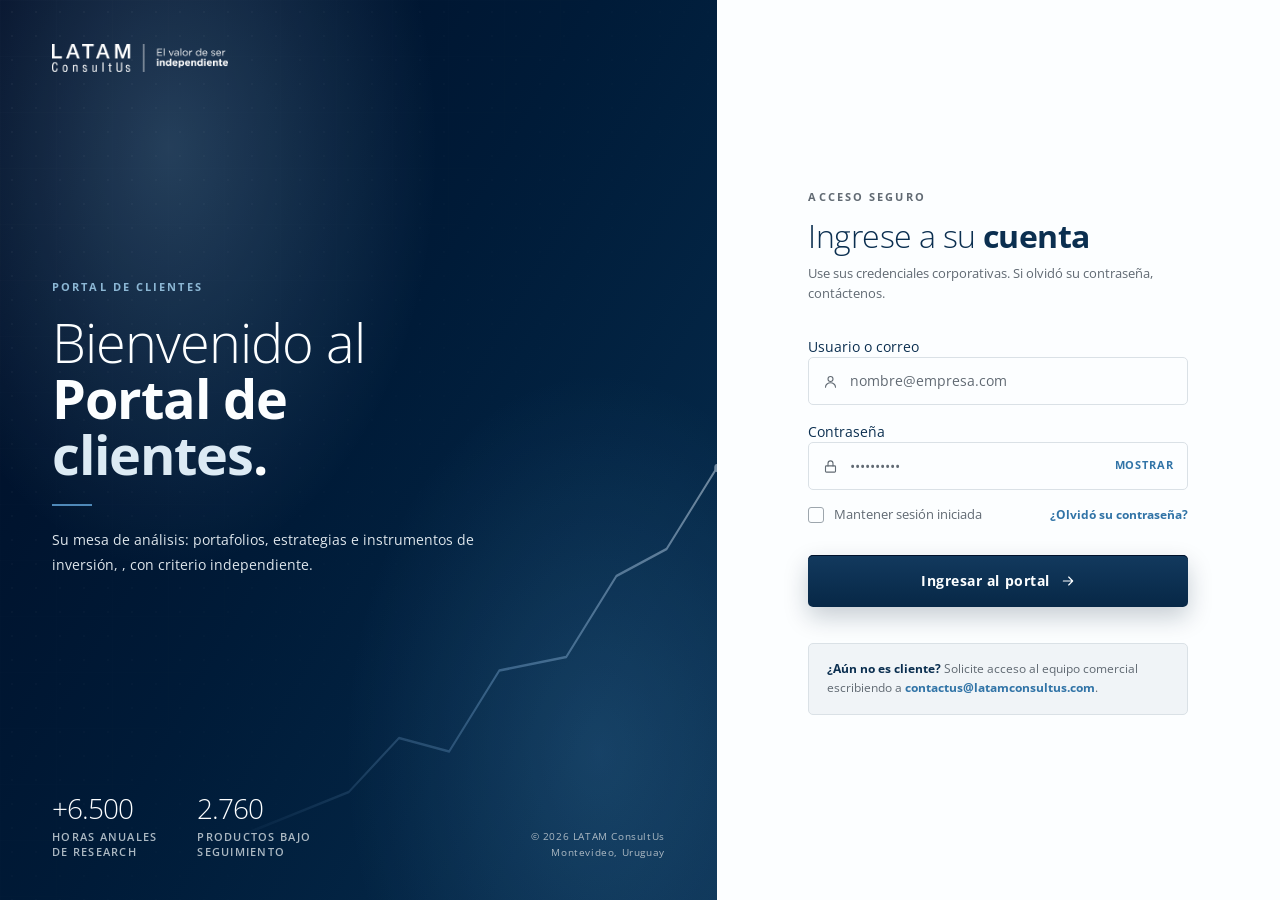
<file: login.html>
<!doctype html>
<html lang="es">
<head>
<meta charset="utf-8">
<meta name="viewport" content="width=device-width, initial-scale=1">
<title>Acceso · LATAM ConsultUs</title>
<link rel="stylesheet" href="assets/portal.css">
</head>
<body>

<div class="login-shell">

  <!-- LEFT: aurora navy -->
  <aside class="login-left aurora-bg">
    <div class="aurora-glow"></div>
    <div class="aurora-grid"></div>
    <div class="aurora-dots"></div>

    <!-- decorative trending line -->
    <svg class="login-trend" viewBox="0 0 600 400" preserveAspectRatio="none" aria-hidden="true">
      <defs>
        <linearGradient id="loginLineGrad" x1="0" y1="1" x2="1" y2="0">
          <stop offset="0%"  stop-color="#7cabd6" stop-opacity="0"/>
          <stop offset="50%" stop-color="#7cabd6" stop-opacity=".8"/>
          <stop offset="100%" stop-color="#d9e6f2" stop-opacity="1"/>
        </linearGradient>
      </defs>
      <path d="M 0 360 L 80 340 L 160 320 L 220 280 L 280 290 L 340 230 L 420 220 L 480 160 L 540 140 L 600 80"
            fill="none" stroke="url(#loginLineGrad)" stroke-width="2"
            stroke-linecap="round" stroke-linejoin="round"/>
      <circle cx="600" cy="80" r="3" fill="#d9e6f2"/>
    </svg>

    <div class="logo-wrap">
      <img src="assets/logo-white.png" alt="LATAM ConsultUs">
    </div>

    <div class="login-hero">
      <span class="eyebrow">Portal de clientes</span>
      <h1 style="margin-top:18px;">
        Bienvenido al<br>
        <strong>Portal de <span class="accent">clientes</span>.</strong>
      </h1>
      <hr class="accent-rule" style="margin-top:22px;">
      <p>
        Su mesa de análisis: portafolios, estrategias e instrumentos de inversión,
, con criterio independiente.
      </p>
    </div>

    <div class="login-stats">
      <div class="row">
        <div class="item">
          <div class="n">+6.500</div>
          <div class="l">horas anuales<br>de research</div>
        </div>
        <div class="item">
          <div class="n">2.760</div>
          <div class="l">productos bajo<br>seguimiento</div>
        </div>
      </div>
      <div class="copy">© 2026 LATAM ConsultUs<br>Montevideo, Uruguay</div>
    </div>
  </aside>

  <!-- RIGHT: form -->
  <section class="login-right">
    <div class="login-form">
      <span class="eyebrow muted">Acceso seguro</span>
      <h2>Ingrese a su <strong>cuenta</strong></h2>
      <p class="helper">Use sus credenciales corporativas. Si olvidó su contraseña, contáctenos.</p>

      <form id="loginForm" novalidate>
        <div>
          <label class="lbl" for="li-user" >Usuario o correo</label>
          <div class="login-field">
            <svg class="ico" width="15" height="15" viewBox="0 0 24 24" fill="none" stroke="currentColor" stroke-width="1.75" stroke-linecap="round" stroke-linejoin="round"><circle cx="12" cy="8" r="4"/><path d="M4 21c0-4 4-7 8-7s8 3 8 7"/></svg>
            <input id="li-user" type="email" placeholder="nombre@empresa.com" autocomplete="email" required>
          </div>
        </div>

        <div>
          <label class="lbl" for="li-pass" >Contraseña</label>
          <div class="login-field">
            <svg class="ico" width="15" height="15" viewBox="0 0 24 24" fill="none" stroke="currentColor" stroke-width="1.75" stroke-linecap="round" stroke-linejoin="round"><rect x="4" y="11" width="16" height="10" rx="1.5"/><path d="M8 11V7a4 4 0 0 1 8 0v4"/></svg>
            <input id="li-pass" type="password" placeholder="••••••••••" autocomplete="current-password" required>
            <span class="trail" data-pw-toggle>Mostrar</span>
          </div>
        </div>

        <div class="login-options">
          <label class="check"><input type="checkbox"> Mantener sesión iniciada</label>
          <a href="#">¿Olvidó su contraseña?</a>
        </div>

        <button type="submit" class="login-cta">
          Ingresar al portal
          <svg width="16" height="16" viewBox="0 0 24 24" fill="none" stroke="currentColor" stroke-width="1.75" stroke-linecap="round" stroke-linejoin="round"><path d="M5 12h14M13 6l6 6-6 6"/></svg>
        </button>
      </form>

      <div class="login-bottom">
        <strong>¿Aún no es cliente?</strong> Solicite acceso al equipo comercial escribiendo a
        <a class="mail" href="mailto:contactus@latamconsultus.com">contactus@latamconsultus.com</a>.
      </div>
    </div>
  </section>
</div>

<script src="assets/portal.js"></script>
</body>
</html>
</file>
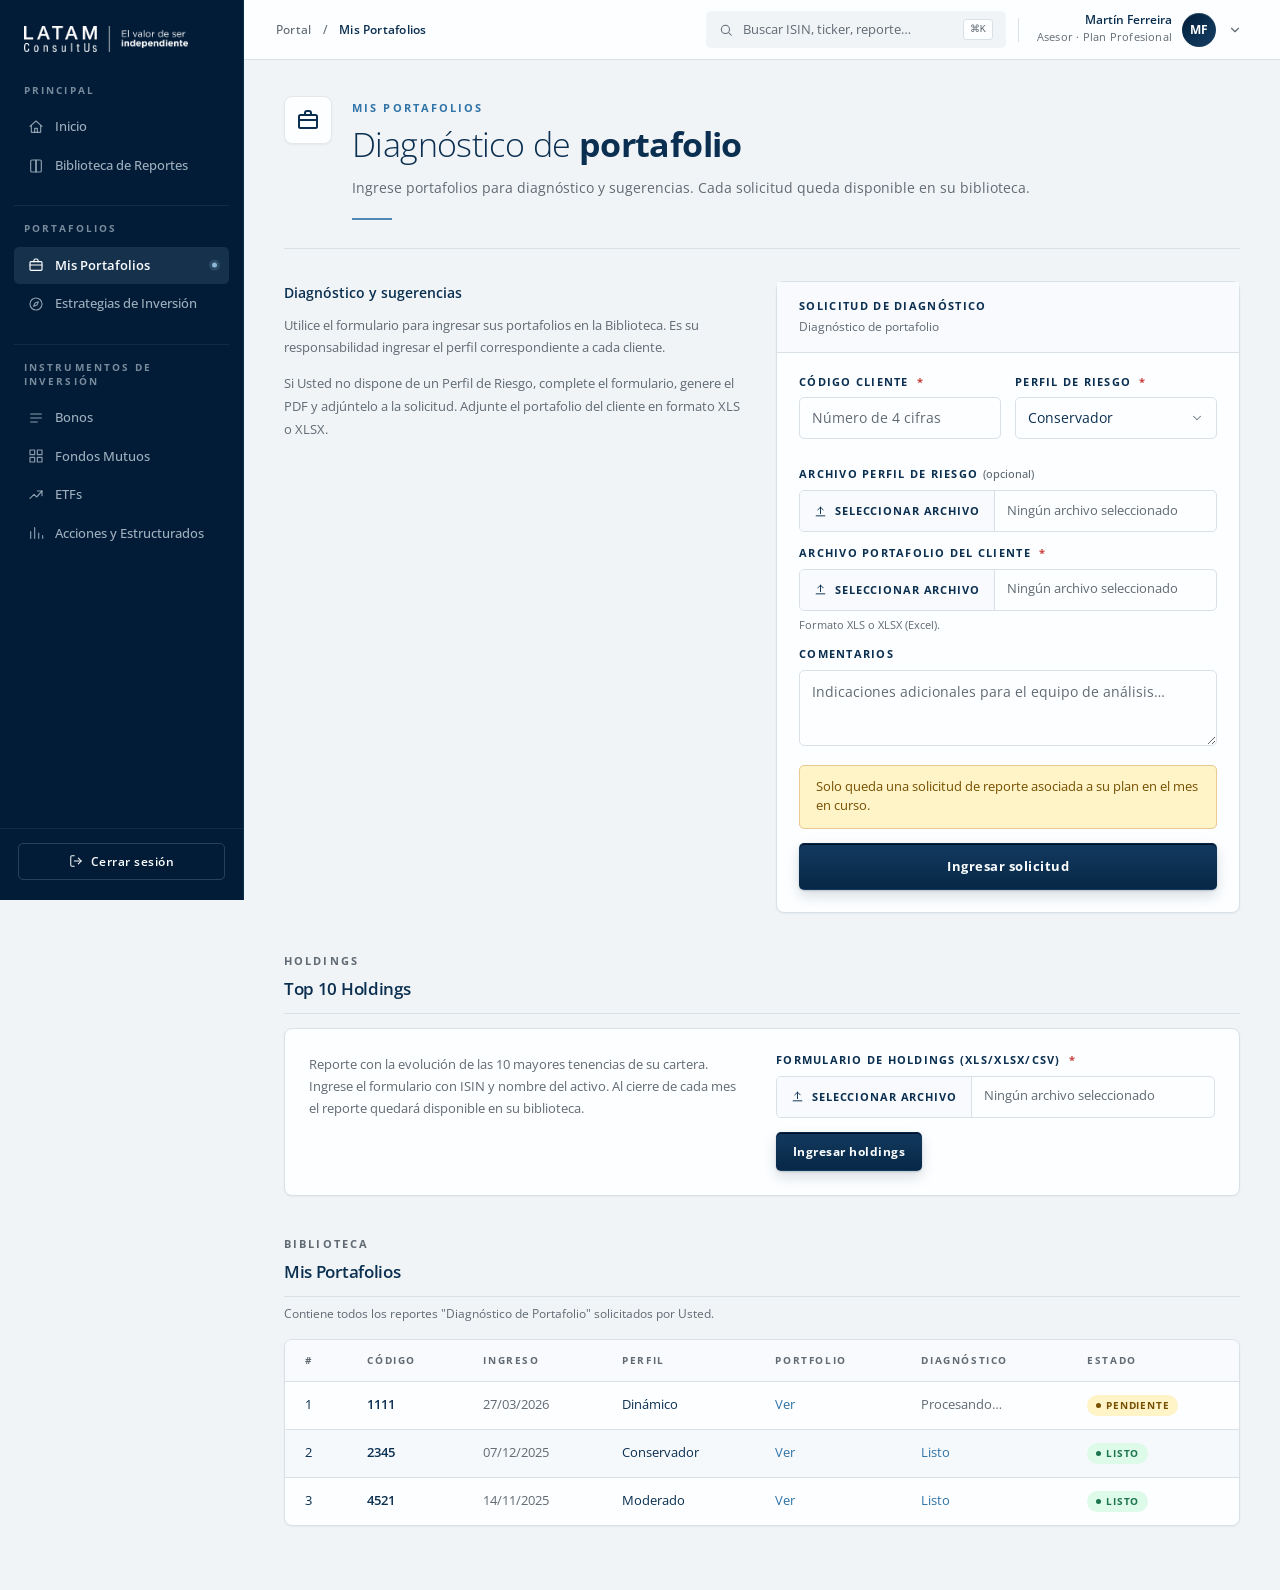
<file: portafolios.html>
<!doctype html>
<html lang="es">
<head>
<meta charset="utf-8">
<meta name="viewport" content="width=device-width, initial-scale=1">
<title>Mis Portafolios · Portal LATAM ConsultUs</title>
<link rel="stylesheet" href="assets/portal.css">
</head>
<body>

<div class="sidebar-backdrop" id="sidebarBackdrop"></div>

<div class="shell">

  <aside class="sidebar" id="sidebar">
    <div class="sidebar-logo">
      <a href="inicio.html"><img src="assets/logo-white.png" alt="LATAM ConsultUs"></a>
    </div>
    <div class="sidebar-groups">
      <div class="sidebar-group">
        <div class="sidebar-group-title">Principal</div>
        <a href="inicio.html" class="sidebar-item">
          <svg width="16" height="16" viewBox="0 0 24 24" fill="none" stroke="currentColor" stroke-width="1.75" stroke-linecap="round" stroke-linejoin="round"><path d="M3 11l9-8 9 8"/><path d="M5 10v10h14V10"/><path d="M10 20v-6h4v6"/></svg>
          Inicio
        </a>
        <a href="biblioteca.html" class="sidebar-item">
          <svg width="16" height="16" viewBox="0 0 24 24" fill="none" stroke="currentColor" stroke-width="1.75" stroke-linecap="round" stroke-linejoin="round"><path d="M4 5a2 2 0 0 1 2-2h6v18H6a2 2 0 0 1-2-2z"/><path d="M20 5a2 2 0 0 0-2-2h-6v18h6a2 2 0 0 0 2-2z"/></svg>
          Biblioteca de Reportes
        </a>
      </div>
      <div class="sidebar-group">
        <div class="sidebar-group-title">Portafolios</div>
        <a href="portafolios.html" class="sidebar-item active">
          <svg width="16" height="16" viewBox="0 0 24 24" fill="none" stroke="currentColor" stroke-width="1.75" stroke-linecap="round" stroke-linejoin="round"><rect x="3" y="7" width="18" height="13" rx="1.5"/><path d="M9 7V5a2 2 0 0 1 2-2h2a2 2 0 0 1 2 2v2"/><path d="M3 12h18"/></svg>
          Mis Portafolios
        </a>
        <a href="estrategias.html" class="sidebar-item">
          <svg width="16" height="16" viewBox="0 0 24 24" fill="none" stroke="currentColor" stroke-width="1.75" stroke-linecap="round" stroke-linejoin="round"><circle cx="12" cy="12" r="9"/><path d="M15.5 8.5l-2 5-5 2 2-5 5-2z"/></svg>
          Estrategias de Inversión
        </a>
      </div>
      <div class="sidebar-group">
        <div class="sidebar-group-title">Instrumentos de Inversión</div>
        <a href="bonos.html" class="sidebar-item">
          <svg width="16" height="16" viewBox="0 0 24 24" fill="none" stroke="currentColor" stroke-width="1.75" stroke-linecap="round" stroke-linejoin="round"><path d="M4 6h16M4 12h16M4 18h10"/></svg>
          Bonos
        </a>
        <a href="fondos.html" class="sidebar-item">
          <svg width="16" height="16" viewBox="0 0 24 24" fill="none" stroke="currentColor" stroke-width="1.75" stroke-linecap="round" stroke-linejoin="round"><rect x="3" y="3" width="7" height="7"/><rect x="14" y="3" width="7" height="7"/><rect x="3" y="14" width="7" height="7"/><rect x="14" y="14" width="7" height="7"/></svg>
          Fondos Mutuos
        </a>
        <a href="etfs.html" class="sidebar-item">
          <svg width="16" height="16" viewBox="0 0 24 24" fill="none" stroke="currentColor" stroke-width="1.75" stroke-linecap="round" stroke-linejoin="round"><path d="M3 17l6-6 4 4 8-9"/><path d="M14 6h7v7"/></svg>
          ETFs
        </a>
        <a href="acciones.html" class="sidebar-item">
          <svg width="16" height="16" viewBox="0 0 24 24" fill="none" stroke="currentColor" stroke-width="1.75" stroke-linecap="round" stroke-linejoin="round"><path d="M4 20V10M10 20V4M16 20v-8M22 20v-4"/></svg>
          Acciones y Estructurados
        </a>
      </div>
    </div>
    <div class="sidebar-foot">
      <a href="login.html" class="btn-out">
        <svg width="14" height="14" viewBox="0 0 24 24" fill="none" stroke="currentColor" stroke-width="1.75" stroke-linecap="round" stroke-linejoin="round"><path d="M9 21H5a2 2 0 0 1-2-2V5a2 2 0 0 1 2-2h4"/><path d="M16 17l5-5-5-5"/><path d="M21 12H9"/></svg>
        Cerrar sesión
      </a>
    </div>
  </aside>

  <main class="main">
    
    <header class="topbar">
      <div style="display:flex; align-items:center;">
        <button class="nav-toggle" id="navToggle" aria-label="Menú"><svg width="18" height="18" viewBox="0 0 24 24" fill="none" stroke="currentColor" stroke-width="1.75" stroke-linecap="round" stroke-linejoin="round"><path d="M4 6h16M4 12h16M4 18h16"/></svg></button>
        <div class="crumb">Portal <span class="sep">/</span> <span class="current">Mis Portafolios</span></div>
      </div>
      <div class="top-right">
        <div class="search-box">
          <svg width="14" height="14" viewBox="0 0 24 24" fill="none" stroke="var(--lcu-gray-4)" stroke-width="1.75" stroke-linecap="round" stroke-linejoin="round"><circle cx="11" cy="11" r="7"/><path d="M21 21l-4.3-4.3"/></svg>
          <input type="text" placeholder="Buscar ISIN, ticker, reporte…">
          <kbd>⌘K</kbd>
        </div>
        <div class="top-divider"></div>
        <div class="user-menu" id="userMenu">
          <button class="user-chip" id="userChipBtn" aria-haspopup="true" aria-expanded="false">
            <div style="text-align:right">
              <div class="nm">Martín Ferreira</div>
              <div class="pl">Asesor · Plan Profesional</div>
            </div>
            <div class="avatar">MF</div>
            <svg class="caret" width="14" height="14" viewBox="0 0 24 24" fill="none" stroke="currentColor" stroke-width="2" stroke-linecap="round" stroke-linejoin="round"><path d="M6 9l6 6 6-6"/></svg>
          </button>
          <div class="user-dropdown" id="userDropdown">
            <div class="user-dropdown-label">Creadores LATAM</div>
            <a href="abm.html" class="user-dropdown-item">
              <svg width="16" height="16" viewBox="0 0 24 24" fill="none" stroke="currentColor" stroke-width="1.75" stroke-linecap="round" stroke-linejoin="round"><path d="M12 20h9"/><path d="M16.5 3.5a2.1 2.1 0 0 1 3 3L7 19l-4 1 1-4z"/></svg>
              ABM · Gestión de reportes
            </a>
            <div class="user-dropdown-sep"></div>
            <a href="login.html" class="user-dropdown-item">
              <svg width="16" height="16" viewBox="0 0 24 24" fill="none" stroke="currentColor" stroke-width="1.75" stroke-linecap="round" stroke-linejoin="round"><path d="M9 21H5a2 2 0 0 1-2-2V5a2 2 0 0 1 2-2h4"/><path d="M16 17l5-5-5-5"/><path d="M21 12H9"/></svg>
              Cerrar sesión
            </a>
          </div>
        </div>
      </div>
    </header>

    <div class="content">


      <section class="banner">
        <div class="left">
          <div class="ic"><svg width="24" height="24" viewBox="0 0 24 24" fill="none" stroke="currentColor" stroke-width="2" stroke-linecap="round" stroke-linejoin="round"><rect x="3" y="7" width="18" height="13" rx="1.5"/><path d="M9 7V5a2 2 0 0 1 2-2h2a2 2 0 0 1 2 2v2"/><path d="M3 12h18"/></svg></div>
          <div>
            <span class="eyebrow">Mis Portafolios</span>
            <h1 class="lcu-title" style="margin-top:8px;">Diagnóstico de <strong>portafolio</strong></h1>
            <p class="lead">Ingrese portafolios para diagnóstico y sugerencias. Cada solicitud queda disponible en su biblioteca.</p>
            <hr class="accent-rule">
          </div>
        </div>
        
      </section>

      <div class="alert alert-ok alert-target" style="display:none;">
        <svg width="16" height="16" viewBox="0 0 24 24" fill="none" stroke="currentColor" stroke-width="1.75" stroke-linecap="round" stroke-linejoin="round"><path d="M5 12l5 5L20 7"/></svg>
        <div>Solicitud ingresada correctamente. El reporte quedará disponible en su biblioteca.</div>
      </div>

      <div class="grid-2">

        <div style="font-size:13px; color:var(--lcu-gray-4); line-height:1.75;">
          <p style="margin:0; color:var(--lcu-navy); font-weight:600; font-size:14px;">Diagnóstico y sugerencias</p>
          <p style="margin-top:8px;">Utilice el formulario para ingresar sus portafolios en la Biblioteca. Es su responsabilidad ingresar el perfil correspondiente a cada cliente.</p>
          <p>Si Usted no dispone de un Perfil de Riesgo, complete el formulario, genere el PDF y adjúntelo a la solicitud. Adjunte el portafolio del cliente en formato XLS o XLSX.</p>
        </div>

        <div class="card noPad">
          <div class="card-head">
            <div class="title">Solicitud de diagnóstico</div>
            <div class="sub">Diagnóstico de portafolio</div>
          </div>
          <div class="card-body">
            <form data-mock novalidate>
              <div class="form-row">
                <div class="field">
                  <label class="lbl">Código cliente <span class="req">*</span></label>
                  <input type="text" class="input" placeholder="Número de 4 cifras" maxlength="4">
                </div>
                <div class="field">
                  <label class="lbl">Perfil de riesgo <span class="req">*</span></label>
                  <div class="select-wrap">
                    <select class="select">
                      <option>Conservador</option><option>Moderado</option><option>Balanceado</option>
                      <option>Dinámico</option><option>Distributivo</option><option>Agresivo</option>
                    </select>
                  </div>
                </div>
              </div>
              <div class="field">
                <label class="lbl">Archivo Perfil de Riesgo <span style="color:var(--fg-muted); font-weight:var(--fw-medium); letter-spacing:0; text-transform:none;">(opcional)</span></label>
                <div class="file-input">
                  <label><svg width="13" height="13" viewBox="0 0 24 24" fill="none" stroke="currentColor" stroke-width="1.75" stroke-linecap="round" stroke-linejoin="round"><path d="M12 16V4"/><path d="M7 9l5-5 5 5"/><path d="M4 20h16"/></svg> Seleccionar archivo<input type="file" accept=".pdf"></label>
                  <span class="name">Ningún archivo seleccionado</span>
                </div>
              </div>
              <div class="field">
                <label class="lbl">Archivo Portafolio del cliente <span class="req">*</span></label>
                <div class="file-input">
                  <label><svg width="13" height="13" viewBox="0 0 24 24" fill="none" stroke="currentColor" stroke-width="1.75" stroke-linecap="round" stroke-linejoin="round"><path d="M12 16V4"/><path d="M7 9l5-5 5 5"/><path d="M4 20h16"/></svg> Seleccionar archivo<input type="file" accept=".xls,.xlsx"></label>
                  <span class="name">Ningún archivo seleccionado</span>
                </div>
                <div class="hint">Formato XLS o XLSX (Excel).</div>
              </div>
              <div class="field">
                <label class="lbl">Comentarios</label>
                <textarea class="textarea" placeholder="Indicaciones adicionales para el equipo de análisis…"></textarea>
              </div>
              <div class="alert alert-warn" style="margin-bottom:14px;">
                <div>Solo queda una solicitud de reporte asociada a su plan en el mes en curso.</div>
              </div>
              <button type="submit" class="btn btn-primary lg block">Ingresar solicitud</button>
            </form>
          </div>
        </div>
      </div>

      <div class="subhead"><div><span class="eyebrow muted">Holdings</span><h3>Top 10 Holdings</h3></div></div>
      <div class="card">
        <div class="grid-2" style="align-items:start;">
          <p style="margin:0; font-size:13px; color:var(--lcu-gray-4); line-height:1.7;">
            Reporte con la evolución de las 10 mayores tenencias de su cartera. Ingrese el formulario con ISIN y nombre del activo. Al cierre de cada mes el reporte quedará disponible en su biblioteca.
          </p>
          <form data-mock novalidate>
            <div class="field">
              <label class="lbl">Formulario de holdings (XLS/XLSX/CSV) <span class="req">*</span></label>
              <div class="file-input">
                <label><svg width="13" height="13" viewBox="0 0 24 24" fill="none" stroke="currentColor" stroke-width="1.75" stroke-linecap="round" stroke-linejoin="round"><path d="M12 16V4"/><path d="M7 9l5-5 5 5"/><path d="M4 20h16"/></svg> Seleccionar archivo<input type="file" accept=".xls,.xlsx,.csv"></label>
                <span class="name">Ningún archivo seleccionado</span>
              </div>
            </div>
            <button type="submit" class="btn btn-primary">Ingresar holdings</button>
          </form>
        </div>
      </div>

      <div class="subhead"><div><span class="eyebrow muted">Biblioteca</span><h3>Mis Portafolios</h3></div></div>
      <p style="margin:-6px 0 16px; font-size:12px; color:var(--lcu-gray-4);">Contiene todos los reportes "Diagnóstico de Portafolio" solicitados por Usted.</p>
      <div class="card noPad" style="overflow:hidden;">
        <div class="table-scroll">
        <table class="table">
          <thead><tr>
            <th>#</th><th>Código</th><th>Ingreso</th><th>Perfil</th><th>Portfolio</th><th>Diagnóstico</th><th>Estado</th>
          </tr></thead>
          <tbody>
            <tr>
              <td>1</td><td class="num" style="font-weight:600; color:var(--lcu-navy);">1111</td>
              <td class="num" style="color:var(--lcu-gray-4);">27/03/2026</td><td>Dinámico</td>
              <td><a href="#">Ver</a></td>
              <td style="color:var(--lcu-gray-4);">Procesando…</td>
              <td><span class="pill pill-pending">Pendiente</span></td>
            </tr>
            <tr>
              <td>2</td><td class="num" style="font-weight:600; color:var(--lcu-navy);">2345</td>
              <td class="num" style="color:var(--lcu-gray-4);">07/12/2025</td><td>Conservador</td>
              <td><a href="#">Ver</a></td>
              <td><a href="#">Listo</a></td>
              <td><span class="pill pill-ok">Listo</span></td>
            </tr>
            <tr>
              <td>3</td><td class="num" style="font-weight:600; color:var(--lcu-navy);">4521</td>
              <td class="num" style="color:var(--lcu-gray-4);">14/11/2025</td><td>Moderado</td>
              <td><a href="#">Ver</a></td>
              <td><a href="#">Listo</a></td>
              <td><span class="pill pill-ok">Listo</span></td>
            </tr>
          </tbody>
        </table>
        </div>
      </div>

    </div>
  </main>
</div>

<script src="assets/portal.js"></script>
</body>
</html>
</file>
<file: assets/portal.css>
/* ===================================================================
   LATAM ConsultUs — Portal de Clientes
   Editorial financial research, register: product.
   =================================================================== */
@import url('colors_and_type.css');

/* ---------- reset ---------- */
*,*::before,*::after { box-sizing: border-box; }
html, body { margin: 0; padding: 0; }
body {
  background: var(--bg-page);
  color: var(--fg);
  font-family: var(--font-sans);
  font-size: var(--fs-body);
  line-height: var(--lh-normal);
  -webkit-font-smoothing: antialiased;
  -moz-osx-font-smoothing: grayscale;
  min-height: 100vh;
}
a { color: var(--lcu-sky-ink); text-decoration: none; }
a:hover { color: var(--lcu-navy); text-decoration: underline; text-decoration-thickness: 1px; text-underline-offset: 2px; }
img { max-width: 100%; display: block; }
input, select, textarea, button { font-family: inherit; font-size: inherit; }
ul, ol { margin: 0; padding: 0 0 0 18px; }

::selection { background: oklch(0.76 0.062 238 / .55); color: var(--lcu-navy); }

/* ---------- layout shell ---------- */
.shell {
  display: grid;
  grid-template-columns: 244px 1fr;
  min-height: 100vh;
}

/* ---------- sidebar ---------- */
.sidebar {
  background: var(--lcu-navy-900);
  color: var(--fg-on-dark);
  display: flex;
  flex-direction: column;
  padding: 22px 0 14px;
  position: sticky;
  top: 0;
  height: 100vh;
  border-right: 1px solid oklch(0.30 0.072 250 / .9);
}
.sidebar-logo { padding: 4px 24px 26px; }
.sidebar-logo img { height: 26px; }
.sidebar-groups { flex: 1; overflow-y: auto; padding: 0 14px; }
.sidebar-group { padding: 6px 0 2px; }
.sidebar-group + .sidebar-group { margin-top: 18px; padding-top: 16px; border-top: 1px solid oklch(0.92 0.020 240 / .08); }
.sidebar-group-title {
  font-size: 9.5px;
  letter-spacing: .22em;
  text-transform: uppercase;
  color: oklch(0.92 0.020 240 / .55);
  font-weight: var(--fw-bold);
  padding: 0 10px 10px;
}
.sidebar-item {
  display: flex;
  align-items: center;
  gap: 11px;
  padding: 9px 10px 9px 14px;
  margin-bottom: 1px;
  border-radius: var(--r-sm);
  color: oklch(0.92 0.020 240 / .72);
  font-size: 13px;
  font-weight: var(--fw-medium);
  text-decoration: none;
  position: relative;
  white-space: nowrap;
  overflow: hidden;
  text-overflow: ellipsis;
  transition: background .14s ease, color .14s ease;
}
.sidebar-item:hover {
  background: oklch(0.76 0.062 238 / .08);
  color: var(--fg-on-dark);
  text-decoration: none;
}
.sidebar-item.active {
  background: oklch(0.76 0.062 238 / .14);
  color: var(--fg-on-dark);
  font-weight: var(--fw-semibold);
}
.sidebar-item.active::after {
  content: '';
  position: absolute;
  right: 12px;
  top: 50%;
  transform: translateY(-50%);
  width: 5px;
  height: 5px;
  border-radius: 50%;
  background: var(--lcu-sky-300);
  box-shadow: 0 0 0 3px oklch(0.76 0.062 238 / .18);
}
.sidebar-item svg { flex: 0 0 16px; opacity: .88; }
.sidebar-item.active svg { opacity: 1; }
.sidebar-foot {
  padding: 14px 18px 6px;
  margin-top: 8px;
  border-top: 1px solid oklch(0.92 0.020 240 / .08);
}
.sidebar-foot .btn-out {
  width: 100%;
  background: transparent;
  border: 1px solid oklch(0.92 0.020 240 / .18);
  color: var(--fg-on-dark);
  padding: 9px 12px;
  border-radius: var(--r-sm);
  font-size: 11.5px;
  font-weight: var(--fw-semibold);
  letter-spacing: .04em;
  cursor: pointer;
  display: flex;
  align-items: center;
  justify-content: center;
  gap: 8px;
  text-decoration: none;
  transition: background .14s, border-color .14s;
}
.sidebar-foot .btn-out:hover { background: oklch(0.92 0.020 240 / .06); border-color: oklch(0.92 0.020 240 / .28); text-decoration: none; color: var(--fg-on-dark); }

/* ---------- main ---------- */
.main { display: flex; flex-direction: column; min-width: 0; }

/* ---------- topbar ---------- */
.topbar {
  height: 60px;
  padding: 0 32px;
  border-bottom: 1px solid var(--border);
  background: var(--bg-surface);
  display: flex;
  align-items: center;
  justify-content: space-between;
  gap: 24px;
  position: sticky;
  top: 0;
  z-index: 10;
}
.crumb { font-size: 11.5px; color: var(--fg-muted); letter-spacing: .02em; font-weight: var(--fw-medium); }
.crumb .sep { margin: 0 8px; color: var(--fg-muted); }
.crumb .current { color: var(--fg); font-weight: var(--fw-semibold); }
.top-right { display: flex; align-items: center; gap: 12px; }
.search-box {
  display: flex;
  align-items: center;
  gap: 8px;
  padding: 7px 12px;
  background: var(--lcu-mist);
  border-radius: var(--r-sm);
  width: 300px;
  border: 1px solid transparent;
  transition: border-color .14s, background .14s;
}
.search-box:focus-within { border-color: var(--lcu-sky-300); background: var(--bg-surface); box-shadow: var(--focus-ring); }
.search-box input {
  flex: 1; border: 0; background: transparent; outline: none;
  font-size: 12.5px; color: var(--fg);
}
.search-box input::placeholder { color: var(--fg-muted); }
.search-box kbd {
  font-size: 10px; color: var(--fg-muted);
  padding: 2px 6px; border: 1px solid var(--border); border-radius: 3px;
  background: var(--bg-surface);
  font-family: var(--font-mono); font-weight: var(--fw-medium);
}
.icon-btn {
  width: 34px; height: 34px; border-radius: var(--r-sm);
  border: 1px solid var(--border);
  background: var(--bg-surface); cursor: pointer;
  display: flex; align-items: center; justify-content: center;
  position: relative; color: var(--fg);
  transition: background .14s, border-color .14s;
}
.icon-btn:hover { background: var(--lcu-mist); border-color: var(--border-strong); }
.icon-btn .dot {
  position: absolute; top: 6px; right: 7px;
  width: 6px; height: 6px; border-radius: 50%; background: var(--lcu-sky);
  box-shadow: 0 0 0 2px var(--bg-surface);
}
.user-chip { display: flex; align-items: center; gap: 10px; }
.user-chip .nm { font-size: 12px; font-weight: var(--fw-semibold); color: var(--fg); line-height: 1.2; }
.user-chip .pl { font-size: 10.5px; color: var(--fg-muted); margin-top: 2px; letter-spacing: .02em; }
.user-chip .avatar {
  width: 34px; height: 34px; border-radius: 50%;
  background: var(--grad-navy);
  color: var(--fg-on-dark);
  display: flex; align-items: center; justify-content: center;
  font-size: 12px; font-weight: var(--fw-bold);
  letter-spacing: .02em;
  box-shadow: inset 0 1px 0 oklch(0.76 0.062 238 / .25);
}
.top-divider { width: 1px; height: 24px; background: var(--border); }

/* ---------- content area ---------- */
.content {
  padding: 36px 40px 64px;
  max-width: 1400px;
  width: 100%;
}

/* ---------- typography helpers ---------- */
.eyebrow {
  font-size: 10.5px;
  letter-spacing: .20em;
  text-transform: uppercase;
  font-weight: var(--fw-bold);
  color: var(--lcu-sky-ink);
}
.eyebrow.muted { color: var(--fg-muted); }
.lcu-title {
  margin: 0; font-weight: var(--fw-light);
  font-size: 34px; line-height: 1.12; letter-spacing: var(--ls-tight);
  color: var(--fg);
}
.lcu-title strong { font-weight: var(--fw-bold); }
.accent-rule { height: 2px; width: 40px; background: var(--lcu-sky); border: 0; margin: 18px 0 0; }
.lead {
  font-size: 13.5px; color: var(--fg-muted);
  line-height: 1.7; max-width: 680px; margin: 14px 0 0;
}

/* ---------- aurora hero (más controlada) ---------- */
@keyframes lcu-aurora {
  0%   { background-position:   0% 50%; }
  50%  { background-position: 100% 50%; }
  100% { background-position:   0% 50%; }
}
@keyframes lcu-aurora-drift {
  0%   { transform: translate3d(-4%, -1%, 0); opacity: .70; }
  50%  { transform: translate3d( 6%,  3%, 0); opacity: .45; }
  100% { transform: translate3d(-4%, -1%, 0); opacity: .70; }
}
.aurora-bg {
  background: linear-gradient(120deg,
    oklch(0.16 0.058 254) 0%,
    oklch(0.22 0.066 252) 24%,
    oklch(0.30 0.074 250) 50%,
    oklch(0.36 0.076 249) 72%,
    oklch(0.22 0.062 252) 100%);
  background-size: 200% 200%;
  animation: lcu-aurora 32s ease-in-out infinite;
}
.aurora-glow {
  position: absolute; inset: -10%; pointer-events: none;
  background:
    radial-gradient(48% 60% at 28% 22%, oklch(0.76 0.062 238 / .26), transparent 65%),
    radial-gradient(42% 50% at 78% 78%, oklch(0.61 0.094 245 / .22), transparent 70%);
  mix-blend-mode: screen;
  animation: lcu-aurora-drift 26s ease-in-out infinite;
}
.aurora-grid {
  position: absolute; inset: 0; pointer-events: none; opacity: .18;
  background-image:
    linear-gradient(oklch(1 0 0 / .06) 1px, transparent 1px),
    linear-gradient(90deg, oklch(1 0 0 / .06) 1px, transparent 1px);
  background-size: 56px 56px;
  mask-image: linear-gradient(120deg, oklch(0 0 0) 0%, transparent 75%);
  -webkit-mask-image: linear-gradient(120deg, oklch(0 0 0) 0%, transparent 75%);
}
.aurora-dots {
  position: absolute; inset: 0; pointer-events: none; opacity: .22;
  background-image: radial-gradient(oklch(1 0 0 / .18) 1px, transparent 1.2px);
  background-size: 24px 24px;
  mask-image: linear-gradient(120deg, oklch(0 0 0) 0%, transparent 70%);
  -webkit-mask-image: linear-gradient(120deg, oklch(0 0 0) 0%, transparent 70%);
}

/* legacy alias (algunos HTML usan aurora-shimmer; lo neutralizamos) */
.aurora-shimmer { display: none; }

/* ---------- dashboard hero ---------- */
.hero {
  position: relative; border-radius: var(--r-lg); overflow: hidden;
  color: var(--fg-on-dark);
  box-shadow: var(--shadow-3);
  border: 1px solid oklch(0.22 0.062 252);
}
.hero-row {
  position: relative; padding: 40px 40px 42px;
  display: grid;
  grid-template-columns: 1fr auto;
  align-items: end;
  gap: 40px;
  min-height: 240px;
}
.hero-text { max-width: 620px; }
.hero-text .eyebrow {
  color: var(--lcu-sky-300);
  font-weight: var(--fw-bold);
  letter-spacing: .22em;
}
.hero-text h1 {
  margin: 18px 0 0;
  font-weight: var(--fw-light);
  font-size: 46px;
  line-height: 1.06;
  letter-spacing: var(--ls-tight);
  color: var(--fg-on-dark);
}
.hero-text h1 .name {
  font-weight: var(--fw-bold);
  color: var(--lcu-sky-100);
  letter-spacing: var(--ls-tight);
}
.hero-text p {
  margin: 18px 0 0; font-size: 13.5px; line-height: 1.75;
  color: var(--fg-on-dark-soft); max-width: 540px;
}
/* hero typewriter */
.type-h1 { min-height: 2.15em; }
.type-caret {
  display: inline-block; width: 2px; height: 0.92em;
  margin-left: 4px; vertical-align: -0.1em;
  background: var(--lcu-sky-300); border-radius: 1px;
  animation: type-blink 1.05s steps(1) infinite;
}
@keyframes type-blink { 0%, 50% { opacity: 1; } 50.01%, 100% { opacity: 0; } }
.hero-trend {
  position: absolute; right: 0; top: 0; bottom: 0; width: 62%; height: 100%;
  pointer-events: none; opacity: .55;
}
/* Hero data strip: editorial integrado, no badge SaaS */
.hero-metrics {
  display: grid;
  grid-template-columns: repeat(3, auto);
  gap: 36px;
  align-items: baseline;
  padding-top: 2px;
}
.hero-metric { text-align: left; }
.hero-metric .n {
  display: block;
  font-weight: var(--fw-light);
  font-size: 38px;
  line-height: 1;
  color: var(--fg-on-dark);
  letter-spacing: var(--ls-tightest);
  font-variant-numeric: tabular-nums lining-nums;
}
.hero-metric .n strong { font-weight: var(--fw-bold); }
.hero-metric .l {
  display: block;
  margin-top: 8px;
  font-size: 10.5px;
  color: var(--fg-on-dark-mute);
  letter-spacing: .14em;
  text-transform: uppercase;
  font-weight: var(--fw-semibold);
  line-height: 1.45;
}
.hero-metric + .hero-metric { padding-left: 36px; border-left: 1px solid oklch(0.92 0.020 240 / .12); }

/* Legacy hero-badge fallback (no usado en inicio nuevo, pero soportado) */
.hero-badge {
  flex: 0 0 auto; align-self: center;
  padding: 18px 22px 20px;
  background: oklch(0.20 0.062 252 / .35);
  border: 1px solid oklch(0.76 0.062 238 / .20);
  border-radius: var(--r-md);
  text-align: left; min-width: 140px;
}
.hero-badge .num {
  font-weight: var(--fw-light); font-size: 44px; line-height: 1;
  letter-spacing: var(--ls-tightest);
  color: var(--fg-on-dark);
  font-variant-numeric: tabular-nums;
}
.hero-badge .lbl {
  margin-top: 8px; font-size: 10.5px;
  color: var(--fg-on-dark-mute);
  letter-spacing: .14em; text-transform: uppercase;
  font-weight: var(--fw-semibold); line-height: 1.45;
}

/* ---------- section marker ---------- */
.section-marker {
  display: flex; align-items: center; gap: 12px;
  margin: 44px 0 22px;
}
.section-marker .dash { width: 22px; height: 1.5px; background: var(--lcu-sky); border-radius: 2px; }
.section-marker .dot { width: 4px; height: 4px; border-radius: 50%; background: var(--lcu-sky); }
.section-marker .title {
  font-size: 10.5px; letter-spacing: .20em; text-transform: uppercase;
  font-weight: var(--fw-bold); color: var(--fg);
}
.section-marker .hint { margin-left: 6px; font-size: 12px; color: var(--fg-muted); font-weight: var(--fw-regular); }

/* ---------- access grid (asimétrico: featured + secondaries + wide) ---------- */
.access-grid {
  display: grid;
  grid-template-columns: 1.5fr 1fr 1fr;
  grid-template-rows: 1fr 1fr auto;
  gap: 16px;
}
.access-grid .access-card.featured {
  grid-column: 1;
  grid-row: 1 / span 2;
  min-height: 340px;
  padding: 28px;
  background:
    linear-gradient(180deg, var(--bg-surface) 0%, var(--lcu-sky-50) 100%);
}
.access-grid .access-card.featured .ic {
  width: 50px; height: 50px; border-radius: var(--r-md);
}
.access-grid .access-card.featured h3 {
  font-size: 22px;
  margin-top: 28px;
  font-weight: var(--fw-bold);
  letter-spacing: var(--ls-tight);
}
.access-grid .access-card.featured .desc {
  font-size: 13.5px;
  margin-top: 12px;
  max-width: 340px;
  line-height: 1.65;
}
.access-grid .access-card.wide {
  grid-column: 1 / -1;
  flex-direction: row;
  align-items: center;
  padding: 18px 22px;
  gap: 22px;
}
.access-grid .access-card.wide .head {
  width: auto;
}
.access-grid .access-card.wide .ic { flex: 0 0 38px; }
.access-grid .access-card.wide h3 {
  margin: 0; font-size: 15.5px;
}
.access-grid .access-card.wide .body {
  flex: 1; display: flex; flex-direction: column; gap: 4px;
}
.access-grid .access-card.wide .desc { margin: 0; }
.access-grid .access-card.wide .cta { margin: 0; padding: 0; flex: 0 0 auto; }
.access-grid .access-card.wide .corner { display: none; }

.access-card {
  background: var(--bg-surface);
  border: 1px solid var(--border);
  border-radius: var(--r-md);
  padding: 18px 18px 20px;
  box-shadow: var(--shadow-1);
  cursor: pointer; display: flex; flex-direction: column;
  position: relative; overflow: hidden;
  text-decoration: none; color: inherit;
  transition: transform .22s cubic-bezier(.2,.7,.2,1), box-shadow .22s ease, border-color .14s;
}
.access-card:hover {
  transform: translateY(-2px);
  box-shadow: var(--shadow-3);
  border-color: var(--lcu-sky-300);
  text-decoration: none;
}
.access-card .head {
  display: flex; align-items: center; justify-content: space-between;
}
.access-card .ic {
  width: 38px; height: 38px; border-radius: var(--r-sm);
  background: var(--lcu-sky-50);
  border: 1px solid var(--lcu-sky-100);
  display: flex; align-items: center; justify-content: center;
  color: var(--lcu-navy-700);
}
.access-grid .access-card.featured .ic {
  background: var(--grad-navy);
  border: 0;
  box-shadow: inset 0 1px 0 oklch(0.76 0.062 238 / .35), 0 6px 14px oklch(0.22 0.062 252 / .25);
  color: var(--lcu-sky-100);
}
.access-card .corner {
  width: 26px; height: 26px; border-radius: 999px;
  display: flex; align-items: center; justify-content: center;
  color: var(--fg-subtle);
  transition: color .14s, background .14s;
}
.access-card:hover .corner { color: var(--lcu-sky); }
.access-card h3 {
  margin: 16px 0 0;
  font-weight: var(--fw-semibold); font-size: 15.5px;
  color: var(--fg); letter-spacing: var(--ls-tight);
}
.access-card .desc {
  margin: 6px 0 0; font-size: 12.5px;
  color: var(--fg-muted); line-height: 1.55;
}
.access-card .cta {
  margin-top: auto; padding-top: 14px;
  display: flex; align-items: center; gap: 6px;
  font-size: 11px; font-weight: var(--fw-bold);
  color: var(--lcu-sky-ink); letter-spacing: .06em;
  text-transform: uppercase;
}

/* ---------- footline ---------- */
.footline {
  margin-top: 32px;
  display: flex; align-items: center; justify-content: space-between;
  padding: 16px 20px; background: var(--bg-surface);
  border: 1px solid var(--border); border-radius: var(--r-md);
  box-shadow: var(--shadow-1);
}
.footline .icw {
  width: 32px; height: 32px; border-radius: var(--r-sm);
  background: var(--lcu-sky-50); color: var(--lcu-navy);
  display: flex; align-items: center; justify-content: center;
}
.footline .text { display: flex; align-items: center; gap: 14px; }
.footline .text .t1 { font-size: 13px; font-weight: var(--fw-semibold); color: var(--fg); }
.footline .text .t2 { font-size: 11.5px; color: var(--fg-muted); margin-top: 3px; line-height: 1.5; }
.footline a {
  font-size: 11.5px; color: var(--lcu-sky-ink); font-weight: var(--fw-bold);
  display: flex; align-items: center; gap: 6px;
  letter-spacing: .04em;
}

/* ---------- section banner (páginas internas) ---------- */
.banner {
  display: flex; justify-content: space-between; align-items: flex-start;
  gap: 32px; padding-bottom: 28px;
  border-bottom: 1px solid var(--border);
  margin-bottom: 32px;
}
.banner .left { display: flex; gap: 20px; align-items: flex-start; }
.banner .ic {
  width: 48px; height: 48px; border-radius: var(--r-md);
  background: var(--bg-surface);
  border: 1px solid var(--border-strong);
  color: var(--lcu-navy);
  display: flex; align-items: center; justify-content: center; flex: 0 0 48px;
  box-shadow: var(--shadow-1);
}

/* ---------- responsive layout helpers ---------- */
.grid-2 { display: grid; grid-template-columns: 1fr 1fr; gap: 28px; }
.grid-3 { display: grid; grid-template-columns: repeat(3, 1fr); gap: 28px; }
/* let tracks shrink below content min-content so nothing overflows the viewport */
.grid-2 > *, .grid-3 > *, .igrid > * { min-width: 0; }
.table-scroll { width: 100%; overflow-x: auto; -webkit-overflow-scrolling: touch; }

/* ---------- subhead ---------- */
.subhead {
  display: flex; align-items: baseline; justify-content: space-between;
  margin: 36px 0 14px;
  padding-bottom: 12px;
  border-bottom: 1px solid var(--border);
}
.subhead h3 {
  margin: 6px 0 0;
  font-weight: var(--fw-semibold); font-size: 17px;
  color: var(--fg); letter-spacing: var(--ls-tight);
}
.subhead .right a { font-size: 11.5px; color: var(--lcu-sky-ink); font-weight: var(--fw-bold); letter-spacing: .04em; }

/* ---------- card ---------- */
.card {
  background: var(--bg-surface);
  border: 1px solid var(--border);
  border-radius: var(--r-md);
  padding: 24px;
  box-shadow: var(--shadow-1);
}
.card.noPad { padding: 0; }
.card-head {
  padding: 16px 22px;
  border-bottom: 1px solid var(--border);
  background: var(--bg-surface-alt);
}
.card-head .title {
  font-size: 13px; font-weight: var(--fw-bold);
  color: var(--fg); letter-spacing: .02em;
  text-transform: uppercase; letter-spacing: .12em;
  font-size: 11px;
}
.card-head .sub {
  font-size: 12px; color: var(--fg-muted); margin-top: 3px;
  text-transform: none; letter-spacing: 0; font-weight: var(--fw-regular);
}
.card-body { padding: 22px; }

/* ---------- icard ---------- */
.igrid {
  display: grid; grid-template-columns: repeat(2, 1fr); gap: 16px;
}
.igrid.cols-3 { grid-template-columns: repeat(3, 1fr); }
/* masonry: tarjetas de distinta altura sin huecos verticales */
.igrid.masonry { display: block; column-count: 2; column-gap: 16px; }
.igrid.masonry > .icard { break-inside: avoid; margin: 0 0 16px; width: 100%; }
.icard {
  border: 1px solid var(--border);
  border-radius: var(--r-md);
  background: var(--bg-surface);
  display: flex; flex-direction: column; overflow: hidden;
  box-shadow: var(--shadow-1);
  transition: box-shadow .15s, border-color .14s;
}
.icard:hover { border-color: var(--border-strong); box-shadow: var(--shadow-2); }
.icard-head {
  padding: 14px 22px;
  background: var(--bg-surface-alt);
  border-bottom: 1px solid var(--border);
  font-size: 11px; font-weight: var(--fw-bold);
  color: var(--fg);
  text-transform: uppercase; letter-spacing: .14em;
  display: flex; align-items: center; gap: 10px;
}
.icard-head::before {
  content: '';
  width: 6px; height: 6px; border-radius: 999px;
  background: var(--lcu-sky);
  flex: 0 0 6px;
}
.icard-body { padding: 22px; flex: 1; }
.icard-body p { margin: 0 0 14px; font-size: 13px; color: var(--fg-muted); line-height: 1.65; }
.icard-body p:last-of-type { margin-bottom: 14px; }

/* ---------- forms ---------- */
.form-row { display: grid; grid-template-columns: 1fr 1fr; gap: 14px; margin-bottom: 14px; }
.form-row.cols-3 { grid-template-columns: 1fr 1fr 1fr; }
.field { margin-bottom: 14px; }
.field label.lbl {
  display: block;
  font-size: 10.5px;
  font-weight: var(--fw-bold);
  color: var(--fg);
  margin-bottom: 7px;
  letter-spacing: .12em;
  text-transform: uppercase;
}
.field .req { color: var(--danger); margin-left: 4px; }
.field .hint { margin-top: 6px; font-size: 11px; color: var(--fg-muted); }

.input, .select, .textarea {
  width: 100%; height: 42px; padding: 0 12px;
  border: 1px solid var(--border); border-radius: var(--r-sm);
  background: var(--bg-surface); font-size: 13.5px;
  color: var(--fg); outline: none;
  transition: border-color .14s, box-shadow .14s;
}
.input::placeholder, .textarea::placeholder { color: var(--fg-muted); }
.input:hover, .select:hover, .textarea:hover { border-color: var(--border-strong); }
.input:focus, .select:focus, .textarea:focus {
  border-color: var(--lcu-sky);
  box-shadow: var(--focus-ring);
}
.textarea {
  height: auto; padding: 11px 12px; resize: vertical;
  line-height: 1.5; min-height: 76px;
}
.select-wrap { position: relative; }
.select {
  appearance: none; -webkit-appearance: none; padding-right: 36px;
  background-image: url("data:image/svg+xml,%3Csvg xmlns='http://www.w3.org/2000/svg' width='14' height='14' viewBox='0 0 24 24' fill='none' stroke='%236b7785' stroke-width='1.75' stroke-linecap='round' stroke-linejoin='round'%3E%3Cpath d='M6 9l6 6 6-6'/%3E%3C/svg%3E");
  background-repeat: no-repeat;
  background-position: right 12px center;
  cursor: pointer;
}

.file-input {
  display: flex; align-items: center;
  border: 1px solid var(--border); border-radius: var(--r-sm);
  overflow: hidden; background: var(--bg-surface); height: 42px;
  transition: border-color .14s;
}
.file-input:hover { border-color: var(--border-strong); }
.file-input label {
  background: var(--bg-surface-alt);
  border-right: 1px solid var(--border);
  padding: 0 14px; height: 100%;
  display: flex; align-items: center; gap: 8px;
  font-size: 11px; font-weight: var(--fw-bold);
  color: var(--fg); cursor: pointer; white-space: nowrap;
  letter-spacing: .08em; text-transform: uppercase;
  transition: background .14s;
}
.file-input label:hover { background: var(--lcu-sky-50); }
.file-input .name {
  flex: 1; padding: 0 12px; font-size: 12.5px;
  color: var(--fg-muted);
  white-space: nowrap; overflow: hidden; text-overflow: ellipsis;
}
.file-input input[type=file] { display: none; }

.check {
  display: flex; align-items: center; gap: 10px;
  font-size: 13px; color: var(--fg); cursor: pointer; user-select: none;
}
.check input {
  appearance: none; -webkit-appearance: none;
  width: 16px; height: 16px;
  border: 1.5px solid var(--lcu-gray-3); border-radius: var(--r-xs);
  cursor: pointer; flex: 0 0 16px; margin: 0; position: relative;
  transition: background .12s, border-color .12s;
}
.check input:hover { border-color: var(--lcu-navy-600); }
.check input:checked { background: var(--lcu-navy); border-color: var(--lcu-navy); }
.check input:focus-visible { box-shadow: var(--focus-ring); }
.check input:checked::after {
  content: ''; position: absolute; left: 4px; top: 1px;
  width: 5px; height: 9px;
  border: solid var(--fg-on-dark); border-width: 0 2px 2px 0;
  transform: rotate(45deg);
}

/* ---------- buttons ---------- */
.btn {
  display: inline-flex; align-items: center; justify-content: center; gap: 8px;
  padding: 10px 16px; font-size: 12px; font-weight: var(--fw-bold);
  letter-spacing: .04em;
  border-radius: var(--r-sm); border: 1px solid transparent; cursor: pointer;
  text-decoration: none;
  transition: background .14s, border-color .14s, box-shadow .15s, transform .12s;
}
.btn:hover { text-decoration: none; }
.btn:focus-visible { outline: none; box-shadow: var(--focus-ring); }
.btn.lg { padding: 14px 22px; font-size: 12.5px; }
.btn.sm { padding: 6px 12px; font-size: 11px; }
.btn.block { width: 100%; }
.btn-primary {
  background: var(--grad-cta);
  color: var(--fg-on-dark);
  box-shadow: 0 1px 0 oklch(0.18 0.058 254) inset, 0 1px 2px rgba(8,31,55,.18), 0 6px 14px rgba(8,31,55,.14);
}
.btn-primary:hover { transform: translateY(-1px); box-shadow: 0 1px 0 oklch(0.18 0.058 254) inset, 0 2px 4px rgba(8,31,55,.20), 0 12px 24px rgba(8,31,55,.20); }
.btn-primary:active { transform: translateY(0); }
.btn-ghost {
  background: transparent; color: var(--fg);
  border-color: var(--border);
}
.btn-ghost:hover { background: var(--lcu-mist); border-color: var(--border-strong); }
.btn-link {
  background: transparent; color: var(--lcu-sky-ink); border: 0; padding: 0;
  font-size: 12px; font-weight: var(--fw-bold); letter-spacing: .04em;
}
.btn-link:hover { color: var(--lcu-navy); }

/* ---------- alerts ---------- */
.alert {
  display: flex; align-items: center; gap: 12px;
  border-radius: var(--r-sm); padding: 12px 16px;
  font-size: 12.5px; line-height: 1.5; margin-bottom: 24px;
  border: 1px solid transparent;
}
.alert-ok   { background: var(--ok-bg);    border-color: var(--ok-line);   color: var(--ok); }
.alert-warn { background: var(--warn-bg);  border-color: var(--warn-line); color: oklch(0.46 0.10 78); }
.alert-ok svg, .alert-warn svg { flex: 0 0 16px; }

/* ---------- doc-link ---------- */
.doc-link {
  display: flex; align-items: center; gap: 10px; padding: 11px 13px;
  border: 1px solid var(--border); border-radius: var(--r-sm);
  text-decoration: none; color: var(--fg);
  font-size: 13px; font-weight: var(--fw-medium);
  background: var(--bg-surface);
  transition: border-color .14s, background .14s;
}
.doc-link:hover {
  border-color: var(--lcu-sky-300);
  background: var(--lcu-sky-50);
  text-decoration: none;
  color: var(--fg);
}
.doc-link .ico-doc { color: var(--lcu-sky); flex: 0 0 15px; }
.doc-link .name { flex: 1; }
.doc-link .dl { color: var(--fg-muted); flex: 0 0 14px; }
.doc-list { display: flex; flex-direction: column; gap: 8px; }
.doc-grid { display: grid; grid-template-columns: 1fr 1fr; gap: 8px; }

/* ---------- tables ---------- */
.table {
  width: 100%; border-collapse: collapse; font-size: 12.5px;
}
.table thead tr { background: var(--bg-surface-alt); }
.table th, .table td {
  text-align: left; padding: 13px 20px;
}
.table th {
  font-size: 10px; font-weight: var(--fw-bold);
  letter-spacing: .16em; text-transform: uppercase;
  color: var(--fg-muted);
  border-bottom: 1px solid var(--border);
}
.table tbody tr { border-top: 1px solid var(--border); transition: background .12s; }
.table tbody tr:nth-child(even) { background: oklch(0.97 0.005 244 / .5); }
.table tbody tr:hover { background: var(--lcu-sky-50); }
.table td { vertical-align: middle; }
.table .num { font-variant-numeric: tabular-nums lining-nums; }
.table .pos { color: var(--ok); font-weight: var(--fw-semibold); }

.pill {
  display: inline-flex; align-items: center; gap: 5px;
  padding: 3px 9px; border-radius: var(--r-pill);
  font-size: 10px; font-weight: var(--fw-bold);
  letter-spacing: .08em; text-transform: uppercase;
}
.pill::before {
  content: ''; width: 5px; height: 5px; border-radius: 50%;
  background: currentColor; flex: 0 0 5px;
}
.pill-ok       { background: var(--ok-bg);   color: var(--ok); }
.pill-pending  { background: var(--warn-bg); color: oklch(0.46 0.10 78); }
.pill-neutral  { background: var(--lcu-mist); color: var(--fg-muted); }

/* ---------- login ---------- */
.login-shell {
  min-height: 100vh; display: flex;
  background: var(--bg-surface);
}
.login-left {
  flex: 1 1 56%; color: var(--fg-on-dark);
  position: relative; overflow: hidden;
  display: flex; flex-direction: column; justify-content: space-between;
}
.login-right {
  flex: 1 1 44%; background: var(--bg-surface); display: flex;
  align-items: center; justify-content: center;
  padding: 48px 56px; position: relative;
}
.login-left .logo-wrap { position: relative; padding: 44px 52px 0; }
.login-left .logo-wrap img { height: 28px; }
.login-hero { position: relative; padding: 0 52px; max-width: 560px; }
.login-hero .eyebrow { color: var(--lcu-sky-300); }
.login-hero h1 {
  margin: 0; font-weight: var(--fw-light); font-size: 54px;
  line-height: 1.04;
  letter-spacing: var(--ls-tight);
  color: var(--fg-on-dark);
}
.login-hero h1 .accent {
  font-weight: var(--fw-bold);
  color: var(--lcu-sky-100);
  letter-spacing: var(--ls-tight);
}
.login-hero p {
  margin-top: 22px; font-size: 14px; line-height: 1.75;
  color: var(--fg-on-dark-soft); max-width: 460px;
}
.login-stats {
  position: relative; padding: 0 52px 40px;
  display: flex; justify-content: space-between; align-items: flex-end; gap: 24px;
}
.login-stats .row { display: flex; gap: 40px; font-size: 10.5px; color: var(--fg-on-dark-mute); }
.login-stats .row .item .n {
  font-weight: var(--fw-light); font-size: 28px;
  color: var(--fg-on-dark); letter-spacing: var(--ls-tightest);
  font-variant-numeric: tabular-nums lining-nums;
  line-height: 1;
}
.login-stats .row .item .l {
  margin-top: 8px; line-height: 1.45;
  letter-spacing: .12em; text-transform: uppercase;
  font-weight: var(--fw-semibold);
}
.login-stats .copy {
  font-size: 10px; color: var(--fg-on-dark-mute);
  letter-spacing: .06em; text-align: right; line-height: 1.6;
}

.login-trend {
  position: absolute; right: 0; bottom: 0;
  width: 70%; height: 60%; pointer-events: none; opacity: .5;
}

.login-form { width: 100%; max-width: 380px; }
.login-form h2 {
  margin: 12px 0 10px; font-weight: var(--fw-light); font-size: 32px;
  letter-spacing: var(--ls-tight); color: var(--fg); line-height: 1.12;
}
.login-form h2 strong { font-weight: var(--fw-bold); }
.login-form .helper { font-size: 12.5px; color: var(--fg-muted); line-height: 1.6; margin: 0; }
.login-form form { margin-top: 32px; display: flex; flex-direction: column; gap: 16px; }
.login-field {
  display: flex; align-items: center; gap: 10px; padding: 0 14px;
  border: 1px solid var(--border); border-radius: var(--r-sm);
  background: var(--bg-surface); height: 48px;
  transition: border-color .15s, box-shadow .15s;
}
.login-field:hover { border-color: var(--border-strong); }
.login-field:focus-within {
  border-color: var(--lcu-sky); box-shadow: var(--focus-ring);
}
.login-field .ico { color: var(--fg-muted); flex: 0 0 15px; }
.login-field input {
  flex: 1; border: 0; background: transparent; outline: none;
  font-size: 13.5px; color: var(--fg);
}
.login-field input::placeholder { color: var(--fg-muted); }
.login-field .trail {
  font-size: 10.5px; color: var(--lcu-sky-ink); font-weight: var(--fw-bold);
  cursor: pointer; letter-spacing: .08em; text-transform: uppercase;
}
.login-options { display: flex; align-items: center; justify-content: space-between; }
.login-options .check { font-size: 12.5px; color: var(--fg-muted); }
.login-options a { font-size: 12px; color: var(--lcu-sky-ink); font-weight: var(--fw-bold); }
.login-cta {
  margin-top: 14px; height: 52px; border-radius: var(--r-sm); border: none;
  background: var(--grad-cta);
  color: var(--fg-on-dark); font-weight: var(--fw-bold); font-size: 13.5px;
  letter-spacing: .04em; cursor: pointer;
  box-shadow: 0 1px 0 oklch(0.18 0.058 254) inset, 0 10px 24px rgba(8,31,55,.22);
  display: flex; align-items: center; justify-content: center; gap: 10px;
  transition: box-shadow .15s, transform .12s;
}
.login-cta:hover { transform: translateY(-1px); box-shadow: 0 1px 0 oklch(0.18 0.058 254) inset, 0 14px 30px rgba(8,31,55,.28); }
.login-cta:focus-visible { outline: none; box-shadow: 0 1px 0 oklch(0.18 0.058 254) inset, 0 10px 24px rgba(8,31,55,.22), var(--focus-ring); }

.login-bottom {
  margin-top: 36px; padding: 16px 18px; background: var(--lcu-mist);
  border: 1px solid var(--border);
  border-radius: var(--r-sm); font-size: 11.5px; color: var(--fg-muted); line-height: 1.65;
}
.login-bottom strong { color: var(--fg); }
.login-bottom .mail { color: var(--lcu-sky-ink); font-weight: var(--fw-bold); }

/* ---------- responsive ---------- */
@media (max-width: 980px) {
  .shell { grid-template-columns: 1fr; }
  .sidebar {
    position: fixed; left: -260px; top: 0; width: 244px; z-index: 100;
    transition: left .25s cubic-bezier(.2,.7,.2,1);
  }
  .sidebar.open { left: 0; }
  .sidebar-backdrop {
    position: fixed; inset: 0; background: oklch(0.18 0.058 254 / .55); z-index: 99; display: none;
    backdrop-filter: blur(2px);
  }
  .sidebar-backdrop.show { display: block; }
  .topbar { padding: 0 20px; height: 56px; }
  .search-box { display: none; }
  .content { padding: 24px 22px 48px; }
  .hero-row {
    grid-template-columns: 1fr;
    padding: 30px 26px 32px;
    gap: 26px;
  }
  .hero-text h1 { font-size: 30px; }
  .hero-metrics { grid-template-columns: repeat(3, 1fr); gap: 0; }
  .hero-metric + .hero-metric { padding-left: 12px; }
  .hero-metric .n { font-size: 23px; }
  .hero-metric .l { font-size: 9px; letter-spacing: .1em; }
  .access-grid { grid-template-columns: 1fr; }
  .access-grid .access-card.featured { grid-row: auto; min-height: 0; }
  .access-grid .access-card.wide {
    flex-direction: column; align-items: flex-start;
    padding: 22px; gap: 14px;
  }
  .access-grid .access-card.wide .cta { padding-top: 4px; }
  .banner { gap: 20px; padding-bottom: 24px; margin-bottom: 26px; }
  .banner .left { flex-direction: column; gap: 16px; }
  .icard-body { padding: 20px; }
  .igrid, .igrid.cols-3 { grid-template-columns: 1fr; }
  .igrid.masonry { column-count: 1; }
  .grid-2, .grid-3 { grid-template-columns: 1fr; gap: 22px; }
  .form-row, .form-row.cols-3 { grid-template-columns: 1fr; }
  .doc-grid { grid-template-columns: 1fr; }
  .table-scroll .table { min-width: 640px; }
  .login-shell { flex-direction: column; }
  .login-left { min-height: 320px; }
  .login-hero h1 { font-size: 38px; }
  .login-stats { flex-direction: column; align-items: flex-start; gap: 18px; }
  .nav-toggle { display: flex !important; }
}

/* topbar en móviles angostos: una sola línea, sin amontonamiento */
@media (max-width: 560px) {
  .topbar { gap: 12px; }
  .crumb { white-space: nowrap; overflow: hidden; text-overflow: ellipsis; }
  .user-chip .nm, .user-chip .pl { display: none; }
  .top-divider { display: none; }
  /* three metrics share the narrow hero cleanly */
  .hero-row { padding: 26px 22px 28px; }
  .hero-metrics { grid-template-columns: repeat(3, minmax(0, 1fr)); }
  .hero-metric + .hero-metric { padding-left: 10px; }
  .hero-metric .n { font-size: 19px; }
  .hero-metric .l { font-size: 8.5px; letter-spacing: .055em; }
}

.nav-toggle {
  display: none;
  width: 36px; height: 36px; border-radius: var(--r-sm);
  border: 1px solid var(--border); background: var(--bg-surface);
  align-items: center; justify-content: center; cursor: pointer;
  color: var(--fg);
  margin-right: 12px;
  transition: background .14s;
}
.nav-toggle:hover { background: var(--lcu-mist); }

/* ---------- print friendly ---------- */
@media print {
  .sidebar, .topbar, .nav-toggle { display: none !important; }
  .shell { grid-template-columns: 1fr; }
  .content { padding: 0; }
}

/* ===================================================================
   INTERACTION & MOTION  (impeccable · product register + E. Kowalski)
   Press feedback, consistent focus rings, hover gated to fine pointers,
   a reduced-motion contract. Transform / opacity only.
   =================================================================== */

/* Transitions retuned to the shared easing tokens (stronger ease-out). */
.btn, .btn-primary, .btn-ghost, .btn-link, .login-cta, .btn-out, .icon-btn, .doc-link {
  transition: transform var(--dur-fast) var(--ease-out),
              background var(--dur-base) var(--ease-out),
              border-color var(--dur-base) var(--ease-out),
              box-shadow var(--dur-base) var(--ease-out);
}
.access-card {
  transition: transform var(--dur-base) var(--ease-out),
              box-shadow var(--dur-base) var(--ease-out),
              border-color var(--dur-fast) var(--ease-out);
}
.sidebar-item {
  transition: background var(--dur-fast) var(--ease-out),
              color var(--dur-fast) var(--ease-out),
              transform var(--dur-fast) var(--ease-out);
}

/* Press feedback — the interface confirms it heard the input.
   Subtle on large surfaces, a touch more on buttons. */
.btn:active                        { transform: scale(0.98); }
.btn-primary:active                { transform: translateY(0) scale(0.98); }
.login-cta:active                  { transform: translateY(0) scale(0.99); }
.btn-out:active, .icon-btn:active  { transform: scale(0.96); }
.access-card:active                { transform: translateY(0) scale(0.995); }
.doc-link:active                   { transform: scale(0.992); }
.sidebar-item:active               { transform: scale(0.99); }

/* The access-card corner affordance grows a soft celeste halo on hover. */
.access-card .corner {
  background: transparent;
  transition: color var(--dur-fast) var(--ease-out),
              background var(--dur-fast) var(--ease-out),
              transform var(--dur-base) var(--ease-out);
}
.access-card:hover .corner {
  color: var(--lcu-sky-ink);
  background: var(--lcu-sky-50);
  transform: translate(1px, -1px);
}

/* Consistent, branded focus ring on interactive surfaces (keyboard). */
.access-card:focus-visible,
.doc-link:focus-visible,
.nav-toggle:focus-visible,
.btn:focus-visible,
.btn-link:focus-visible,
.user-chip:focus-visible,
.sidebar-foot .btn-out:focus-visible,
a:focus-visible {
  outline: none;
  box-shadow: var(--focus-ring);
}
/* On the dark sidebar the ring needs a dark spacer to read. */
.sidebar-item:focus-visible {
  outline: none;
  box-shadow: 0 0 0 2px var(--lcu-navy-900), 0 0 0 4px oklch(0.80 0.08 236 / .75);
}

/* Hover lifts belong to fine pointers only — no sticky hover on touch. */
@media (hover: none), (pointer: coarse) {
  .access-card:hover, .btn-primary:hover,
  .login-cta:hover, .icard:hover { transform: none; }
}

/* "What's inside" list — fills the featured card and keeps the request
   the throughline rather than leaving dead space. */
.access-grid .access-card.featured .desc { margin-bottom: 20px; }
.feat-list { list-style: none; margin: 0 0 4px; padding: 0; display: flex; flex-direction: column; gap: 10px; }
.feat-list li { display: flex; align-items: center; gap: 10px; font-size: 12.5px; color: var(--fg-muted); font-weight: var(--fw-medium); }
.feat-list li::before {
  content: ''; flex: 0 0 16px; width: 16px; height: 16px; border-radius: 50%;
  background: var(--lcu-sky-50) url("data:image/svg+xml,%3Csvg xmlns='http://www.w3.org/2000/svg' width='10' height='10' viewBox='0 0 24 24' fill='none' stroke='%232f5fa0' stroke-width='3' stroke-linecap='round' stroke-linejoin='round'%3E%3Cpath d='M5 12l5 5L20 7'/%3E%3C/svg%3E") center no-repeat;
  box-shadow: inset 0 0 0 1px var(--lcu-sky-100);
}

/* Reduced motion: drop movement & decorative loops; keep color/opacity. */
@media (prefers-reduced-motion: reduce) {
  .aurora-bg, .aurora-glow, .aurora-grid, .aurora-dots, .type-caret { animation: none !important; }
  .access-card:hover, .icard:hover, .btn-primary:hover, .login-cta:hover { transform: none !important; }
  .btn:active, .btn-primary:active, .login-cta:active, .btn-out:active,
  .icon-btn:active, .access-card:active, .doc-link:active, .sidebar-item:active { transform: none !important; }
  html { scroll-behavior: auto !important; }
}

/* ---------- user menu (dropdown con acceso a ABM) ---------- */
.user-menu { position: relative; }
button.user-chip {
  background: transparent; border: 0; font: inherit; cursor: pointer;
  padding: 4px 6px; border-radius: var(--r-sm);
  transition: background .14s;
}
button.user-chip:hover { background: var(--lcu-mist); }
.user-chip .caret { color: var(--fg-muted); margin-left: 2px; transition: transform .16s; }
.user-menu.open .user-chip .caret { transform: rotate(180deg); }
.user-dropdown {
  position: absolute; top: calc(100% + 8px); right: 0;
  min-width: 240px;
  background: var(--bg-surface);
  border: 1px solid var(--border);
  border-radius: var(--r-md);
  box-shadow: var(--shadow-3);
  padding: 6px;
  opacity: 0; visibility: hidden; transform: translateY(-4px);
  transition: opacity .14s, transform .14s, visibility .14s;
  z-index: 40;
}
.user-menu.open .user-dropdown { opacity: 1; visibility: visible; transform: translateY(0); }
.user-dropdown-label {
  font-size: 9.5px; letter-spacing: .18em; text-transform: uppercase;
  color: var(--fg-muted); font-weight: var(--fw-bold);
  padding: 8px 10px 6px;
}
.user-dropdown-item {
  display: flex; align-items: center; gap: 10px;
  padding: 9px 10px; border-radius: var(--r-sm);
  color: var(--fg); font-size: 12.5px; font-weight: var(--fw-medium);
  text-decoration: none;
}
.user-dropdown-item:hover { background: var(--lcu-sky-50); color: var(--lcu-navy); text-decoration: none; }
.user-dropdown-item svg { flex: 0 0 16px; color: var(--fg-muted); }
.user-dropdown-item:hover svg { color: var(--lcu-sky-ink); }
.user-dropdown-sep { height: 1px; background: var(--border); margin: 4px 6px; }

/* ---------- pills por clase de activo (Biblioteca / ABM) ---------- */
.pill-bonos     { background: #faf1e3; color: #a86a12; }  /* naranja */
.pill-acciones  { background: #e6f5ee; color: #0f7d52; }  /* verde */
.pill-etfs      { background: #eaf2fa; color: #2f6ea6; }  /* azul */
.pill-fondos    { background: #efebf9; color: #5f49a6; }  /* violeta */
.pill-privados  { background: #eceef2; color: #3a4a5c; }  /* pizarra */
</file>
